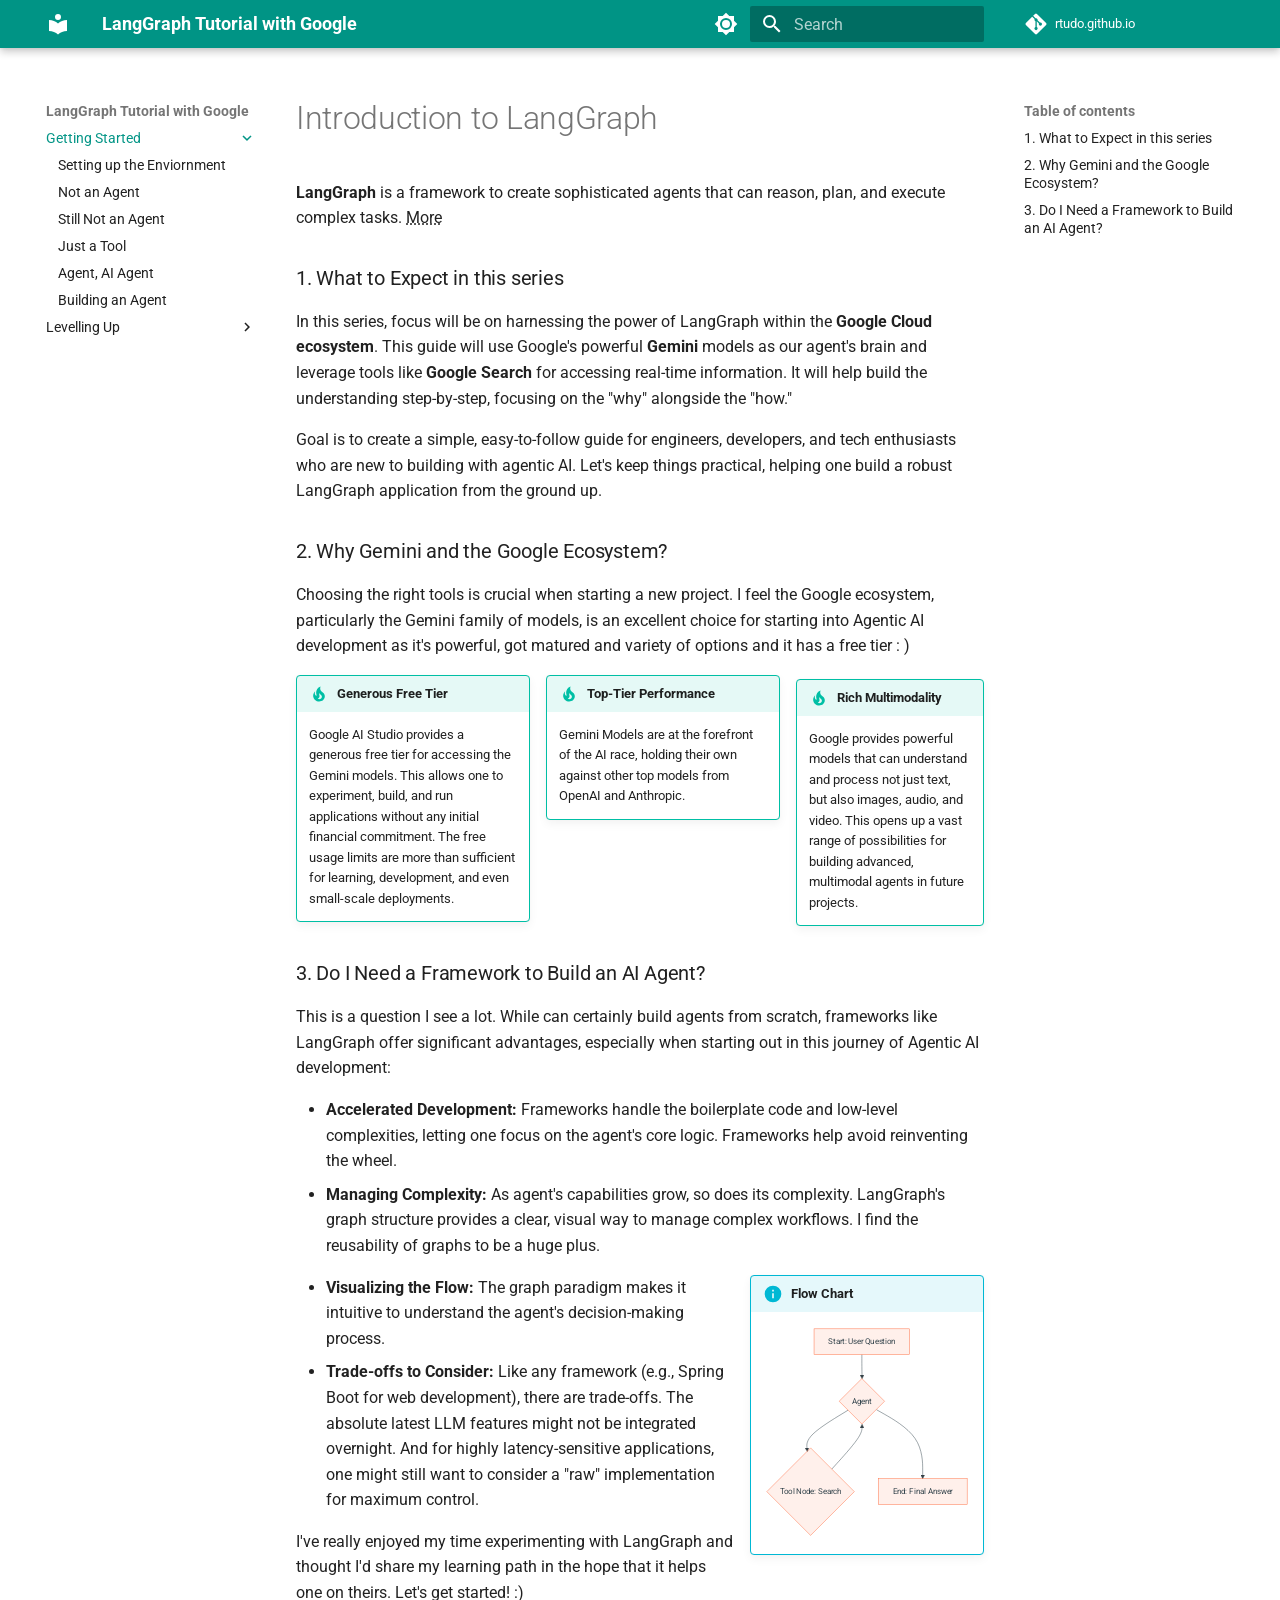
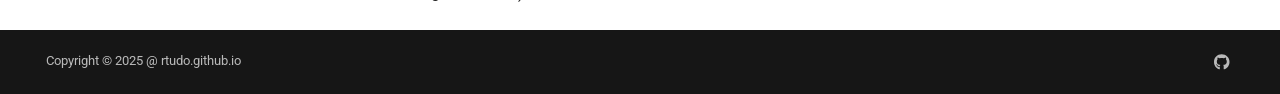
<file: ai/langgraph/index.html>
<!doctype html><html lang=en class=no-js> <head><meta charset=utf-8><meta name=viewport content="width=device-width,initial-scale=1"><meta name=description content="Technical write-ups for building ai agents with Gemini Models. Focus is on working code for langgraph within Google Ecosystem. An Alternative LangGraph Tutorial destination."><link href="https://rtudo.github.io/ai/langgraph/" rel="canonical"><link href=setup/ rel=next><link rel=icon href=../../assets/favicon.png><meta name=generator content="mkdocs-1.6.1, mkdocs-material-9.6.15"><title>Introduction - LangGraph Tutorial with Google</title><link rel=stylesheet href=../../assets/stylesheets/main.342714a4.min.css><link rel=stylesheet href=../../assets/stylesheets/palette.06af60db.min.css><link rel="stylesheet" href="../../assets/external/fonts.googleapis.com/css.49ea35f2.css"><style>:root{--md-text-font:"Roboto";--md-code-font:"Roboto Mono"}</style><link rel=stylesheet href=stylesheets/extra.351ec7.min.css><script>__md_scope=new URL("../..",location),__md_hash=e=>[...e].reduce(((e,_)=>(e<<5)-e+_.charCodeAt(0)),0),__md_get=(e,_=localStorage,t=__md_scope)=>JSON.parse(_.getItem(t.pathname+"."+e)),__md_set=(e,_,t=localStorage,a=__md_scope)=>{try{t.setItem(a.pathname+"."+e,JSON.stringify(_))}catch(e){}}</script><script id=__analytics>function __md_analytics(){function e(){dataLayer.push(arguments)}window.dataLayer=window.dataLayer||[],e("js",new Date),e("config","G-RCP3K9WFF4"),document.addEventListener("DOMContentLoaded",(function(){document.forms.search&&document.forms.search.query.addEventListener("blur",(function(){this.value&&e("event","search",{search_term:this.value})}));document$.subscribe((function(){var t=document.forms.feedback;if(void 0!==t)for(var a of t.querySelectorAll("[type=submit]"))a.addEventListener("click",(function(a){a.preventDefault();var n=document.location.pathname,d=this.getAttribute("data-md-value");e("event","feedback",{page:n,data:d}),t.firstElementChild.disabled=!0;var r=t.querySelector(".md-feedback__note [data-md-value='"+d+"']");r&&(r.hidden=!1)})),t.hidden=!1})),location$.subscribe((function(t){e("config","G-RCP3K9WFF4",{page_path:t.pathname})}))}));var t=document.createElement("script");t.async=!0,t.src="https://www.googletagmanager.com/gtag/js?id=G-RCP3K9WFF4",document.getElementById("__analytics").insertAdjacentElement("afterEnd",t)}</script><script>"undefined"!=typeof __md_analytics&&__md_analytics()</script><meta property=og:type content=website><meta property=og:title content="Introduction - LangGraph Tutorial with Google"><meta property=og:description content="Technical write-ups for building ai agents with Gemini Models. Focus is on working code for langgraph within Google Ecosystem. An Alternative LangGraph Tutorial destination."><meta property=og:image content=https://rtudo.github.io/assets/images/social/ai/langgraph/index.png><meta property=og:image:type content=image/png><meta property=og:image:width content=1200><meta property=og:image:height content=630><meta content=https://rtudo.github.io/ai/langgraph/ property=og:url><meta name=twitter:card content=summary_large_image><meta name=twitter:title content="Introduction - LangGraph Tutorial with Google"><meta name=twitter:description content="Technical write-ups for building ai agents with Gemini Models. Focus is on working code for langgraph within Google Ecosystem. An Alternative LangGraph Tutorial destination."><meta name=twitter:image content=https://rtudo.github.io/assets/images/social/ai/langgraph/index.png></head> <body dir=ltr data-md-color-scheme=default data-md-color-primary=teal data-md-color-accent=deep-orange> <input class=md-toggle data-md-toggle=drawer type=checkbox id=__drawer autocomplete=off> <input class=md-toggle data-md-toggle=search type=checkbox id=__search autocomplete=off> <label class=md-overlay for=__drawer></label> <div data-md-component=skip> <a href=#introduction-to-langgraph class=md-skip> Skip to content </a> </div> <div data-md-component=announce> </div> <header class="md-header md-header--shadow" data-md-component=header> <nav class="md-header__inner md-grid" aria-label=Header> <a href=../.. title="LangGraph Tutorial with Google" class="md-header__button md-logo" aria-label="LangGraph Tutorial with Google" data-md-component=logo> <svg xmlns=http://www.w3.org/2000/svg viewbox="0 0 24 24"><path d="M12 8a3 3 0 0 0 3-3 3 3 0 0 0-3-3 3 3 0 0 0-3 3 3 3 0 0 0 3 3m0 3.54C9.64 9.35 6.5 8 3 8v11c3.5 0 6.64 1.35 9 3.54 2.36-2.19 5.5-3.54 9-3.54V8c-3.5 0-6.64 1.35-9 3.54"/></svg> </a> <label class="md-header__button md-icon" for=__drawer> <svg xmlns=http://www.w3.org/2000/svg viewbox="0 0 24 24"><path d="M3 6h18v2H3zm0 5h18v2H3zm0 5h18v2H3z"/></svg> </label> <div class=md-header__title data-md-component=header-title> <div class=md-header__ellipsis> <div class=md-header__topic> <span class=md-ellipsis> LangGraph Tutorial with Google </span> </div> <div class=md-header__topic data-md-component=header-topic> <span class=md-ellipsis> Introduction </span> </div> </div> </div> <form class=md-header__option data-md-component=palette> <input class=md-option data-md-color-media="(prefers-color-scheme: light)" data-md-color-scheme=default data-md-color-primary=teal data-md-color-accent=deep-orange aria-label="Switch to dark mode" type=radio name=__palette id=__palette_0> <label class="md-header__button md-icon" title="Switch to dark mode" for=__palette_1 hidden> <svg xmlns=http://www.w3.org/2000/svg viewbox="0 0 24 24"><path d="M12 8a4 4 0 0 0-4 4 4 4 0 0 0 4 4 4 4 0 0 0 4-4 4 4 0 0 0-4-4m0 10a6 6 0 0 1-6-6 6 6 0 0 1 6-6 6 6 0 0 1 6 6 6 6 0 0 1-6 6m8-9.31V4h-4.69L12 .69 8.69 4H4v4.69L.69 12 4 15.31V20h4.69L12 23.31 15.31 20H20v-4.69L23.31 12z"/></svg> </label> <input class=md-option data-md-color-media="(prefers-color-scheme: dark)" data-md-color-scheme=slate data-md-color-primary=blue-grey data-md-color-accent=lime aria-label="Switch to light mode" type=radio name=__palette id=__palette_1> <label class="md-header__button md-icon" title="Switch to light mode" for=__palette_0 hidden> <svg xmlns=http://www.w3.org/2000/svg viewbox="0 0 24 24"><path d="M12 18c-.89 0-1.74-.2-2.5-.55C11.56 16.5 13 14.42 13 12s-1.44-4.5-3.5-5.45C10.26 6.2 11.11 6 12 6a6 6 0 0 1 6 6 6 6 0 0 1-6 6m8-9.31V4h-4.69L12 .69 8.69 4H4v4.69L.69 12 4 15.31V20h4.69L12 23.31 15.31 20H20v-4.69L23.31 12z"/></svg> </label> </form> <script>var palette=__md_get("__palette");if(palette&&palette.color){if("(prefers-color-scheme)"===palette.color.media){var media=matchMedia("(prefers-color-scheme: light)"),input=document.querySelector(media.matches?"[data-md-color-media='(prefers-color-scheme: light)']":"[data-md-color-media='(prefers-color-scheme: dark)']");palette.color.media=input.getAttribute("data-md-color-media"),palette.color.scheme=input.getAttribute("data-md-color-scheme"),palette.color.primary=input.getAttribute("data-md-color-primary"),palette.color.accent=input.getAttribute("data-md-color-accent")}for(var[key,value]of Object.entries(palette.color))document.body.setAttribute("data-md-color-"+key,value)}</script> <label class="md-header__button md-icon" for=__search> <svg xmlns=http://www.w3.org/2000/svg viewbox="0 0 24 24"><path d="M9.5 3A6.5 6.5 0 0 1 16 9.5c0 1.61-.59 3.09-1.56 4.23l.27.27h.79l5 5-1.5 1.5-5-5v-.79l-.27-.27A6.52 6.52 0 0 1 9.5 16 6.5 6.5 0 0 1 3 9.5 6.5 6.5 0 0 1 9.5 3m0 2C7 5 5 7 5 9.5S7 14 9.5 14 14 12 14 9.5 12 5 9.5 5"/></svg> </label> <div class=md-search data-md-component=search role=dialog> <label class=md-search__overlay for=__search></label> <div class=md-search__inner role=search> <form class=md-search__form name=search> <input type=text class=md-search__input name=query aria-label=Search placeholder=Search autocapitalize=off autocorrect=off autocomplete=off spellcheck=false data-md-component=search-query required> <label class="md-search__icon md-icon" for=__search> <svg xmlns=http://www.w3.org/2000/svg viewbox="0 0 24 24"><path d="M9.5 3A6.5 6.5 0 0 1 16 9.5c0 1.61-.59 3.09-1.56 4.23l.27.27h.79l5 5-1.5 1.5-5-5v-.79l-.27-.27A6.52 6.52 0 0 1 9.5 16 6.5 6.5 0 0 1 3 9.5 6.5 6.5 0 0 1 9.5 3m0 2C7 5 5 7 5 9.5S7 14 9.5 14 14 12 14 9.5 12 5 9.5 5"/></svg> <svg xmlns=http://www.w3.org/2000/svg viewbox="0 0 24 24"><path d="M20 11v2H8l5.5 5.5-1.42 1.42L4.16 12l7.92-7.92L13.5 5.5 8 11z"/></svg> </label> <nav class=md-search__options aria-label=Search> <a href=javascript:void(0) class="md-search__icon md-icon" title=Share aria-label=Share data-clipboard data-clipboard-text data-md-component=search-share tabindex=-1> <svg xmlns=http://www.w3.org/2000/svg viewbox="0 0 24 24"><path d="M18 16.08c-.76 0-1.44.3-1.96.77L8.91 12.7c.05-.23.09-.46.09-.7s-.04-.47-.09-.7l7.05-4.11c.54.5 1.25.81 2.04.81a3 3 0 0 0 3-3 3 3 0 0 0-3-3 3 3 0 0 0-3 3c0 .24.04.47.09.7L8.04 9.81C7.5 9.31 6.79 9 6 9a3 3 0 0 0-3 3 3 3 0 0 0 3 3c.79 0 1.5-.31 2.04-.81l7.12 4.15c-.05.21-.08.43-.08.66 0 1.61 1.31 2.91 2.92 2.91s2.92-1.3 2.92-2.91A2.92 2.92 0 0 0 18 16.08"/></svg> </a> <button type=reset class="md-search__icon md-icon" title=Clear aria-label=Clear tabindex=-1> <svg xmlns=http://www.w3.org/2000/svg viewbox="0 0 24 24"><path d="M19 6.41 17.59 5 12 10.59 6.41 5 5 6.41 10.59 12 5 17.59 6.41 19 12 13.41 17.59 19 19 17.59 13.41 12z"/></svg> </button> </nav> <div class=md-search__suggest data-md-component=search-suggest></div> </form> <div class=md-search__output> <div class=md-search__scrollwrap tabindex=0 data-md-scrollfix> <div class=md-search-result data-md-component=search-result> <div class=md-search-result__meta> Initializing search </div> <ol class=md-search-result__list role=presentation></ol> </div> </div> </div> </div> </div> <div class=md-header__source> <a href="https://github.com/rtudo/rtudo.github.io" title="Go to repository" class="md-source" data-md-component="source"> <div class="md-source__icon md-icon"> <svg xmlns=http://www.w3.org/2000/svg viewbox="0 0 448 512"><!-- Font Awesome Free 6.7.2 by @fontawesome - https://fontawesome.com License - https://fontawesome.com/license/free (Icons: CC BY 4.0, Fonts: SIL OFL 1.1, Code: MIT License) Copyright 2024 Fonticons, Inc.--><path d="M439.55 236.05 244 40.45a28.87 28.87 0 0 0-40.81 0l-40.66 40.63 51.52 51.52c27.06-9.14 52.68 16.77 43.39 43.68l49.66 49.66c34.23-11.8 61.18 31 35.47 56.69-26.49 26.49-70.21-2.87-56-37.34L240.22 199v121.85c25.3 12.54 22.26 41.85 9.08 55a34.34 34.34 0 0 1-48.55 0c-17.57-17.6-11.07-46.91 11.25-56v-123c-20.8-8.51-24.6-30.74-18.64-45L142.57 101 8.45 235.14a28.86 28.86 0 0 0 0 40.81l195.61 195.6a28.86 28.86 0 0 0 40.8 0l194.69-194.69a28.86 28.86 0 0 0 0-40.81"/></svg> </div> <div class=md-source__repository> rtudo.github.io </div> </a> </div> </nav> </header> <div class=md-container data-md-component=container> <main class=md-main data-md-component=main> <div class="md-main__inner md-grid"> <div class="md-sidebar md-sidebar--primary" data-md-component=sidebar data-md-type=navigation> <div class=md-sidebar__scrollwrap> <div class=md-sidebar__inner> <nav class="md-nav md-nav--primary" aria-label=Navigation data-md-level=0> <label class=md-nav__title for=__drawer> <a href=../.. title="LangGraph Tutorial with Google" class="md-nav__button md-logo" aria-label="LangGraph Tutorial with Google" data-md-component=logo> <svg xmlns=http://www.w3.org/2000/svg viewbox="0 0 24 24"><path d="M12 8a3 3 0 0 0 3-3 3 3 0 0 0-3-3 3 3 0 0 0-3 3 3 3 0 0 0 3 3m0 3.54C9.64 9.35 6.5 8 3 8v11c3.5 0 6.64 1.35 9 3.54 2.36-2.19 5.5-3.54 9-3.54V8c-3.5 0-6.64 1.35-9 3.54"/></svg> </a> LangGraph Tutorial with Google </label> <div class=md-nav__source> <a href="https://github.com/rtudo/rtudo.github.io" title="Go to repository" class="md-source" data-md-component="source"> <div class="md-source__icon md-icon"> <svg xmlns=http://www.w3.org/2000/svg viewbox="0 0 448 512"><!-- Font Awesome Free 6.7.2 by @fontawesome - https://fontawesome.com License - https://fontawesome.com/license/free (Icons: CC BY 4.0, Fonts: SIL OFL 1.1, Code: MIT License) Copyright 2024 Fonticons, Inc.--><path d="M439.55 236.05 244 40.45a28.87 28.87 0 0 0-40.81 0l-40.66 40.63 51.52 51.52c27.06-9.14 52.68 16.77 43.39 43.68l49.66 49.66c34.23-11.8 61.18 31 35.47 56.69-26.49 26.49-70.21-2.87-56-37.34L240.22 199v121.85c25.3 12.54 22.26 41.85 9.08 55a34.34 34.34 0 0 1-48.55 0c-17.57-17.6-11.07-46.91 11.25-56v-123c-20.8-8.51-24.6-30.74-18.64-45L142.57 101 8.45 235.14a28.86 28.86 0 0 0 0 40.81l195.61 195.6a28.86 28.86 0 0 0 40.8 0l194.69-194.69a28.86 28.86 0 0 0 0-40.81"/></svg> </div> <div class=md-source__repository> rtudo.github.io </div> </a> </div> <ul class=md-nav__list data-md-scrollfix> <li class="md-nav__item md-nav__item--active md-nav__item--nested"> <input class="md-nav__toggle md-toggle " type=checkbox id=__nav_1 checked> <div class="md-nav__link md-nav__container"> <a href=./ class="md-nav__link md-nav__link--active"> <span class=md-ellipsis> Getting Started </span> </a> <label class="md-nav__link md-nav__link--active" for=__nav_1 id=__nav_1_label tabindex=0> <span class="md-nav__icon md-icon"></span> </label> </div> <nav class=md-nav data-md-level=1 aria-labelledby=__nav_1_label aria-expanded=true> <label class=md-nav__title for=__nav_1> <span class="md-nav__icon md-icon"></span> Getting Started </label> <ul class=md-nav__list data-md-scrollfix> <li class=md-nav__item> <a href=setup/ class=md-nav__link> <span class=md-ellipsis> Setting up the Enviornment </span> </a> </li> <li class=md-nav__item> <a href=not-an-agent/ class=md-nav__link> <span class=md-ellipsis> Not an Agent </span> </a> </li> <li class=md-nav__item> <a href=still-not-an-agent/ class=md-nav__link> <span class=md-ellipsis> Still Not an Agent </span> </a> </li> <li class=md-nav__item> <a href=just-a-tool/ class=md-nav__link> <span class=md-ellipsis> Just a Tool </span> </a> </li> <li class=md-nav__item> <a href=agent-007/ class=md-nav__link> <span class=md-ellipsis> Agent, AI Agent </span> </a> </li> <li class=md-nav__item> <a href=building-an-agent/ class=md-nav__link> <span class=md-ellipsis> Building an Agent </span> </a> </li> </ul> </nav> </li> <li class="md-nav__item md-nav__item--nested"> <input class="md-nav__toggle md-toggle " type=checkbox id=__nav_2> <label class=md-nav__link for=__nav_2 id=__nav_2_label tabindex=0> <span class=md-ellipsis> Levelling Up </span> <span class="md-nav__icon md-icon"></span> </label> <nav class=md-nav data-md-level=1 aria-labelledby=__nav_2_label aria-expanded=false> <label class=md-nav__title for=__nav_2> <span class="md-nav__icon md-icon"></span> Levelling Up </label> <ul class=md-nav__list data-md-scrollfix> <li class=md-nav__item> <a href=agent-with-memory/ class=md-nav__link> <span class=md-ellipsis> Agent with Memory </span> </a> </li> <li class=md-nav__item> <a href=agent-with-human-assistance/ class=md-nav__link> <span class=md-ellipsis> Agent with Human Assistance </span> </a> </li> <li class=md-nav__item> <a href=advance-state-management/ class=md-nav__link> <span class=md-ellipsis> Advance State Management </span> </a> </li> </ul> </nav> </li> </ul> </nav> </div> </div> </div> <div class="md-sidebar md-sidebar--secondary" data-md-component=sidebar data-md-type=toc> <div class=md-sidebar__scrollwrap> <div class=md-sidebar__inner> <nav class="md-nav md-nav--secondary" aria-label="Table of contents"> <label class=md-nav__title for=__toc> <span class="md-nav__icon md-icon"></span> Table of contents </label> <ul class=md-nav__list data-md-component=toc data-md-scrollfix> <li class=md-nav__item> <a href=#1-what-to-expect-in-this-series class=md-nav__link> <span class=md-ellipsis> 1. What to Expect in this series </span> </a> </li> <li class=md-nav__item> <a href=#2-why-gemini-and-the-google-ecosystem class=md-nav__link> <span class=md-ellipsis> 2. Why Gemini and the Google Ecosystem? </span> </a> </li> <li class=md-nav__item> <a href=#3-do-i-need-a-framework-to-build-an-ai-agent class=md-nav__link> <span class=md-ellipsis> 3. Do I Need a Framework to Build an AI Agent? </span> </a> </li> </ul> </nav> </div> </div> </div> <div class=md-content data-md-component=content> <article class="md-content__inner md-typeset"> <h1 id=introduction-to-langgraph>Introduction to LangGraph<a class=headerlink href=#introduction-to-langgraph title="Permanent link">&para;</a></h1> <p><strong>LangGraph</strong> is a framework to create sophisticated agents that can reason, plan, and execute complex tasks. <span class=hover-trigger> More <span class=hover-box> <strong>LangGraph</strong> is a powerful framework for building stateful, multi-actor applications with Large Language Models (LLMs). It’s built on top of LangChain and allows one to define their agent's workflow as a graph. Think of each <strong>node</strong> in the graph as a step in a flowchart (a function or a tool) and the <strong>edges</strong> as the paths or decisions that connect these steps. This structure gives explicit, programmatic control over agent's reasoning process, making it easier to build, debug, and maintain. </span> </span></p> <h3 id=1-what-to-expect-in-this-series>1. What to Expect in this series<a class=headerlink href=#1-what-to-expect-in-this-series title="Permanent link">&para;</a></h3> <p>In this series, focus will be on harnessing the power of LangGraph within the <strong>Google Cloud ecosystem</strong>. This guide will use Google's powerful <strong>Gemini</strong> models as our agent's brain and leverage tools like <strong>Google Search</strong> for accessing real-time information. It will help build the understanding step-by-step, focusing on the "why" alongside the "how."</p> <p>Goal is to create a simple, easy-to-follow guide for engineers, developers, and tech enthusiasts who are new to building with agentic AI. Let's keep things practical, helping one build a robust LangGraph application from the ground up.</p> <h3 id=2-why-gemini-and-the-google-ecosystem>2. Why Gemini and the Google Ecosystem?<a class=headerlink href=#2-why-gemini-and-the-google-ecosystem title="Permanent link">&para;</a></h3> <p>Choosing the right tools is crucial when starting a new project. I feel the Google ecosystem, particularly the Gemini family of models, is an excellent choice for starting into Agentic AI development as it's powerful, got matured and variety of options and it has a free tier : ) </p> <div class="admonition tip inline"> <p class=admonition-title>Generous Free Tier</p> <p>Google AI Studio provides a generous free tier for accessing the Gemini models. This allows one to experiment, build, and run applications without any initial financial commitment. The free usage limits are more than sufficient for learning, development, and even small-scale deployments.</p> </div> <div class="admonition tip inline"> <p class=admonition-title>Top-Tier Performance</p> <p>Gemini Models are at the forefront of the AI race, holding their own against other top models from OpenAI and Anthropic. </p> </div> <div class="admonition tip end"> <p class=admonition-title>Rich Multimodality</p> <p>Google provides powerful models that can understand and process not just text, but also images, audio, and video. This opens up a vast range of possibilities for building advanced, multimodal agents in future projects.</p> </div> <h3 id=3-do-i-need-a-framework-to-build-an-ai-agent>3. Do I Need a Framework to Build an AI Agent?<a class=headerlink href=#3-do-i-need-a-framework-to-build-an-ai-agent title="Permanent link">&para;</a></h3> <p>This is a question I see a lot. While can certainly build agents from scratch, frameworks like LangGraph offer significant advantages, especially when starting out in this journey of Agentic AI development:</p> <ul> <li><strong>Accelerated Development:</strong> Frameworks handle the boilerplate code and low-level complexities, letting one focus on the agent's core logic. Frameworks help avoid reinventing the wheel.</li> <li><strong>Managing Complexity:</strong> As agent's capabilities grow, so does its complexity. LangGraph's graph structure provides a clear, visual way to manage complex workflows. I find the reusability of graphs to be a huge plus.</li> </ul> <div class="admonition info inline end"> <p class=admonition-title>Flow Chart</p> <pre class=mermaid><code>graph TD
    A[Start: User Question] --&gt; B{Agent};
    B --&gt; C{Tool Node: Search};
    C --&gt; B;
    B --&gt; D[End: Final Answer];</code></pre> </div> <ul> <li><strong>Visualizing the Flow:</strong> The graph paradigm makes it intuitive to understand the agent's decision-making process. </li> <li><strong>Trade-offs to Consider:</strong> Like any framework (e.g., Spring Boot for web development), there are trade-offs. The absolute latest LLM features might not be integrated overnight. And for highly latency-sensitive applications, one might still want to consider a "raw" implementation for maximum control.</li> </ul> <p>I've really enjoyed my time experimenting with LangGraph and thought I'd share my learning path in the hope that it helps one on theirs. Let's get started! :)</p> </article> </div> <script>var tabs=__md_get("__tabs");if(Array.isArray(tabs))e:for(var set of document.querySelectorAll(".tabbed-set")){var labels=set.querySelector(".tabbed-labels");for(var tab of tabs)for(var label of labels.getElementsByTagName("label"))if(label.innerText.trim()===tab){var input=document.getElementById(label.htmlFor);input.checked=!0;continue e}}</script> <script>var target=document.getElementById(location.hash.slice(1));target&&target.name&&(target.checked=target.name.startsWith("__tabbed_"))</script> </div> <button type=button class="md-top md-icon" data-md-component=top hidden> <svg xmlns=http://www.w3.org/2000/svg viewbox="0 0 24 24"><path d="M13 20h-2V8l-5.5 5.5-1.42-1.42L12 4.16l7.92 7.92-1.42 1.42L13 8z"/></svg> Back to top </button> </main> <footer class=md-footer> <div class="md-footer-meta md-typeset"> <div class="md-footer-meta__inner md-grid"> <div class=md-copyright> <div class=md-copyright__highlight> Copyright &copy; 2025 @ rtudo.github.io </div> </div> <div class=md-social> <a href="https://github.com/rtudo/rtudo.github.io" target="_blank" rel="noopener" title="GitHub" class="md-social__link"> <svg xmlns=http://www.w3.org/2000/svg viewbox="0 0 496 512"><!-- Font Awesome Free 6.7.2 by @fontawesome - https://fontawesome.com License - https://fontawesome.com/license/free (Icons: CC BY 4.0, Fonts: SIL OFL 1.1, Code: MIT License) Copyright 2024 Fonticons, Inc.--><path d="M165.9 397.4c0 2-2.3 3.6-5.2 3.6-3.3.3-5.6-1.3-5.6-3.6 0-2 2.3-3.6 5.2-3.6 3-.3 5.6 1.3 5.6 3.6m-31.1-4.5c-.7 2 1.3 4.3 4.3 4.9 2.6 1 5.6 0 6.2-2s-1.3-4.3-4.3-5.2c-2.6-.7-5.5.3-6.2 2.3m44.2-1.7c-2.9.7-4.9 2.6-4.6 4.9.3 2 2.9 3.3 5.9 2.6 2.9-.7 4.9-2.6 4.6-4.6-.3-1.9-3-3.2-5.9-2.9M244.8 8C106.1 8 0 113.3 0 252c0 110.9 69.8 205.8 169.5 239.2 12.8 2.3 17.3-5.6 17.3-12.1 0-6.2-.3-40.4-.3-61.4 0 0-70 15-84.7-29.8 0 0-11.4-29.1-27.8-36.6 0 0-22.9-15.7 1.6-15.4 0 0 24.9 2 38.6 25.8 21.9 38.6 58.6 27.5 72.9 20.9 2.3-16 8.8-27.1 16-33.7-55.9-6.2-112.3-14.3-112.3-110.5 0-27.5 7.6-41.3 23.6-58.9-2.6-6.5-11.1-33.3 2.6-67.9 20.9-6.5 69 27 69 27 20-5.6 41.5-8.5 62.8-8.5s42.8 2.9 62.8 8.5c0 0 48.1-33.6 69-27 13.7 34.7 5.2 61.4 2.6 67.9 16 17.7 25.8 31.5 25.8 58.9 0 96.5-58.9 104.2-114.8 110.5 9.2 7.9 17 22.9 17 46.4 0 33.7-.3 75.4-.3 83.6 0 6.5 4.6 14.4 17.3 12.1C428.2 457.8 496 362.9 496 252 496 113.3 383.5 8 244.8 8M97.2 352.9c-1.3 1-1 3.3.7 5.2 1.6 1.6 3.9 2.3 5.2 1 1.3-1 1-3.3-.7-5.2-1.6-1.6-3.9-2.3-5.2-1m-10.8-8.1c-.7 1.3.3 2.9 2.3 3.9 1.6 1 3.6.7 4.3-.7.7-1.3-.3-2.9-2.3-3.9-2-.6-3.6-.3-4.3.7m32.4 35.6c-1.6 1.3-1 4.3 1.3 6.2 2.3 2.3 5.2 2.6 6.5 1 1.3-1.3.7-4.3-1.3-6.2-2.2-2.3-5.2-2.6-6.5-1m-11.4-14.7c-1.6 1-1.6 3.6 0 5.9s4.3 3.3 5.6 2.3c1.6-1.3 1.6-3.9 0-6.2-1.4-2.3-4-3.3-5.6-2"/></svg> </a> </div> </div> </div> </footer> </div> <div class=md-dialog data-md-component=dialog> <div class="md-dialog__inner md-typeset"></div> </div> <script id=__config type=application/json>{"base": "../..", "features": ["navigation.indexes", "content.code.copy", "content.code.annotate", "content.tabs.link", "header.autohide", "search.highlight", "search.suggest", "search.share", "sticky.tabs", "content.tooltips", "navigation.top", "navigation.tracking", "toc.follow"], "search": "../../assets/javascripts/workers/search.d50fe291.min.js", "tags": null, "translations": {"clipboard.copied": "Copied to clipboard", "clipboard.copy": "Copy to clipboard", "search.result.more.one": "1 more on this page", "search.result.more.other": "# more on this page", "search.result.none": "No matching documents", "search.result.one": "1 matching document", "search.result.other": "# matching documents", "search.result.placeholder": "Type to start searching", "search.result.term.missing": "Missing", "select.version": "Select version"}, "version": null}</script> <script src=../../assets/javascripts/bundle.56ea9cef.min.js></script> <script src=js/tooltip.190725.min.js></script> </body> </html>
</file>
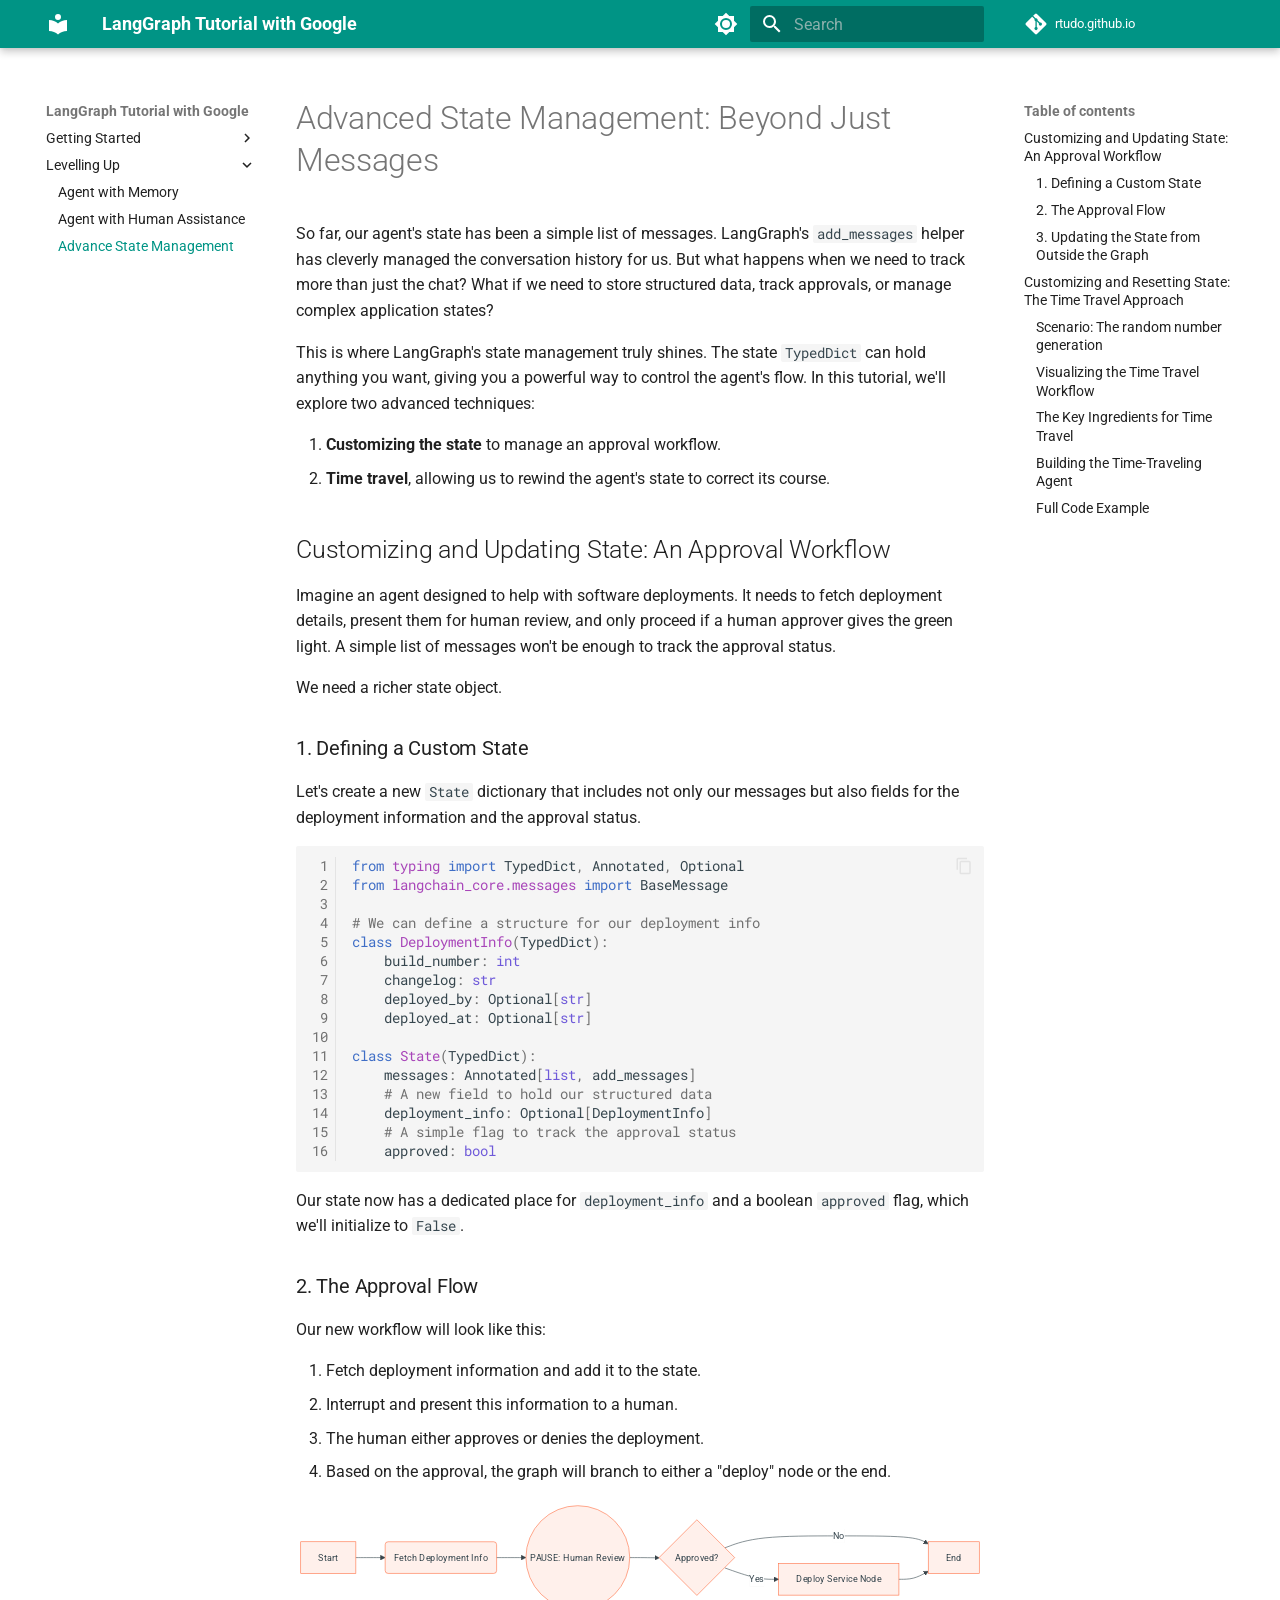
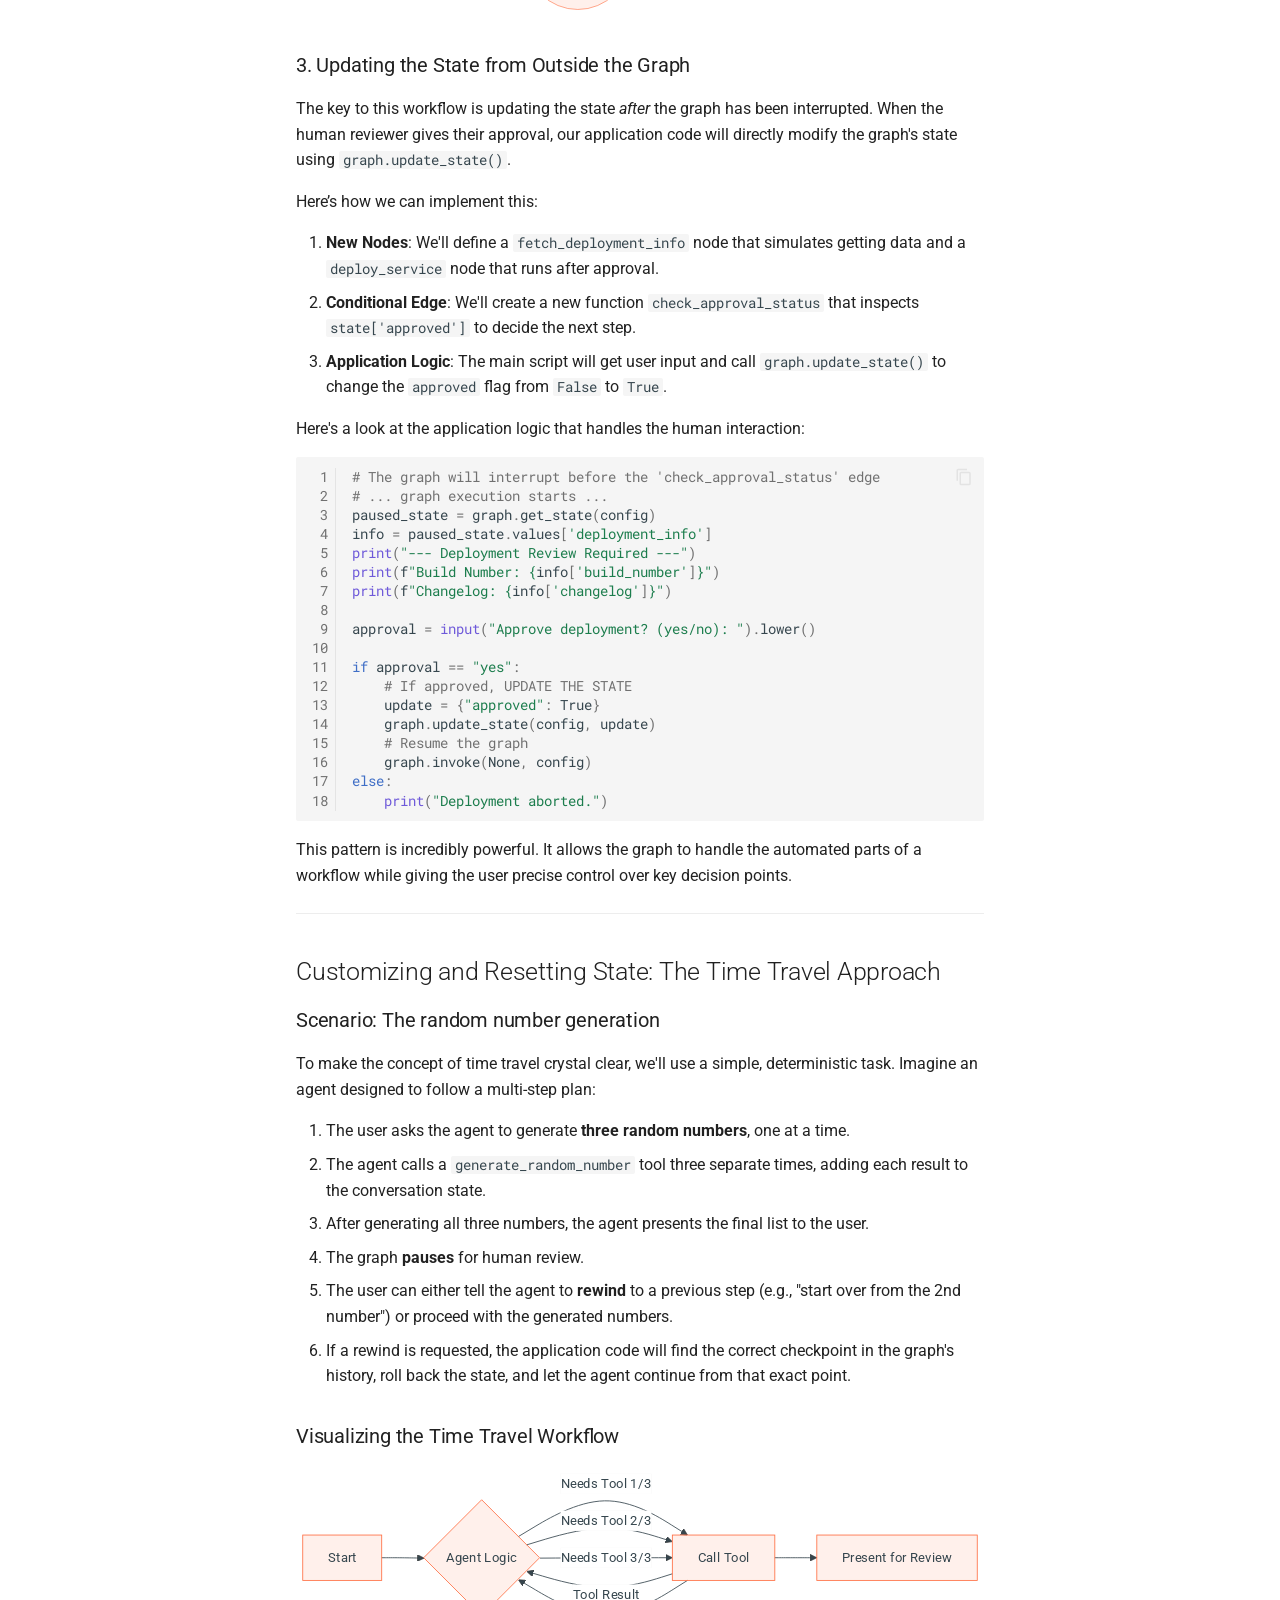
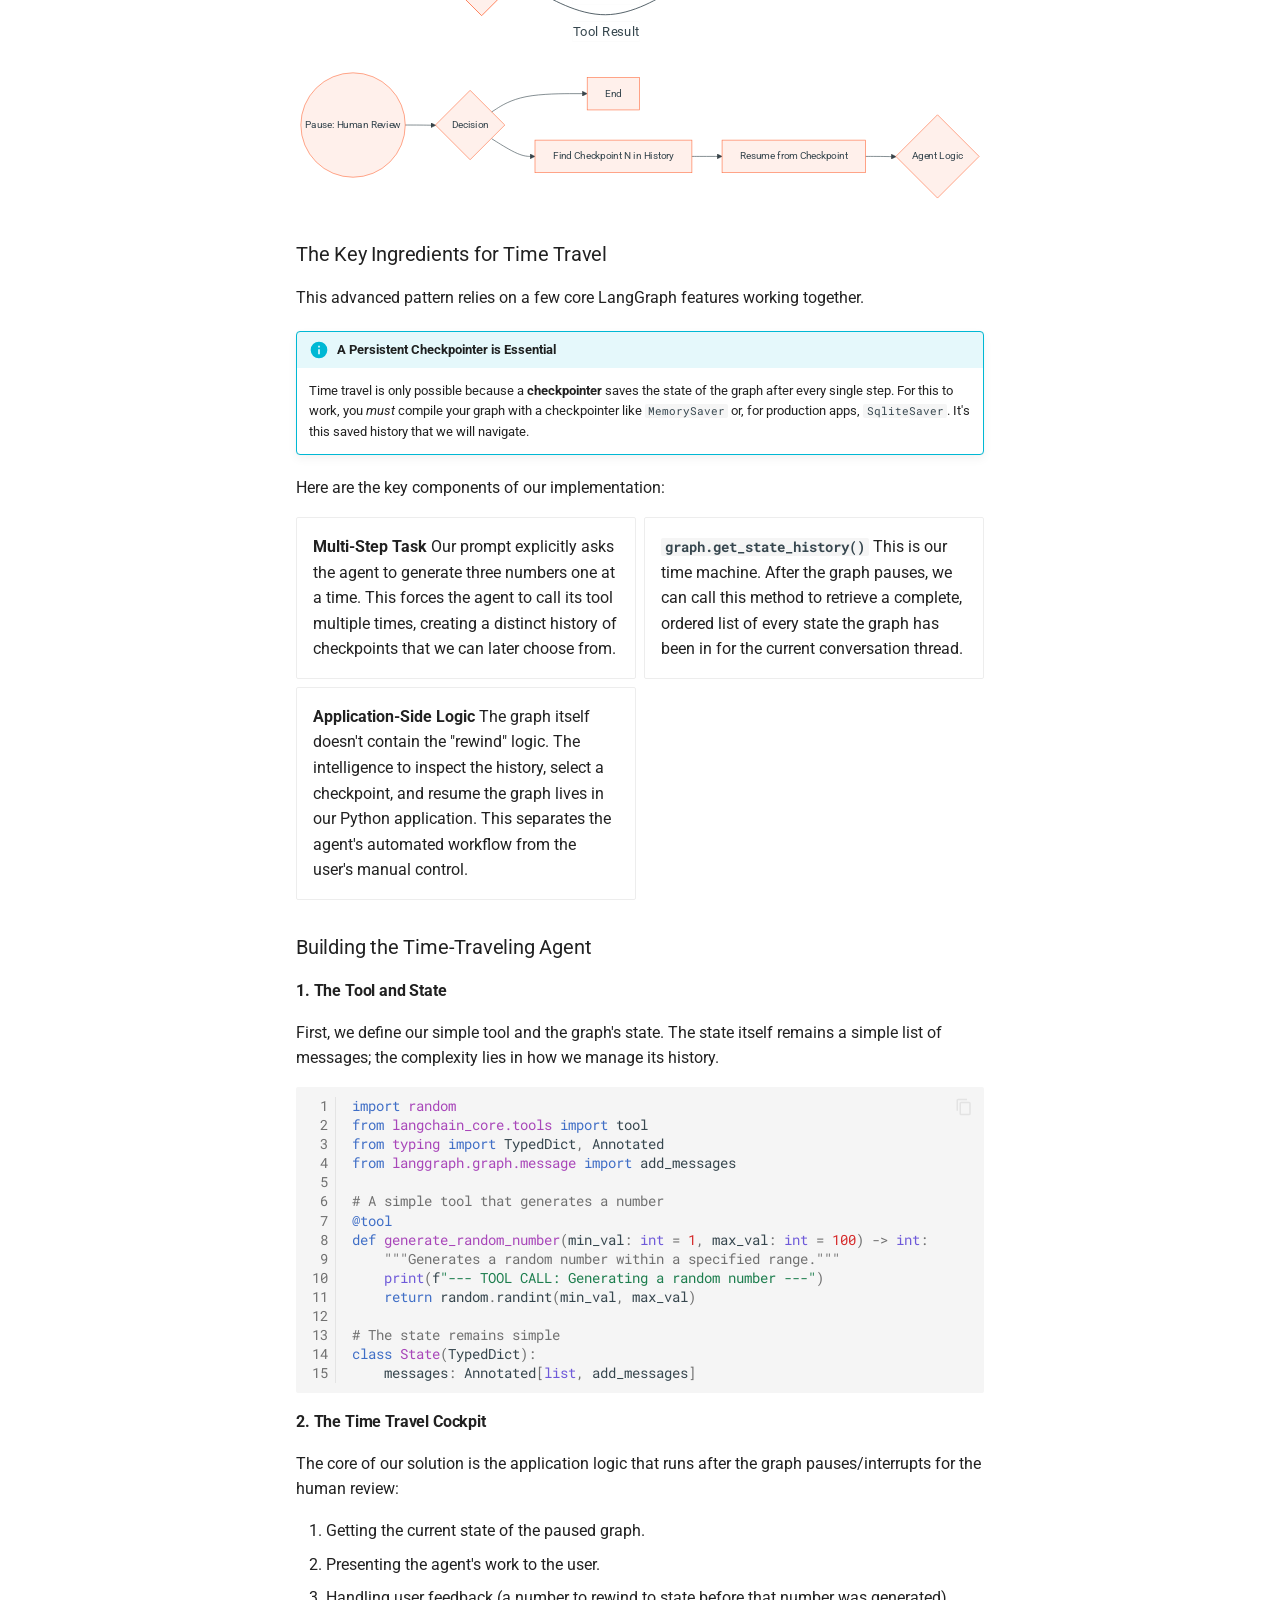
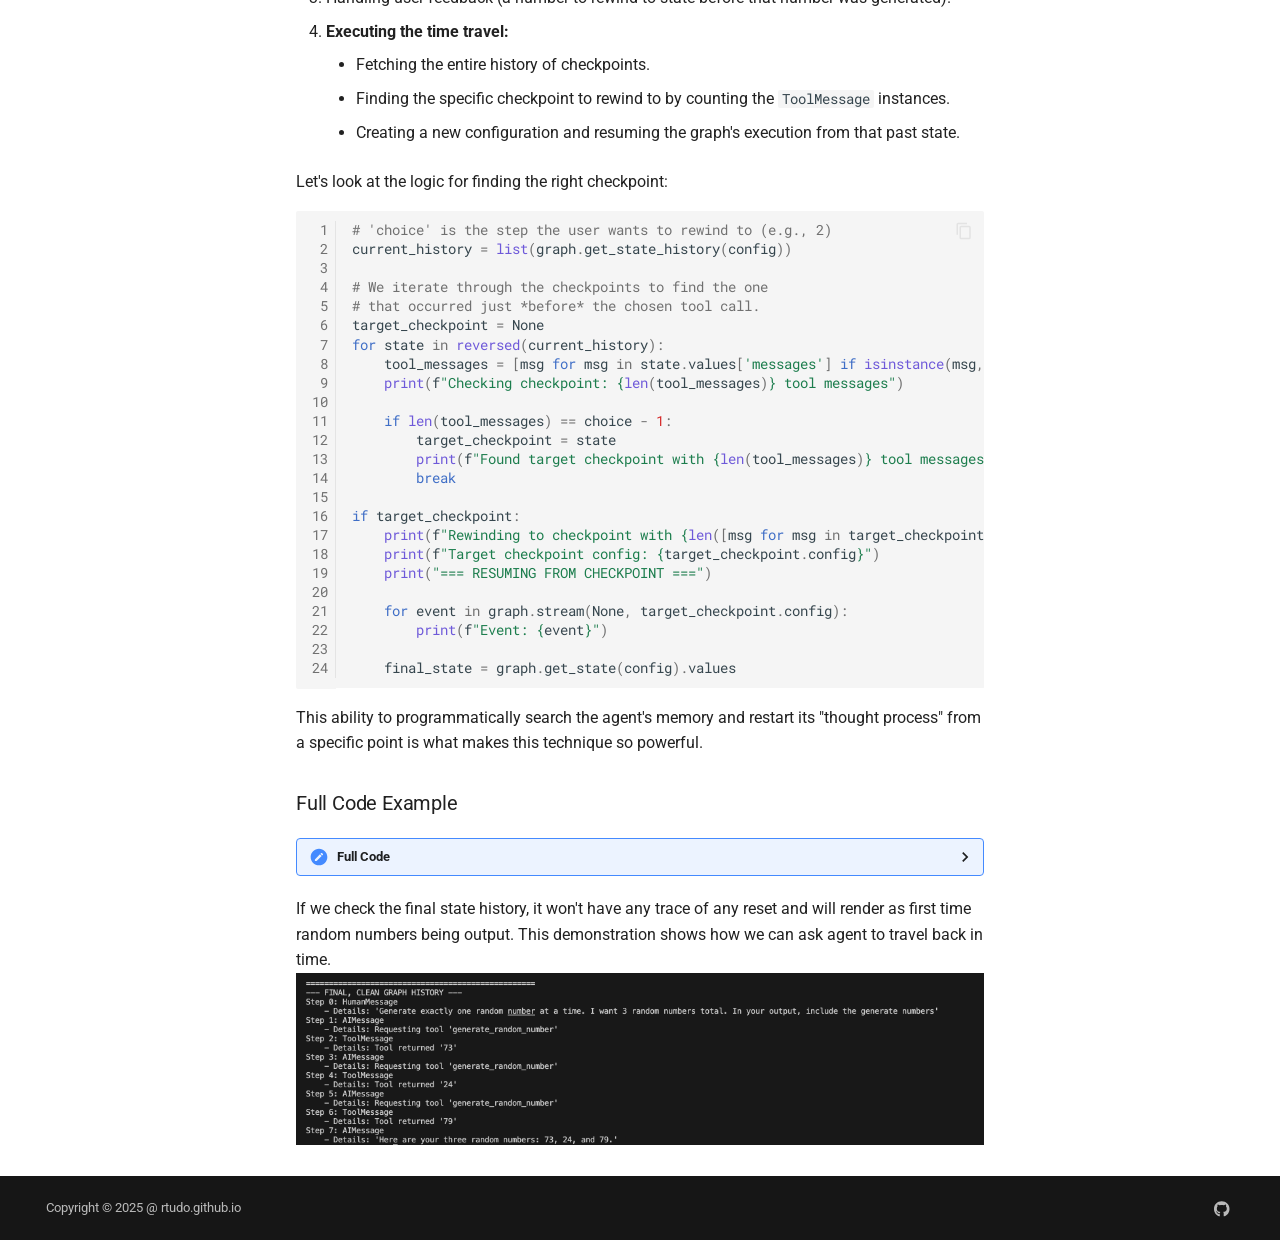
<file: ai/langgraph/advance-state-management/index.html>
<!doctype html><html lang=en class=no-js> <head><meta charset=utf-8><meta name=viewport content="width=device-width,initial-scale=1"><meta name=description content="Technical write-ups for building ai agents with Gemini Models. Focus is on working code for langgraph within Google Ecosystem. An Alternative LangGraph Tutorial destination."><link href="https://rtudo.github.io/ai/langgraph/advance-state-management/" rel="canonical"><link href=../agent-with-human-assistance/ rel=prev><link rel=icon href=../../../assets/favicon.png><meta name=generator content="mkdocs-1.6.1, mkdocs-material-9.6.15"><title>Advance State Management - LangGraph Tutorial with Google</title><link rel=stylesheet href=../../../assets/stylesheets/main.342714a4.min.css><link rel=stylesheet href=../../../assets/stylesheets/palette.06af60db.min.css><link rel="stylesheet" href="../../../assets/external/fonts.googleapis.com/css.49ea35f2.css"><style>:root{--md-text-font:"Roboto";--md-code-font:"Roboto Mono"}</style><link rel=stylesheet href=../stylesheets/extra.351ec7.min.css><script>__md_scope=new URL("../../..",location),__md_hash=e=>[...e].reduce(((e,_)=>(e<<5)-e+_.charCodeAt(0)),0),__md_get=(e,_=localStorage,t=__md_scope)=>JSON.parse(_.getItem(t.pathname+"."+e)),__md_set=(e,_,t=localStorage,a=__md_scope)=>{try{t.setItem(a.pathname+"."+e,JSON.stringify(_))}catch(e){}}</script><script id=__analytics>function __md_analytics(){function e(){dataLayer.push(arguments)}window.dataLayer=window.dataLayer||[],e("js",new Date),e("config","G-RCP3K9WFF4"),document.addEventListener("DOMContentLoaded",(function(){document.forms.search&&document.forms.search.query.addEventListener("blur",(function(){this.value&&e("event","search",{search_term:this.value})}));document$.subscribe((function(){var t=document.forms.feedback;if(void 0!==t)for(var a of t.querySelectorAll("[type=submit]"))a.addEventListener("click",(function(a){a.preventDefault();var n=document.location.pathname,d=this.getAttribute("data-md-value");e("event","feedback",{page:n,data:d}),t.firstElementChild.disabled=!0;var r=t.querySelector(".md-feedback__note [data-md-value='"+d+"']");r&&(r.hidden=!1)})),t.hidden=!1})),location$.subscribe((function(t){e("config","G-RCP3K9WFF4",{page_path:t.pathname})}))}));var t=document.createElement("script");t.async=!0,t.src="https://www.googletagmanager.com/gtag/js?id=G-RCP3K9WFF4",document.getElementById("__analytics").insertAdjacentElement("afterEnd",t)}</script><script>"undefined"!=typeof __md_analytics&&__md_analytics()</script><meta property=og:type content=website><meta property=og:title content="Advance State Management - LangGraph Tutorial with Google"><meta property=og:description content="Technical write-ups for building ai agents with Gemini Models. Focus is on working code for langgraph within Google Ecosystem. An Alternative LangGraph Tutorial destination."><meta property=og:image content=https://rtudo.github.io/assets/images/social/ai/langgraph/advance-state-management.png><meta property=og:image:type content=image/png><meta property=og:image:width content=1200><meta property=og:image:height content=630><meta content=https://rtudo.github.io/ai/langgraph/advance-state-management/ property=og:url><meta name=twitter:card content=summary_large_image><meta name=twitter:title content="Advance State Management - LangGraph Tutorial with Google"><meta name=twitter:description content="Technical write-ups for building ai agents with Gemini Models. Focus is on working code for langgraph within Google Ecosystem. An Alternative LangGraph Tutorial destination."><meta name=twitter:image content=https://rtudo.github.io/assets/images/social/ai/langgraph/advance-state-management.png></head> <body dir=ltr data-md-color-scheme=default data-md-color-primary=teal data-md-color-accent=deep-orange> <input class=md-toggle data-md-toggle=drawer type=checkbox id=__drawer autocomplete=off> <input class=md-toggle data-md-toggle=search type=checkbox id=__search autocomplete=off> <label class=md-overlay for=__drawer></label> <div data-md-component=skip> <a href=#advanced-state-management-beyond-just-messages class=md-skip> Skip to content </a> </div> <div data-md-component=announce> </div> <header class="md-header md-header--shadow" data-md-component=header> <nav class="md-header__inner md-grid" aria-label=Header> <a href=../../.. title="LangGraph Tutorial with Google" class="md-header__button md-logo" aria-label="LangGraph Tutorial with Google" data-md-component=logo> <svg xmlns=http://www.w3.org/2000/svg viewbox="0 0 24 24"><path d="M12 8a3 3 0 0 0 3-3 3 3 0 0 0-3-3 3 3 0 0 0-3 3 3 3 0 0 0 3 3m0 3.54C9.64 9.35 6.5 8 3 8v11c3.5 0 6.64 1.35 9 3.54 2.36-2.19 5.5-3.54 9-3.54V8c-3.5 0-6.64 1.35-9 3.54"/></svg> </a> <label class="md-header__button md-icon" for=__drawer> <svg xmlns=http://www.w3.org/2000/svg viewbox="0 0 24 24"><path d="M3 6h18v2H3zm0 5h18v2H3zm0 5h18v2H3z"/></svg> </label> <div class=md-header__title data-md-component=header-title> <div class=md-header__ellipsis> <div class=md-header__topic> <span class=md-ellipsis> LangGraph Tutorial with Google </span> </div> <div class=md-header__topic data-md-component=header-topic> <span class=md-ellipsis> Advance State Management </span> </div> </div> </div> <form class=md-header__option data-md-component=palette> <input class=md-option data-md-color-media="(prefers-color-scheme: light)" data-md-color-scheme=default data-md-color-primary=teal data-md-color-accent=deep-orange aria-label="Switch to dark mode" type=radio name=__palette id=__palette_0> <label class="md-header__button md-icon" title="Switch to dark mode" for=__palette_1 hidden> <svg xmlns=http://www.w3.org/2000/svg viewbox="0 0 24 24"><path d="M12 8a4 4 0 0 0-4 4 4 4 0 0 0 4 4 4 4 0 0 0 4-4 4 4 0 0 0-4-4m0 10a6 6 0 0 1-6-6 6 6 0 0 1 6-6 6 6 0 0 1 6 6 6 6 0 0 1-6 6m8-9.31V4h-4.69L12 .69 8.69 4H4v4.69L.69 12 4 15.31V20h4.69L12 23.31 15.31 20H20v-4.69L23.31 12z"/></svg> </label> <input class=md-option data-md-color-media="(prefers-color-scheme: dark)" data-md-color-scheme=slate data-md-color-primary=blue-grey data-md-color-accent=lime aria-label="Switch to light mode" type=radio name=__palette id=__palette_1> <label class="md-header__button md-icon" title="Switch to light mode" for=__palette_0 hidden> <svg xmlns=http://www.w3.org/2000/svg viewbox="0 0 24 24"><path d="M12 18c-.89 0-1.74-.2-2.5-.55C11.56 16.5 13 14.42 13 12s-1.44-4.5-3.5-5.45C10.26 6.2 11.11 6 12 6a6 6 0 0 1 6 6 6 6 0 0 1-6 6m8-9.31V4h-4.69L12 .69 8.69 4H4v4.69L.69 12 4 15.31V20h4.69L12 23.31 15.31 20H20v-4.69L23.31 12z"/></svg> </label> </form> <script>var palette=__md_get("__palette");if(palette&&palette.color){if("(prefers-color-scheme)"===palette.color.media){var media=matchMedia("(prefers-color-scheme: light)"),input=document.querySelector(media.matches?"[data-md-color-media='(prefers-color-scheme: light)']":"[data-md-color-media='(prefers-color-scheme: dark)']");palette.color.media=input.getAttribute("data-md-color-media"),palette.color.scheme=input.getAttribute("data-md-color-scheme"),palette.color.primary=input.getAttribute("data-md-color-primary"),palette.color.accent=input.getAttribute("data-md-color-accent")}for(var[key,value]of Object.entries(palette.color))document.body.setAttribute("data-md-color-"+key,value)}</script> <label class="md-header__button md-icon" for=__search> <svg xmlns=http://www.w3.org/2000/svg viewbox="0 0 24 24"><path d="M9.5 3A6.5 6.5 0 0 1 16 9.5c0 1.61-.59 3.09-1.56 4.23l.27.27h.79l5 5-1.5 1.5-5-5v-.79l-.27-.27A6.52 6.52 0 0 1 9.5 16 6.5 6.5 0 0 1 3 9.5 6.5 6.5 0 0 1 9.5 3m0 2C7 5 5 7 5 9.5S7 14 9.5 14 14 12 14 9.5 12 5 9.5 5"/></svg> </label> <div class=md-search data-md-component=search role=dialog> <label class=md-search__overlay for=__search></label> <div class=md-search__inner role=search> <form class=md-search__form name=search> <input type=text class=md-search__input name=query aria-label=Search placeholder=Search autocapitalize=off autocorrect=off autocomplete=off spellcheck=false data-md-component=search-query required> <label class="md-search__icon md-icon" for=__search> <svg xmlns=http://www.w3.org/2000/svg viewbox="0 0 24 24"><path d="M9.5 3A6.5 6.5 0 0 1 16 9.5c0 1.61-.59 3.09-1.56 4.23l.27.27h.79l5 5-1.5 1.5-5-5v-.79l-.27-.27A6.52 6.52 0 0 1 9.5 16 6.5 6.5 0 0 1 3 9.5 6.5 6.5 0 0 1 9.5 3m0 2C7 5 5 7 5 9.5S7 14 9.5 14 14 12 14 9.5 12 5 9.5 5"/></svg> <svg xmlns=http://www.w3.org/2000/svg viewbox="0 0 24 24"><path d="M20 11v2H8l5.5 5.5-1.42 1.42L4.16 12l7.92-7.92L13.5 5.5 8 11z"/></svg> </label> <nav class=md-search__options aria-label=Search> <a href=javascript:void(0) class="md-search__icon md-icon" title=Share aria-label=Share data-clipboard data-clipboard-text data-md-component=search-share tabindex=-1> <svg xmlns=http://www.w3.org/2000/svg viewbox="0 0 24 24"><path d="M18 16.08c-.76 0-1.44.3-1.96.77L8.91 12.7c.05-.23.09-.46.09-.7s-.04-.47-.09-.7l7.05-4.11c.54.5 1.25.81 2.04.81a3 3 0 0 0 3-3 3 3 0 0 0-3-3 3 3 0 0 0-3 3c0 .24.04.47.09.7L8.04 9.81C7.5 9.31 6.79 9 6 9a3 3 0 0 0-3 3 3 3 0 0 0 3 3c.79 0 1.5-.31 2.04-.81l7.12 4.15c-.05.21-.08.43-.08.66 0 1.61 1.31 2.91 2.92 2.91s2.92-1.3 2.92-2.91A2.92 2.92 0 0 0 18 16.08"/></svg> </a> <button type=reset class="md-search__icon md-icon" title=Clear aria-label=Clear tabindex=-1> <svg xmlns=http://www.w3.org/2000/svg viewbox="0 0 24 24"><path d="M19 6.41 17.59 5 12 10.59 6.41 5 5 6.41 10.59 12 5 17.59 6.41 19 12 13.41 17.59 19 19 17.59 13.41 12z"/></svg> </button> </nav> <div class=md-search__suggest data-md-component=search-suggest></div> </form> <div class=md-search__output> <div class=md-search__scrollwrap tabindex=0 data-md-scrollfix> <div class=md-search-result data-md-component=search-result> <div class=md-search-result__meta> Initializing search </div> <ol class=md-search-result__list role=presentation></ol> </div> </div> </div> </div> </div> <div class=md-header__source> <a href="https://github.com/rtudo/rtudo.github.io" title="Go to repository" class="md-source" data-md-component="source"> <div class="md-source__icon md-icon"> <svg xmlns=http://www.w3.org/2000/svg viewbox="0 0 448 512"><!-- Font Awesome Free 6.7.2 by @fontawesome - https://fontawesome.com License - https://fontawesome.com/license/free (Icons: CC BY 4.0, Fonts: SIL OFL 1.1, Code: MIT License) Copyright 2024 Fonticons, Inc.--><path d="M439.55 236.05 244 40.45a28.87 28.87 0 0 0-40.81 0l-40.66 40.63 51.52 51.52c27.06-9.14 52.68 16.77 43.39 43.68l49.66 49.66c34.23-11.8 61.18 31 35.47 56.69-26.49 26.49-70.21-2.87-56-37.34L240.22 199v121.85c25.3 12.54 22.26 41.85 9.08 55a34.34 34.34 0 0 1-48.55 0c-17.57-17.6-11.07-46.91 11.25-56v-123c-20.8-8.51-24.6-30.74-18.64-45L142.57 101 8.45 235.14a28.86 28.86 0 0 0 0 40.81l195.61 195.6a28.86 28.86 0 0 0 40.8 0l194.69-194.69a28.86 28.86 0 0 0 0-40.81"/></svg> </div> <div class=md-source__repository> rtudo.github.io </div> </a> </div> </nav> </header> <div class=md-container data-md-component=container> <main class=md-main data-md-component=main> <div class="md-main__inner md-grid"> <div class="md-sidebar md-sidebar--primary" data-md-component=sidebar data-md-type=navigation> <div class=md-sidebar__scrollwrap> <div class=md-sidebar__inner> <nav class="md-nav md-nav--primary" aria-label=Navigation data-md-level=0> <label class=md-nav__title for=__drawer> <a href=../../.. title="LangGraph Tutorial with Google" class="md-nav__button md-logo" aria-label="LangGraph Tutorial with Google" data-md-component=logo> <svg xmlns=http://www.w3.org/2000/svg viewbox="0 0 24 24"><path d="M12 8a3 3 0 0 0 3-3 3 3 0 0 0-3-3 3 3 0 0 0-3 3 3 3 0 0 0 3 3m0 3.54C9.64 9.35 6.5 8 3 8v11c3.5 0 6.64 1.35 9 3.54 2.36-2.19 5.5-3.54 9-3.54V8c-3.5 0-6.64 1.35-9 3.54"/></svg> </a> LangGraph Tutorial with Google </label> <div class=md-nav__source> <a href="https://github.com/rtudo/rtudo.github.io" title="Go to repository" class="md-source" data-md-component="source"> <div class="md-source__icon md-icon"> <svg xmlns=http://www.w3.org/2000/svg viewbox="0 0 448 512"><!-- Font Awesome Free 6.7.2 by @fontawesome - https://fontawesome.com License - https://fontawesome.com/license/free (Icons: CC BY 4.0, Fonts: SIL OFL 1.1, Code: MIT License) Copyright 2024 Fonticons, Inc.--><path d="M439.55 236.05 244 40.45a28.87 28.87 0 0 0-40.81 0l-40.66 40.63 51.52 51.52c27.06-9.14 52.68 16.77 43.39 43.68l49.66 49.66c34.23-11.8 61.18 31 35.47 56.69-26.49 26.49-70.21-2.87-56-37.34L240.22 199v121.85c25.3 12.54 22.26 41.85 9.08 55a34.34 34.34 0 0 1-48.55 0c-17.57-17.6-11.07-46.91 11.25-56v-123c-20.8-8.51-24.6-30.74-18.64-45L142.57 101 8.45 235.14a28.86 28.86 0 0 0 0 40.81l195.61 195.6a28.86 28.86 0 0 0 40.8 0l194.69-194.69a28.86 28.86 0 0 0 0-40.81"/></svg> </div> <div class=md-source__repository> rtudo.github.io </div> </a> </div> <ul class=md-nav__list data-md-scrollfix> <li class="md-nav__item md-nav__item--nested"> <input class="md-nav__toggle md-toggle " type=checkbox id=__nav_1> <div class="md-nav__link md-nav__container"> <a href=../ class="md-nav__link "> <span class=md-ellipsis> Getting Started </span> </a> <label class="md-nav__link " for=__nav_1 id=__nav_1_label tabindex=0> <span class="md-nav__icon md-icon"></span> </label> </div> <nav class=md-nav data-md-level=1 aria-labelledby=__nav_1_label aria-expanded=false> <label class=md-nav__title for=__nav_1> <span class="md-nav__icon md-icon"></span> Getting Started </label> <ul class=md-nav__list data-md-scrollfix> <li class=md-nav__item> <a href=../setup/ class=md-nav__link> <span class=md-ellipsis> Setting up the Enviornment </span> </a> </li> <li class=md-nav__item> <a href=../not-an-agent/ class=md-nav__link> <span class=md-ellipsis> Not an Agent </span> </a> </li> <li class=md-nav__item> <a href=../still-not-an-agent/ class=md-nav__link> <span class=md-ellipsis> Still Not an Agent </span> </a> </li> <li class=md-nav__item> <a href=../just-a-tool/ class=md-nav__link> <span class=md-ellipsis> Just a Tool </span> </a> </li> <li class=md-nav__item> <a href=../agent-007/ class=md-nav__link> <span class=md-ellipsis> Agent, AI Agent </span> </a> </li> <li class=md-nav__item> <a href=../building-an-agent/ class=md-nav__link> <span class=md-ellipsis> Building an Agent </span> </a> </li> </ul> </nav> </li> <li class="md-nav__item md-nav__item--active md-nav__item--nested"> <input class="md-nav__toggle md-toggle " type=checkbox id=__nav_2 checked> <label class=md-nav__link for=__nav_2 id=__nav_2_label tabindex=0> <span class=md-ellipsis> Levelling Up </span> <span class="md-nav__icon md-icon"></span> </label> <nav class=md-nav data-md-level=1 aria-labelledby=__nav_2_label aria-expanded=true> <label class=md-nav__title for=__nav_2> <span class="md-nav__icon md-icon"></span> Levelling Up </label> <ul class=md-nav__list data-md-scrollfix> <li class=md-nav__item> <a href=../agent-with-memory/ class=md-nav__link> <span class=md-ellipsis> Agent with Memory </span> </a> </li> <li class=md-nav__item> <a href=../agent-with-human-assistance/ class=md-nav__link> <span class=md-ellipsis> Agent with Human Assistance </span> </a> </li> <li class="md-nav__item md-nav__item--active"> <input class="md-nav__toggle md-toggle" type=checkbox id=__toc> <label class="md-nav__link md-nav__link--active" for=__toc> <span class=md-ellipsis> Advance State Management </span> <span class="md-nav__icon md-icon"></span> </label> <a href=./ class="md-nav__link md-nav__link--active"> <span class=md-ellipsis> Advance State Management </span> </a> <nav class="md-nav md-nav--secondary" aria-label="Table of contents"> <label class=md-nav__title for=__toc> <span class="md-nav__icon md-icon"></span> Table of contents </label> <ul class=md-nav__list data-md-component=toc data-md-scrollfix> <li class=md-nav__item> <a href=#customizing-and-updating-state-an-approval-workflow class=md-nav__link> <span class=md-ellipsis> Customizing and Updating State: An Approval Workflow </span> </a> <nav class=md-nav aria-label="Customizing and Updating State: An Approval Workflow"> <ul class=md-nav__list> <li class=md-nav__item> <a href=#1-defining-a-custom-state class=md-nav__link> <span class=md-ellipsis> 1. Defining a Custom State </span> </a> </li> <li class=md-nav__item> <a href=#2-the-approval-flow class=md-nav__link> <span class=md-ellipsis> 2. The Approval Flow </span> </a> </li> <li class=md-nav__item> <a href=#3-updating-the-state-from-outside-the-graph class=md-nav__link> <span class=md-ellipsis> 3. Updating the State from Outside the Graph </span> </a> </li> </ul> </nav> </li> <li class=md-nav__item> <a href=#customizing-and-resetting-state-the-time-travel-approach class=md-nav__link> <span class=md-ellipsis> Customizing and Resetting State: The Time Travel Approach </span> </a> <nav class=md-nav aria-label="Customizing and Resetting State: The Time Travel Approach"> <ul class=md-nav__list> <li class=md-nav__item> <a href=#scenario-the-random-number-generation class=md-nav__link> <span class=md-ellipsis> Scenario: The random number generation </span> </a> </li> <li class=md-nav__item> <a href=#visualizing-the-time-travel-workflow class=md-nav__link> <span class=md-ellipsis> Visualizing the Time Travel Workflow </span> </a> </li> <li class=md-nav__item> <a href=#the-key-ingredients-for-time-travel class=md-nav__link> <span class=md-ellipsis> The Key Ingredients for Time Travel </span> </a> </li> <li class=md-nav__item> <a href=#building-the-time-traveling-agent class=md-nav__link> <span class=md-ellipsis> Building the Time-Traveling Agent </span> </a> </li> <li class=md-nav__item> <a href=#full-code-example class=md-nav__link> <span class=md-ellipsis> Full Code Example </span> </a> </li> </ul> </nav> </li> </ul> </nav> </li> </ul> </nav> </li> </ul> </nav> </div> </div> </div> <div class="md-sidebar md-sidebar--secondary" data-md-component=sidebar data-md-type=toc> <div class=md-sidebar__scrollwrap> <div class=md-sidebar__inner> <nav class="md-nav md-nav--secondary" aria-label="Table of contents"> <label class=md-nav__title for=__toc> <span class="md-nav__icon md-icon"></span> Table of contents </label> <ul class=md-nav__list data-md-component=toc data-md-scrollfix> <li class=md-nav__item> <a href=#customizing-and-updating-state-an-approval-workflow class=md-nav__link> <span class=md-ellipsis> Customizing and Updating State: An Approval Workflow </span> </a> <nav class=md-nav aria-label="Customizing and Updating State: An Approval Workflow"> <ul class=md-nav__list> <li class=md-nav__item> <a href=#1-defining-a-custom-state class=md-nav__link> <span class=md-ellipsis> 1. Defining a Custom State </span> </a> </li> <li class=md-nav__item> <a href=#2-the-approval-flow class=md-nav__link> <span class=md-ellipsis> 2. The Approval Flow </span> </a> </li> <li class=md-nav__item> <a href=#3-updating-the-state-from-outside-the-graph class=md-nav__link> <span class=md-ellipsis> 3. Updating the State from Outside the Graph </span> </a> </li> </ul> </nav> </li> <li class=md-nav__item> <a href=#customizing-and-resetting-state-the-time-travel-approach class=md-nav__link> <span class=md-ellipsis> Customizing and Resetting State: The Time Travel Approach </span> </a> <nav class=md-nav aria-label="Customizing and Resetting State: The Time Travel Approach"> <ul class=md-nav__list> <li class=md-nav__item> <a href=#scenario-the-random-number-generation class=md-nav__link> <span class=md-ellipsis> Scenario: The random number generation </span> </a> </li> <li class=md-nav__item> <a href=#visualizing-the-time-travel-workflow class=md-nav__link> <span class=md-ellipsis> Visualizing the Time Travel Workflow </span> </a> </li> <li class=md-nav__item> <a href=#the-key-ingredients-for-time-travel class=md-nav__link> <span class=md-ellipsis> The Key Ingredients for Time Travel </span> </a> </li> <li class=md-nav__item> <a href=#building-the-time-traveling-agent class=md-nav__link> <span class=md-ellipsis> Building the Time-Traveling Agent </span> </a> </li> <li class=md-nav__item> <a href=#full-code-example class=md-nav__link> <span class=md-ellipsis> Full Code Example </span> </a> </li> </ul> </nav> </li> </ul> </nav> </div> </div> </div> <div class=md-content data-md-component=content> <article class="md-content__inner md-typeset"> <h1 id=advanced-state-management-beyond-just-messages>Advanced State Management: Beyond Just Messages<a class=headerlink href=#advanced-state-management-beyond-just-messages title="Permanent link">&para;</a></h1> <p>So far, our agent's state has been a simple list of messages. LangGraph's <code>add_messages</code> helper has cleverly managed the conversation history for us. But what happens when we need to track more than just the chat? What if we need to store structured data, track approvals, or manage complex application states?</p> <p>This is where LangGraph's state management truly shines. The state <code>TypedDict</code> can hold anything you want, giving you a powerful way to control the agent's flow. In this tutorial, we'll explore two advanced techniques:</p> <ol> <li><strong>Customizing the state</strong> to manage an approval workflow.</li> <li><strong>Time travel</strong>, allowing us to rewind the agent's state to correct its course.</li> </ol> <h2 id=customizing-and-updating-state-an-approval-workflow>Customizing and Updating State: An Approval Workflow<a class=headerlink href=#customizing-and-updating-state-an-approval-workflow title="Permanent link">&para;</a></h2> <p>Imagine an agent designed to help with software deployments. It needs to fetch deployment details, present them for human review, and only proceed if a human approver gives the green light. A simple list of messages won't be enough to track the approval status.</p> <p>We need a richer state object.</p> <h3 id=1-defining-a-custom-state>1. Defining a Custom State<a class=headerlink href=#1-defining-a-custom-state title="Permanent link">&para;</a></h3> <p>Let's create a new <code>State</code> dictionary that includes not only our messages but also fields for the deployment information and the approval status.</p> <p><div class=highlight><table class=highlighttable><tr><td class=linenos><div class=linenodiv><pre><span></span><span class=normal><a href=#__codelineno-0-1> 1</a></span>
<span class=normal><a href=#__codelineno-0-2> 2</a></span>
<span class=normal><a href=#__codelineno-0-3> 3</a></span>
<span class=normal><a href=#__codelineno-0-4> 4</a></span>
<span class=normal><a href=#__codelineno-0-5> 5</a></span>
<span class=normal><a href=#__codelineno-0-6> 6</a></span>
<span class=normal><a href=#__codelineno-0-7> 7</a></span>
<span class=normal><a href=#__codelineno-0-8> 8</a></span>
<span class=normal><a href=#__codelineno-0-9> 9</a></span>
<span class=normal><a href=#__codelineno-0-10>10</a></span>
<span class=normal><a href=#__codelineno-0-11>11</a></span>
<span class=normal><a href=#__codelineno-0-12>12</a></span>
<span class=normal><a href=#__codelineno-0-13>13</a></span>
<span class=normal><a href=#__codelineno-0-14>14</a></span>
<span class=normal><a href=#__codelineno-0-15>15</a></span>
<span class=normal><a href=#__codelineno-0-16>16</a></span></pre></div></td><td class=code><div><pre><span></span><code><a id=__codelineno-0-1 name=__codelineno-0-1></a><span class=kn>from</span><span class=w> </span><span class=nn>typing</span><span class=w> </span><span class=kn>import</span> <span class=n>TypedDict</span><span class=p>,</span> <span class=n>Annotated</span><span class=p>,</span> <span class=n>Optional</span>
<a id=__codelineno-0-2 name=__codelineno-0-2></a><span class=kn>from</span><span class=w> </span><span class=nn>langchain_core.messages</span><span class=w> </span><span class=kn>import</span> <span class=n>BaseMessage</span>
<a id=__codelineno-0-3 name=__codelineno-0-3></a>
<a id=__codelineno-0-4 name=__codelineno-0-4></a><span class=c1># We can define a structure for our deployment info</span>
<a id=__codelineno-0-5 name=__codelineno-0-5></a><span class=k>class</span><span class=w> </span><span class=nc>DeploymentInfo</span><span class=p>(</span><span class=n>TypedDict</span><span class=p>):</span>
<a id=__codelineno-0-6 name=__codelineno-0-6></a>    <span class=n>build_number</span><span class=p>:</span> <span class=nb>int</span>
<a id=__codelineno-0-7 name=__codelineno-0-7></a>    <span class=n>changelog</span><span class=p>:</span> <span class=nb>str</span>
<a id=__codelineno-0-8 name=__codelineno-0-8></a>    <span class=n>deployed_by</span><span class=p>:</span> <span class=n>Optional</span><span class=p>[</span><span class=nb>str</span><span class=p>]</span>
<a id=__codelineno-0-9 name=__codelineno-0-9></a>    <span class=n>deployed_at</span><span class=p>:</span> <span class=n>Optional</span><span class=p>[</span><span class=nb>str</span><span class=p>]</span>
<a id=__codelineno-0-10 name=__codelineno-0-10></a>
<a id=__codelineno-0-11 name=__codelineno-0-11></a><span class=k>class</span><span class=w> </span><span class=nc>State</span><span class=p>(</span><span class=n>TypedDict</span><span class=p>):</span>
<a id=__codelineno-0-12 name=__codelineno-0-12></a>    <span class=n>messages</span><span class=p>:</span> <span class=n>Annotated</span><span class=p>[</span><span class=nb>list</span><span class=p>,</span> <span class=n>add_messages</span><span class=p>]</span>
<a id=__codelineno-0-13 name=__codelineno-0-13></a>    <span class=c1># A new field to hold our structured data</span>
<a id=__codelineno-0-14 name=__codelineno-0-14></a>    <span class=n>deployment_info</span><span class=p>:</span> <span class=n>Optional</span><span class=p>[</span><span class=n>DeploymentInfo</span><span class=p>]</span>
<a id=__codelineno-0-15 name=__codelineno-0-15></a>    <span class=c1># A simple flag to track the approval status</span>
<a id=__codelineno-0-16 name=__codelineno-0-16></a>    <span class=n>approved</span><span class=p>:</span> <span class=nb>bool</span>
</code></pre></div></td></tr></table></div> Our state now has a dedicated place for <code>deployment_info</code> and a boolean <code>approved</code> flag, which we'll initialize to <code>False</code>.</p> <h3 id=2-the-approval-flow>2. The Approval Flow<a class=headerlink href=#2-the-approval-flow title="Permanent link">&para;</a></h3> <p>Our new workflow will look like this:</p> <ol> <li>Fetch deployment information and add it to the state.</li> <li>Interrupt and present this information to a human.</li> <li>The human either approves or denies the deployment.</li> <li>Based on the approval, the graph will branch to either a "deploy" node or the end.</li> </ol> <pre class=mermaid><code>graph LR
    A[Start] --&gt; B(Fetch Deployment Info);
    B --&gt; C((PAUSE: Human Review));
    C --&gt; D{Approved?};
    D -- Yes --&gt; E[Deploy Service Node];
    D -- No --&gt; F[End];
    E --&gt; F;</code></pre> <h3 id=3-updating-the-state-from-outside-the-graph>3. Updating the State from Outside the Graph<a class=headerlink href=#3-updating-the-state-from-outside-the-graph title="Permanent link">&para;</a></h3> <p>The key to this workflow is updating the state <em>after</em> the graph has been interrupted. When the human reviewer gives their approval, our application code will directly modify the graph's state using <code>graph.update_state()</code>.</p> <p>Here’s how we can implement this:</p> <ol> <li><strong>New Nodes</strong>: We'll define a <code>fetch_deployment_info</code> node that simulates getting data and a <code>deploy_service</code> node that runs after approval.</li> <li><strong>Conditional Edge</strong>: We'll create a new function <code>check_approval_status</code> that inspects <code>state['approved']</code> to decide the next step.</li> <li><strong>Application Logic</strong>: The main script will get user input and call <code>graph.update_state()</code> to change the <code>approved</code> flag from <code>False</code> to <code>True</code>.</li> </ol> <p>Here's a look at the application logic that handles the human interaction:</p> <p><div class=highlight><table class=highlighttable><tr><td class=linenos><div class=linenodiv><pre><span></span><span class=normal><a href=#__codelineno-1-1> 1</a></span>
<span class=normal><a href=#__codelineno-1-2> 2</a></span>
<span class=normal><a href=#__codelineno-1-3> 3</a></span>
<span class=normal><a href=#__codelineno-1-4> 4</a></span>
<span class=normal><a href=#__codelineno-1-5> 5</a></span>
<span class=normal><a href=#__codelineno-1-6> 6</a></span>
<span class=normal><a href=#__codelineno-1-7> 7</a></span>
<span class=normal><a href=#__codelineno-1-8> 8</a></span>
<span class=normal><a href=#__codelineno-1-9> 9</a></span>
<span class=normal><a href=#__codelineno-1-10>10</a></span>
<span class=normal><a href=#__codelineno-1-11>11</a></span>
<span class=normal><a href=#__codelineno-1-12>12</a></span>
<span class=normal><a href=#__codelineno-1-13>13</a></span>
<span class=normal><a href=#__codelineno-1-14>14</a></span>
<span class=normal><a href=#__codelineno-1-15>15</a></span>
<span class=normal><a href=#__codelineno-1-16>16</a></span>
<span class=normal><a href=#__codelineno-1-17>17</a></span>
<span class=normal><a href=#__codelineno-1-18>18</a></span></pre></div></td><td class=code><div><pre><span></span><code><a id=__codelineno-1-1 name=__codelineno-1-1></a><span class=c1># The graph will interrupt before the &#39;check_approval_status&#39; edge</span>
<a id=__codelineno-1-2 name=__codelineno-1-2></a><span class=c1># ... graph execution starts ...</span>
<a id=__codelineno-1-3 name=__codelineno-1-3></a><span class=n>paused_state</span> <span class=o>=</span> <span class=n>graph</span><span class=o>.</span><span class=n>get_state</span><span class=p>(</span><span class=n>config</span><span class=p>)</span>
<a id=__codelineno-1-4 name=__codelineno-1-4></a><span class=n>info</span> <span class=o>=</span> <span class=n>paused_state</span><span class=o>.</span><span class=n>values</span><span class=p>[</span><span class=s1>&#39;deployment_info&#39;</span><span class=p>]</span>
<a id=__codelineno-1-5 name=__codelineno-1-5></a><span class=nb>print</span><span class=p>(</span><span class=s2>&quot;--- Deployment Review Required ---&quot;</span><span class=p>)</span>
<a id=__codelineno-1-6 name=__codelineno-1-6></a><span class=nb>print</span><span class=p>(</span><span class=sa>f</span><span class=s2>&quot;Build Number: </span><span class=si>{</span><span class=n>info</span><span class=p>[</span><span class=s1>&#39;build_number&#39;</span><span class=p>]</span><span class=si>}</span><span class=s2>&quot;</span><span class=p>)</span>
<a id=__codelineno-1-7 name=__codelineno-1-7></a><span class=nb>print</span><span class=p>(</span><span class=sa>f</span><span class=s2>&quot;Changelog: </span><span class=si>{</span><span class=n>info</span><span class=p>[</span><span class=s1>&#39;changelog&#39;</span><span class=p>]</span><span class=si>}</span><span class=s2>&quot;</span><span class=p>)</span>
<a id=__codelineno-1-8 name=__codelineno-1-8></a>
<a id=__codelineno-1-9 name=__codelineno-1-9></a><span class=n>approval</span> <span class=o>=</span> <span class=nb>input</span><span class=p>(</span><span class=s2>&quot;Approve deployment? (yes/no): &quot;</span><span class=p>)</span><span class=o>.</span><span class=n>lower</span><span class=p>()</span>
<a id=__codelineno-1-10 name=__codelineno-1-10></a>
<a id=__codelineno-1-11 name=__codelineno-1-11></a><span class=k>if</span> <span class=n>approval</span> <span class=o>==</span> <span class=s2>&quot;yes&quot;</span><span class=p>:</span>
<a id=__codelineno-1-12 name=__codelineno-1-12></a>    <span class=c1># If approved, UPDATE THE STATE</span>
<a id=__codelineno-1-13 name=__codelineno-1-13></a>    <span class=n>update</span> <span class=o>=</span> <span class=p>{</span><span class=s2>&quot;approved&quot;</span><span class=p>:</span> <span class=kc>True</span><span class=p>}</span>
<a id=__codelineno-1-14 name=__codelineno-1-14></a>    <span class=n>graph</span><span class=o>.</span><span class=n>update_state</span><span class=p>(</span><span class=n>config</span><span class=p>,</span> <span class=n>update</span><span class=p>)</span>
<a id=__codelineno-1-15 name=__codelineno-1-15></a>    <span class=c1># Resume the graph</span>
<a id=__codelineno-1-16 name=__codelineno-1-16></a>    <span class=n>graph</span><span class=o>.</span><span class=n>invoke</span><span class=p>(</span><span class=kc>None</span><span class=p>,</span> <span class=n>config</span><span class=p>)</span>
<a id=__codelineno-1-17 name=__codelineno-1-17></a><span class=k>else</span><span class=p>:</span>
<a id=__codelineno-1-18 name=__codelineno-1-18></a>    <span class=nb>print</span><span class=p>(</span><span class=s2>&quot;Deployment aborted.&quot;</span><span class=p>)</span>
</code></pre></div></td></tr></table></div> This pattern is incredibly powerful. It allows the graph to handle the automated parts of a workflow while giving the user precise control over key decision points.</p> <hr> <h2 id=customizing-and-resetting-state-the-time-travel-approach>Customizing and Resetting State: The Time Travel Approach<a class=headerlink href=#customizing-and-resetting-state-the-time-travel-approach title="Permanent link">&para;</a></h2> <h3 id=scenario-the-random-number-generation>Scenario: The random number generation<a class=headerlink href=#scenario-the-random-number-generation title="Permanent link">&para;</a></h3> <p>To make the concept of time travel crystal clear, we'll use a simple, deterministic task. Imagine an agent designed to follow a multi-step plan:</p> <ol> <li>The user asks the agent to generate <strong>three random numbers</strong>, one at a time.</li> <li>The agent calls a <code>generate_random_number</code> tool three separate times, adding each result to the conversation state.</li> <li>After generating all three numbers, the agent presents the final list to the user.</li> <li>The graph <strong>pauses</strong> for human review.</li> <li>The user can either tell the agent to <strong>rewind</strong> to a previous step (e.g., "start over from the 2nd number") or proceed with the generated numbers.</li> <li>If a rewind is requested, the application code will find the correct checkpoint in the graph's history, roll back the state, and let the agent continue from that exact point.</li> </ol> <h3 id=visualizing-the-time-travel-workflow>Visualizing the Time Travel Workflow<a class=headerlink href=#visualizing-the-time-travel-workflow title="Permanent link">&para;</a></h3> <pre class=mermaid><code>flowchart LR
    A[Start] --&gt; B{"Agent Logic"}
    B --&gt;|Needs Tool 1/3| C["Call Tool"]
    B --&gt;|Needs Tool 2/3| C
    B --&gt;|Needs Tool 3/3| C
    C --&gt;|Tool Result|B
    C --&gt;|Tool Result|B
    C --&gt; D["Present for Review"]</code></pre> <pre class=mermaid><code>flowchart LR
    B{"Agent Logic"}
    I["Resume from Checkpoint"]
    G["End"]
    H["Find Checkpoint N in History"]
    E(("Pause: Human Review")) --&gt; F{"Decision"}
    F --&gt; G
    F --&gt; H
    H --&gt; I
    I --&gt; B</code></pre> <h3 id=the-key-ingredients-for-time-travel>The Key Ingredients for Time Travel<a class=headerlink href=#the-key-ingredients-for-time-travel title="Permanent link">&para;</a></h3> <p>This advanced pattern relies on a few core LangGraph features working together.</p> <div class="admonition info"> <p class=admonition-title>A Persistent Checkpointer is Essential</p> <p>Time travel is only possible because a <strong>checkpointer</strong> saves the state of the graph after every single step. For this to work, you <em>must</em> compile your graph with a checkpointer like <code>MemorySaver</code> or, for production apps, <code>SqliteSaver</code>. It's this saved history that we will navigate.</p> </div> <p>Here are the key components of our implementation:</p> <div class="grid cards"> <ul> <li> <p><strong>Multi-Step Task</strong> Our prompt explicitly asks the agent to generate three numbers one at a time. This forces the agent to call its tool multiple times, creating a distinct history of checkpoints that we can later choose from.</p> </li> <li> <p><strong><code>graph.get_state_history()</code></strong> This is our time machine. After the graph pauses, we can call this method to retrieve a complete, ordered list of every state the graph has been in for the current conversation thread.</p> </li> <li> <p><strong>Application-Side Logic</strong> The graph itself doesn't contain the "rewind" logic. The intelligence to inspect the history, select a checkpoint, and resume the graph lives in our Python application. This separates the agent's automated workflow from the user's manual control.</p> </li> </ul> </div> <h3 id=building-the-time-traveling-agent>Building the Time-Traveling Agent<a class=headerlink href=#building-the-time-traveling-agent title="Permanent link">&para;</a></h3> <h4 id=1-the-tool-and-state>1. The Tool and State<a class=headerlink href=#1-the-tool-and-state title="Permanent link">&para;</a></h4> <p>First, we define our simple tool and the graph's state. The state itself remains a simple list of messages; the complexity lies in how we manage its history.</p> <div class=highlight><table class=highlighttable><tr><td class=linenos><div class=linenodiv><pre><span></span><span class=normal><a href=#__codelineno-2-1> 1</a></span>
<span class=normal><a href=#__codelineno-2-2> 2</a></span>
<span class=normal><a href=#__codelineno-2-3> 3</a></span>
<span class=normal><a href=#__codelineno-2-4> 4</a></span>
<span class=normal><a href=#__codelineno-2-5> 5</a></span>
<span class=normal><a href=#__codelineno-2-6> 6</a></span>
<span class=normal><a href=#__codelineno-2-7> 7</a></span>
<span class=normal><a href=#__codelineno-2-8> 8</a></span>
<span class=normal><a href=#__codelineno-2-9> 9</a></span>
<span class=normal><a href=#__codelineno-2-10>10</a></span>
<span class=normal><a href=#__codelineno-2-11>11</a></span>
<span class=normal><a href=#__codelineno-2-12>12</a></span>
<span class=normal><a href=#__codelineno-2-13>13</a></span>
<span class=normal><a href=#__codelineno-2-14>14</a></span>
<span class=normal><a href=#__codelineno-2-15>15</a></span></pre></div></td><td class=code><div><pre><span></span><code><a id=__codelineno-2-1 name=__codelineno-2-1></a><span class=kn>import</span><span class=w> </span><span class=nn>random</span>
<a id=__codelineno-2-2 name=__codelineno-2-2></a><span class=kn>from</span><span class=w> </span><span class=nn>langchain_core.tools</span><span class=w> </span><span class=kn>import</span> <span class=n>tool</span>
<a id=__codelineno-2-3 name=__codelineno-2-3></a><span class=kn>from</span><span class=w> </span><span class=nn>typing</span><span class=w> </span><span class=kn>import</span> <span class=n>TypedDict</span><span class=p>,</span> <span class=n>Annotated</span>
<a id=__codelineno-2-4 name=__codelineno-2-4></a><span class=kn>from</span><span class=w> </span><span class=nn>langgraph.graph.message</span><span class=w> </span><span class=kn>import</span> <span class=n>add_messages</span>
<a id=__codelineno-2-5 name=__codelineno-2-5></a>
<a id=__codelineno-2-6 name=__codelineno-2-6></a><span class=c1># A simple tool that generates a number</span>
<a id=__codelineno-2-7 name=__codelineno-2-7></a><span class=nd>@tool</span>
<a id=__codelineno-2-8 name=__codelineno-2-8></a><span class=k>def</span><span class=w> </span><span class=nf>generate_random_number</span><span class=p>(</span><span class=n>min_val</span><span class=p>:</span> <span class=nb>int</span> <span class=o>=</span> <span class=mi>1</span><span class=p>,</span> <span class=n>max_val</span><span class=p>:</span> <span class=nb>int</span> <span class=o>=</span> <span class=mi>100</span><span class=p>)</span> <span class=o>-&gt;</span> <span class=nb>int</span><span class=p>:</span>
<a id=__codelineno-2-9 name=__codelineno-2-9></a><span class=w>    </span><span class=sd>&quot;&quot;&quot;Generates a random number within a specified range.&quot;&quot;&quot;</span>
<a id=__codelineno-2-10 name=__codelineno-2-10></a>    <span class=nb>print</span><span class=p>(</span><span class=sa>f</span><span class=s2>&quot;--- TOOL CALL: Generating a random number ---&quot;</span><span class=p>)</span>
<a id=__codelineno-2-11 name=__codelineno-2-11></a>    <span class=k>return</span> <span class=n>random</span><span class=o>.</span><span class=n>randint</span><span class=p>(</span><span class=n>min_val</span><span class=p>,</span> <span class=n>max_val</span><span class=p>)</span>
<a id=__codelineno-2-12 name=__codelineno-2-12></a>
<a id=__codelineno-2-13 name=__codelineno-2-13></a><span class=c1># The state remains simple</span>
<a id=__codelineno-2-14 name=__codelineno-2-14></a><span class=k>class</span><span class=w> </span><span class=nc>State</span><span class=p>(</span><span class=n>TypedDict</span><span class=p>):</span>
<a id=__codelineno-2-15 name=__codelineno-2-15></a>    <span class=n>messages</span><span class=p>:</span> <span class=n>Annotated</span><span class=p>[</span><span class=nb>list</span><span class=p>,</span> <span class=n>add_messages</span><span class=p>]</span>
</code></pre></div></td></tr></table></div> <h4 id=2-the-time-travel-cockpit>2. The Time Travel Cockpit<a class=headerlink href=#2-the-time-travel-cockpit title="Permanent link">&para;</a></h4> <p>The core of our solution is the application logic that runs after the graph pauses/interrupts for the human review:</p> <ol> <li>Getting the current state of the paused graph.</li> <li>Presenting the agent's work to the user.</li> <li>Handling user feedback (a number to rewind to state before that number was generated).</li> <li><strong>Executing the time travel:</strong><ul> <li>Fetching the entire history of checkpoints.</li> <li>Finding the specific checkpoint to rewind to by counting the <code>ToolMessage</code> instances.</li> <li>Creating a new configuration and resuming the graph's execution from that past state.</li> </ul> </li> </ol> <p>Let's look at the logic for finding the right checkpoint:</p> <div class=highlight><table class=highlighttable><tr><td class=linenos><div class=linenodiv><pre><span></span><span class=normal><a href=#__codelineno-3-1> 1</a></span>
<span class=normal><a href=#__codelineno-3-2> 2</a></span>
<span class=normal><a href=#__codelineno-3-3> 3</a></span>
<span class=normal><a href=#__codelineno-3-4> 4</a></span>
<span class=normal><a href=#__codelineno-3-5> 5</a></span>
<span class=normal><a href=#__codelineno-3-6> 6</a></span>
<span class=normal><a href=#__codelineno-3-7> 7</a></span>
<span class=normal><a href=#__codelineno-3-8> 8</a></span>
<span class=normal><a href=#__codelineno-3-9> 9</a></span>
<span class=normal><a href=#__codelineno-3-10>10</a></span>
<span class=normal><a href=#__codelineno-3-11>11</a></span>
<span class=normal><a href=#__codelineno-3-12>12</a></span>
<span class=normal><a href=#__codelineno-3-13>13</a></span>
<span class=normal><a href=#__codelineno-3-14>14</a></span>
<span class=normal><a href=#__codelineno-3-15>15</a></span>
<span class=normal><a href=#__codelineno-3-16>16</a></span>
<span class=normal><a href=#__codelineno-3-17>17</a></span>
<span class=normal><a href=#__codelineno-3-18>18</a></span>
<span class=normal><a href=#__codelineno-3-19>19</a></span>
<span class=normal><a href=#__codelineno-3-20>20</a></span>
<span class=normal><a href=#__codelineno-3-21>21</a></span>
<span class=normal><a href=#__codelineno-3-22>22</a></span>
<span class=normal><a href=#__codelineno-3-23>23</a></span>
<span class=normal><a href=#__codelineno-3-24>24</a></span></pre></div></td><td class=code><div><pre><span></span><code><a id=__codelineno-3-1 name=__codelineno-3-1></a><span class=c1># &#39;choice&#39; is the step the user wants to rewind to (e.g., 2)</span>
<a id=__codelineno-3-2 name=__codelineno-3-2></a><span class=n>current_history</span> <span class=o>=</span> <span class=nb>list</span><span class=p>(</span><span class=n>graph</span><span class=o>.</span><span class=n>get_state_history</span><span class=p>(</span><span class=n>config</span><span class=p>))</span>
<a id=__codelineno-3-3 name=__codelineno-3-3></a>
<a id=__codelineno-3-4 name=__codelineno-3-4></a><span class=c1># We iterate through the checkpoints to find the one</span>
<a id=__codelineno-3-5 name=__codelineno-3-5></a><span class=c1># that occurred just *before* the chosen tool call.</span>
<a id=__codelineno-3-6 name=__codelineno-3-6></a><span class=n>target_checkpoint</span> <span class=o>=</span> <span class=kc>None</span>
<a id=__codelineno-3-7 name=__codelineno-3-7></a><span class=k>for</span> <span class=n>state</span> <span class=ow>in</span> <span class=nb>reversed</span><span class=p>(</span><span class=n>current_history</span><span class=p>):</span>
<a id=__codelineno-3-8 name=__codelineno-3-8></a>    <span class=n>tool_messages</span> <span class=o>=</span> <span class=p>[</span><span class=n>msg</span> <span class=k>for</span> <span class=n>msg</span> <span class=ow>in</span> <span class=n>state</span><span class=o>.</span><span class=n>values</span><span class=p>[</span><span class=s1>&#39;messages&#39;</span><span class=p>]</span> <span class=k>if</span> <span class=nb>isinstance</span><span class=p>(</span><span class=n>msg</span><span class=p>,</span> <span class=n>ToolMessage</span><span class=p>)]</span>
<a id=__codelineno-3-9 name=__codelineno-3-9></a>    <span class=nb>print</span><span class=p>(</span><span class=sa>f</span><span class=s2>&quot;Checking checkpoint: </span><span class=si>{</span><span class=nb>len</span><span class=p>(</span><span class=n>tool_messages</span><span class=p>)</span><span class=si>}</span><span class=s2> tool messages&quot;</span><span class=p>)</span>
<a id=__codelineno-3-10 name=__codelineno-3-10></a>
<a id=__codelineno-3-11 name=__codelineno-3-11></a>    <span class=k>if</span> <span class=nb>len</span><span class=p>(</span><span class=n>tool_messages</span><span class=p>)</span> <span class=o>==</span> <span class=n>choice</span> <span class=o>-</span> <span class=mi>1</span><span class=p>:</span>
<a id=__codelineno-3-12 name=__codelineno-3-12></a>        <span class=n>target_checkpoint</span> <span class=o>=</span> <span class=n>state</span>
<a id=__codelineno-3-13 name=__codelineno-3-13></a>        <span class=nb>print</span><span class=p>(</span><span class=sa>f</span><span class=s2>&quot;Found target checkpoint with </span><span class=si>{</span><span class=nb>len</span><span class=p>(</span><span class=n>tool_messages</span><span class=p>)</span><span class=si>}</span><span class=s2> tool messages&quot;</span><span class=p>)</span>
<a id=__codelineno-3-14 name=__codelineno-3-14></a>        <span class=k>break</span>
<a id=__codelineno-3-15 name=__codelineno-3-15></a>
<a id=__codelineno-3-16 name=__codelineno-3-16></a><span class=k>if</span> <span class=n>target_checkpoint</span><span class=p>:</span>
<a id=__codelineno-3-17 name=__codelineno-3-17></a>    <span class=nb>print</span><span class=p>(</span><span class=sa>f</span><span class=s2>&quot;Rewinding to checkpoint with </span><span class=si>{</span><span class=nb>len</span><span class=p>([</span><span class=n>msg</span><span class=w> </span><span class=k>for</span><span class=w> </span><span class=n>msg</span><span class=w> </span><span class=ow>in</span><span class=w> </span><span class=n>target_checkpoint</span><span class=o>.</span><span class=n>values</span><span class=p>[</span><span class=s1>&#39;messages&#39;</span><span class=p>]</span><span class=w> </span><span class=k>if</span><span class=w> </span><span class=nb>isinstance</span><span class=p>(</span><span class=n>msg</span><span class=p>,</span><span class=w> </span><span class=n>ToolMessage</span><span class=p>)])</span><span class=si>}</span><span class=s2> tool messages&quot;</span><span class=p>)</span>
<a id=__codelineno-3-18 name=__codelineno-3-18></a>    <span class=nb>print</span><span class=p>(</span><span class=sa>f</span><span class=s2>&quot;Target checkpoint config: </span><span class=si>{</span><span class=n>target_checkpoint</span><span class=o>.</span><span class=n>config</span><span class=si>}</span><span class=s2>&quot;</span><span class=p>)</span>
<a id=__codelineno-3-19 name=__codelineno-3-19></a>    <span class=nb>print</span><span class=p>(</span><span class=s2>&quot;=== RESUMING FROM CHECKPOINT ===&quot;</span><span class=p>)</span>
<a id=__codelineno-3-20 name=__codelineno-3-20></a>
<a id=__codelineno-3-21 name=__codelineno-3-21></a>    <span class=k>for</span> <span class=n>event</span> <span class=ow>in</span> <span class=n>graph</span><span class=o>.</span><span class=n>stream</span><span class=p>(</span><span class=kc>None</span><span class=p>,</span> <span class=n>target_checkpoint</span><span class=o>.</span><span class=n>config</span><span class=p>):</span>
<a id=__codelineno-3-22 name=__codelineno-3-22></a>        <span class=nb>print</span><span class=p>(</span><span class=sa>f</span><span class=s2>&quot;Event: </span><span class=si>{</span><span class=n>event</span><span class=si>}</span><span class=s2>&quot;</span><span class=p>)</span>
<a id=__codelineno-3-23 name=__codelineno-3-23></a>
<a id=__codelineno-3-24 name=__codelineno-3-24></a>    <span class=n>final_state</span> <span class=o>=</span> <span class=n>graph</span><span class=o>.</span><span class=n>get_state</span><span class=p>(</span><span class=n>config</span><span class=p>)</span><span class=o>.</span><span class=n>values</span>
</code></pre></div></td></tr></table></div> <p>This ability to programmatically search the agent's memory and restart its "thought process" from a specific point is what makes this technique so powerful.</p> <h3 id=full-code-example>Full Code Example<a class=headerlink href=#full-code-example title="Permanent link">&para;</a></h3> <details> <summary>Full Code</summary> <div class=highlight><table class=highlighttable><tr><th colspan=2 class=filename><span class=filename>agent_with_state_management.py</span></th></tr><tr><td class=linenos><div class=linenodiv><pre><span></span><span class=normal><a href=#__codelineno-4-1>  1</a></span>
<span class=normal><a href=#__codelineno-4-2>  2</a></span>
<span class=normal><a href=#__codelineno-4-3>  3</a></span>
<span class=normal><a href=#__codelineno-4-4>  4</a></span>
<span class=normal><a href=#__codelineno-4-5>  5</a></span>
<span class=normal><a href=#__codelineno-4-6>  6</a></span>
<span class=normal><a href=#__codelineno-4-7>  7</a></span>
<span class=normal><a href=#__codelineno-4-8>  8</a></span>
<span class=normal><a href=#__codelineno-4-9>  9</a></span>
<span class=normal><a href=#__codelineno-4-10> 10</a></span>
<span class=normal><a href=#__codelineno-4-11> 11</a></span>
<span class=normal><a href=#__codelineno-4-12> 12</a></span>
<span class=normal><a href=#__codelineno-4-13> 13</a></span>
<span class=normal><a href=#__codelineno-4-14> 14</a></span>
<span class=normal><a href=#__codelineno-4-15> 15</a></span>
<span class=normal><a href=#__codelineno-4-16> 16</a></span>
<span class=normal><a href=#__codelineno-4-17> 17</a></span>
<span class=normal><a href=#__codelineno-4-18> 18</a></span>
<span class=normal><a href=#__codelineno-4-19> 19</a></span>
<span class=normal><a href=#__codelineno-4-20> 20</a></span>
<span class=normal><a href=#__codelineno-4-21> 21</a></span>
<span class=normal><a href=#__codelineno-4-22> 22</a></span>
<span class=normal><a href=#__codelineno-4-23> 23</a></span>
<span class=normal><a href=#__codelineno-4-24> 24</a></span>
<span class=normal><a href=#__codelineno-4-25> 25</a></span>
<span class=normal><a href=#__codelineno-4-26> 26</a></span>
<span class=normal><a href=#__codelineno-4-27> 27</a></span>
<span class=normal><a href=#__codelineno-4-28> 28</a></span>
<span class=normal><a href=#__codelineno-4-29> 29</a></span>
<span class=normal><a href=#__codelineno-4-30> 30</a></span>
<span class=normal><a href=#__codelineno-4-31> 31</a></span>
<span class=normal><a href=#__codelineno-4-32> 32</a></span>
<span class=normal><a href=#__codelineno-4-33> 33</a></span>
<span class=normal><a href=#__codelineno-4-34> 34</a></span>
<span class=normal><a href=#__codelineno-4-35> 35</a></span>
<span class=normal><a href=#__codelineno-4-36> 36</a></span>
<span class=normal><a href=#__codelineno-4-37> 37</a></span>
<span class=normal><a href=#__codelineno-4-38> 38</a></span>
<span class=normal><a href=#__codelineno-4-39> 39</a></span>
<span class=normal><a href=#__codelineno-4-40> 40</a></span>
<span class=normal><a href=#__codelineno-4-41> 41</a></span>
<span class=normal><a href=#__codelineno-4-42> 42</a></span>
<span class=normal><a href=#__codelineno-4-43> 43</a></span>
<span class=normal><a href=#__codelineno-4-44> 44</a></span>
<span class=normal><a href=#__codelineno-4-45> 45</a></span>
<span class=normal><a href=#__codelineno-4-46> 46</a></span>
<span class=normal><a href=#__codelineno-4-47> 47</a></span>
<span class=normal><a href=#__codelineno-4-48> 48</a></span>
<span class=normal><a href=#__codelineno-4-49> 49</a></span>
<span class=normal><a href=#__codelineno-4-50> 50</a></span>
<span class=normal><a href=#__codelineno-4-51> 51</a></span>
<span class=normal><a href=#__codelineno-4-52> 52</a></span>
<span class=normal><a href=#__codelineno-4-53> 53</a></span>
<span class=normal><a href=#__codelineno-4-54> 54</a></span>
<span class=normal><a href=#__codelineno-4-55> 55</a></span>
<span class=normal><a href=#__codelineno-4-56> 56</a></span>
<span class=normal><a href=#__codelineno-4-57> 57</a></span>
<span class=normal><a href=#__codelineno-4-58> 58</a></span>
<span class=normal><a href=#__codelineno-4-59> 59</a></span>
<span class=normal><a href=#__codelineno-4-60> 60</a></span>
<span class=normal><a href=#__codelineno-4-61> 61</a></span>
<span class=normal><a href=#__codelineno-4-62> 62</a></span>
<span class=normal><a href=#__codelineno-4-63> 63</a></span>
<span class=normal><a href=#__codelineno-4-64> 64</a></span>
<span class=normal><a href=#__codelineno-4-65> 65</a></span>
<span class=normal><a href=#__codelineno-4-66> 66</a></span>
<span class=normal><a href=#__codelineno-4-67> 67</a></span>
<span class=normal><a href=#__codelineno-4-68> 68</a></span>
<span class=normal><a href=#__codelineno-4-69> 69</a></span>
<span class=normal><a href=#__codelineno-4-70> 70</a></span>
<span class=normal><a href=#__codelineno-4-71> 71</a></span>
<span class=normal><a href=#__codelineno-4-72> 72</a></span>
<span class=normal><a href=#__codelineno-4-73> 73</a></span>
<span class=normal><a href=#__codelineno-4-74> 74</a></span>
<span class=normal><a href=#__codelineno-4-75> 75</a></span>
<span class=normal><a href=#__codelineno-4-76> 76</a></span>
<span class=normal><a href=#__codelineno-4-77> 77</a></span>
<span class=normal><a href=#__codelineno-4-78> 78</a></span>
<span class=normal><a href=#__codelineno-4-79> 79</a></span>
<span class=normal><a href=#__codelineno-4-80> 80</a></span>
<span class=normal><a href=#__codelineno-4-81> 81</a></span>
<span class=normal><a href=#__codelineno-4-82> 82</a></span>
<span class=normal><a href=#__codelineno-4-83> 83</a></span>
<span class=normal><a href=#__codelineno-4-84> 84</a></span>
<span class=normal><a href=#__codelineno-4-85> 85</a></span>
<span class=normal><a href=#__codelineno-4-86> 86</a></span>
<span class=normal><a href=#__codelineno-4-87> 87</a></span>
<span class=normal><a href=#__codelineno-4-88> 88</a></span>
<span class=normal><a href=#__codelineno-4-89> 89</a></span>
<span class=normal><a href=#__codelineno-4-90> 90</a></span>
<span class=normal><a href=#__codelineno-4-91> 91</a></span>
<span class=normal><a href=#__codelineno-4-92> 92</a></span>
<span class=normal><a href=#__codelineno-4-93> 93</a></span>
<span class=normal><a href=#__codelineno-4-94> 94</a></span>
<span class=normal><a href=#__codelineno-4-95> 95</a></span>
<span class=normal><a href=#__codelineno-4-96> 96</a></span>
<span class=normal><a href=#__codelineno-4-97> 97</a></span>
<span class=normal><a href=#__codelineno-4-98> 98</a></span>
<span class=normal><a href=#__codelineno-4-99> 99</a></span>
<span class=normal><a href=#__codelineno-4-100>100</a></span>
<span class=normal><a href=#__codelineno-4-101>101</a></span>
<span class=normal><a href=#__codelineno-4-102>102</a></span>
<span class=normal><a href=#__codelineno-4-103>103</a></span>
<span class=normal><a href=#__codelineno-4-104>104</a></span>
<span class=normal><a href=#__codelineno-4-105>105</a></span>
<span class=normal><a href=#__codelineno-4-106>106</a></span>
<span class=normal><a href=#__codelineno-4-107>107</a></span>
<span class=normal><a href=#__codelineno-4-108>108</a></span>
<span class=normal><a href=#__codelineno-4-109>109</a></span>
<span class=normal><a href=#__codelineno-4-110>110</a></span>
<span class=normal><a href=#__codelineno-4-111>111</a></span>
<span class=normal><a href=#__codelineno-4-112>112</a></span>
<span class=normal><a href=#__codelineno-4-113>113</a></span>
<span class=normal><a href=#__codelineno-4-114>114</a></span>
<span class=normal><a href=#__codelineno-4-115>115</a></span>
<span class=normal><a href=#__codelineno-4-116>116</a></span>
<span class=normal><a href=#__codelineno-4-117>117</a></span>
<span class=normal><a href=#__codelineno-4-118>118</a></span>
<span class=normal><a href=#__codelineno-4-119>119</a></span>
<span class=normal><a href=#__codelineno-4-120>120</a></span>
<span class=normal><a href=#__codelineno-4-121>121</a></span>
<span class=normal><a href=#__codelineno-4-122>122</a></span>
<span class=normal><a href=#__codelineno-4-123>123</a></span>
<span class=normal><a href=#__codelineno-4-124>124</a></span>
<span class=normal><a href=#__codelineno-4-125>125</a></span>
<span class=normal><a href=#__codelineno-4-126>126</a></span>
<span class=normal><a href=#__codelineno-4-127>127</a></span>
<span class=normal><a href=#__codelineno-4-128>128</a></span>
<span class=normal><a href=#__codelineno-4-129>129</a></span>
<span class=normal><a href=#__codelineno-4-130>130</a></span>
<span class=normal><a href=#__codelineno-4-131>131</a></span>
<span class=normal><a href=#__codelineno-4-132>132</a></span>
<span class=normal><a href=#__codelineno-4-133>133</a></span>
<span class=normal><a href=#__codelineno-4-134>134</a></span>
<span class=normal><a href=#__codelineno-4-135>135</a></span>
<span class=normal><a href=#__codelineno-4-136>136</a></span>
<span class=normal><a href=#__codelineno-4-137>137</a></span>
<span class=normal><a href=#__codelineno-4-138>138</a></span>
<span class=normal><a href=#__codelineno-4-139>139</a></span>
<span class=normal><a href=#__codelineno-4-140>140</a></span>
<span class=normal><a href=#__codelineno-4-141>141</a></span>
<span class=normal><a href=#__codelineno-4-142>142</a></span>
<span class=normal><a href=#__codelineno-4-143>143</a></span>
<span class=normal><a href=#__codelineno-4-144>144</a></span>
<span class=normal><a href=#__codelineno-4-145>145</a></span>
<span class=normal><a href=#__codelineno-4-146>146</a></span></pre></div></td><td class=code><div><pre><span></span><code><a id=__codelineno-4-1 name=__codelineno-4-1></a><span class=kn>import</span><span class=w> </span><span class=nn>os</span>
<a id=__codelineno-4-2 name=__codelineno-4-2></a><span class=kn>import</span><span class=w> </span><span class=nn>random</span>
<a id=__codelineno-4-3 name=__codelineno-4-3></a><span class=kn>from</span><span class=w> </span><span class=nn>typing</span><span class=w> </span><span class=kn>import</span> <span class=n>Annotated</span><span class=p>,</span> <span class=n>TypedDict</span>
<a id=__codelineno-4-4 name=__codelineno-4-4></a>
<a id=__codelineno-4-5 name=__codelineno-4-5></a><span class=kn>from</span><span class=w> </span><span class=nn>dotenv</span><span class=w> </span><span class=kn>import</span> <span class=n>load_dotenv</span>
<a id=__codelineno-4-6 name=__codelineno-4-6></a><span class=kn>from</span><span class=w> </span><span class=nn>langchain_core.messages</span><span class=w> </span><span class=kn>import</span> <span class=n>AIMessage</span><span class=p>,</span> <span class=n>HumanMessage</span><span class=p>,</span> <span class=n>ToolMessage</span>
<a id=__codelineno-4-7 name=__codelineno-4-7></a><span class=kn>from</span><span class=w> </span><span class=nn>langchain_core.tools</span><span class=w> </span><span class=kn>import</span> <span class=n>tool</span>
<a id=__codelineno-4-8 name=__codelineno-4-8></a><span class=kn>from</span><span class=w> </span><span class=nn>langchain_google_genai</span><span class=w> </span><span class=kn>import</span> <span class=n>ChatGoogleGenerativeAI</span>
<a id=__codelineno-4-9 name=__codelineno-4-9></a><span class=kn>from</span><span class=w> </span><span class=nn>langgraph.graph</span><span class=w> </span><span class=kn>import</span> <span class=n>StateGraph</span><span class=p>,</span> <span class=n>END</span><span class=p>,</span> <span class=n>START</span>
<a id=__codelineno-4-10 name=__codelineno-4-10></a><span class=kn>from</span><span class=w> </span><span class=nn>langgraph.graph.message</span><span class=w> </span><span class=kn>import</span> <span class=n>add_messages</span>
<a id=__codelineno-4-11 name=__codelineno-4-11></a><span class=kn>from</span><span class=w> </span><span class=nn>langgraph.prebuilt</span><span class=w> </span><span class=kn>import</span> <span class=n>ToolNode</span><span class=p>,</span> <span class=n>tools_condition</span>
<a id=__codelineno-4-12 name=__codelineno-4-12></a><span class=kn>from</span><span class=w> </span><span class=nn>langgraph.checkpoint.memory</span><span class=w> </span><span class=kn>import</span> <span class=n>MemorySaver</span>
<a id=__codelineno-4-13 name=__codelineno-4-13></a>
<a id=__codelineno-4-14 name=__codelineno-4-14></a><span class=c1># --- 1. Define our tool ---</span>
<a id=__codelineno-4-15 name=__codelineno-4-15></a><span class=nd>@tool</span>
<a id=__codelineno-4-16 name=__codelineno-4-16></a><span class=k>def</span><span class=w> </span><span class=nf>generate_random_number</span><span class=p>(</span><span class=n>min_val</span><span class=p>:</span> <span class=nb>int</span> <span class=o>=</span> <span class=mi>1</span><span class=p>,</span> <span class=n>max_val</span><span class=p>:</span> <span class=nb>int</span> <span class=o>=</span> <span class=mi>100</span><span class=p>)</span> <span class=o>-&gt;</span> <span class=nb>int</span><span class=p>:</span>
<a id=__codelineno-4-17 name=__codelineno-4-17></a><span class=w>    </span><span class=sd>&quot;&quot;&quot;Generates a random number within a specified range.&quot;&quot;&quot;</span>
<a id=__codelineno-4-18 name=__codelineno-4-18></a>    <span class=nb>print</span><span class=p>(</span><span class=sa>f</span><span class=s2>&quot;--- TOOL CALL: Generating a random number ---&quot;</span><span class=p>)</span>
<a id=__codelineno-4-19 name=__codelineno-4-19></a>    <span class=k>return</span> <span class=n>random</span><span class=o>.</span><span class=n>randint</span><span class=p>(</span><span class=n>min_val</span><span class=p>,</span> <span class=n>max_val</span><span class=p>)</span>
<a id=__codelineno-4-20 name=__codelineno-4-20></a>
<a id=__codelineno-4-21 name=__codelineno-4-21></a><span class=c1># --- 2. Define a State ---</span>
<a id=__codelineno-4-22 name=__codelineno-4-22></a><span class=k>class</span><span class=w> </span><span class=nc>State</span><span class=p>(</span><span class=n>TypedDict</span><span class=p>):</span>
<a id=__codelineno-4-23 name=__codelineno-4-23></a>    <span class=n>messages</span><span class=p>:</span> <span class=n>Annotated</span><span class=p>[</span><span class=nb>list</span><span class=p>,</span> <span class=n>add_messages</span><span class=p>]</span>
<a id=__codelineno-4-24 name=__codelineno-4-24></a>
<a id=__codelineno-4-25 name=__codelineno-4-25></a><span class=c1># --- Setup LLM and Tools ---</span>
<a id=__codelineno-4-26 name=__codelineno-4-26></a><span class=n>load_dotenv</span><span class=p>()</span>
<a id=__codelineno-4-27 name=__codelineno-4-27></a><span class=n>llm</span> <span class=o>=</span> <span class=n>ChatGoogleGenerativeAI</span><span class=p>(</span><span class=n>model</span><span class=o>=</span><span class=s2>&quot;gemini-2.5-flash&quot;</span><span class=p>)</span> 
<a id=__codelineno-4-28 name=__codelineno-4-28></a><span class=n>tools</span> <span class=o>=</span> <span class=p>[</span><span class=n>generate_random_number</span><span class=p>]</span>
<a id=__codelineno-4-29 name=__codelineno-4-29></a><span class=n>llm_with_tools</span> <span class=o>=</span> <span class=n>llm</span><span class=o>.</span><span class=n>bind_tools</span><span class=p>(</span><span class=n>tools</span><span class=p>)</span>
<a id=__codelineno-4-30 name=__codelineno-4-30></a>
<a id=__codelineno-4-31 name=__codelineno-4-31></a><span class=c1># --- Define Graph Nodes ---</span>
<a id=__codelineno-4-32 name=__codelineno-4-32></a><span class=k>def</span><span class=w> </span><span class=nf>chatbot</span><span class=p>(</span><span class=n>state</span><span class=p>:</span> <span class=n>State</span><span class=p>):</span>
<a id=__codelineno-4-33 name=__codelineno-4-33></a>    <span class=nb>print</span><span class=p>(</span><span class=s2>&quot;--- CHATBOT: Deciding next action ---&quot;</span><span class=p>)</span>
<a id=__codelineno-4-34 name=__codelineno-4-34></a>    <span class=k>return</span> <span class=p>{</span><span class=s2>&quot;messages&quot;</span><span class=p>:</span> <span class=p>[</span><span class=n>llm_with_tools</span><span class=o>.</span><span class=n>invoke</span><span class=p>(</span><span class=n>state</span><span class=p>[</span><span class=s2>&quot;messages&quot;</span><span class=p>])]}</span>
<a id=__codelineno-4-35 name=__codelineno-4-35></a>
<a id=__codelineno-4-36 name=__codelineno-4-36></a><span class=n>tool_node</span> <span class=o>=</span> <span class=n>ToolNode</span><span class=p>(</span><span class=n>tools</span><span class=p>)</span>
<a id=__codelineno-4-37 name=__codelineno-4-37></a>
<a id=__codelineno-4-38 name=__codelineno-4-38></a><span class=c1># --- Assemble the Graph ---</span>
<a id=__codelineno-4-39 name=__codelineno-4-39></a><span class=n>graph_builder</span> <span class=o>=</span> <span class=n>StateGraph</span><span class=p>(</span><span class=n>State</span><span class=p>)</span>
<a id=__codelineno-4-40 name=__codelineno-4-40></a><span class=n>graph_builder</span><span class=o>.</span><span class=n>add_node</span><span class=p>(</span><span class=s2>&quot;chatbot&quot;</span><span class=p>,</span> <span class=n>chatbot</span><span class=p>)</span>
<a id=__codelineno-4-41 name=__codelineno-4-41></a><span class=n>graph_builder</span><span class=o>.</span><span class=n>add_node</span><span class=p>(</span><span class=s2>&quot;tools&quot;</span><span class=p>,</span> <span class=n>tool_node</span><span class=p>)</span>
<a id=__codelineno-4-42 name=__codelineno-4-42></a><span class=n>graph_builder</span><span class=o>.</span><span class=n>add_node</span><span class=p>(</span><span class=s2>&quot;human_review&quot;</span><span class=p>,</span> <span class=k>lambda</span> <span class=n>state</span><span class=p>:</span> <span class=n>state</span><span class=p>)</span>
<a id=__codelineno-4-43 name=__codelineno-4-43></a>
<a id=__codelineno-4-44 name=__codelineno-4-44></a><span class=n>graph_builder</span><span class=o>.</span><span class=n>add_edge</span><span class=p>(</span><span class=n>START</span><span class=p>,</span> <span class=s2>&quot;chatbot&quot;</span><span class=p>)</span>
<a id=__codelineno-4-45 name=__codelineno-4-45></a><span class=n>graph_builder</span><span class=o>.</span><span class=n>add_conditional_edges</span><span class=p>(</span><span class=s2>&quot;chatbot&quot;</span><span class=p>,</span> <span class=n>tools_condition</span><span class=p>,</span> <span class=p>{</span><span class=s2>&quot;tools&quot;</span><span class=p>:</span> <span class=s2>&quot;tools&quot;</span><span class=p>,</span> <span class=n>END</span><span class=p>:</span> <span class=s2>&quot;human_review&quot;</span><span class=p>})</span>
<a id=__codelineno-4-46 name=__codelineno-4-46></a><span class=n>graph_builder</span><span class=o>.</span><span class=n>add_edge</span><span class=p>(</span><span class=s2>&quot;tools&quot;</span><span class=p>,</span> <span class=s2>&quot;chatbot&quot;</span><span class=p>)</span>
<a id=__codelineno-4-47 name=__codelineno-4-47></a><span class=n>graph_builder</span><span class=o>.</span><span class=n>add_edge</span><span class=p>(</span><span class=s2>&quot;human_review&quot;</span><span class=p>,</span> <span class=n>END</span><span class=p>)</span>
<a id=__codelineno-4-48 name=__codelineno-4-48></a>
<a id=__codelineno-4-49 name=__codelineno-4-49></a><span class=c1># --- Compile and Run ---</span>
<a id=__codelineno-4-50 name=__codelineno-4-50></a><span class=n>memory</span> <span class=o>=</span> <span class=n>MemorySaver</span><span class=p>()</span>
<a id=__codelineno-4-51 name=__codelineno-4-51></a><span class=n>graph</span> <span class=o>=</span> <span class=n>graph_builder</span><span class=o>.</span><span class=n>compile</span><span class=p>(</span>
<a id=__codelineno-4-52 name=__codelineno-4-52></a>    <span class=n>checkpointer</span><span class=o>=</span><span class=n>memory</span><span class=p>,</span>
<a id=__codelineno-4-53 name=__codelineno-4-53></a>    <span class=n>interrupt_before</span><span class=o>=</span><span class=p>[</span><span class=s2>&quot;human_review&quot;</span><span class=p>],</span>
<a id=__codelineno-4-54 name=__codelineno-4-54></a><span class=p>)</span>
<a id=__codelineno-4-55 name=__codelineno-4-55></a>
<a id=__codelineno-4-56 name=__codelineno-4-56></a><span class=c1># Use a consistent config throughout</span>
<a id=__codelineno-4-57 name=__codelineno-4-57></a><span class=n>config</span> <span class=o>=</span> <span class=p>{</span><span class=s2>&quot;configurable&quot;</span><span class=p>:</span> <span class=p>{</span><span class=s2>&quot;thread_id&quot;</span><span class=p>:</span> <span class=s2>&quot;rn-game&quot;</span><span class=p>}}</span>
<a id=__codelineno-4-58 name=__codelineno-4-58></a><span class=n>user_input</span> <span class=o>=</span> <span class=s2>&quot;Generate exactly one random number at a time. I want 3 random numbers total. In your output, include the generate numbers&quot;</span>
<a id=__codelineno-4-59 name=__codelineno-4-59></a><span class=n>initial_state</span> <span class=o>=</span> <span class=p>{</span><span class=s2>&quot;messages&quot;</span><span class=p>:</span> <span class=p>[</span><span class=n>HumanMessage</span><span class=p>(</span><span class=n>content</span><span class=o>=</span><span class=n>user_input</span><span class=p>)]}</span>
<a id=__codelineno-4-60 name=__codelineno-4-60></a>
<a id=__codelineno-4-61 name=__codelineno-4-61></a><span class=c1># Initial run</span>
<a id=__codelineno-4-62 name=__codelineno-4-62></a><span class=nb>print</span><span class=p>(</span><span class=s2>&quot;=== INITIAL RUN ===&quot;</span><span class=p>)</span>
<a id=__codelineno-4-63 name=__codelineno-4-63></a><span class=k>for</span> <span class=n>event</span> <span class=ow>in</span> <span class=n>graph</span><span class=o>.</span><span class=n>stream</span><span class=p>(</span><span class=n>initial_state</span><span class=p>,</span> <span class=n>config</span><span class=p>):</span>
<a id=__codelineno-4-64 name=__codelineno-4-64></a>    <span class=nb>print</span><span class=p>(</span><span class=sa>f</span><span class=s2>&quot;Event: </span><span class=si>{</span><span class=n>event</span><span class=si>}</span><span class=s2>&quot;</span><span class=p>)</span>
<a id=__codelineno-4-65 name=__codelineno-4-65></a>
<a id=__codelineno-4-66 name=__codelineno-4-66></a><span class=n>final_state</span> <span class=o>=</span> <span class=kc>None</span>
<a id=__codelineno-4-67 name=__codelineno-4-67></a>
<a id=__codelineno-4-68 name=__codelineno-4-68></a><span class=c1># --- Asking User to rewind to desired state in graph by choosing a number n (1/2/3), by resetting the graph to state before the nth number generation---</span>
<a id=__codelineno-4-69 name=__codelineno-4-69></a><span class=k>while</span> <span class=kc>True</span><span class=p>:</span>
<a id=__codelineno-4-70 name=__codelineno-4-70></a>    <span class=c1># Get current state - this is always the latest state</span>
<a id=__codelineno-4-71 name=__codelineno-4-71></a><span class=hll>    <span class=n>current_state</span> <span class=o>=</span> <span class=n>graph</span><span class=o>.</span><span class=n>get_state</span><span class=p>(</span><span class=n>config</span><span class=p>)</span>
</span><a id=__codelineno-4-72 name=__codelineno-4-72></a>
<a id=__codelineno-4-73 name=__codelineno-4-73></a>    <span class=nb>print</span><span class=p>(</span><span class=s2>&quot;</span><span class=se>\n</span><span class=s2>--- HUMAN REVIEW ---&quot;</span><span class=p>)</span>
<a id=__codelineno-4-74 name=__codelineno-4-74></a>    <span class=nb>print</span><span class=p>(</span><span class=s2>&quot;Agent&#39;s message:&quot;</span><span class=p>)</span>
<a id=__codelineno-4-75 name=__codelineno-4-75></a>    <span class=nb>print</span><span class=p>(</span><span class=n>current_state</span><span class=o>.</span><span class=n>values</span><span class=p>[</span><span class=s2>&quot;messages&quot;</span><span class=p>][</span><span class=o>-</span><span class=mi>1</span><span class=p>]</span><span class=o>.</span><span class=n>content</span><span class=p>)</span>
<a id=__codelineno-4-76 name=__codelineno-4-76></a>
<a id=__codelineno-4-77 name=__codelineno-4-77></a>    <span class=n>feedback</span> <span class=o>=</span> <span class=nb>input</span><span class=p>(</span><span class=s2>&quot;Type a number to rewind to stage before nth random number generation or press Enter to proceed as it is: &quot;</span><span class=p>)</span><span class=o>.</span><span class=n>lower</span><span class=p>()</span>
<a id=__codelineno-4-78 name=__codelineno-4-78></a>
<a id=__codelineno-4-79 name=__codelineno-4-79></a>    <span class=k>try</span><span class=p>:</span>
<a id=__codelineno-4-80 name=__codelineno-4-80></a>        <span class=n>choice</span> <span class=o>=</span> <span class=nb>int</span><span class=p>(</span><span class=n>feedback</span><span class=p>)</span>
<a id=__codelineno-4-81 name=__codelineno-4-81></a>        <span class=k>if</span> <span class=mi>1</span> <span class=o>&lt;=</span> <span class=n>choice</span> <span class=o>&lt;=</span> <span class=mi>3</span><span class=p>:</span>
<a id=__codelineno-4-82 name=__codelineno-4-82></a>            <span class=nb>print</span><span class=p>(</span><span class=sa>f</span><span class=s2>&quot;Rewinding to re-generate from step </span><span class=si>{</span><span class=n>choice</span><span class=si>}</span><span class=s2>...&quot;</span><span class=p>)</span>
<a id=__codelineno-4-83 name=__codelineno-4-83></a>
<a id=__codelineno-4-84 name=__codelineno-4-84></a>            <span class=c1># Get the CURRENT state history</span>
<a id=__codelineno-4-85 name=__codelineno-4-85></a><span class=hll>            <span class=n>current_history</span> <span class=o>=</span> <span class=nb>list</span><span class=p>(</span><span class=n>graph</span><span class=o>.</span><span class=n>get_state_history</span><span class=p>(</span><span class=n>config</span><span class=p>))</span>
</span><a id=__codelineno-4-86 name=__codelineno-4-86></a>
<a id=__codelineno-4-87 name=__codelineno-4-87></a>            <span class=nb>print</span><span class=p>(</span><span class=sa>f</span><span class=s2>&quot;Current history has </span><span class=si>{</span><span class=nb>len</span><span class=p>(</span><span class=n>current_history</span><span class=p>)</span><span class=si>}</span><span class=s2> checkpoints&quot;</span><span class=p>)</span>
<a id=__codelineno-4-88 name=__codelineno-4-88></a>
<a id=__codelineno-4-89 name=__codelineno-4-89></a>            <span class=c1># Find the checkpoint that has exactly (choice - 1) tool messages</span>
<a id=__codelineno-4-90 name=__codelineno-4-90></a>            <span class=n>target_checkpoint</span> <span class=o>=</span> <span class=kc>None</span>
<a id=__codelineno-4-91 name=__codelineno-4-91></a>
<a id=__codelineno-4-92 name=__codelineno-4-92></a>            <span class=c1># Process in chronological order to find the right checkpoint</span>
<a id=__codelineno-4-93 name=__codelineno-4-93></a>            <span class=k>for</span> <span class=n>state</span> <span class=ow>in</span> <span class=nb>reversed</span><span class=p>(</span><span class=n>current_history</span><span class=p>):</span>
<a id=__codelineno-4-94 name=__codelineno-4-94></a>                <span class=n>tool_messages</span> <span class=o>=</span> <span class=p>[</span><span class=n>msg</span> <span class=k>for</span> <span class=n>msg</span> <span class=ow>in</span> <span class=n>state</span><span class=o>.</span><span class=n>values</span><span class=p>[</span><span class=s1>&#39;messages&#39;</span><span class=p>]</span> <span class=k>if</span> <span class=nb>isinstance</span><span class=p>(</span><span class=n>msg</span><span class=p>,</span> <span class=n>ToolMessage</span><span class=p>)]</span>
<a id=__codelineno-4-95 name=__codelineno-4-95></a>                <span class=nb>print</span><span class=p>(</span><span class=sa>f</span><span class=s2>&quot;Checking checkpoint: </span><span class=si>{</span><span class=nb>len</span><span class=p>(</span><span class=n>tool_messages</span><span class=p>)</span><span class=si>}</span><span class=s2> tool messages&quot;</span><span class=p>)</span>
<a id=__codelineno-4-96 name=__codelineno-4-96></a>
<a id=__codelineno-4-97 name=__codelineno-4-97></a><span class=hll>                <span class=k>if</span> <span class=nb>len</span><span class=p>(</span><span class=n>tool_messages</span><span class=p>)</span> <span class=o>==</span> <span class=n>choice</span> <span class=o>-</span> <span class=mi>1</span><span class=p>:</span>
</span><a id=__codelineno-4-98 name=__codelineno-4-98></a><span class=hll>                    <span class=n>target_checkpoint</span> <span class=o>=</span> <span class=n>state</span>
</span><a id=__codelineno-4-99 name=__codelineno-4-99></a><span class=hll>                    <span class=nb>print</span><span class=p>(</span><span class=sa>f</span><span class=s2>&quot;Found target checkpoint with </span><span class=si>{</span><span class=nb>len</span><span class=p>(</span><span class=n>tool_messages</span><span class=p>)</span><span class=si>}</span><span class=s2> tool messages&quot;</span><span class=p>)</span>
</span><a id=__codelineno-4-100 name=__codelineno-4-100></a><span class=hll>                    <span class=k>break</span>
</span><a id=__codelineno-4-101 name=__codelineno-4-101></a>
<a id=__codelineno-4-102 name=__codelineno-4-102></a>            <span class=k>if</span> <span class=n>target_checkpoint</span><span class=p>:</span>
<a id=__codelineno-4-103 name=__codelineno-4-103></a>                <span class=nb>print</span><span class=p>(</span><span class=sa>f</span><span class=s2>&quot;Rewinding to checkpoint with </span><span class=si>{</span><span class=nb>len</span><span class=p>([</span><span class=n>msg</span><span class=w> </span><span class=k>for</span><span class=w> </span><span class=n>msg</span><span class=w> </span><span class=ow>in</span><span class=w> </span><span class=n>target_checkpoint</span><span class=o>.</span><span class=n>values</span><span class=p>[</span><span class=s1>&#39;messages&#39;</span><span class=p>]</span><span class=w> </span><span class=k>if</span><span class=w> </span><span class=nb>isinstance</span><span class=p>(</span><span class=n>msg</span><span class=p>,</span><span class=w> </span><span class=n>ToolMessage</span><span class=p>)])</span><span class=si>}</span><span class=s2> tool messages&quot;</span><span class=p>)</span>
<a id=__codelineno-4-104 name=__codelineno-4-104></a>                <span class=nb>print</span><span class=p>(</span><span class=sa>f</span><span class=s2>&quot;Target checkpoint config: </span><span class=si>{</span><span class=n>target_checkpoint</span><span class=o>.</span><span class=n>config</span><span class=si>}</span><span class=s2>&quot;</span><span class=p>)</span>
<a id=__codelineno-4-105 name=__codelineno-4-105></a>
<a id=__codelineno-4-106 name=__codelineno-4-106></a><span class=hll>                <span class=nb>print</span><span class=p>(</span><span class=s2>&quot;=== RESUMING FROM CHECKPOINT ===&quot;</span><span class=p>)</span>
</span><a id=__codelineno-4-107 name=__codelineno-4-107></a><span class=hll>
</span><a id=__codelineno-4-108 name=__codelineno-4-108></a><span class=hll>                <span class=k>for</span> <span class=n>event</span> <span class=ow>in</span> <span class=n>graph</span><span class=o>.</span><span class=n>stream</span><span class=p>(</span><span class=kc>None</span><span class=p>,</span> <span class=n>target_checkpoint</span><span class=o>.</span><span class=n>config</span><span class=p>):</span>
</span><a id=__codelineno-4-109 name=__codelineno-4-109></a><span class=hll>                    <span class=nb>print</span><span class=p>(</span><span class=sa>f</span><span class=s2>&quot;Event: </span><span class=si>{</span><span class=n>event</span><span class=si>}</span><span class=s2>&quot;</span><span class=p>)</span>
</span><a id=__codelineno-4-110 name=__codelineno-4-110></a>
<a id=__codelineno-4-111 name=__codelineno-4-111></a>
<a id=__codelineno-4-112 name=__codelineno-4-112></a>                <span class=n>final_state</span> <span class=o>=</span> <span class=n>graph</span><span class=o>.</span><span class=n>get_state</span><span class=p>(</span><span class=n>config</span><span class=p>)</span><span class=o>.</span><span class=n>values</span>
<a id=__codelineno-4-113 name=__codelineno-4-113></a>
<a id=__codelineno-4-114 name=__codelineno-4-114></a>                <span class=nb>print</span><span class=p>(</span><span class=s2>&quot;Checkpoint resume completed.&quot;</span><span class=p>)</span>
<a id=__codelineno-4-115 name=__codelineno-4-115></a>                <span class=k>break</span>
<a id=__codelineno-4-116 name=__codelineno-4-116></a>            <span class=k>else</span><span class=p>:</span>
<a id=__codelineno-4-117 name=__codelineno-4-117></a>                <span class=nb>print</span><span class=p>(</span><span class=s2>&quot;Could not find the specified checkpoint.&quot;</span><span class=p>)</span>
<a id=__codelineno-4-118 name=__codelineno-4-118></a>                <span class=nb>print</span><span class=p>(</span><span class=s2>&quot;Available checkpoints in current history:&quot;</span><span class=p>)</span>
<a id=__codelineno-4-119 name=__codelineno-4-119></a>                <span class=k>for</span> <span class=n>i</span><span class=p>,</span> <span class=n>state</span> <span class=ow>in</span> <span class=nb>enumerate</span><span class=p>(</span><span class=nb>reversed</span><span class=p>(</span><span class=n>current_history</span><span class=p>)):</span>
<a id=__codelineno-4-120 name=__codelineno-4-120></a>                    <span class=n>tool_messages</span> <span class=o>=</span> <span class=p>[</span><span class=n>msg</span> <span class=k>for</span> <span class=n>msg</span> <span class=ow>in</span> <span class=n>state</span><span class=o>.</span><span class=n>values</span><span class=p>[</span><span class=s1>&#39;messages&#39;</span><span class=p>]</span> <span class=k>if</span> <span class=nb>isinstance</span><span class=p>(</span><span class=n>msg</span><span class=p>,</span> <span class=n>ToolMessage</span><span class=p>)]</span>
<a id=__codelineno-4-121 name=__codelineno-4-121></a>                    <span class=nb>print</span><span class=p>(</span><span class=sa>f</span><span class=s2>&quot;  Checkpoint </span><span class=si>{</span><span class=n>i</span><span class=si>}</span><span class=s2>: </span><span class=si>{</span><span class=nb>len</span><span class=p>(</span><span class=n>tool_messages</span><span class=p>)</span><span class=si>}</span><span class=s2> tool messages&quot;</span><span class=p>)</span>
<a id=__codelineno-4-122 name=__codelineno-4-122></a>        <span class=k>else</span><span class=p>:</span>
<a id=__codelineno-4-123 name=__codelineno-4-123></a>            <span class=nb>print</span><span class=p>(</span><span class=s2>&quot;Invalid number. Please enter 1, 2, or 3.&quot;</span><span class=p>)</span>
<a id=__codelineno-4-124 name=__codelineno-4-124></a>    <span class=k>except</span> <span class=ne>Exception</span> <span class=k>as</span> <span class=n>e</span><span class=p>:</span>
<a id=__codelineno-4-125 name=__codelineno-4-125></a>        <span class=n>final_state</span> <span class=o>=</span> <span class=n>current_state</span><span class=o>.</span><span class=n>values</span>
<a id=__codelineno-4-126 name=__codelineno-4-126></a>        <span class=nb>print</span><span class=p>(</span><span class=s2>&quot;No reset performed. Either a number was not provided or reset was not needed.&quot;</span><span class=p>)</span>
<a id=__codelineno-4-127 name=__codelineno-4-127></a>        <span class=k>break</span>
<a id=__codelineno-4-128 name=__codelineno-4-128></a>
<a id=__codelineno-4-129 name=__codelineno-4-129></a>
<a id=__codelineno-4-130 name=__codelineno-4-130></a><span class=k>if</span> <span class=n>final_state</span><span class=p>:</span>
<a id=__codelineno-4-131 name=__codelineno-4-131></a>    <span class=n>debug_state</span> <span class=o>=</span> <span class=n>final_state</span>
<a id=__codelineno-4-132 name=__codelineno-4-132></a><span class=k>else</span><span class=p>:</span>
<a id=__codelineno-4-133 name=__codelineno-4-133></a>    <span class=n>debug_state</span> <span class=o>=</span> <span class=n>current_state</span>
<a id=__codelineno-4-134 name=__codelineno-4-134></a>
<a id=__codelineno-4-135 name=__codelineno-4-135></a><span class=c1>## State Inspection</span>
<a id=__codelineno-4-136 name=__codelineno-4-136></a><span class=nb>print</span><span class=p>(</span><span class=s2>&quot;</span><span class=se>\n</span><span class=s2>&quot;</span> <span class=o>+</span> <span class=s2>&quot;=&quot;</span><span class=o>*</span><span class=mi>50</span><span class=p>)</span>
<a id=__codelineno-4-137 name=__codelineno-4-137></a><span class=nb>print</span><span class=p>(</span><span class=s2>&quot;--- FINAL, CLEAN GRAPH HISTORY ---&quot;</span><span class=p>)</span>
<a id=__codelineno-4-138 name=__codelineno-4-138></a><span class=k>for</span> <span class=n>i</span><span class=p>,</span> <span class=n>message</span> <span class=ow>in</span> <span class=nb>enumerate</span><span class=p>(</span><span class=n>final_state</span><span class=p>[</span><span class=s1>&#39;messages&#39;</span><span class=p>]):</span>
<a id=__codelineno-4-139 name=__codelineno-4-139></a>    <span class=n>msg_type</span> <span class=o>=</span> <span class=n>message</span><span class=o>.</span><span class=vm>__class__</span><span class=o>.</span><span class=vm>__name__</span>
<a id=__codelineno-4-140 name=__codelineno-4-140></a>    <span class=nb>print</span><span class=p>(</span><span class=sa>f</span><span class=s2>&quot;Step </span><span class=si>{</span><span class=n>i</span><span class=si>}</span><span class=s2>: </span><span class=si>{</span><span class=n>msg_type</span><span class=si>}</span><span class=s2>&quot;</span><span class=p>)</span>
<a id=__codelineno-4-141 name=__codelineno-4-141></a>    <span class=k>if</span> <span class=nb>isinstance</span><span class=p>(</span><span class=n>message</span><span class=p>,</span> <span class=n>AIMessage</span><span class=p>)</span> <span class=ow>and</span> <span class=n>message</span><span class=o>.</span><span class=n>tool_calls</span><span class=p>:</span>
<a id=__codelineno-4-142 name=__codelineno-4-142></a>        <span class=nb>print</span><span class=p>(</span><span class=sa>f</span><span class=s2>&quot;    - Details: Requesting tool &#39;</span><span class=si>{</span><span class=n>message</span><span class=o>.</span><span class=n>tool_calls</span><span class=p>[</span><span class=mi>0</span><span class=p>][</span><span class=s1>&#39;name&#39;</span><span class=p>]</span><span class=si>}</span><span class=s2>&#39;&quot;</span><span class=p>)</span>
<a id=__codelineno-4-143 name=__codelineno-4-143></a>    <span class=k>elif</span> <span class=nb>isinstance</span><span class=p>(</span><span class=n>message</span><span class=p>,</span> <span class=n>ToolMessage</span><span class=p>):</span>
<a id=__codelineno-4-144 name=__codelineno-4-144></a>        <span class=nb>print</span><span class=p>(</span><span class=sa>f</span><span class=s2>&quot;    - Details: Tool returned &#39;</span><span class=si>{</span><span class=n>message</span><span class=o>.</span><span class=n>content</span><span class=si>}</span><span class=s2>&#39;&quot;</span><span class=p>)</span>
<a id=__codelineno-4-145 name=__codelineno-4-145></a>    <span class=k>else</span><span class=p>:</span>
<a id=__codelineno-4-146 name=__codelineno-4-146></a>        <span class=nb>print</span><span class=p>(</span><span class=sa>f</span><span class=s2>&quot;    - Details: &#39;</span><span class=si>{</span><span class=n>message</span><span class=o>.</span><span class=n>content</span><span class=si>}</span><span class=s2>&#39;&quot;</span><span class=p>)</span>
</code></pre></div></td></tr></table></div> </details> <p>If we check the final state history, it won't have any trace of any reset and will render as first time random numbers being output. This demonstration shows how we can ask agent to travel back in time. <img alt=final-state src=../images/state-management-output.png></p> </article> </div> <script>var tabs=__md_get("__tabs");if(Array.isArray(tabs))e:for(var set of document.querySelectorAll(".tabbed-set")){var labels=set.querySelector(".tabbed-labels");for(var tab of tabs)for(var label of labels.getElementsByTagName("label"))if(label.innerText.trim()===tab){var input=document.getElementById(label.htmlFor);input.checked=!0;continue e}}</script> <script>var target=document.getElementById(location.hash.slice(1));target&&target.name&&(target.checked=target.name.startsWith("__tabbed_"))</script> </div> <button type=button class="md-top md-icon" data-md-component=top hidden> <svg xmlns=http://www.w3.org/2000/svg viewbox="0 0 24 24"><path d="M13 20h-2V8l-5.5 5.5-1.42-1.42L12 4.16l7.92 7.92-1.42 1.42L13 8z"/></svg> Back to top </button> </main> <footer class=md-footer> <div class="md-footer-meta md-typeset"> <div class="md-footer-meta__inner md-grid"> <div class=md-copyright> <div class=md-copyright__highlight> Copyright &copy; 2025 @ rtudo.github.io </div> </div> <div class=md-social> <a href="https://github.com/rtudo/rtudo.github.io" target="_blank" rel="noopener" title="GitHub" class="md-social__link"> <svg xmlns=http://www.w3.org/2000/svg viewbox="0 0 496 512"><!-- Font Awesome Free 6.7.2 by @fontawesome - https://fontawesome.com License - https://fontawesome.com/license/free (Icons: CC BY 4.0, Fonts: SIL OFL 1.1, Code: MIT License) Copyright 2024 Fonticons, Inc.--><path d="M165.9 397.4c0 2-2.3 3.6-5.2 3.6-3.3.3-5.6-1.3-5.6-3.6 0-2 2.3-3.6 5.2-3.6 3-.3 5.6 1.3 5.6 3.6m-31.1-4.5c-.7 2 1.3 4.3 4.3 4.9 2.6 1 5.6 0 6.2-2s-1.3-4.3-4.3-5.2c-2.6-.7-5.5.3-6.2 2.3m44.2-1.7c-2.9.7-4.9 2.6-4.6 4.9.3 2 2.9 3.3 5.9 2.6 2.9-.7 4.9-2.6 4.6-4.6-.3-1.9-3-3.2-5.9-2.9M244.8 8C106.1 8 0 113.3 0 252c0 110.9 69.8 205.8 169.5 239.2 12.8 2.3 17.3-5.6 17.3-12.1 0-6.2-.3-40.4-.3-61.4 0 0-70 15-84.7-29.8 0 0-11.4-29.1-27.8-36.6 0 0-22.9-15.7 1.6-15.4 0 0 24.9 2 38.6 25.8 21.9 38.6 58.6 27.5 72.9 20.9 2.3-16 8.8-27.1 16-33.7-55.9-6.2-112.3-14.3-112.3-110.5 0-27.5 7.6-41.3 23.6-58.9-2.6-6.5-11.1-33.3 2.6-67.9 20.9-6.5 69 27 69 27 20-5.6 41.5-8.5 62.8-8.5s42.8 2.9 62.8 8.5c0 0 48.1-33.6 69-27 13.7 34.7 5.2 61.4 2.6 67.9 16 17.7 25.8 31.5 25.8 58.9 0 96.5-58.9 104.2-114.8 110.5 9.2 7.9 17 22.9 17 46.4 0 33.7-.3 75.4-.3 83.6 0 6.5 4.6 14.4 17.3 12.1C428.2 457.8 496 362.9 496 252 496 113.3 383.5 8 244.8 8M97.2 352.9c-1.3 1-1 3.3.7 5.2 1.6 1.6 3.9 2.3 5.2 1 1.3-1 1-3.3-.7-5.2-1.6-1.6-3.9-2.3-5.2-1m-10.8-8.1c-.7 1.3.3 2.9 2.3 3.9 1.6 1 3.6.7 4.3-.7.7-1.3-.3-2.9-2.3-3.9-2-.6-3.6-.3-4.3.7m32.4 35.6c-1.6 1.3-1 4.3 1.3 6.2 2.3 2.3 5.2 2.6 6.5 1 1.3-1.3.7-4.3-1.3-6.2-2.2-2.3-5.2-2.6-6.5-1m-11.4-14.7c-1.6 1-1.6 3.6 0 5.9s4.3 3.3 5.6 2.3c1.6-1.3 1.6-3.9 0-6.2-1.4-2.3-4-3.3-5.6-2"/></svg> </a> </div> </div> </div> </footer> </div> <div class=md-dialog data-md-component=dialog> <div class="md-dialog__inner md-typeset"></div> </div> <script id=__config type=application/json>{"base": "../../..", "features": ["navigation.indexes", "content.code.copy", "content.code.annotate", "content.tabs.link", "header.autohide", "search.highlight", "search.suggest", "search.share", "sticky.tabs", "content.tooltips", "navigation.top", "navigation.tracking", "toc.follow"], "search": "../../../assets/javascripts/workers/search.d50fe291.min.js", "tags": null, "translations": {"clipboard.copied": "Copied to clipboard", "clipboard.copy": "Copy to clipboard", "search.result.more.one": "1 more on this page", "search.result.more.other": "# more on this page", "search.result.none": "No matching documents", "search.result.one": "1 matching document", "search.result.other": "# matching documents", "search.result.placeholder": "Type to start searching", "search.result.term.missing": "Missing", "select.version": "Select version"}, "version": null}</script> <script src=../../../assets/javascripts/bundle.56ea9cef.min.js></script> <script src=../js/tooltip.190725.min.js></script> </body> </html>
</file>
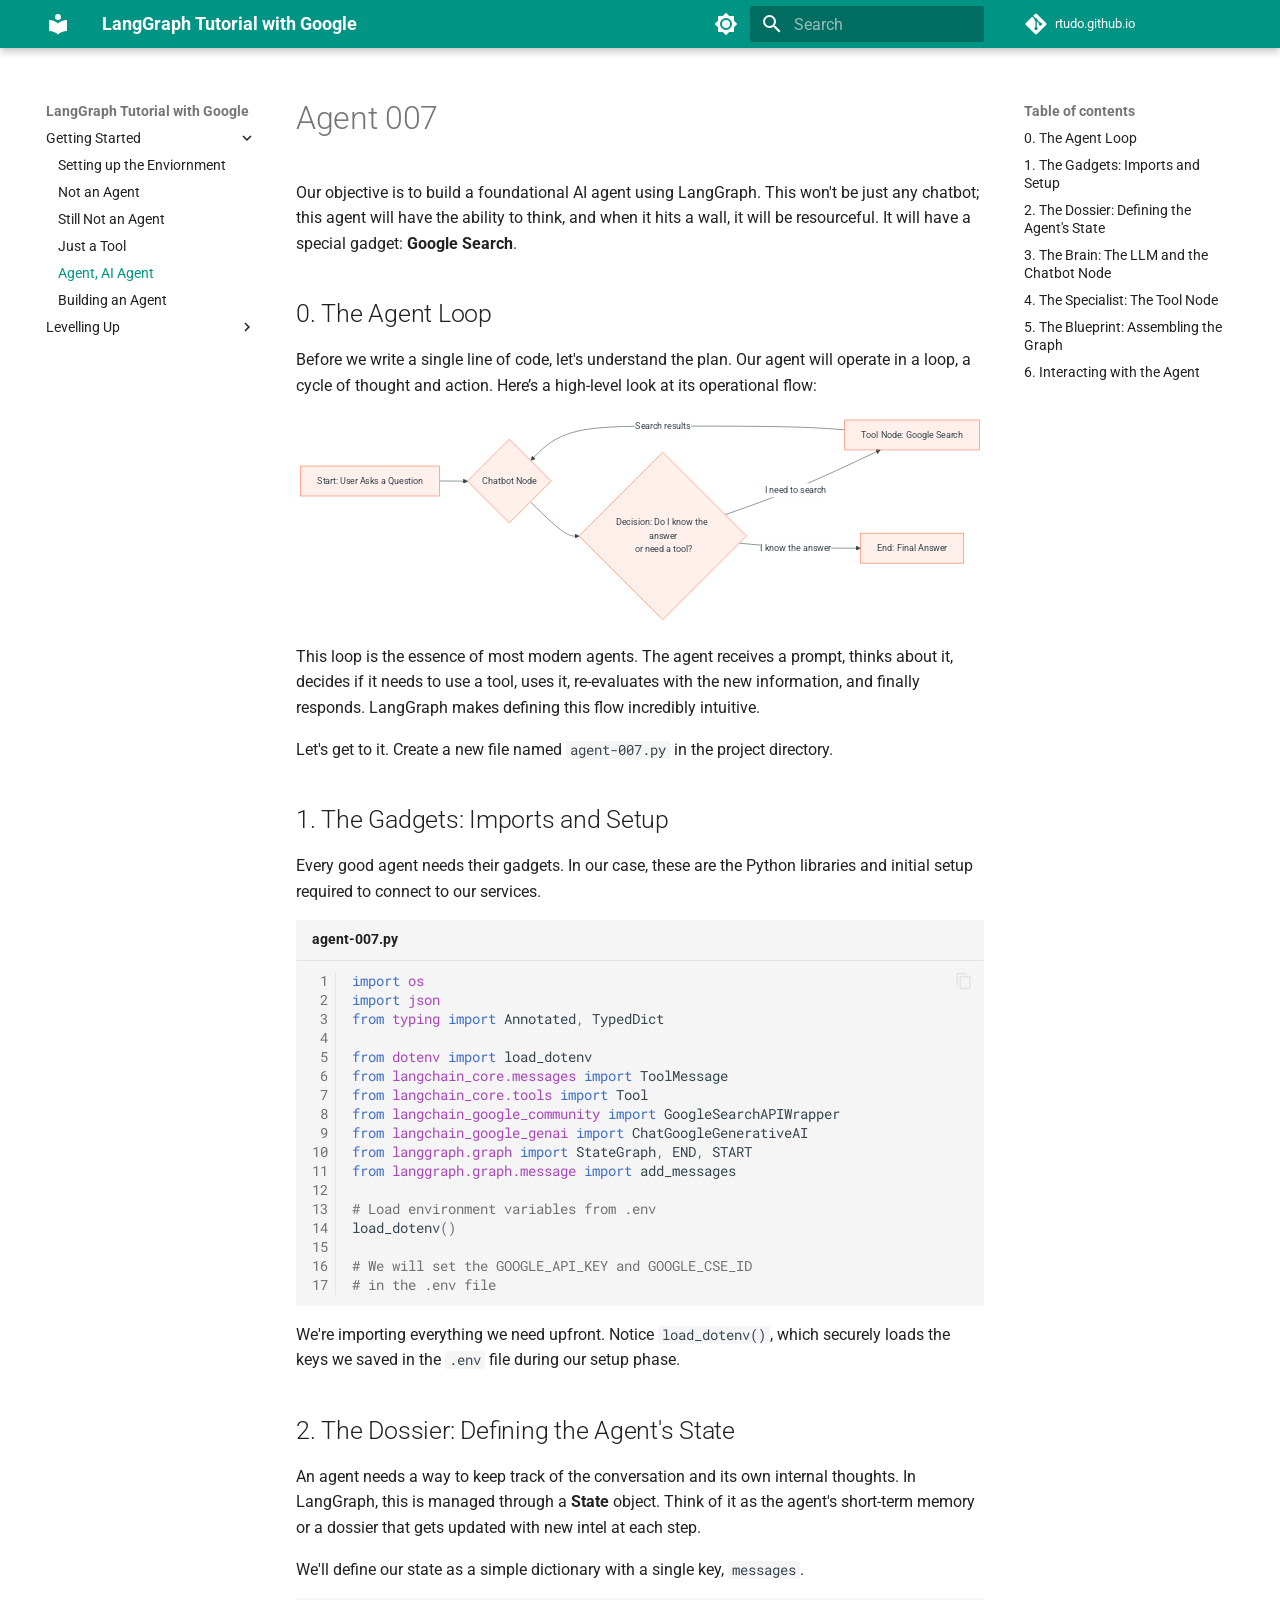
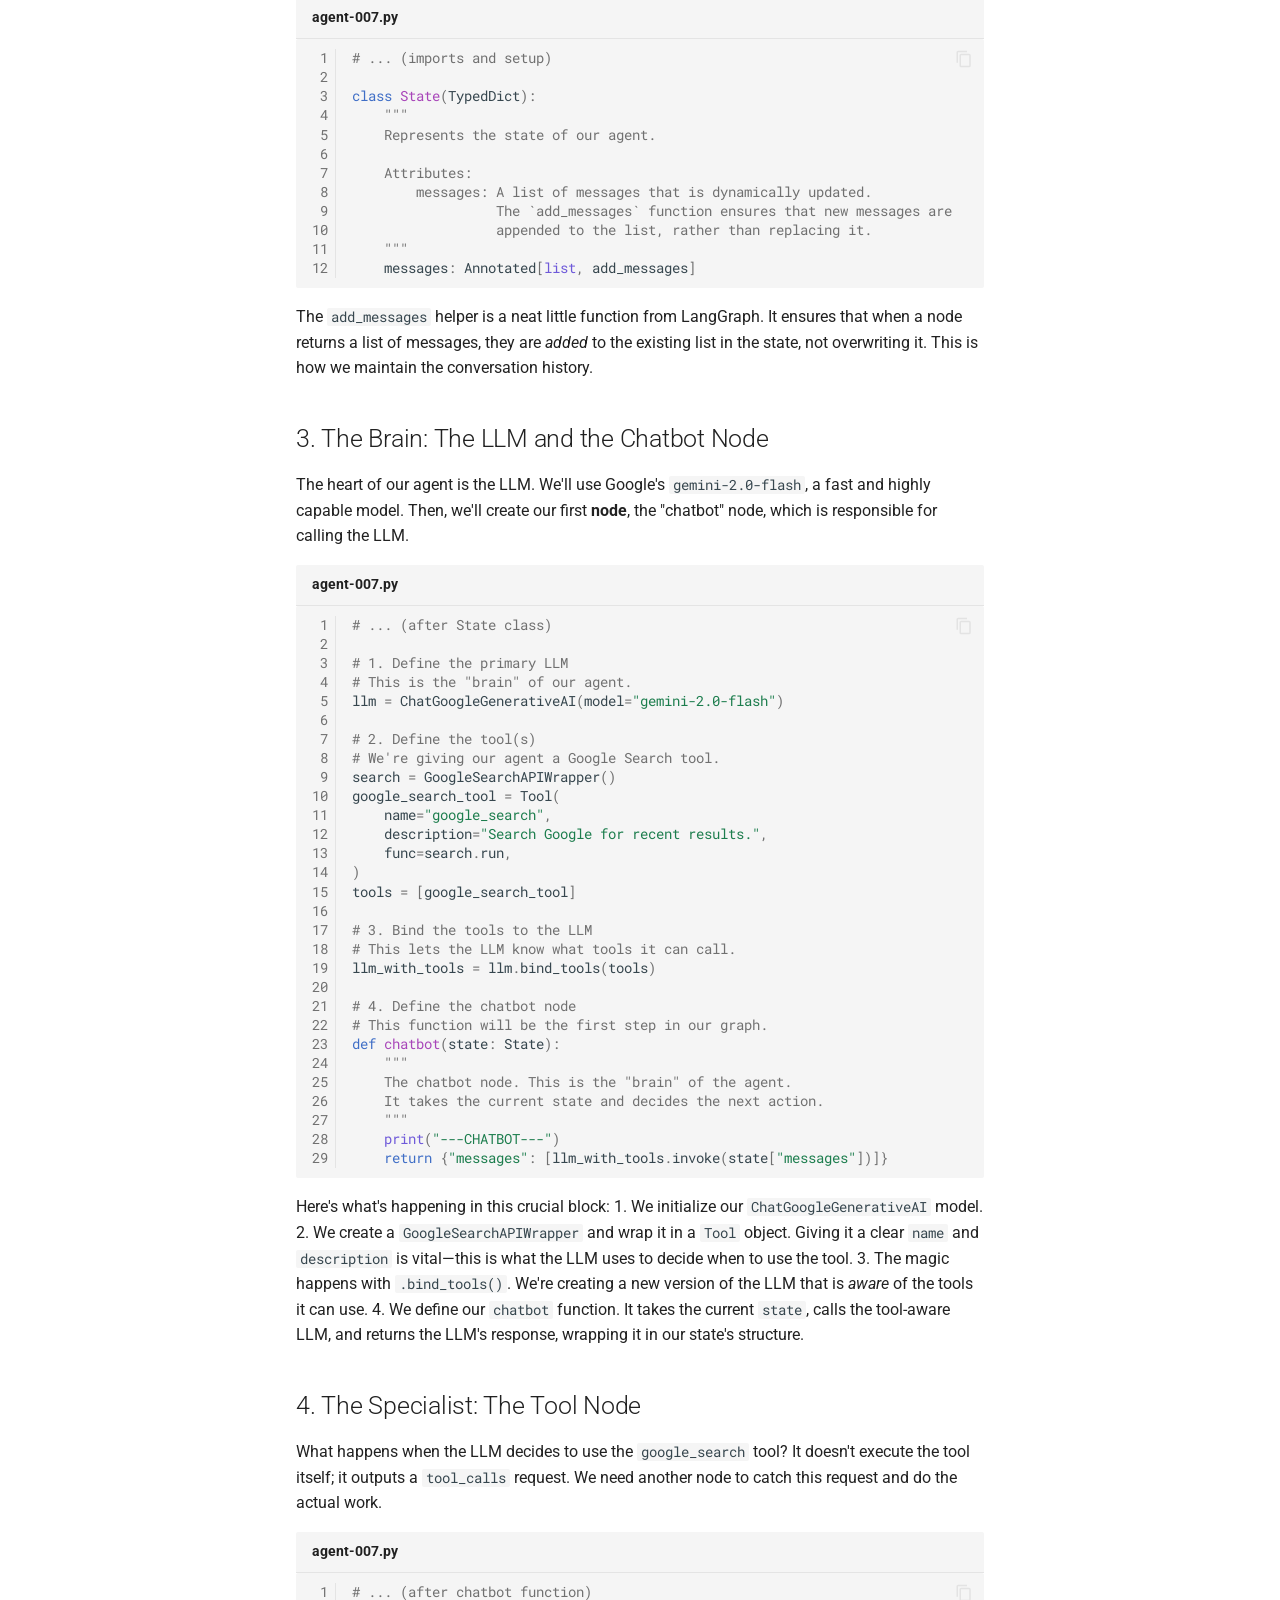
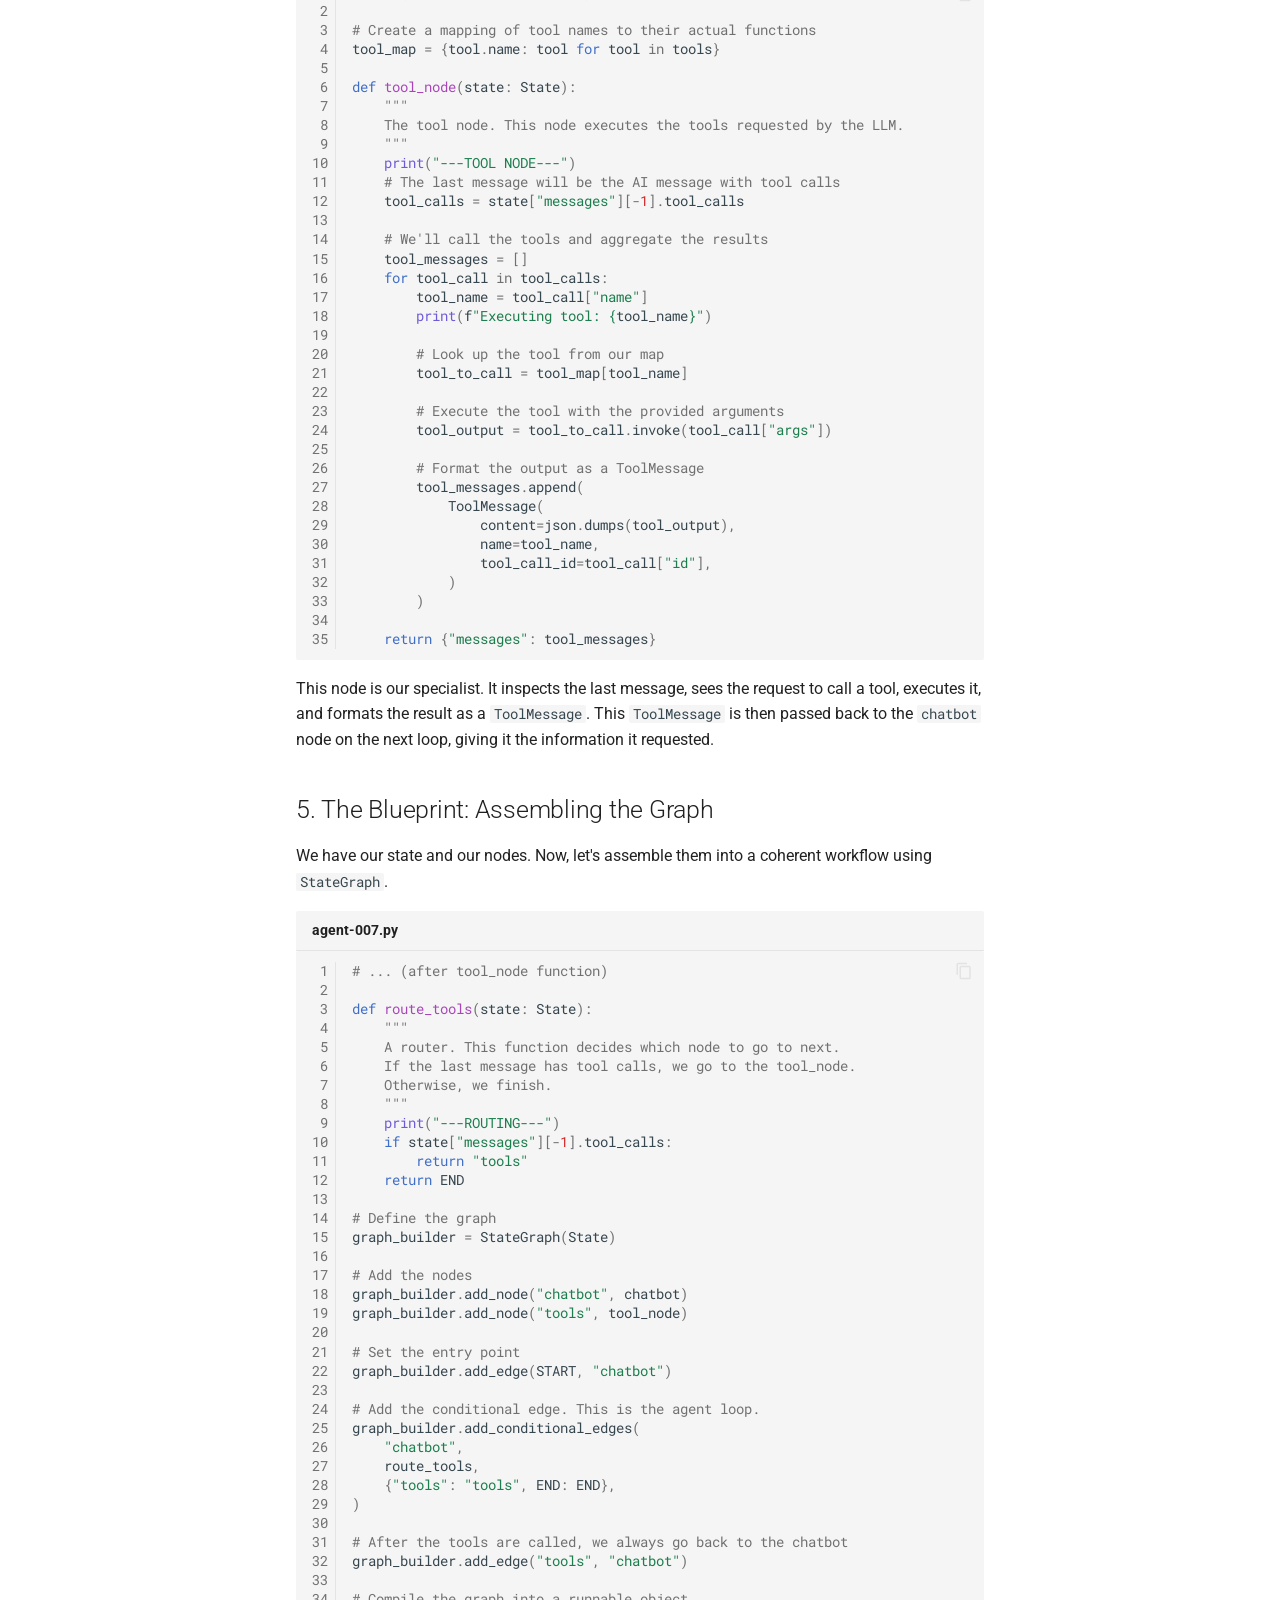
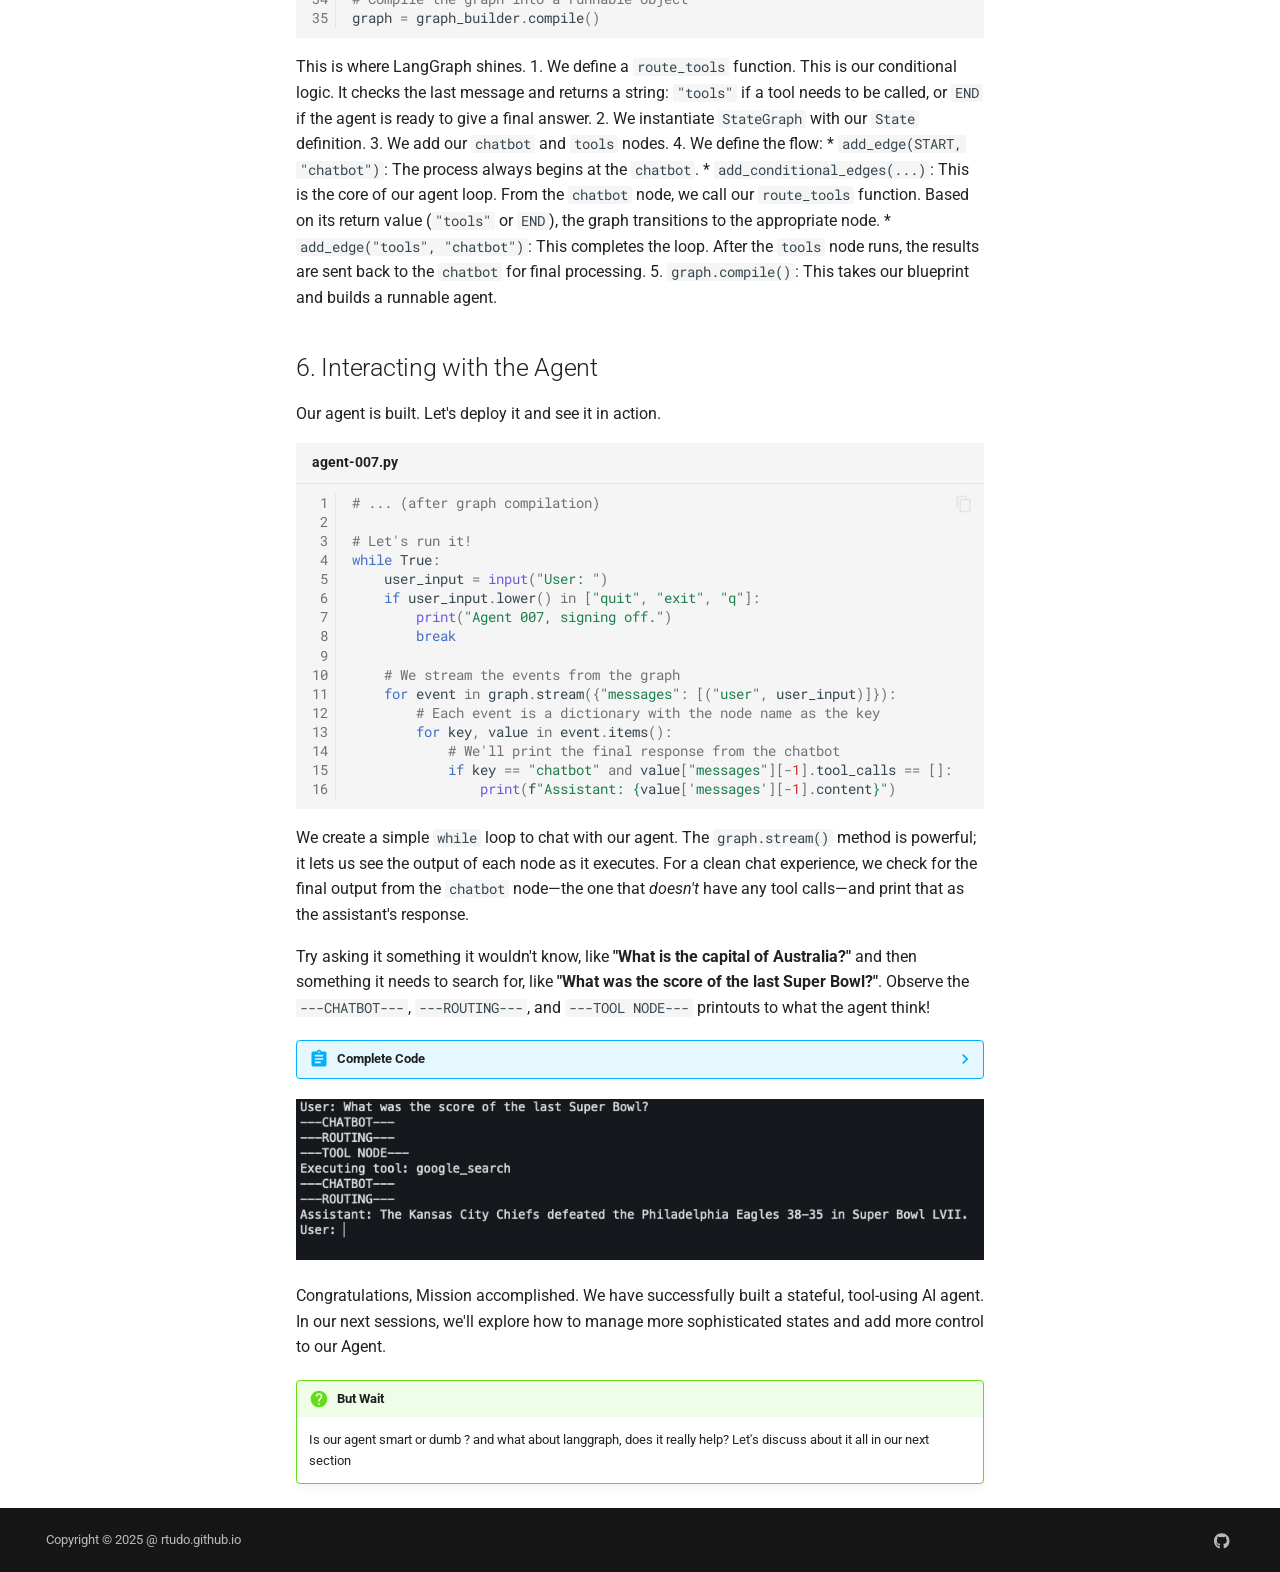
<file: ai/langgraph/agent-007/index.html>
<!doctype html><html lang=en class=no-js> <head><meta charset=utf-8><meta name=viewport content="width=device-width,initial-scale=1"><meta name=description content="Technical write-ups for building ai agents with Gemini Models. Focus is on working code for langgraph within Google Ecosystem. An Alternative LangGraph Tutorial destination."><link href="https://rtudo.github.io/ai/langgraph/agent-007/" rel="canonical"><link href=../just-a-tool/ rel=prev><link href=../building-an-agent/ rel=next><link rel=icon href=../../../assets/favicon.png><meta name=generator content="mkdocs-1.6.1, mkdocs-material-9.6.15"><title>Agent, AI Agent - LangGraph Tutorial with Google</title><link rel=stylesheet href=../../../assets/stylesheets/main.342714a4.min.css><link rel=stylesheet href=../../../assets/stylesheets/palette.06af60db.min.css><link rel="stylesheet" href="../../../assets/external/fonts.googleapis.com/css.49ea35f2.css"><style>:root{--md-text-font:"Roboto";--md-code-font:"Roboto Mono"}</style><link rel=stylesheet href=../stylesheets/extra.351ec7.min.css><script>__md_scope=new URL("../../..",location),__md_hash=e=>[...e].reduce(((e,_)=>(e<<5)-e+_.charCodeAt(0)),0),__md_get=(e,_=localStorage,t=__md_scope)=>JSON.parse(_.getItem(t.pathname+"."+e)),__md_set=(e,_,t=localStorage,a=__md_scope)=>{try{t.setItem(a.pathname+"."+e,JSON.stringify(_))}catch(e){}}</script><script id=__analytics>function __md_analytics(){function e(){dataLayer.push(arguments)}window.dataLayer=window.dataLayer||[],e("js",new Date),e("config","G-RCP3K9WFF4"),document.addEventListener("DOMContentLoaded",(function(){document.forms.search&&document.forms.search.query.addEventListener("blur",(function(){this.value&&e("event","search",{search_term:this.value})}));document$.subscribe((function(){var t=document.forms.feedback;if(void 0!==t)for(var a of t.querySelectorAll("[type=submit]"))a.addEventListener("click",(function(a){a.preventDefault();var n=document.location.pathname,d=this.getAttribute("data-md-value");e("event","feedback",{page:n,data:d}),t.firstElementChild.disabled=!0;var r=t.querySelector(".md-feedback__note [data-md-value='"+d+"']");r&&(r.hidden=!1)})),t.hidden=!1})),location$.subscribe((function(t){e("config","G-RCP3K9WFF4",{page_path:t.pathname})}))}));var t=document.createElement("script");t.async=!0,t.src="https://www.googletagmanager.com/gtag/js?id=G-RCP3K9WFF4",document.getElementById("__analytics").insertAdjacentElement("afterEnd",t)}</script><script>"undefined"!=typeof __md_analytics&&__md_analytics()</script><meta property=og:type content=website><meta property=og:title content="Agent, AI Agent - LangGraph Tutorial with Google"><meta property=og:description content="Technical write-ups for building ai agents with Gemini Models. Focus is on working code for langgraph within Google Ecosystem. An Alternative LangGraph Tutorial destination."><meta property=og:image content=https://rtudo.github.io/assets/images/social/ai/langgraph/agent-007.png><meta property=og:image:type content=image/png><meta property=og:image:width content=1200><meta property=og:image:height content=630><meta content=https://rtudo.github.io/ai/langgraph/agent-007/ property=og:url><meta name=twitter:card content=summary_large_image><meta name=twitter:title content="Agent, AI Agent - LangGraph Tutorial with Google"><meta name=twitter:description content="Technical write-ups for building ai agents with Gemini Models. Focus is on working code for langgraph within Google Ecosystem. An Alternative LangGraph Tutorial destination."><meta name=twitter:image content=https://rtudo.github.io/assets/images/social/ai/langgraph/agent-007.png></head> <body dir=ltr data-md-color-scheme=default data-md-color-primary=teal data-md-color-accent=deep-orange> <input class=md-toggle data-md-toggle=drawer type=checkbox id=__drawer autocomplete=off> <input class=md-toggle data-md-toggle=search type=checkbox id=__search autocomplete=off> <label class=md-overlay for=__drawer></label> <div data-md-component=skip> <a href=#agent-007 class=md-skip> Skip to content </a> </div> <div data-md-component=announce> </div> <header class="md-header md-header--shadow" data-md-component=header> <nav class="md-header__inner md-grid" aria-label=Header> <a href=../../.. title="LangGraph Tutorial with Google" class="md-header__button md-logo" aria-label="LangGraph Tutorial with Google" data-md-component=logo> <svg xmlns=http://www.w3.org/2000/svg viewbox="0 0 24 24"><path d="M12 8a3 3 0 0 0 3-3 3 3 0 0 0-3-3 3 3 0 0 0-3 3 3 3 0 0 0 3 3m0 3.54C9.64 9.35 6.5 8 3 8v11c3.5 0 6.64 1.35 9 3.54 2.36-2.19 5.5-3.54 9-3.54V8c-3.5 0-6.64 1.35-9 3.54"/></svg> </a> <label class="md-header__button md-icon" for=__drawer> <svg xmlns=http://www.w3.org/2000/svg viewbox="0 0 24 24"><path d="M3 6h18v2H3zm0 5h18v2H3zm0 5h18v2H3z"/></svg> </label> <div class=md-header__title data-md-component=header-title> <div class=md-header__ellipsis> <div class=md-header__topic> <span class=md-ellipsis> LangGraph Tutorial with Google </span> </div> <div class=md-header__topic data-md-component=header-topic> <span class=md-ellipsis> Agent, AI Agent </span> </div> </div> </div> <form class=md-header__option data-md-component=palette> <input class=md-option data-md-color-media="(prefers-color-scheme: light)" data-md-color-scheme=default data-md-color-primary=teal data-md-color-accent=deep-orange aria-label="Switch to dark mode" type=radio name=__palette id=__palette_0> <label class="md-header__button md-icon" title="Switch to dark mode" for=__palette_1 hidden> <svg xmlns=http://www.w3.org/2000/svg viewbox="0 0 24 24"><path d="M12 8a4 4 0 0 0-4 4 4 4 0 0 0 4 4 4 4 0 0 0 4-4 4 4 0 0 0-4-4m0 10a6 6 0 0 1-6-6 6 6 0 0 1 6-6 6 6 0 0 1 6 6 6 6 0 0 1-6 6m8-9.31V4h-4.69L12 .69 8.69 4H4v4.69L.69 12 4 15.31V20h4.69L12 23.31 15.31 20H20v-4.69L23.31 12z"/></svg> </label> <input class=md-option data-md-color-media="(prefers-color-scheme: dark)" data-md-color-scheme=slate data-md-color-primary=blue-grey data-md-color-accent=lime aria-label="Switch to light mode" type=radio name=__palette id=__palette_1> <label class="md-header__button md-icon" title="Switch to light mode" for=__palette_0 hidden> <svg xmlns=http://www.w3.org/2000/svg viewbox="0 0 24 24"><path d="M12 18c-.89 0-1.74-.2-2.5-.55C11.56 16.5 13 14.42 13 12s-1.44-4.5-3.5-5.45C10.26 6.2 11.11 6 12 6a6 6 0 0 1 6 6 6 6 0 0 1-6 6m8-9.31V4h-4.69L12 .69 8.69 4H4v4.69L.69 12 4 15.31V20h4.69L12 23.31 15.31 20H20v-4.69L23.31 12z"/></svg> </label> </form> <script>var palette=__md_get("__palette");if(palette&&palette.color){if("(prefers-color-scheme)"===palette.color.media){var media=matchMedia("(prefers-color-scheme: light)"),input=document.querySelector(media.matches?"[data-md-color-media='(prefers-color-scheme: light)']":"[data-md-color-media='(prefers-color-scheme: dark)']");palette.color.media=input.getAttribute("data-md-color-media"),palette.color.scheme=input.getAttribute("data-md-color-scheme"),palette.color.primary=input.getAttribute("data-md-color-primary"),palette.color.accent=input.getAttribute("data-md-color-accent")}for(var[key,value]of Object.entries(palette.color))document.body.setAttribute("data-md-color-"+key,value)}</script> <label class="md-header__button md-icon" for=__search> <svg xmlns=http://www.w3.org/2000/svg viewbox="0 0 24 24"><path d="M9.5 3A6.5 6.5 0 0 1 16 9.5c0 1.61-.59 3.09-1.56 4.23l.27.27h.79l5 5-1.5 1.5-5-5v-.79l-.27-.27A6.52 6.52 0 0 1 9.5 16 6.5 6.5 0 0 1 3 9.5 6.5 6.5 0 0 1 9.5 3m0 2C7 5 5 7 5 9.5S7 14 9.5 14 14 12 14 9.5 12 5 9.5 5"/></svg> </label> <div class=md-search data-md-component=search role=dialog> <label class=md-search__overlay for=__search></label> <div class=md-search__inner role=search> <form class=md-search__form name=search> <input type=text class=md-search__input name=query aria-label=Search placeholder=Search autocapitalize=off autocorrect=off autocomplete=off spellcheck=false data-md-component=search-query required> <label class="md-search__icon md-icon" for=__search> <svg xmlns=http://www.w3.org/2000/svg viewbox="0 0 24 24"><path d="M9.5 3A6.5 6.5 0 0 1 16 9.5c0 1.61-.59 3.09-1.56 4.23l.27.27h.79l5 5-1.5 1.5-5-5v-.79l-.27-.27A6.52 6.52 0 0 1 9.5 16 6.5 6.5 0 0 1 3 9.5 6.5 6.5 0 0 1 9.5 3m0 2C7 5 5 7 5 9.5S7 14 9.5 14 14 12 14 9.5 12 5 9.5 5"/></svg> <svg xmlns=http://www.w3.org/2000/svg viewbox="0 0 24 24"><path d="M20 11v2H8l5.5 5.5-1.42 1.42L4.16 12l7.92-7.92L13.5 5.5 8 11z"/></svg> </label> <nav class=md-search__options aria-label=Search> <a href=javascript:void(0) class="md-search__icon md-icon" title=Share aria-label=Share data-clipboard data-clipboard-text data-md-component=search-share tabindex=-1> <svg xmlns=http://www.w3.org/2000/svg viewbox="0 0 24 24"><path d="M18 16.08c-.76 0-1.44.3-1.96.77L8.91 12.7c.05-.23.09-.46.09-.7s-.04-.47-.09-.7l7.05-4.11c.54.5 1.25.81 2.04.81a3 3 0 0 0 3-3 3 3 0 0 0-3-3 3 3 0 0 0-3 3c0 .24.04.47.09.7L8.04 9.81C7.5 9.31 6.79 9 6 9a3 3 0 0 0-3 3 3 3 0 0 0 3 3c.79 0 1.5-.31 2.04-.81l7.12 4.15c-.05.21-.08.43-.08.66 0 1.61 1.31 2.91 2.92 2.91s2.92-1.3 2.92-2.91A2.92 2.92 0 0 0 18 16.08"/></svg> </a> <button type=reset class="md-search__icon md-icon" title=Clear aria-label=Clear tabindex=-1> <svg xmlns=http://www.w3.org/2000/svg viewbox="0 0 24 24"><path d="M19 6.41 17.59 5 12 10.59 6.41 5 5 6.41 10.59 12 5 17.59 6.41 19 12 13.41 17.59 19 19 17.59 13.41 12z"/></svg> </button> </nav> <div class=md-search__suggest data-md-component=search-suggest></div> </form> <div class=md-search__output> <div class=md-search__scrollwrap tabindex=0 data-md-scrollfix> <div class=md-search-result data-md-component=search-result> <div class=md-search-result__meta> Initializing search </div> <ol class=md-search-result__list role=presentation></ol> </div> </div> </div> </div> </div> <div class=md-header__source> <a href="https://github.com/rtudo/rtudo.github.io" title="Go to repository" class="md-source" data-md-component="source"> <div class="md-source__icon md-icon"> <svg xmlns=http://www.w3.org/2000/svg viewbox="0 0 448 512"><!-- Font Awesome Free 6.7.2 by @fontawesome - https://fontawesome.com License - https://fontawesome.com/license/free (Icons: CC BY 4.0, Fonts: SIL OFL 1.1, Code: MIT License) Copyright 2024 Fonticons, Inc.--><path d="M439.55 236.05 244 40.45a28.87 28.87 0 0 0-40.81 0l-40.66 40.63 51.52 51.52c27.06-9.14 52.68 16.77 43.39 43.68l49.66 49.66c34.23-11.8 61.18 31 35.47 56.69-26.49 26.49-70.21-2.87-56-37.34L240.22 199v121.85c25.3 12.54 22.26 41.85 9.08 55a34.34 34.34 0 0 1-48.55 0c-17.57-17.6-11.07-46.91 11.25-56v-123c-20.8-8.51-24.6-30.74-18.64-45L142.57 101 8.45 235.14a28.86 28.86 0 0 0 0 40.81l195.61 195.6a28.86 28.86 0 0 0 40.8 0l194.69-194.69a28.86 28.86 0 0 0 0-40.81"/></svg> </div> <div class=md-source__repository> rtudo.github.io </div> </a> </div> </nav> </header> <div class=md-container data-md-component=container> <main class=md-main data-md-component=main> <div class="md-main__inner md-grid"> <div class="md-sidebar md-sidebar--primary" data-md-component=sidebar data-md-type=navigation> <div class=md-sidebar__scrollwrap> <div class=md-sidebar__inner> <nav class="md-nav md-nav--primary" aria-label=Navigation data-md-level=0> <label class=md-nav__title for=__drawer> <a href=../../.. title="LangGraph Tutorial with Google" class="md-nav__button md-logo" aria-label="LangGraph Tutorial with Google" data-md-component=logo> <svg xmlns=http://www.w3.org/2000/svg viewbox="0 0 24 24"><path d="M12 8a3 3 0 0 0 3-3 3 3 0 0 0-3-3 3 3 0 0 0-3 3 3 3 0 0 0 3 3m0 3.54C9.64 9.35 6.5 8 3 8v11c3.5 0 6.64 1.35 9 3.54 2.36-2.19 5.5-3.54 9-3.54V8c-3.5 0-6.64 1.35-9 3.54"/></svg> </a> LangGraph Tutorial with Google </label> <div class=md-nav__source> <a href="https://github.com/rtudo/rtudo.github.io" title="Go to repository" class="md-source" data-md-component="source"> <div class="md-source__icon md-icon"> <svg xmlns=http://www.w3.org/2000/svg viewbox="0 0 448 512"><!-- Font Awesome Free 6.7.2 by @fontawesome - https://fontawesome.com License - https://fontawesome.com/license/free (Icons: CC BY 4.0, Fonts: SIL OFL 1.1, Code: MIT License) Copyright 2024 Fonticons, Inc.--><path d="M439.55 236.05 244 40.45a28.87 28.87 0 0 0-40.81 0l-40.66 40.63 51.52 51.52c27.06-9.14 52.68 16.77 43.39 43.68l49.66 49.66c34.23-11.8 61.18 31 35.47 56.69-26.49 26.49-70.21-2.87-56-37.34L240.22 199v121.85c25.3 12.54 22.26 41.85 9.08 55a34.34 34.34 0 0 1-48.55 0c-17.57-17.6-11.07-46.91 11.25-56v-123c-20.8-8.51-24.6-30.74-18.64-45L142.57 101 8.45 235.14a28.86 28.86 0 0 0 0 40.81l195.61 195.6a28.86 28.86 0 0 0 40.8 0l194.69-194.69a28.86 28.86 0 0 0 0-40.81"/></svg> </div> <div class=md-source__repository> rtudo.github.io </div> </a> </div> <ul class=md-nav__list data-md-scrollfix> <li class="md-nav__item md-nav__item--active md-nav__item--nested"> <input class="md-nav__toggle md-toggle " type=checkbox id=__nav_1 checked> <div class="md-nav__link md-nav__container"> <a href=../ class="md-nav__link "> <span class=md-ellipsis> Getting Started </span> </a> <label class="md-nav__link " for=__nav_1 id=__nav_1_label tabindex=0> <span class="md-nav__icon md-icon"></span> </label> </div> <nav class=md-nav data-md-level=1 aria-labelledby=__nav_1_label aria-expanded=true> <label class=md-nav__title for=__nav_1> <span class="md-nav__icon md-icon"></span> Getting Started </label> <ul class=md-nav__list data-md-scrollfix> <li class=md-nav__item> <a href=../setup/ class=md-nav__link> <span class=md-ellipsis> Setting up the Enviornment </span> </a> </li> <li class=md-nav__item> <a href=../not-an-agent/ class=md-nav__link> <span class=md-ellipsis> Not an Agent </span> </a> </li> <li class=md-nav__item> <a href=../still-not-an-agent/ class=md-nav__link> <span class=md-ellipsis> Still Not an Agent </span> </a> </li> <li class=md-nav__item> <a href=../just-a-tool/ class=md-nav__link> <span class=md-ellipsis> Just a Tool </span> </a> </li> <li class="md-nav__item md-nav__item--active"> <input class="md-nav__toggle md-toggle" type=checkbox id=__toc> <label class="md-nav__link md-nav__link--active" for=__toc> <span class=md-ellipsis> Agent, AI Agent </span> <span class="md-nav__icon md-icon"></span> </label> <a href=./ class="md-nav__link md-nav__link--active"> <span class=md-ellipsis> Agent, AI Agent </span> </a> <nav class="md-nav md-nav--secondary" aria-label="Table of contents"> <label class=md-nav__title for=__toc> <span class="md-nav__icon md-icon"></span> Table of contents </label> <ul class=md-nav__list data-md-component=toc data-md-scrollfix> <li class=md-nav__item> <a href=#0-the-agent-loop class=md-nav__link> <span class=md-ellipsis> 0. The Agent Loop </span> </a> </li> <li class=md-nav__item> <a href=#1-the-gadgets-imports-and-setup class=md-nav__link> <span class=md-ellipsis> 1. The Gadgets: Imports and Setup </span> </a> </li> <li class=md-nav__item> <a href=#2-the-dossier-defining-the-agents-state class=md-nav__link> <span class=md-ellipsis> 2. The Dossier: Defining the Agent's State </span> </a> </li> <li class=md-nav__item> <a href=#3-the-brain-the-llm-and-the-chatbot-node class=md-nav__link> <span class=md-ellipsis> 3. The Brain: The LLM and the Chatbot Node </span> </a> </li> <li class=md-nav__item> <a href=#4-the-specialist-the-tool-node class=md-nav__link> <span class=md-ellipsis> 4. The Specialist: The Tool Node </span> </a> </li> <li class=md-nav__item> <a href=#5-the-blueprint-assembling-the-graph class=md-nav__link> <span class=md-ellipsis> 5. The Blueprint: Assembling the Graph </span> </a> </li> <li class=md-nav__item> <a href=#6-interacting-with-the-agent class=md-nav__link> <span class=md-ellipsis> 6. Interacting with the Agent </span> </a> </li> </ul> </nav> </li> <li class=md-nav__item> <a href=../building-an-agent/ class=md-nav__link> <span class=md-ellipsis> Building an Agent </span> </a> </li> </ul> </nav> </li> <li class="md-nav__item md-nav__item--nested"> <input class="md-nav__toggle md-toggle " type=checkbox id=__nav_2> <label class=md-nav__link for=__nav_2 id=__nav_2_label tabindex=0> <span class=md-ellipsis> Levelling Up </span> <span class="md-nav__icon md-icon"></span> </label> <nav class=md-nav data-md-level=1 aria-labelledby=__nav_2_label aria-expanded=false> <label class=md-nav__title for=__nav_2> <span class="md-nav__icon md-icon"></span> Levelling Up </label> <ul class=md-nav__list data-md-scrollfix> <li class=md-nav__item> <a href=../agent-with-memory/ class=md-nav__link> <span class=md-ellipsis> Agent with Memory </span> </a> </li> <li class=md-nav__item> <a href=../agent-with-human-assistance/ class=md-nav__link> <span class=md-ellipsis> Agent with Human Assistance </span> </a> </li> <li class=md-nav__item> <a href=../advance-state-management/ class=md-nav__link> <span class=md-ellipsis> Advance State Management </span> </a> </li> </ul> </nav> </li> </ul> </nav> </div> </div> </div> <div class="md-sidebar md-sidebar--secondary" data-md-component=sidebar data-md-type=toc> <div class=md-sidebar__scrollwrap> <div class=md-sidebar__inner> <nav class="md-nav md-nav--secondary" aria-label="Table of contents"> <label class=md-nav__title for=__toc> <span class="md-nav__icon md-icon"></span> Table of contents </label> <ul class=md-nav__list data-md-component=toc data-md-scrollfix> <li class=md-nav__item> <a href=#0-the-agent-loop class=md-nav__link> <span class=md-ellipsis> 0. The Agent Loop </span> </a> </li> <li class=md-nav__item> <a href=#1-the-gadgets-imports-and-setup class=md-nav__link> <span class=md-ellipsis> 1. The Gadgets: Imports and Setup </span> </a> </li> <li class=md-nav__item> <a href=#2-the-dossier-defining-the-agents-state class=md-nav__link> <span class=md-ellipsis> 2. The Dossier: Defining the Agent's State </span> </a> </li> <li class=md-nav__item> <a href=#3-the-brain-the-llm-and-the-chatbot-node class=md-nav__link> <span class=md-ellipsis> 3. The Brain: The LLM and the Chatbot Node </span> </a> </li> <li class=md-nav__item> <a href=#4-the-specialist-the-tool-node class=md-nav__link> <span class=md-ellipsis> 4. The Specialist: The Tool Node </span> </a> </li> <li class=md-nav__item> <a href=#5-the-blueprint-assembling-the-graph class=md-nav__link> <span class=md-ellipsis> 5. The Blueprint: Assembling the Graph </span> </a> </li> <li class=md-nav__item> <a href=#6-interacting-with-the-agent class=md-nav__link> <span class=md-ellipsis> 6. Interacting with the Agent </span> </a> </li> </ul> </nav> </div> </div> </div> <div class=md-content data-md-component=content> <article class="md-content__inner md-typeset"> <h1 id=agent-007>Agent 007<a class=headerlink href=#agent-007 title="Permanent link">&para;</a></h1> <p>Our objective is to build a foundational AI agent using LangGraph. This won't be just any chatbot; this agent will have the ability to think, and when it hits a wall, it will be resourceful. It will have a special gadget: <strong>Google Search</strong>.</p> <h2 id=0-the-agent-loop>0. The Agent Loop<a class=headerlink href=#0-the-agent-loop title="Permanent link">&para;</a></h2> <p>Before we write a single line of code, let's understand the plan. Our agent will operate in a loop, a cycle of thought and action. Here’s a high-level look at its operational flow:</p> <pre class=mermaid><code>graph LR
    A[Start: User Asks a Question] --&gt; B{Chatbot Node};
    B --&gt; C{Decision: Do I know the answer&lt;br&gt; or need a tool?};
    C -- I need to search --&gt; D[Tool Node: Google Search];
    D -- Search results --&gt; B;
    C -- I know the answer --&gt; E[End: Final Answer];</code></pre> <p>This loop is the essence of most modern agents. The agent receives a prompt, thinks about it, decides if it needs to use a tool, uses it, re-evaluates with the new information, and finally responds. LangGraph makes defining this flow incredibly intuitive.</p> <p>Let's get to it. Create a new file named <code>agent-007.py</code> in the project directory.</p> <h2 id=1-the-gadgets-imports-and-setup>1. The Gadgets: Imports and Setup<a class=headerlink href=#1-the-gadgets-imports-and-setup title="Permanent link">&para;</a></h2> <p>Every good agent needs their gadgets. In our case, these are the Python libraries and initial setup required to connect to our services.</p> <p><div class=highlight><table class=highlighttable><tr><th colspan=2 class=filename><span class=filename>agent-007.py</span></th></tr><tr><td class=linenos><div class=linenodiv><pre><span></span><span class=normal><a href=#__codelineno-0-1> 1</a></span>
<span class=normal><a href=#__codelineno-0-2> 2</a></span>
<span class=normal><a href=#__codelineno-0-3> 3</a></span>
<span class=normal><a href=#__codelineno-0-4> 4</a></span>
<span class=normal><a href=#__codelineno-0-5> 5</a></span>
<span class=normal><a href=#__codelineno-0-6> 6</a></span>
<span class=normal><a href=#__codelineno-0-7> 7</a></span>
<span class=normal><a href=#__codelineno-0-8> 8</a></span>
<span class=normal><a href=#__codelineno-0-9> 9</a></span>
<span class=normal><a href=#__codelineno-0-10>10</a></span>
<span class=normal><a href=#__codelineno-0-11>11</a></span>
<span class=normal><a href=#__codelineno-0-12>12</a></span>
<span class=normal><a href=#__codelineno-0-13>13</a></span>
<span class=normal><a href=#__codelineno-0-14>14</a></span>
<span class=normal><a href=#__codelineno-0-15>15</a></span>
<span class=normal><a href=#__codelineno-0-16>16</a></span>
<span class=normal><a href=#__codelineno-0-17>17</a></span></pre></div></td><td class=code><div><pre><span></span><code><a id=__codelineno-0-1 name=__codelineno-0-1></a><span class=kn>import</span><span class=w> </span><span class=nn>os</span>
<a id=__codelineno-0-2 name=__codelineno-0-2></a><span class=kn>import</span><span class=w> </span><span class=nn>json</span>
<a id=__codelineno-0-3 name=__codelineno-0-3></a><span class=kn>from</span><span class=w> </span><span class=nn>typing</span><span class=w> </span><span class=kn>import</span> <span class=n>Annotated</span><span class=p>,</span> <span class=n>TypedDict</span>
<a id=__codelineno-0-4 name=__codelineno-0-4></a>
<a id=__codelineno-0-5 name=__codelineno-0-5></a><span class=kn>from</span><span class=w> </span><span class=nn>dotenv</span><span class=w> </span><span class=kn>import</span> <span class=n>load_dotenv</span>
<a id=__codelineno-0-6 name=__codelineno-0-6></a><span class=kn>from</span><span class=w> </span><span class=nn>langchain_core.messages</span><span class=w> </span><span class=kn>import</span> <span class=n>ToolMessage</span>
<a id=__codelineno-0-7 name=__codelineno-0-7></a><span class=kn>from</span><span class=w> </span><span class=nn>langchain_core.tools</span><span class=w> </span><span class=kn>import</span> <span class=n>Tool</span>
<a id=__codelineno-0-8 name=__codelineno-0-8></a><span class=kn>from</span><span class=w> </span><span class=nn>langchain_google_community</span><span class=w> </span><span class=kn>import</span> <span class=n>GoogleSearchAPIWrapper</span>
<a id=__codelineno-0-9 name=__codelineno-0-9></a><span class=kn>from</span><span class=w> </span><span class=nn>langchain_google_genai</span><span class=w> </span><span class=kn>import</span> <span class=n>ChatGoogleGenerativeAI</span>
<a id=__codelineno-0-10 name=__codelineno-0-10></a><span class=kn>from</span><span class=w> </span><span class=nn>langgraph.graph</span><span class=w> </span><span class=kn>import</span> <span class=n>StateGraph</span><span class=p>,</span> <span class=n>END</span><span class=p>,</span> <span class=n>START</span>
<a id=__codelineno-0-11 name=__codelineno-0-11></a><span class=kn>from</span><span class=w> </span><span class=nn>langgraph.graph.message</span><span class=w> </span><span class=kn>import</span> <span class=n>add_messages</span>
<a id=__codelineno-0-12 name=__codelineno-0-12></a>
<a id=__codelineno-0-13 name=__codelineno-0-13></a><span class=c1># Load environment variables from .env</span>
<a id=__codelineno-0-14 name=__codelineno-0-14></a><span class=n>load_dotenv</span><span class=p>()</span>
<a id=__codelineno-0-15 name=__codelineno-0-15></a>
<a id=__codelineno-0-16 name=__codelineno-0-16></a><span class=c1># We will set the GOOGLE_API_KEY and GOOGLE_CSE_ID</span>
<a id=__codelineno-0-17 name=__codelineno-0-17></a><span class=c1># in the .env file</span>
</code></pre></div></td></tr></table></div> We're importing everything we need upfront. Notice <code>load_dotenv()</code>, which securely loads the keys we saved in the <code>.env</code> file during our setup phase.</p> <h2 id=2-the-dossier-defining-the-agents-state>2. The Dossier: Defining the Agent's State<a class=headerlink href=#2-the-dossier-defining-the-agents-state title="Permanent link">&para;</a></h2> <p>An agent needs a way to keep track of the conversation and its own internal thoughts. In LangGraph, this is managed through a <strong>State</strong> object. Think of it as the agent's short-term memory or a dossier that gets updated with new intel at each step.</p> <p>We'll define our state as a simple dictionary with a single key, <code>messages</code>.</p> <div class=highlight><table class=highlighttable><tr><th colspan=2 class=filename><span class=filename>agent-007.py</span></th></tr><tr><td class=linenos><div class=linenodiv><pre><span></span><span class=normal><a href=#__codelineno-1-1> 1</a></span>
<span class=normal><a href=#__codelineno-1-2> 2</a></span>
<span class=normal><a href=#__codelineno-1-3> 3</a></span>
<span class=normal><a href=#__codelineno-1-4> 4</a></span>
<span class=normal><a href=#__codelineno-1-5> 5</a></span>
<span class=normal><a href=#__codelineno-1-6> 6</a></span>
<span class=normal><a href=#__codelineno-1-7> 7</a></span>
<span class=normal><a href=#__codelineno-1-8> 8</a></span>
<span class=normal><a href=#__codelineno-1-9> 9</a></span>
<span class=normal><a href=#__codelineno-1-10>10</a></span>
<span class=normal><a href=#__codelineno-1-11>11</a></span>
<span class=normal><a href=#__codelineno-1-12>12</a></span></pre></div></td><td class=code><div><pre><span></span><code><a id=__codelineno-1-1 name=__codelineno-1-1></a><span class=c1># ... (imports and setup)</span>
<a id=__codelineno-1-2 name=__codelineno-1-2></a>
<a id=__codelineno-1-3 name=__codelineno-1-3></a><span class=k>class</span><span class=w> </span><span class=nc>State</span><span class=p>(</span><span class=n>TypedDict</span><span class=p>):</span>
<a id=__codelineno-1-4 name=__codelineno-1-4></a><span class=w>    </span><span class=sd>&quot;&quot;&quot;</span>
<a id=__codelineno-1-5 name=__codelineno-1-5></a><span class=sd>    Represents the state of our agent.</span>
<a id=__codelineno-1-6 name=__codelineno-1-6></a>
<a id=__codelineno-1-7 name=__codelineno-1-7></a><span class=sd>    Attributes:</span>
<a id=__codelineno-1-8 name=__codelineno-1-8></a><span class=sd>        messages: A list of messages that is dynamically updated.</span>
<a id=__codelineno-1-9 name=__codelineno-1-9></a><span class=sd>                  The `add_messages` function ensures that new messages are</span>
<a id=__codelineno-1-10 name=__codelineno-1-10></a><span class=sd>                  appended to the list, rather than replacing it.</span>
<a id=__codelineno-1-11 name=__codelineno-1-11></a><span class=sd>    &quot;&quot;&quot;</span>
<a id=__codelineno-1-12 name=__codelineno-1-12></a>    <span class=n>messages</span><span class=p>:</span> <span class=n>Annotated</span><span class=p>[</span><span class=nb>list</span><span class=p>,</span> <span class=n>add_messages</span><span class=p>]</span>
</code></pre></div></td></tr></table></div> <p>The <code>add_messages</code> helper is a neat little function from LangGraph. It ensures that when a node returns a list of messages, they are <em>added</em> to the existing list in the state, not overwriting it. This is how we maintain the conversation history.</p> <h2 id=3-the-brain-the-llm-and-the-chatbot-node>3. The Brain: The LLM and the Chatbot Node<a class=headerlink href=#3-the-brain-the-llm-and-the-chatbot-node title="Permanent link">&para;</a></h2> <p>The heart of our agent is the LLM. We'll use Google's <code>gemini-2.0-flash</code>, a fast and highly capable model. Then, we'll create our first <strong>node</strong>, the "chatbot" node, which is responsible for calling the LLM.</p> <p><div class=highlight><table class=highlighttable><tr><th colspan=2 class=filename><span class=filename>agent-007.py</span></th></tr><tr><td class=linenos><div class=linenodiv><pre><span></span><span class=normal><a href=#__codelineno-2-1> 1</a></span>
<span class=normal><a href=#__codelineno-2-2> 2</a></span>
<span class=normal><a href=#__codelineno-2-3> 3</a></span>
<span class=normal><a href=#__codelineno-2-4> 4</a></span>
<span class=normal><a href=#__codelineno-2-5> 5</a></span>
<span class=normal><a href=#__codelineno-2-6> 6</a></span>
<span class=normal><a href=#__codelineno-2-7> 7</a></span>
<span class=normal><a href=#__codelineno-2-8> 8</a></span>
<span class=normal><a href=#__codelineno-2-9> 9</a></span>
<span class=normal><a href=#__codelineno-2-10>10</a></span>
<span class=normal><a href=#__codelineno-2-11>11</a></span>
<span class=normal><a href=#__codelineno-2-12>12</a></span>
<span class=normal><a href=#__codelineno-2-13>13</a></span>
<span class=normal><a href=#__codelineno-2-14>14</a></span>
<span class=normal><a href=#__codelineno-2-15>15</a></span>
<span class=normal><a href=#__codelineno-2-16>16</a></span>
<span class=normal><a href=#__codelineno-2-17>17</a></span>
<span class=normal><a href=#__codelineno-2-18>18</a></span>
<span class=normal><a href=#__codelineno-2-19>19</a></span>
<span class=normal><a href=#__codelineno-2-20>20</a></span>
<span class=normal><a href=#__codelineno-2-21>21</a></span>
<span class=normal><a href=#__codelineno-2-22>22</a></span>
<span class=normal><a href=#__codelineno-2-23>23</a></span>
<span class=normal><a href=#__codelineno-2-24>24</a></span>
<span class=normal><a href=#__codelineno-2-25>25</a></span>
<span class=normal><a href=#__codelineno-2-26>26</a></span>
<span class=normal><a href=#__codelineno-2-27>27</a></span>
<span class=normal><a href=#__codelineno-2-28>28</a></span>
<span class=normal><a href=#__codelineno-2-29>29</a></span></pre></div></td><td class=code><div><pre><span></span><code><a id=__codelineno-2-1 name=__codelineno-2-1></a><span class=c1># ... (after State class)</span>
<a id=__codelineno-2-2 name=__codelineno-2-2></a>
<a id=__codelineno-2-3 name=__codelineno-2-3></a><span class=c1># 1. Define the primary LLM</span>
<a id=__codelineno-2-4 name=__codelineno-2-4></a><span class=c1># This is the &quot;brain&quot; of our agent.</span>
<a id=__codelineno-2-5 name=__codelineno-2-5></a><span class=n>llm</span> <span class=o>=</span> <span class=n>ChatGoogleGenerativeAI</span><span class=p>(</span><span class=n>model</span><span class=o>=</span><span class=s2>&quot;gemini-2.0-flash&quot;</span><span class=p>)</span>
<a id=__codelineno-2-6 name=__codelineno-2-6></a>
<a id=__codelineno-2-7 name=__codelineno-2-7></a><span class=c1># 2. Define the tool(s)</span>
<a id=__codelineno-2-8 name=__codelineno-2-8></a><span class=c1># We&#39;re giving our agent a Google Search tool.</span>
<a id=__codelineno-2-9 name=__codelineno-2-9></a><span class=n>search</span> <span class=o>=</span> <span class=n>GoogleSearchAPIWrapper</span><span class=p>()</span>
<a id=__codelineno-2-10 name=__codelineno-2-10></a><span class=n>google_search_tool</span> <span class=o>=</span> <span class=n>Tool</span><span class=p>(</span>
<a id=__codelineno-2-11 name=__codelineno-2-11></a>    <span class=n>name</span><span class=o>=</span><span class=s2>&quot;google_search&quot;</span><span class=p>,</span>
<a id=__codelineno-2-12 name=__codelineno-2-12></a>    <span class=n>description</span><span class=o>=</span><span class=s2>&quot;Search Google for recent results.&quot;</span><span class=p>,</span>
<a id=__codelineno-2-13 name=__codelineno-2-13></a>    <span class=n>func</span><span class=o>=</span><span class=n>search</span><span class=o>.</span><span class=n>run</span><span class=p>,</span>
<a id=__codelineno-2-14 name=__codelineno-2-14></a><span class=p>)</span>
<a id=__codelineno-2-15 name=__codelineno-2-15></a><span class=n>tools</span> <span class=o>=</span> <span class=p>[</span><span class=n>google_search_tool</span><span class=p>]</span>
<a id=__codelineno-2-16 name=__codelineno-2-16></a>
<a id=__codelineno-2-17 name=__codelineno-2-17></a><span class=c1># 3. Bind the tools to the LLM</span>
<a id=__codelineno-2-18 name=__codelineno-2-18></a><span class=c1># This lets the LLM know what tools it can call.</span>
<a id=__codelineno-2-19 name=__codelineno-2-19></a><span class=n>llm_with_tools</span> <span class=o>=</span> <span class=n>llm</span><span class=o>.</span><span class=n>bind_tools</span><span class=p>(</span><span class=n>tools</span><span class=p>)</span>
<a id=__codelineno-2-20 name=__codelineno-2-20></a>
<a id=__codelineno-2-21 name=__codelineno-2-21></a><span class=c1># 4. Define the chatbot node</span>
<a id=__codelineno-2-22 name=__codelineno-2-22></a><span class=c1># This function will be the first step in our graph.</span>
<a id=__codelineno-2-23 name=__codelineno-2-23></a><span class=k>def</span><span class=w> </span><span class=nf>chatbot</span><span class=p>(</span><span class=n>state</span><span class=p>:</span> <span class=n>State</span><span class=p>):</span>
<a id=__codelineno-2-24 name=__codelineno-2-24></a><span class=w>    </span><span class=sd>&quot;&quot;&quot;</span>
<a id=__codelineno-2-25 name=__codelineno-2-25></a><span class=sd>    The chatbot node. This is the &quot;brain&quot; of the agent.</span>
<a id=__codelineno-2-26 name=__codelineno-2-26></a><span class=sd>    It takes the current state and decides the next action.</span>
<a id=__codelineno-2-27 name=__codelineno-2-27></a><span class=sd>    &quot;&quot;&quot;</span>
<a id=__codelineno-2-28 name=__codelineno-2-28></a>    <span class=nb>print</span><span class=p>(</span><span class=s2>&quot;---CHATBOT---&quot;</span><span class=p>)</span>
<a id=__codelineno-2-29 name=__codelineno-2-29></a>    <span class=k>return</span> <span class=p>{</span><span class=s2>&quot;messages&quot;</span><span class=p>:</span> <span class=p>[</span><span class=n>llm_with_tools</span><span class=o>.</span><span class=n>invoke</span><span class=p>(</span><span class=n>state</span><span class=p>[</span><span class=s2>&quot;messages&quot;</span><span class=p>])]}</span>
</code></pre></div></td></tr></table></div> Here's what's happening in this crucial block: 1. We initialize our <code>ChatGoogleGenerativeAI</code> model. 2. We create a <code>GoogleSearchAPIWrapper</code> and wrap it in a <code>Tool</code> object. Giving it a clear <code>name</code> and <code>description</code> is vital—this is what the LLM uses to decide when to use the tool. 3. The magic happens with <code>.bind_tools()</code>. We're creating a new version of the LLM that is <em>aware</em> of the tools it can use. 4. We define our <code>chatbot</code> function. It takes the current <code>state</code>, calls the tool-aware LLM, and returns the LLM's response, wrapping it in our state's structure.</p> <h2 id=4-the-specialist-the-tool-node>4. The Specialist: The Tool Node<a class=headerlink href=#4-the-specialist-the-tool-node title="Permanent link">&para;</a></h2> <p>What happens when the LLM decides to use the <code>google_search</code> tool? It doesn't execute the tool itself; it outputs a <code>tool_calls</code> request. We need another node to catch this request and do the actual work.</p> <p><div class=highlight><table class=highlighttable><tr><th colspan=2 class=filename><span class=filename>agent-007.py</span></th></tr><tr><td class=linenos><div class=linenodiv><pre><span></span><span class=normal><a href=#__codelineno-3-1> 1</a></span>
<span class=normal><a href=#__codelineno-3-2> 2</a></span>
<span class=normal><a href=#__codelineno-3-3> 3</a></span>
<span class=normal><a href=#__codelineno-3-4> 4</a></span>
<span class=normal><a href=#__codelineno-3-5> 5</a></span>
<span class=normal><a href=#__codelineno-3-6> 6</a></span>
<span class=normal><a href=#__codelineno-3-7> 7</a></span>
<span class=normal><a href=#__codelineno-3-8> 8</a></span>
<span class=normal><a href=#__codelineno-3-9> 9</a></span>
<span class=normal><a href=#__codelineno-3-10>10</a></span>
<span class=normal><a href=#__codelineno-3-11>11</a></span>
<span class=normal><a href=#__codelineno-3-12>12</a></span>
<span class=normal><a href=#__codelineno-3-13>13</a></span>
<span class=normal><a href=#__codelineno-3-14>14</a></span>
<span class=normal><a href=#__codelineno-3-15>15</a></span>
<span class=normal><a href=#__codelineno-3-16>16</a></span>
<span class=normal><a href=#__codelineno-3-17>17</a></span>
<span class=normal><a href=#__codelineno-3-18>18</a></span>
<span class=normal><a href=#__codelineno-3-19>19</a></span>
<span class=normal><a href=#__codelineno-3-20>20</a></span>
<span class=normal><a href=#__codelineno-3-21>21</a></span>
<span class=normal><a href=#__codelineno-3-22>22</a></span>
<span class=normal><a href=#__codelineno-3-23>23</a></span>
<span class=normal><a href=#__codelineno-3-24>24</a></span>
<span class=normal><a href=#__codelineno-3-25>25</a></span>
<span class=normal><a href=#__codelineno-3-26>26</a></span>
<span class=normal><a href=#__codelineno-3-27>27</a></span>
<span class=normal><a href=#__codelineno-3-28>28</a></span>
<span class=normal><a href=#__codelineno-3-29>29</a></span>
<span class=normal><a href=#__codelineno-3-30>30</a></span>
<span class=normal><a href=#__codelineno-3-31>31</a></span>
<span class=normal><a href=#__codelineno-3-32>32</a></span>
<span class=normal><a href=#__codelineno-3-33>33</a></span>
<span class=normal><a href=#__codelineno-3-34>34</a></span>
<span class=normal><a href=#__codelineno-3-35>35</a></span></pre></div></td><td class=code><div><pre><span></span><code><a id=__codelineno-3-1 name=__codelineno-3-1></a><span class=c1># ... (after chatbot function)</span>
<a id=__codelineno-3-2 name=__codelineno-3-2></a>
<a id=__codelineno-3-3 name=__codelineno-3-3></a><span class=c1># Create a mapping of tool names to their actual functions</span>
<a id=__codelineno-3-4 name=__codelineno-3-4></a><span class=n>tool_map</span> <span class=o>=</span> <span class=p>{</span><span class=n>tool</span><span class=o>.</span><span class=n>name</span><span class=p>:</span> <span class=n>tool</span> <span class=k>for</span> <span class=n>tool</span> <span class=ow>in</span> <span class=n>tools</span><span class=p>}</span>
<a id=__codelineno-3-5 name=__codelineno-3-5></a>
<a id=__codelineno-3-6 name=__codelineno-3-6></a><span class=k>def</span><span class=w> </span><span class=nf>tool_node</span><span class=p>(</span><span class=n>state</span><span class=p>:</span> <span class=n>State</span><span class=p>):</span>
<a id=__codelineno-3-7 name=__codelineno-3-7></a><span class=w>    </span><span class=sd>&quot;&quot;&quot;</span>
<a id=__codelineno-3-8 name=__codelineno-3-8></a><span class=sd>    The tool node. This node executes the tools requested by the LLM.</span>
<a id=__codelineno-3-9 name=__codelineno-3-9></a><span class=sd>    &quot;&quot;&quot;</span>
<a id=__codelineno-3-10 name=__codelineno-3-10></a>    <span class=nb>print</span><span class=p>(</span><span class=s2>&quot;---TOOL NODE---&quot;</span><span class=p>)</span>
<a id=__codelineno-3-11 name=__codelineno-3-11></a>    <span class=c1># The last message will be the AI message with tool calls</span>
<a id=__codelineno-3-12 name=__codelineno-3-12></a>    <span class=n>tool_calls</span> <span class=o>=</span> <span class=n>state</span><span class=p>[</span><span class=s2>&quot;messages&quot;</span><span class=p>][</span><span class=o>-</span><span class=mi>1</span><span class=p>]</span><span class=o>.</span><span class=n>tool_calls</span>
<a id=__codelineno-3-13 name=__codelineno-3-13></a>
<a id=__codelineno-3-14 name=__codelineno-3-14></a>    <span class=c1># We&#39;ll call the tools and aggregate the results</span>
<a id=__codelineno-3-15 name=__codelineno-3-15></a>    <span class=n>tool_messages</span> <span class=o>=</span> <span class=p>[]</span>
<a id=__codelineno-3-16 name=__codelineno-3-16></a>    <span class=k>for</span> <span class=n>tool_call</span> <span class=ow>in</span> <span class=n>tool_calls</span><span class=p>:</span>
<a id=__codelineno-3-17 name=__codelineno-3-17></a>        <span class=n>tool_name</span> <span class=o>=</span> <span class=n>tool_call</span><span class=p>[</span><span class=s2>&quot;name&quot;</span><span class=p>]</span>
<a id=__codelineno-3-18 name=__codelineno-3-18></a>        <span class=nb>print</span><span class=p>(</span><span class=sa>f</span><span class=s2>&quot;Executing tool: </span><span class=si>{</span><span class=n>tool_name</span><span class=si>}</span><span class=s2>&quot;</span><span class=p>)</span>
<a id=__codelineno-3-19 name=__codelineno-3-19></a>
<a id=__codelineno-3-20 name=__codelineno-3-20></a>        <span class=c1># Look up the tool from our map</span>
<a id=__codelineno-3-21 name=__codelineno-3-21></a>        <span class=n>tool_to_call</span> <span class=o>=</span> <span class=n>tool_map</span><span class=p>[</span><span class=n>tool_name</span><span class=p>]</span>
<a id=__codelineno-3-22 name=__codelineno-3-22></a>
<a id=__codelineno-3-23 name=__codelineno-3-23></a>        <span class=c1># Execute the tool with the provided arguments</span>
<a id=__codelineno-3-24 name=__codelineno-3-24></a>        <span class=n>tool_output</span> <span class=o>=</span> <span class=n>tool_to_call</span><span class=o>.</span><span class=n>invoke</span><span class=p>(</span><span class=n>tool_call</span><span class=p>[</span><span class=s2>&quot;args&quot;</span><span class=p>])</span>
<a id=__codelineno-3-25 name=__codelineno-3-25></a>
<a id=__codelineno-3-26 name=__codelineno-3-26></a>        <span class=c1># Format the output as a ToolMessage</span>
<a id=__codelineno-3-27 name=__codelineno-3-27></a>        <span class=n>tool_messages</span><span class=o>.</span><span class=n>append</span><span class=p>(</span>
<a id=__codelineno-3-28 name=__codelineno-3-28></a>            <span class=n>ToolMessage</span><span class=p>(</span>
<a id=__codelineno-3-29 name=__codelineno-3-29></a>                <span class=n>content</span><span class=o>=</span><span class=n>json</span><span class=o>.</span><span class=n>dumps</span><span class=p>(</span><span class=n>tool_output</span><span class=p>),</span>
<a id=__codelineno-3-30 name=__codelineno-3-30></a>                <span class=n>name</span><span class=o>=</span><span class=n>tool_name</span><span class=p>,</span>
<a id=__codelineno-3-31 name=__codelineno-3-31></a>                <span class=n>tool_call_id</span><span class=o>=</span><span class=n>tool_call</span><span class=p>[</span><span class=s2>&quot;id&quot;</span><span class=p>],</span>
<a id=__codelineno-3-32 name=__codelineno-3-32></a>            <span class=p>)</span>
<a id=__codelineno-3-33 name=__codelineno-3-33></a>        <span class=p>)</span>
<a id=__codelineno-3-34 name=__codelineno-3-34></a>
<a id=__codelineno-3-35 name=__codelineno-3-35></a>    <span class=k>return</span> <span class=p>{</span><span class=s2>&quot;messages&quot;</span><span class=p>:</span> <span class=n>tool_messages</span><span class=p>}</span>
</code></pre></div></td></tr></table></div> This node is our specialist. It inspects the last message, sees the request to call a tool, executes it, and formats the result as a <code>ToolMessage</code>. This <code>ToolMessage</code> is then passed back to the <code>chatbot</code> node on the next loop, giving it the information it requested.</p> <h2 id=5-the-blueprint-assembling-the-graph>5. The Blueprint: Assembling the Graph<a class=headerlink href=#5-the-blueprint-assembling-the-graph title="Permanent link">&para;</a></h2> <p>We have our state and our nodes. Now, let's assemble them into a coherent workflow using <code>StateGraph</code>.</p> <p><div class=highlight><table class=highlighttable><tr><th colspan=2 class=filename><span class=filename>agent-007.py</span></th></tr><tr><td class=linenos><div class=linenodiv><pre><span></span><span class=normal><a href=#__codelineno-4-1> 1</a></span>
<span class=normal><a href=#__codelineno-4-2> 2</a></span>
<span class=normal><a href=#__codelineno-4-3> 3</a></span>
<span class=normal><a href=#__codelineno-4-4> 4</a></span>
<span class=normal><a href=#__codelineno-4-5> 5</a></span>
<span class=normal><a href=#__codelineno-4-6> 6</a></span>
<span class=normal><a href=#__codelineno-4-7> 7</a></span>
<span class=normal><a href=#__codelineno-4-8> 8</a></span>
<span class=normal><a href=#__codelineno-4-9> 9</a></span>
<span class=normal><a href=#__codelineno-4-10>10</a></span>
<span class=normal><a href=#__codelineno-4-11>11</a></span>
<span class=normal><a href=#__codelineno-4-12>12</a></span>
<span class=normal><a href=#__codelineno-4-13>13</a></span>
<span class=normal><a href=#__codelineno-4-14>14</a></span>
<span class=normal><a href=#__codelineno-4-15>15</a></span>
<span class=normal><a href=#__codelineno-4-16>16</a></span>
<span class=normal><a href=#__codelineno-4-17>17</a></span>
<span class=normal><a href=#__codelineno-4-18>18</a></span>
<span class=normal><a href=#__codelineno-4-19>19</a></span>
<span class=normal><a href=#__codelineno-4-20>20</a></span>
<span class=normal><a href=#__codelineno-4-21>21</a></span>
<span class=normal><a href=#__codelineno-4-22>22</a></span>
<span class=normal><a href=#__codelineno-4-23>23</a></span>
<span class=normal><a href=#__codelineno-4-24>24</a></span>
<span class=normal><a href=#__codelineno-4-25>25</a></span>
<span class=normal><a href=#__codelineno-4-26>26</a></span>
<span class=normal><a href=#__codelineno-4-27>27</a></span>
<span class=normal><a href=#__codelineno-4-28>28</a></span>
<span class=normal><a href=#__codelineno-4-29>29</a></span>
<span class=normal><a href=#__codelineno-4-30>30</a></span>
<span class=normal><a href=#__codelineno-4-31>31</a></span>
<span class=normal><a href=#__codelineno-4-32>32</a></span>
<span class=normal><a href=#__codelineno-4-33>33</a></span>
<span class=normal><a href=#__codelineno-4-34>34</a></span>
<span class=normal><a href=#__codelineno-4-35>35</a></span></pre></div></td><td class=code><div><pre><span></span><code><a id=__codelineno-4-1 name=__codelineno-4-1></a><span class=c1># ... (after tool_node function)</span>
<a id=__codelineno-4-2 name=__codelineno-4-2></a>
<a id=__codelineno-4-3 name=__codelineno-4-3></a><span class=k>def</span><span class=w> </span><span class=nf>route_tools</span><span class=p>(</span><span class=n>state</span><span class=p>:</span> <span class=n>State</span><span class=p>):</span>
<a id=__codelineno-4-4 name=__codelineno-4-4></a><span class=w>    </span><span class=sd>&quot;&quot;&quot;</span>
<a id=__codelineno-4-5 name=__codelineno-4-5></a><span class=sd>    A router. This function decides which node to go to next.</span>
<a id=__codelineno-4-6 name=__codelineno-4-6></a><span class=sd>    If the last message has tool calls, we go to the tool_node.</span>
<a id=__codelineno-4-7 name=__codelineno-4-7></a><span class=sd>    Otherwise, we finish.</span>
<a id=__codelineno-4-8 name=__codelineno-4-8></a><span class=sd>    &quot;&quot;&quot;</span>
<a id=__codelineno-4-9 name=__codelineno-4-9></a>    <span class=nb>print</span><span class=p>(</span><span class=s2>&quot;---ROUTING---&quot;</span><span class=p>)</span>
<a id=__codelineno-4-10 name=__codelineno-4-10></a>    <span class=k>if</span> <span class=n>state</span><span class=p>[</span><span class=s2>&quot;messages&quot;</span><span class=p>][</span><span class=o>-</span><span class=mi>1</span><span class=p>]</span><span class=o>.</span><span class=n>tool_calls</span><span class=p>:</span>
<a id=__codelineno-4-11 name=__codelineno-4-11></a>        <span class=k>return</span> <span class=s2>&quot;tools&quot;</span>
<a id=__codelineno-4-12 name=__codelineno-4-12></a>    <span class=k>return</span> <span class=n>END</span>
<a id=__codelineno-4-13 name=__codelineno-4-13></a>
<a id=__codelineno-4-14 name=__codelineno-4-14></a><span class=c1># Define the graph</span>
<a id=__codelineno-4-15 name=__codelineno-4-15></a><span class=n>graph_builder</span> <span class=o>=</span> <span class=n>StateGraph</span><span class=p>(</span><span class=n>State</span><span class=p>)</span>
<a id=__codelineno-4-16 name=__codelineno-4-16></a>
<a id=__codelineno-4-17 name=__codelineno-4-17></a><span class=c1># Add the nodes</span>
<a id=__codelineno-4-18 name=__codelineno-4-18></a><span class=n>graph_builder</span><span class=o>.</span><span class=n>add_node</span><span class=p>(</span><span class=s2>&quot;chatbot&quot;</span><span class=p>,</span> <span class=n>chatbot</span><span class=p>)</span>
<a id=__codelineno-4-19 name=__codelineno-4-19></a><span class=n>graph_builder</span><span class=o>.</span><span class=n>add_node</span><span class=p>(</span><span class=s2>&quot;tools&quot;</span><span class=p>,</span> <span class=n>tool_node</span><span class=p>)</span>
<a id=__codelineno-4-20 name=__codelineno-4-20></a>
<a id=__codelineno-4-21 name=__codelineno-4-21></a><span class=c1># Set the entry point</span>
<a id=__codelineno-4-22 name=__codelineno-4-22></a><span class=n>graph_builder</span><span class=o>.</span><span class=n>add_edge</span><span class=p>(</span><span class=n>START</span><span class=p>,</span> <span class=s2>&quot;chatbot&quot;</span><span class=p>)</span>
<a id=__codelineno-4-23 name=__codelineno-4-23></a>
<a id=__codelineno-4-24 name=__codelineno-4-24></a><span class=c1># Add the conditional edge. This is the agent loop.</span>
<a id=__codelineno-4-25 name=__codelineno-4-25></a><span class=n>graph_builder</span><span class=o>.</span><span class=n>add_conditional_edges</span><span class=p>(</span>
<a id=__codelineno-4-26 name=__codelineno-4-26></a>    <span class=s2>&quot;chatbot&quot;</span><span class=p>,</span>
<a id=__codelineno-4-27 name=__codelineno-4-27></a>    <span class=n>route_tools</span><span class=p>,</span>
<a id=__codelineno-4-28 name=__codelineno-4-28></a>    <span class=p>{</span><span class=s2>&quot;tools&quot;</span><span class=p>:</span> <span class=s2>&quot;tools&quot;</span><span class=p>,</span> <span class=n>END</span><span class=p>:</span> <span class=n>END</span><span class=p>},</span>
<a id=__codelineno-4-29 name=__codelineno-4-29></a><span class=p>)</span>
<a id=__codelineno-4-30 name=__codelineno-4-30></a>
<a id=__codelineno-4-31 name=__codelineno-4-31></a><span class=c1># After the tools are called, we always go back to the chatbot</span>
<a id=__codelineno-4-32 name=__codelineno-4-32></a><span class=n>graph_builder</span><span class=o>.</span><span class=n>add_edge</span><span class=p>(</span><span class=s2>&quot;tools&quot;</span><span class=p>,</span> <span class=s2>&quot;chatbot&quot;</span><span class=p>)</span>
<a id=__codelineno-4-33 name=__codelineno-4-33></a>
<a id=__codelineno-4-34 name=__codelineno-4-34></a><span class=c1># Compile the graph into a runnable object</span>
<a id=__codelineno-4-35 name=__codelineno-4-35></a><span class=n>graph</span> <span class=o>=</span> <span class=n>graph_builder</span><span class=o>.</span><span class=n>compile</span><span class=p>()</span>
</code></pre></div></td></tr></table></div> This is where LangGraph shines. 1. We define a <code>route_tools</code> function. This is our conditional logic. It checks the last message and returns a string: <code>"tools"</code> if a tool needs to be called, or <code>END</code> if the agent is ready to give a final answer. 2. We instantiate <code>StateGraph</code> with our <code>State</code> definition. 3. We add our <code>chatbot</code> and <code>tools</code> nodes. 4. We define the flow: * <code>add_edge(START, "chatbot")</code>: The process always begins at the <code>chatbot</code>. * <code>add_conditional_edges(...)</code>: This is the core of our agent loop. From the <code>chatbot</code> node, we call our <code>route_tools</code> function. Based on its return value (<code>"tools"</code> or <code>END</code>), the graph transitions to the appropriate node. * <code>add_edge("tools", "chatbot")</code>: This completes the loop. After the <code>tools</code> node runs, the results are sent back to the <code>chatbot</code> for final processing. 5. <code>graph.compile()</code>: This takes our blueprint and builds a runnable agent.</p> <h2 id=6-interacting-with-the-agent>6. Interacting with the Agent<a class=headerlink href=#6-interacting-with-the-agent title="Permanent link">&para;</a></h2> <p>Our agent is built. Let's deploy it and see it in action.</p> <p><div class=highlight><table class=highlighttable><tr><th colspan=2 class=filename><span class=filename>agent-007.py</span></th></tr><tr><td class=linenos><div class=linenodiv><pre><span></span><span class=normal><a href=#__codelineno-5-1> 1</a></span>
<span class=normal><a href=#__codelineno-5-2> 2</a></span>
<span class=normal><a href=#__codelineno-5-3> 3</a></span>
<span class=normal><a href=#__codelineno-5-4> 4</a></span>
<span class=normal><a href=#__codelineno-5-5> 5</a></span>
<span class=normal><a href=#__codelineno-5-6> 6</a></span>
<span class=normal><a href=#__codelineno-5-7> 7</a></span>
<span class=normal><a href=#__codelineno-5-8> 8</a></span>
<span class=normal><a href=#__codelineno-5-9> 9</a></span>
<span class=normal><a href=#__codelineno-5-10>10</a></span>
<span class=normal><a href=#__codelineno-5-11>11</a></span>
<span class=normal><a href=#__codelineno-5-12>12</a></span>
<span class=normal><a href=#__codelineno-5-13>13</a></span>
<span class=normal><a href=#__codelineno-5-14>14</a></span>
<span class=normal><a href=#__codelineno-5-15>15</a></span>
<span class=normal><a href=#__codelineno-5-16>16</a></span></pre></div></td><td class=code><div><pre><span></span><code><a id=__codelineno-5-1 name=__codelineno-5-1></a><span class=c1># ... (after graph compilation)</span>
<a id=__codelineno-5-2 name=__codelineno-5-2></a>
<a id=__codelineno-5-3 name=__codelineno-5-3></a><span class=c1># Let&#39;s run it!</span>
<a id=__codelineno-5-4 name=__codelineno-5-4></a><span class=k>while</span> <span class=kc>True</span><span class=p>:</span>
<a id=__codelineno-5-5 name=__codelineno-5-5></a>    <span class=n>user_input</span> <span class=o>=</span> <span class=nb>input</span><span class=p>(</span><span class=s2>&quot;User: &quot;</span><span class=p>)</span>
<a id=__codelineno-5-6 name=__codelineno-5-6></a>    <span class=k>if</span> <span class=n>user_input</span><span class=o>.</span><span class=n>lower</span><span class=p>()</span> <span class=ow>in</span> <span class=p>[</span><span class=s2>&quot;quit&quot;</span><span class=p>,</span> <span class=s2>&quot;exit&quot;</span><span class=p>,</span> <span class=s2>&quot;q&quot;</span><span class=p>]:</span>
<a id=__codelineno-5-7 name=__codelineno-5-7></a>        <span class=nb>print</span><span class=p>(</span><span class=s2>&quot;Agent 007, signing off.&quot;</span><span class=p>)</span>
<a id=__codelineno-5-8 name=__codelineno-5-8></a>        <span class=k>break</span>
<a id=__codelineno-5-9 name=__codelineno-5-9></a>
<a id=__codelineno-5-10 name=__codelineno-5-10></a>    <span class=c1># We stream the events from the graph</span>
<a id=__codelineno-5-11 name=__codelineno-5-11></a>    <span class=k>for</span> <span class=n>event</span> <span class=ow>in</span> <span class=n>graph</span><span class=o>.</span><span class=n>stream</span><span class=p>({</span><span class=s2>&quot;messages&quot;</span><span class=p>:</span> <span class=p>[(</span><span class=s2>&quot;user&quot;</span><span class=p>,</span> <span class=n>user_input</span><span class=p>)]}):</span>
<a id=__codelineno-5-12 name=__codelineno-5-12></a>        <span class=c1># Each event is a dictionary with the node name as the key</span>
<a id=__codelineno-5-13 name=__codelineno-5-13></a>        <span class=k>for</span> <span class=n>key</span><span class=p>,</span> <span class=n>value</span> <span class=ow>in</span> <span class=n>event</span><span class=o>.</span><span class=n>items</span><span class=p>():</span>
<a id=__codelineno-5-14 name=__codelineno-5-14></a>            <span class=c1># We&#39;ll print the final response from the chatbot</span>
<a id=__codelineno-5-15 name=__codelineno-5-15></a>            <span class=k>if</span> <span class=n>key</span> <span class=o>==</span> <span class=s2>&quot;chatbot&quot;</span> <span class=ow>and</span> <span class=n>value</span><span class=p>[</span><span class=s2>&quot;messages&quot;</span><span class=p>][</span><span class=o>-</span><span class=mi>1</span><span class=p>]</span><span class=o>.</span><span class=n>tool_calls</span> <span class=o>==</span> <span class=p>[]:</span>
<a id=__codelineno-5-16 name=__codelineno-5-16></a>                <span class=nb>print</span><span class=p>(</span><span class=sa>f</span><span class=s2>&quot;Assistant: </span><span class=si>{</span><span class=n>value</span><span class=p>[</span><span class=s1>&#39;messages&#39;</span><span class=p>][</span><span class=o>-</span><span class=mi>1</span><span class=p>]</span><span class=o>.</span><span class=n>content</span><span class=si>}</span><span class=s2>&quot;</span><span class=p>)</span>
</code></pre></div></td></tr></table></div> We create a simple <code>while</code> loop to chat with our agent. The <code>graph.stream()</code> method is powerful; it lets us see the output of each node as it executes. For a clean chat experience, we check for the final output from the <code>chatbot</code> node—the one that <em>doesn't</em> have any tool calls—and print that as the assistant's response.</p> <p>Try asking it something it wouldn't know, like <strong>"What is the capital of Australia?"</strong> and then something it needs to search for, like <strong>"What was the score of the last Super Bowl?"</strong>. Observe the <code>---CHATBOT---</code>, <code>---ROUTING---</code>, and <code>---TOOL NODE---</code> printouts to what the agent think!</p> <details class=abstract> <summary>Complete Code</summary> <div class=highlight><table class=highlighttable><tr><td class=linenos><div class=linenodiv><pre><span></span><span class=normal>  1</span>
<span class=normal>  2</span>
<span class=normal>  3</span>
<span class=normal>  4</span>
<span class=normal>  5</span>
<span class=normal>  6</span>
<span class=normal>  7</span>
<span class=normal>  8</span>
<span class=normal>  9</span>
<span class=normal> 10</span>
<span class=normal> 11</span>
<span class=normal> 12</span>
<span class=normal> 13</span>
<span class=normal> 14</span>
<span class=normal> 15</span>
<span class=normal> 16</span>
<span class=normal> 17</span>
<span class=normal> 18</span>
<span class=normal> 19</span>
<span class=normal> 20</span>
<span class=normal> 21</span>
<span class=normal> 22</span>
<span class=normal> 23</span>
<span class=normal> 24</span>
<span class=normal> 25</span>
<span class=normal> 26</span>
<span class=normal> 27</span>
<span class=normal> 28</span>
<span class=normal> 29</span>
<span class=normal> 30</span>
<span class=normal> 31</span>
<span class=normal> 32</span>
<span class=normal> 33</span>
<span class=normal> 34</span>
<span class=normal> 35</span>
<span class=normal> 36</span>
<span class=normal> 37</span>
<span class=normal> 38</span>
<span class=normal> 39</span>
<span class=normal> 40</span>
<span class=normal> 41</span>
<span class=normal> 42</span>
<span class=normal> 43</span>
<span class=normal> 44</span>
<span class=normal> 45</span>
<span class=normal> 46</span>
<span class=normal> 47</span>
<span class=normal> 48</span>
<span class=normal> 49</span>
<span class=normal> 50</span>
<span class=normal> 51</span>
<span class=normal> 52</span>
<span class=normal> 53</span>
<span class=normal> 54</span>
<span class=normal> 55</span>
<span class=normal> 56</span>
<span class=normal> 57</span>
<span class=normal> 58</span>
<span class=normal> 59</span>
<span class=normal> 60</span>
<span class=normal> 61</span>
<span class=normal> 62</span>
<span class=normal> 63</span>
<span class=normal> 64</span>
<span class=normal> 65</span>
<span class=normal> 66</span>
<span class=normal> 67</span>
<span class=normal> 68</span>
<span class=normal> 69</span>
<span class=normal> 70</span>
<span class=normal> 71</span>
<span class=normal> 72</span>
<span class=normal> 73</span>
<span class=normal> 74</span>
<span class=normal> 75</span>
<span class=normal> 76</span>
<span class=normal> 77</span>
<span class=normal> 78</span>
<span class=normal> 79</span>
<span class=normal> 80</span>
<span class=normal> 81</span>
<span class=normal> 82</span>
<span class=normal> 83</span>
<span class=normal> 84</span>
<span class=normal> 85</span>
<span class=normal> 86</span>
<span class=normal> 87</span>
<span class=normal> 88</span>
<span class=normal> 89</span>
<span class=normal> 90</span>
<span class=normal> 91</span>
<span class=normal> 92</span>
<span class=normal> 93</span>
<span class=normal> 94</span>
<span class=normal> 95</span>
<span class=normal> 96</span>
<span class=normal> 97</span>
<span class=normal> 98</span>
<span class=normal> 99</span>
<span class=normal>100</span>
<span class=normal>101</span>
<span class=normal>102</span>
<span class=normal>103</span>
<span class=normal>104</span>
<span class=normal>105</span>
<span class=normal>106</span>
<span class=normal>107</span>
<span class=normal>108</span>
<span class=normal>109</span>
<span class=normal>110</span>
<span class=normal>111</span>
<span class=normal>112</span>
<span class=normal>113</span>
<span class=normal>114</span>
<span class=normal>115</span>
<span class=normal>116</span>
<span class=normal>117</span>
<span class=normal>118</span>
<span class=normal>119</span>
<span class=normal>120</span>
<span class=normal>121</span>
<span class=normal>122</span>
<span class=normal>123</span>
<span class=normal>124</span>
<span class=normal>125</span>
<span class=normal>126</span>
<span class=normal>127</span>
<span class=normal>128</span>
<span class=normal>129</span>
<span class=normal>130</span>
<span class=normal>131</span>
<span class=normal>132</span>
<span class=normal>133</span>
<span class=normal>134</span>
<span class=normal>135</span>
<span class=normal>136</span></pre></div></td><td class=code><div><pre><span></span><code>import os
import json
from typing import Annotated, TypedDict

from dotenv import load_dotenv
from langchain_core.messages import ToolMessage
from langchain_core.tools import Tool
from langchain_google_community import GoogleSearchAPIWrapper
from langchain_google_genai import ChatGoogleGenerativeAI
from langgraph.graph import StateGraph, END, START
from langgraph.graph.message import add_messages

# Load environment variables from .env
load_dotenv()

class State(TypedDict):
    &quot;&quot;&quot;
    Represents the state of our agent.

    Attributes:
        messages: A list of messages that is dynamically updated.
                The `add_messages` function ensures that new messages are
                appended to the list, rather than replacing it.
    &quot;&quot;&quot;
    messages: Annotated[list, add_messages]

# 1. Define the primary LLM
# This is the &quot;brain&quot; of our agent.
llm = ChatGoogleGenerativeAI(model=&quot;gemini-2.0-flash&quot;)

# 2. Define the tool(s)
# We&#39;re giving our agent a Google Search tool.
search = GoogleSearchAPIWrapper()
google_search_tool = Tool(
    name=&quot;google_search&quot;,
    description=&quot;Search Google for recent results.&quot;,
    func=search.run,
)
tools = [google_search_tool]

# 3. Bind the tools to the LLM
# This lets the LLM know what tools it can call.
llm_with_tools = llm.bind_tools(tools)

# 4. Define the chatbot node
# This function will be the first step in our graph.
def chatbot(state: State):
    &quot;&quot;&quot;
    The chatbot node. This is the &quot;brain&quot; of the agent.
    It takes the current state and decides the next action.
    &quot;&quot;&quot;
    print(&quot;---CHATBOT---&quot;)
    return {&quot;messages&quot;: [llm_with_tools.invoke(state[&quot;messages&quot;])]}

# Create a mapping of tool names to their actual functions
tool_map = {tool.name: tool for tool in tools}

def tool_node(state: State):
    &quot;&quot;&quot;
    The tool node. This node executes the tools requested by the LLM.
    &quot;&quot;&quot;
    print(&quot;---TOOL NODE---&quot;)
    # The last message will be the AI message with tool calls
    tool_calls = state[&quot;messages&quot;][-1].tool_calls

    # We&#39;ll call the tools and aggregate the results
    tool_messages = []
    for tool_call in tool_calls:
        tool_name = tool_call[&quot;name&quot;]
        print(f&quot;Executing tool: {tool_name}&quot;)

        # Look up the tool from our map
        tool_to_call = tool_map[tool_name]

        # Execute the tool with the provided arguments
        tool_output = tool_to_call.invoke(tool_call[&quot;args&quot;])

        # Format the output as a ToolMessage
        tool_messages.append(
            ToolMessage(
                content=json.dumps(tool_output),
                name=tool_name,
                tool_call_id=tool_call[&quot;id&quot;],
            )
        )

    return {&quot;messages&quot;: tool_messages}

def route_tools(state: State):
    &quot;&quot;&quot;
    A router. This function decides which node to go to next.
    If the last message has tool calls, we go to the tool_node.
    Otherwise, we finish.
    &quot;&quot;&quot;
    print(&quot;---ROUTING---&quot;)
    if state[&quot;messages&quot;][-1].tool_calls:
        return &quot;tools&quot;
    return END

# Define the graph
graph_builder = StateGraph(State)

# Add the nodes
graph_builder.add_node(&quot;chatbot&quot;, chatbot)
graph_builder.add_node(&quot;tools&quot;, tool_node)

# Set the entry point
graph_builder.add_edge(START, &quot;chatbot&quot;)

# Add the conditional edge. This is the agent loop.
graph_builder.add_conditional_edges(
    &quot;chatbot&quot;,
    route_tools,
    {&quot;tools&quot;: &quot;tools&quot;, END: END},
)

# After the tools are called, we always go back to the chatbot
graph_builder.add_edge(&quot;tools&quot;, &quot;chatbot&quot;)

# Compile the graph into a runnable object
graph = graph_builder.compile()

# Let&#39;s run it!
while True:
    user_input = input(&quot;User: &quot;)
    if user_input.lower() in [&quot;quit&quot;, &quot;exit&quot;, &quot;q&quot;]:
        print(&quot;Agent 007, signing off.&quot;)
        break

    # We stream the events from the graph
    for event in graph.stream({&quot;messages&quot;: [(&quot;user&quot;, user_input)]}):
        # Each event is a dictionary with the node name as the key
        for key, value in event.items():
            # We&#39;ll print the final response from the chatbot
            if key == &quot;chatbot&quot; and value[&quot;messages&quot;][-1].tool_calls == []:
                print(f&quot;Assistant: {value[&#39;messages&#39;][-1].content}&quot;)
</code></pre></div></td></tr></table></div> </details> <p><img alt=agent-007 src=../images/agent-007.png></p> <p>Congratulations, Mission accomplished. We have successfully built a stateful, tool-using AI agent. In our next sessions, we'll explore how to manage more sophisticated states and add more control to our Agent.</p> <div class="admonition question"> <p class=admonition-title>But Wait</p> <p>Is our agent smart or dumb ? and what about langgraph, does it really help? Let's discuss about it all in our next section</p> </div> </article> </div> <script>var tabs=__md_get("__tabs");if(Array.isArray(tabs))e:for(var set of document.querySelectorAll(".tabbed-set")){var labels=set.querySelector(".tabbed-labels");for(var tab of tabs)for(var label of labels.getElementsByTagName("label"))if(label.innerText.trim()===tab){var input=document.getElementById(label.htmlFor);input.checked=!0;continue e}}</script> <script>var target=document.getElementById(location.hash.slice(1));target&&target.name&&(target.checked=target.name.startsWith("__tabbed_"))</script> </div> <button type=button class="md-top md-icon" data-md-component=top hidden> <svg xmlns=http://www.w3.org/2000/svg viewbox="0 0 24 24"><path d="M13 20h-2V8l-5.5 5.5-1.42-1.42L12 4.16l7.92 7.92-1.42 1.42L13 8z"/></svg> Back to top </button> </main> <footer class=md-footer> <div class="md-footer-meta md-typeset"> <div class="md-footer-meta__inner md-grid"> <div class=md-copyright> <div class=md-copyright__highlight> Copyright &copy; 2025 @ rtudo.github.io </div> </div> <div class=md-social> <a href="https://github.com/rtudo/rtudo.github.io" target="_blank" rel="noopener" title="GitHub" class="md-social__link"> <svg xmlns=http://www.w3.org/2000/svg viewbox="0 0 496 512"><!-- Font Awesome Free 6.7.2 by @fontawesome - https://fontawesome.com License - https://fontawesome.com/license/free (Icons: CC BY 4.0, Fonts: SIL OFL 1.1, Code: MIT License) Copyright 2024 Fonticons, Inc.--><path d="M165.9 397.4c0 2-2.3 3.6-5.2 3.6-3.3.3-5.6-1.3-5.6-3.6 0-2 2.3-3.6 5.2-3.6 3-.3 5.6 1.3 5.6 3.6m-31.1-4.5c-.7 2 1.3 4.3 4.3 4.9 2.6 1 5.6 0 6.2-2s-1.3-4.3-4.3-5.2c-2.6-.7-5.5.3-6.2 2.3m44.2-1.7c-2.9.7-4.9 2.6-4.6 4.9.3 2 2.9 3.3 5.9 2.6 2.9-.7 4.9-2.6 4.6-4.6-.3-1.9-3-3.2-5.9-2.9M244.8 8C106.1 8 0 113.3 0 252c0 110.9 69.8 205.8 169.5 239.2 12.8 2.3 17.3-5.6 17.3-12.1 0-6.2-.3-40.4-.3-61.4 0 0-70 15-84.7-29.8 0 0-11.4-29.1-27.8-36.6 0 0-22.9-15.7 1.6-15.4 0 0 24.9 2 38.6 25.8 21.9 38.6 58.6 27.5 72.9 20.9 2.3-16 8.8-27.1 16-33.7-55.9-6.2-112.3-14.3-112.3-110.5 0-27.5 7.6-41.3 23.6-58.9-2.6-6.5-11.1-33.3 2.6-67.9 20.9-6.5 69 27 69 27 20-5.6 41.5-8.5 62.8-8.5s42.8 2.9 62.8 8.5c0 0 48.1-33.6 69-27 13.7 34.7 5.2 61.4 2.6 67.9 16 17.7 25.8 31.5 25.8 58.9 0 96.5-58.9 104.2-114.8 110.5 9.2 7.9 17 22.9 17 46.4 0 33.7-.3 75.4-.3 83.6 0 6.5 4.6 14.4 17.3 12.1C428.2 457.8 496 362.9 496 252 496 113.3 383.5 8 244.8 8M97.2 352.9c-1.3 1-1 3.3.7 5.2 1.6 1.6 3.9 2.3 5.2 1 1.3-1 1-3.3-.7-5.2-1.6-1.6-3.9-2.3-5.2-1m-10.8-8.1c-.7 1.3.3 2.9 2.3 3.9 1.6 1 3.6.7 4.3-.7.7-1.3-.3-2.9-2.3-3.9-2-.6-3.6-.3-4.3.7m32.4 35.6c-1.6 1.3-1 4.3 1.3 6.2 2.3 2.3 5.2 2.6 6.5 1 1.3-1.3.7-4.3-1.3-6.2-2.2-2.3-5.2-2.6-6.5-1m-11.4-14.7c-1.6 1-1.6 3.6 0 5.9s4.3 3.3 5.6 2.3c1.6-1.3 1.6-3.9 0-6.2-1.4-2.3-4-3.3-5.6-2"/></svg> </a> </div> </div> </div> </footer> </div> <div class=md-dialog data-md-component=dialog> <div class="md-dialog__inner md-typeset"></div> </div> <script id=__config type=application/json>{"base": "../../..", "features": ["navigation.indexes", "content.code.copy", "content.code.annotate", "content.tabs.link", "header.autohide", "search.highlight", "search.suggest", "search.share", "sticky.tabs", "content.tooltips", "navigation.top", "navigation.tracking", "toc.follow"], "search": "../../../assets/javascripts/workers/search.d50fe291.min.js", "tags": null, "translations": {"clipboard.copied": "Copied to clipboard", "clipboard.copy": "Copy to clipboard", "search.result.more.one": "1 more on this page", "search.result.more.other": "# more on this page", "search.result.none": "No matching documents", "search.result.one": "1 matching document", "search.result.other": "# matching documents", "search.result.placeholder": "Type to start searching", "search.result.term.missing": "Missing", "select.version": "Select version"}, "version": null}</script> <script src=../../../assets/javascripts/bundle.56ea9cef.min.js></script> <script src=../js/tooltip.190725.min.js></script> </body> </html>
</file>
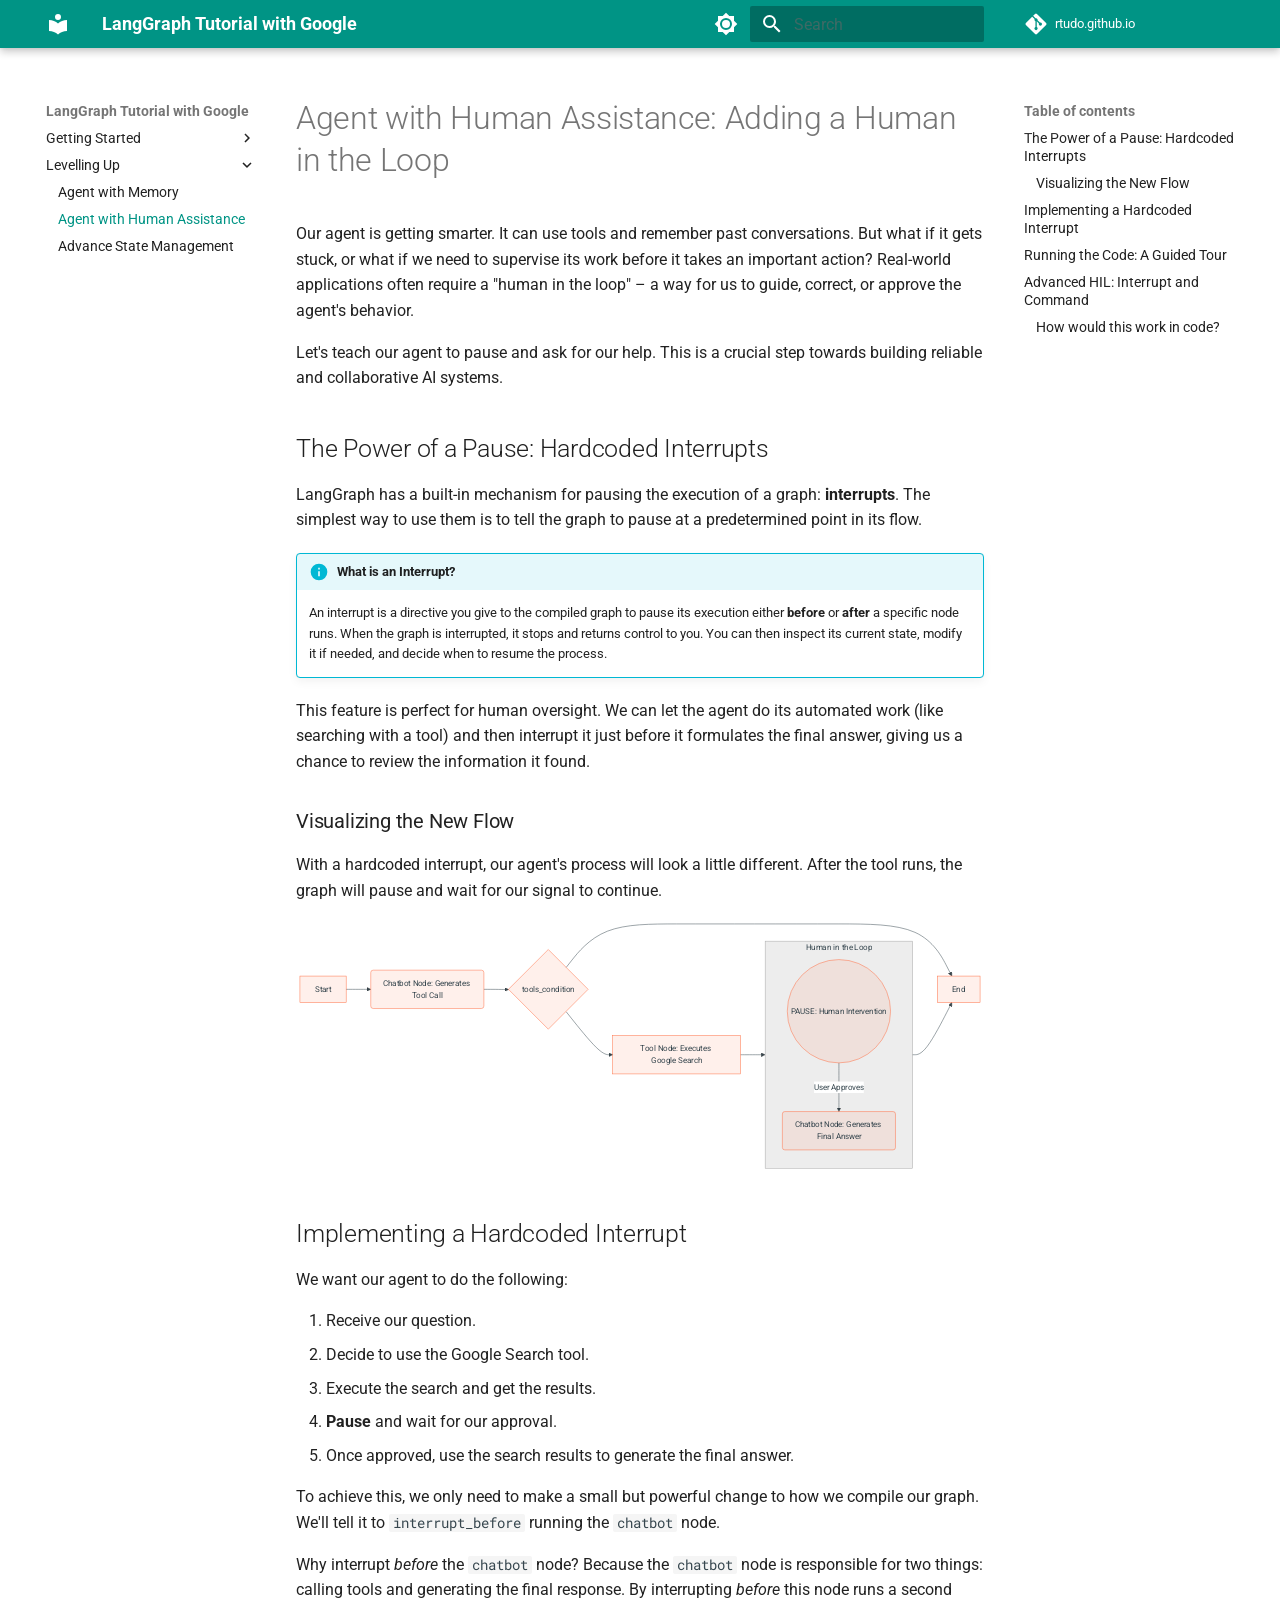
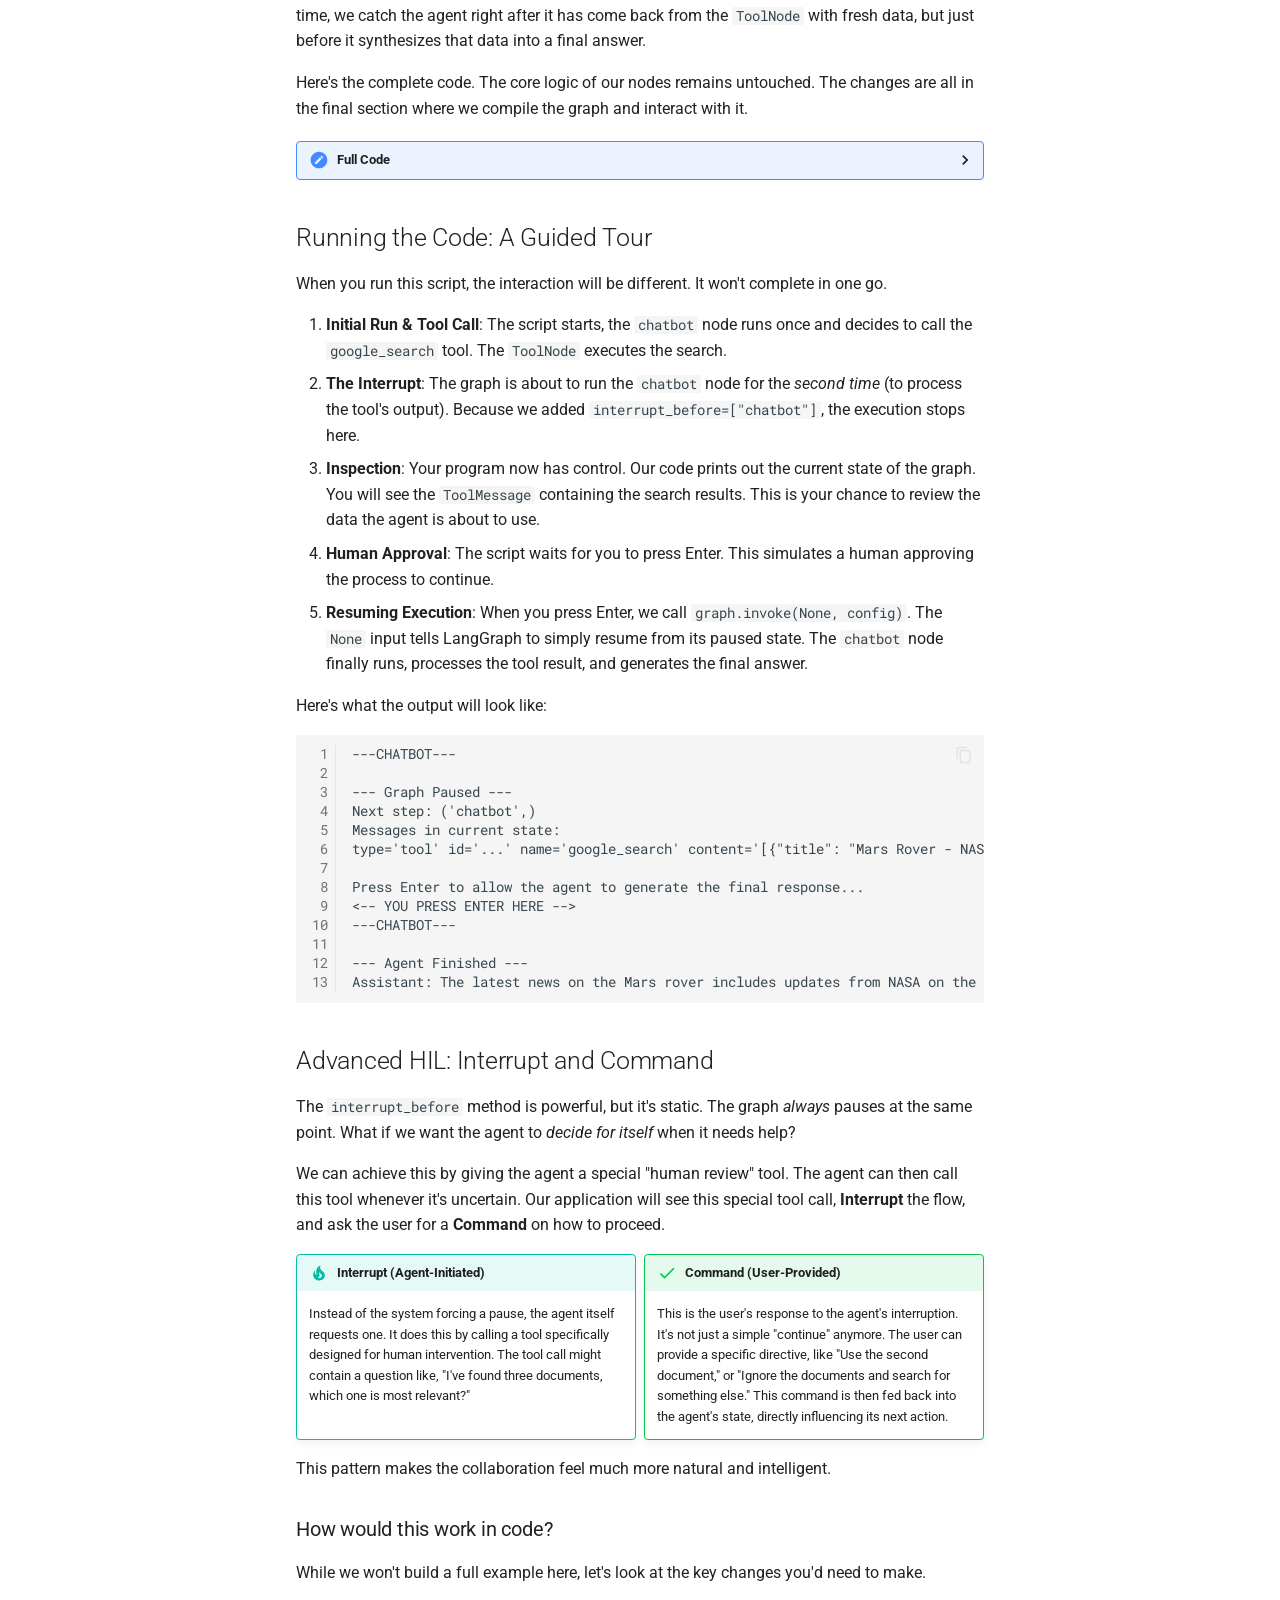
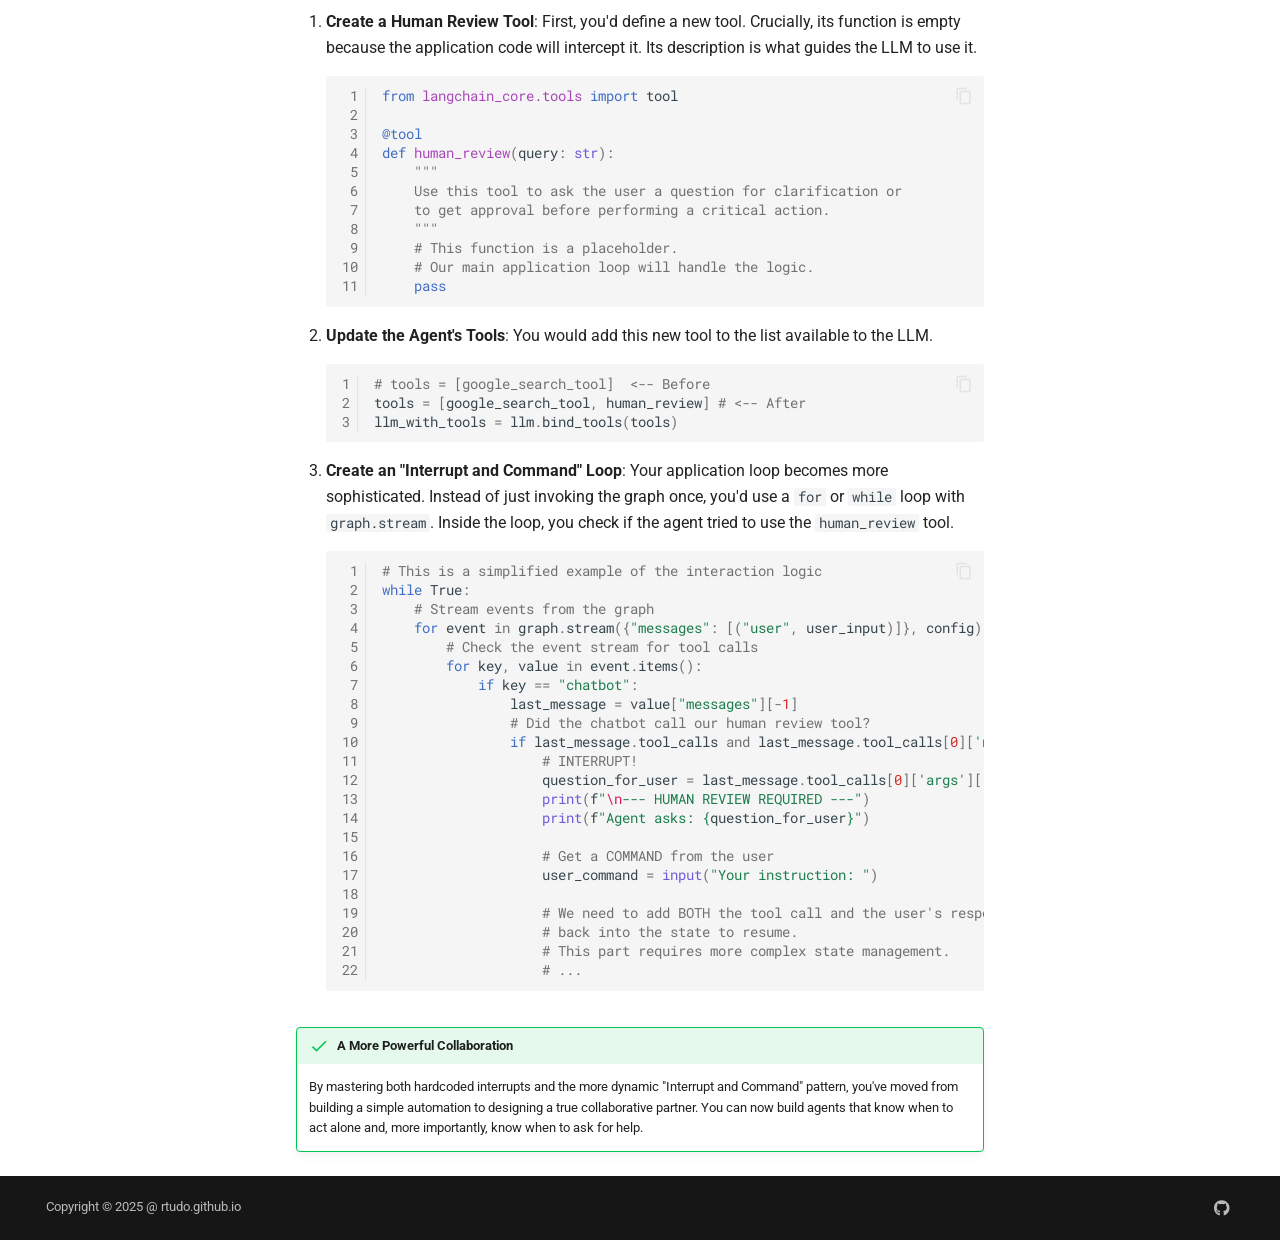
<file: ai/langgraph/agent-with-human-assistance/index.html>
<!doctype html><html lang=en class=no-js> <head><meta charset=utf-8><meta name=viewport content="width=device-width,initial-scale=1"><meta name=description content="Technical write-ups for building ai agents with Gemini Models. Focus is on working code for langgraph within Google Ecosystem. An Alternative LangGraph Tutorial destination."><link href="https://rtudo.github.io/ai/langgraph/agent-with-human-assistance/" rel="canonical"><link href=../agent-with-memory/ rel=prev><link href=../advance-state-management/ rel=next><link rel=icon href=../../../assets/favicon.png><meta name=generator content="mkdocs-1.6.1, mkdocs-material-9.6.15"><title>Agent with Human Assistance - LangGraph Tutorial with Google</title><link rel=stylesheet href=../../../assets/stylesheets/main.342714a4.min.css><link rel=stylesheet href=../../../assets/stylesheets/palette.06af60db.min.css><link rel="stylesheet" href="../../../assets/external/fonts.googleapis.com/css.49ea35f2.css"><style>:root{--md-text-font:"Roboto";--md-code-font:"Roboto Mono"}</style><link rel=stylesheet href=../stylesheets/extra.351ec7.min.css><script>__md_scope=new URL("../../..",location),__md_hash=e=>[...e].reduce(((e,_)=>(e<<5)-e+_.charCodeAt(0)),0),__md_get=(e,_=localStorage,t=__md_scope)=>JSON.parse(_.getItem(t.pathname+"."+e)),__md_set=(e,_,t=localStorage,a=__md_scope)=>{try{t.setItem(a.pathname+"."+e,JSON.stringify(_))}catch(e){}}</script><script id=__analytics>function __md_analytics(){function e(){dataLayer.push(arguments)}window.dataLayer=window.dataLayer||[],e("js",new Date),e("config","G-RCP3K9WFF4"),document.addEventListener("DOMContentLoaded",(function(){document.forms.search&&document.forms.search.query.addEventListener("blur",(function(){this.value&&e("event","search",{search_term:this.value})}));document$.subscribe((function(){var t=document.forms.feedback;if(void 0!==t)for(var a of t.querySelectorAll("[type=submit]"))a.addEventListener("click",(function(a){a.preventDefault();var n=document.location.pathname,d=this.getAttribute("data-md-value");e("event","feedback",{page:n,data:d}),t.firstElementChild.disabled=!0;var r=t.querySelector(".md-feedback__note [data-md-value='"+d+"']");r&&(r.hidden=!1)})),t.hidden=!1})),location$.subscribe((function(t){e("config","G-RCP3K9WFF4",{page_path:t.pathname})}))}));var t=document.createElement("script");t.async=!0,t.src="https://www.googletagmanager.com/gtag/js?id=G-RCP3K9WFF4",document.getElementById("__analytics").insertAdjacentElement("afterEnd",t)}</script><script>"undefined"!=typeof __md_analytics&&__md_analytics()</script><meta property=og:type content=website><meta property=og:title content="Agent with Human Assistance - LangGraph Tutorial with Google"><meta property=og:description content="Technical write-ups for building ai agents with Gemini Models. Focus is on working code for langgraph within Google Ecosystem. An Alternative LangGraph Tutorial destination."><meta property=og:image content=https://rtudo.github.io/assets/images/social/ai/langgraph/agent-with-human-assistance.png><meta property=og:image:type content=image/png><meta property=og:image:width content=1200><meta property=og:image:height content=630><meta content=https://rtudo.github.io/ai/langgraph/agent-with-human-assistance/ property=og:url><meta name=twitter:card content=summary_large_image><meta name=twitter:title content="Agent with Human Assistance - LangGraph Tutorial with Google"><meta name=twitter:description content="Technical write-ups for building ai agents with Gemini Models. Focus is on working code for langgraph within Google Ecosystem. An Alternative LangGraph Tutorial destination."><meta name=twitter:image content=https://rtudo.github.io/assets/images/social/ai/langgraph/agent-with-human-assistance.png></head> <body dir=ltr data-md-color-scheme=default data-md-color-primary=teal data-md-color-accent=deep-orange> <input class=md-toggle data-md-toggle=drawer type=checkbox id=__drawer autocomplete=off> <input class=md-toggle data-md-toggle=search type=checkbox id=__search autocomplete=off> <label class=md-overlay for=__drawer></label> <div data-md-component=skip> <a href=#agent-with-human-assistance-adding-a-human-in-the-loop class=md-skip> Skip to content </a> </div> <div data-md-component=announce> </div> <header class="md-header md-header--shadow" data-md-component=header> <nav class="md-header__inner md-grid" aria-label=Header> <a href=../../.. title="LangGraph Tutorial with Google" class="md-header__button md-logo" aria-label="LangGraph Tutorial with Google" data-md-component=logo> <svg xmlns=http://www.w3.org/2000/svg viewbox="0 0 24 24"><path d="M12 8a3 3 0 0 0 3-3 3 3 0 0 0-3-3 3 3 0 0 0-3 3 3 3 0 0 0 3 3m0 3.54C9.64 9.35 6.5 8 3 8v11c3.5 0 6.64 1.35 9 3.54 2.36-2.19 5.5-3.54 9-3.54V8c-3.5 0-6.64 1.35-9 3.54"/></svg> </a> <label class="md-header__button md-icon" for=__drawer> <svg xmlns=http://www.w3.org/2000/svg viewbox="0 0 24 24"><path d="M3 6h18v2H3zm0 5h18v2H3zm0 5h18v2H3z"/></svg> </label> <div class=md-header__title data-md-component=header-title> <div class=md-header__ellipsis> <div class=md-header__topic> <span class=md-ellipsis> LangGraph Tutorial with Google </span> </div> <div class=md-header__topic data-md-component=header-topic> <span class=md-ellipsis> Agent with Human Assistance </span> </div> </div> </div> <form class=md-header__option data-md-component=palette> <input class=md-option data-md-color-media="(prefers-color-scheme: light)" data-md-color-scheme=default data-md-color-primary=teal data-md-color-accent=deep-orange aria-label="Switch to dark mode" type=radio name=__palette id=__palette_0> <label class="md-header__button md-icon" title="Switch to dark mode" for=__palette_1 hidden> <svg xmlns=http://www.w3.org/2000/svg viewbox="0 0 24 24"><path d="M12 8a4 4 0 0 0-4 4 4 4 0 0 0 4 4 4 4 0 0 0 4-4 4 4 0 0 0-4-4m0 10a6 6 0 0 1-6-6 6 6 0 0 1 6-6 6 6 0 0 1 6 6 6 6 0 0 1-6 6m8-9.31V4h-4.69L12 .69 8.69 4H4v4.69L.69 12 4 15.31V20h4.69L12 23.31 15.31 20H20v-4.69L23.31 12z"/></svg> </label> <input class=md-option data-md-color-media="(prefers-color-scheme: dark)" data-md-color-scheme=slate data-md-color-primary=blue-grey data-md-color-accent=lime aria-label="Switch to light mode" type=radio name=__palette id=__palette_1> <label class="md-header__button md-icon" title="Switch to light mode" for=__palette_0 hidden> <svg xmlns=http://www.w3.org/2000/svg viewbox="0 0 24 24"><path d="M12 18c-.89 0-1.74-.2-2.5-.55C11.56 16.5 13 14.42 13 12s-1.44-4.5-3.5-5.45C10.26 6.2 11.11 6 12 6a6 6 0 0 1 6 6 6 6 0 0 1-6 6m8-9.31V4h-4.69L12 .69 8.69 4H4v4.69L.69 12 4 15.31V20h4.69L12 23.31 15.31 20H20v-4.69L23.31 12z"/></svg> </label> </form> <script>var palette=__md_get("__palette");if(palette&&palette.color){if("(prefers-color-scheme)"===palette.color.media){var media=matchMedia("(prefers-color-scheme: light)"),input=document.querySelector(media.matches?"[data-md-color-media='(prefers-color-scheme: light)']":"[data-md-color-media='(prefers-color-scheme: dark)']");palette.color.media=input.getAttribute("data-md-color-media"),palette.color.scheme=input.getAttribute("data-md-color-scheme"),palette.color.primary=input.getAttribute("data-md-color-primary"),palette.color.accent=input.getAttribute("data-md-color-accent")}for(var[key,value]of Object.entries(palette.color))document.body.setAttribute("data-md-color-"+key,value)}</script> <label class="md-header__button md-icon" for=__search> <svg xmlns=http://www.w3.org/2000/svg viewbox="0 0 24 24"><path d="M9.5 3A6.5 6.5 0 0 1 16 9.5c0 1.61-.59 3.09-1.56 4.23l.27.27h.79l5 5-1.5 1.5-5-5v-.79l-.27-.27A6.52 6.52 0 0 1 9.5 16 6.5 6.5 0 0 1 3 9.5 6.5 6.5 0 0 1 9.5 3m0 2C7 5 5 7 5 9.5S7 14 9.5 14 14 12 14 9.5 12 5 9.5 5"/></svg> </label> <div class=md-search data-md-component=search role=dialog> <label class=md-search__overlay for=__search></label> <div class=md-search__inner role=search> <form class=md-search__form name=search> <input type=text class=md-search__input name=query aria-label=Search placeholder=Search autocapitalize=off autocorrect=off autocomplete=off spellcheck=false data-md-component=search-query required> <label class="md-search__icon md-icon" for=__search> <svg xmlns=http://www.w3.org/2000/svg viewbox="0 0 24 24"><path d="M9.5 3A6.5 6.5 0 0 1 16 9.5c0 1.61-.59 3.09-1.56 4.23l.27.27h.79l5 5-1.5 1.5-5-5v-.79l-.27-.27A6.52 6.52 0 0 1 9.5 16 6.5 6.5 0 0 1 3 9.5 6.5 6.5 0 0 1 9.5 3m0 2C7 5 5 7 5 9.5S7 14 9.5 14 14 12 14 9.5 12 5 9.5 5"/></svg> <svg xmlns=http://www.w3.org/2000/svg viewbox="0 0 24 24"><path d="M20 11v2H8l5.5 5.5-1.42 1.42L4.16 12l7.92-7.92L13.5 5.5 8 11z"/></svg> </label> <nav class=md-search__options aria-label=Search> <a href=javascript:void(0) class="md-search__icon md-icon" title=Share aria-label=Share data-clipboard data-clipboard-text data-md-component=search-share tabindex=-1> <svg xmlns=http://www.w3.org/2000/svg viewbox="0 0 24 24"><path d="M18 16.08c-.76 0-1.44.3-1.96.77L8.91 12.7c.05-.23.09-.46.09-.7s-.04-.47-.09-.7l7.05-4.11c.54.5 1.25.81 2.04.81a3 3 0 0 0 3-3 3 3 0 0 0-3-3 3 3 0 0 0-3 3c0 .24.04.47.09.7L8.04 9.81C7.5 9.31 6.79 9 6 9a3 3 0 0 0-3 3 3 3 0 0 0 3 3c.79 0 1.5-.31 2.04-.81l7.12 4.15c-.05.21-.08.43-.08.66 0 1.61 1.31 2.91 2.92 2.91s2.92-1.3 2.92-2.91A2.92 2.92 0 0 0 18 16.08"/></svg> </a> <button type=reset class="md-search__icon md-icon" title=Clear aria-label=Clear tabindex=-1> <svg xmlns=http://www.w3.org/2000/svg viewbox="0 0 24 24"><path d="M19 6.41 17.59 5 12 10.59 6.41 5 5 6.41 10.59 12 5 17.59 6.41 19 12 13.41 17.59 19 19 17.59 13.41 12z"/></svg> </button> </nav> <div class=md-search__suggest data-md-component=search-suggest></div> </form> <div class=md-search__output> <div class=md-search__scrollwrap tabindex=0 data-md-scrollfix> <div class=md-search-result data-md-component=search-result> <div class=md-search-result__meta> Initializing search </div> <ol class=md-search-result__list role=presentation></ol> </div> </div> </div> </div> </div> <div class=md-header__source> <a href="https://github.com/rtudo/rtudo.github.io" title="Go to repository" class="md-source" data-md-component="source"> <div class="md-source__icon md-icon"> <svg xmlns=http://www.w3.org/2000/svg viewbox="0 0 448 512"><!-- Font Awesome Free 6.7.2 by @fontawesome - https://fontawesome.com License - https://fontawesome.com/license/free (Icons: CC BY 4.0, Fonts: SIL OFL 1.1, Code: MIT License) Copyright 2024 Fonticons, Inc.--><path d="M439.55 236.05 244 40.45a28.87 28.87 0 0 0-40.81 0l-40.66 40.63 51.52 51.52c27.06-9.14 52.68 16.77 43.39 43.68l49.66 49.66c34.23-11.8 61.18 31 35.47 56.69-26.49 26.49-70.21-2.87-56-37.34L240.22 199v121.85c25.3 12.54 22.26 41.85 9.08 55a34.34 34.34 0 0 1-48.55 0c-17.57-17.6-11.07-46.91 11.25-56v-123c-20.8-8.51-24.6-30.74-18.64-45L142.57 101 8.45 235.14a28.86 28.86 0 0 0 0 40.81l195.61 195.6a28.86 28.86 0 0 0 40.8 0l194.69-194.69a28.86 28.86 0 0 0 0-40.81"/></svg> </div> <div class=md-source__repository> rtudo.github.io </div> </a> </div> </nav> </header> <div class=md-container data-md-component=container> <main class=md-main data-md-component=main> <div class="md-main__inner md-grid"> <div class="md-sidebar md-sidebar--primary" data-md-component=sidebar data-md-type=navigation> <div class=md-sidebar__scrollwrap> <div class=md-sidebar__inner> <nav class="md-nav md-nav--primary" aria-label=Navigation data-md-level=0> <label class=md-nav__title for=__drawer> <a href=../../.. title="LangGraph Tutorial with Google" class="md-nav__button md-logo" aria-label="LangGraph Tutorial with Google" data-md-component=logo> <svg xmlns=http://www.w3.org/2000/svg viewbox="0 0 24 24"><path d="M12 8a3 3 0 0 0 3-3 3 3 0 0 0-3-3 3 3 0 0 0-3 3 3 3 0 0 0 3 3m0 3.54C9.64 9.35 6.5 8 3 8v11c3.5 0 6.64 1.35 9 3.54 2.36-2.19 5.5-3.54 9-3.54V8c-3.5 0-6.64 1.35-9 3.54"/></svg> </a> LangGraph Tutorial with Google </label> <div class=md-nav__source> <a href="https://github.com/rtudo/rtudo.github.io" title="Go to repository" class="md-source" data-md-component="source"> <div class="md-source__icon md-icon"> <svg xmlns=http://www.w3.org/2000/svg viewbox="0 0 448 512"><!-- Font Awesome Free 6.7.2 by @fontawesome - https://fontawesome.com License - https://fontawesome.com/license/free (Icons: CC BY 4.0, Fonts: SIL OFL 1.1, Code: MIT License) Copyright 2024 Fonticons, Inc.--><path d="M439.55 236.05 244 40.45a28.87 28.87 0 0 0-40.81 0l-40.66 40.63 51.52 51.52c27.06-9.14 52.68 16.77 43.39 43.68l49.66 49.66c34.23-11.8 61.18 31 35.47 56.69-26.49 26.49-70.21-2.87-56-37.34L240.22 199v121.85c25.3 12.54 22.26 41.85 9.08 55a34.34 34.34 0 0 1-48.55 0c-17.57-17.6-11.07-46.91 11.25-56v-123c-20.8-8.51-24.6-30.74-18.64-45L142.57 101 8.45 235.14a28.86 28.86 0 0 0 0 40.81l195.61 195.6a28.86 28.86 0 0 0 40.8 0l194.69-194.69a28.86 28.86 0 0 0 0-40.81"/></svg> </div> <div class=md-source__repository> rtudo.github.io </div> </a> </div> <ul class=md-nav__list data-md-scrollfix> <li class="md-nav__item md-nav__item--nested"> <input class="md-nav__toggle md-toggle " type=checkbox id=__nav_1> <div class="md-nav__link md-nav__container"> <a href=../ class="md-nav__link "> <span class=md-ellipsis> Getting Started </span> </a> <label class="md-nav__link " for=__nav_1 id=__nav_1_label tabindex=0> <span class="md-nav__icon md-icon"></span> </label> </div> <nav class=md-nav data-md-level=1 aria-labelledby=__nav_1_label aria-expanded=false> <label class=md-nav__title for=__nav_1> <span class="md-nav__icon md-icon"></span> Getting Started </label> <ul class=md-nav__list data-md-scrollfix> <li class=md-nav__item> <a href=../setup/ class=md-nav__link> <span class=md-ellipsis> Setting up the Enviornment </span> </a> </li> <li class=md-nav__item> <a href=../not-an-agent/ class=md-nav__link> <span class=md-ellipsis> Not an Agent </span> </a> </li> <li class=md-nav__item> <a href=../still-not-an-agent/ class=md-nav__link> <span class=md-ellipsis> Still Not an Agent </span> </a> </li> <li class=md-nav__item> <a href=../just-a-tool/ class=md-nav__link> <span class=md-ellipsis> Just a Tool </span> </a> </li> <li class=md-nav__item> <a href=../agent-007/ class=md-nav__link> <span class=md-ellipsis> Agent, AI Agent </span> </a> </li> <li class=md-nav__item> <a href=../building-an-agent/ class=md-nav__link> <span class=md-ellipsis> Building an Agent </span> </a> </li> </ul> </nav> </li> <li class="md-nav__item md-nav__item--active md-nav__item--nested"> <input class="md-nav__toggle md-toggle " type=checkbox id=__nav_2 checked> <label class=md-nav__link for=__nav_2 id=__nav_2_label tabindex=0> <span class=md-ellipsis> Levelling Up </span> <span class="md-nav__icon md-icon"></span> </label> <nav class=md-nav data-md-level=1 aria-labelledby=__nav_2_label aria-expanded=true> <label class=md-nav__title for=__nav_2> <span class="md-nav__icon md-icon"></span> Levelling Up </label> <ul class=md-nav__list data-md-scrollfix> <li class=md-nav__item> <a href=../agent-with-memory/ class=md-nav__link> <span class=md-ellipsis> Agent with Memory </span> </a> </li> <li class="md-nav__item md-nav__item--active"> <input class="md-nav__toggle md-toggle" type=checkbox id=__toc> <label class="md-nav__link md-nav__link--active" for=__toc> <span class=md-ellipsis> Agent with Human Assistance </span> <span class="md-nav__icon md-icon"></span> </label> <a href=./ class="md-nav__link md-nav__link--active"> <span class=md-ellipsis> Agent with Human Assistance </span> </a> <nav class="md-nav md-nav--secondary" aria-label="Table of contents"> <label class=md-nav__title for=__toc> <span class="md-nav__icon md-icon"></span> Table of contents </label> <ul class=md-nav__list data-md-component=toc data-md-scrollfix> <li class=md-nav__item> <a href=#the-power-of-a-pause-hardcoded-interrupts class=md-nav__link> <span class=md-ellipsis> The Power of a Pause: Hardcoded Interrupts </span> </a> <nav class=md-nav aria-label="The Power of a Pause: Hardcoded Interrupts"> <ul class=md-nav__list> <li class=md-nav__item> <a href=#visualizing-the-new-flow class=md-nav__link> <span class=md-ellipsis> Visualizing the New Flow </span> </a> </li> </ul> </nav> </li> <li class=md-nav__item> <a href=#implementing-a-hardcoded-interrupt class=md-nav__link> <span class=md-ellipsis> Implementing a Hardcoded Interrupt </span> </a> </li> <li class=md-nav__item> <a href=#running-the-code-a-guided-tour class=md-nav__link> <span class=md-ellipsis> Running the Code: A Guided Tour </span> </a> </li> <li class=md-nav__item> <a href=#advanced-hil-interrupt-and-command class=md-nav__link> <span class=md-ellipsis> Advanced HIL: Interrupt and Command </span> </a> <nav class=md-nav aria-label="Advanced HIL: Interrupt and Command"> <ul class=md-nav__list> <li class=md-nav__item> <a href=#how-would-this-work-in-code class=md-nav__link> <span class=md-ellipsis> How would this work in code? </span> </a> </li> </ul> </nav> </li> </ul> </nav> </li> <li class=md-nav__item> <a href=../advance-state-management/ class=md-nav__link> <span class=md-ellipsis> Advance State Management </span> </a> </li> </ul> </nav> </li> </ul> </nav> </div> </div> </div> <div class="md-sidebar md-sidebar--secondary" data-md-component=sidebar data-md-type=toc> <div class=md-sidebar__scrollwrap> <div class=md-sidebar__inner> <nav class="md-nav md-nav--secondary" aria-label="Table of contents"> <label class=md-nav__title for=__toc> <span class="md-nav__icon md-icon"></span> Table of contents </label> <ul class=md-nav__list data-md-component=toc data-md-scrollfix> <li class=md-nav__item> <a href=#the-power-of-a-pause-hardcoded-interrupts class=md-nav__link> <span class=md-ellipsis> The Power of a Pause: Hardcoded Interrupts </span> </a> <nav class=md-nav aria-label="The Power of a Pause: Hardcoded Interrupts"> <ul class=md-nav__list> <li class=md-nav__item> <a href=#visualizing-the-new-flow class=md-nav__link> <span class=md-ellipsis> Visualizing the New Flow </span> </a> </li> </ul> </nav> </li> <li class=md-nav__item> <a href=#implementing-a-hardcoded-interrupt class=md-nav__link> <span class=md-ellipsis> Implementing a Hardcoded Interrupt </span> </a> </li> <li class=md-nav__item> <a href=#running-the-code-a-guided-tour class=md-nav__link> <span class=md-ellipsis> Running the Code: A Guided Tour </span> </a> </li> <li class=md-nav__item> <a href=#advanced-hil-interrupt-and-command class=md-nav__link> <span class=md-ellipsis> Advanced HIL: Interrupt and Command </span> </a> <nav class=md-nav aria-label="Advanced HIL: Interrupt and Command"> <ul class=md-nav__list> <li class=md-nav__item> <a href=#how-would-this-work-in-code class=md-nav__link> <span class=md-ellipsis> How would this work in code? </span> </a> </li> </ul> </nav> </li> </ul> </nav> </div> </div> </div> <div class=md-content data-md-component=content> <article class="md-content__inner md-typeset"> <h1 id=agent-with-human-assistance-adding-a-human-in-the-loop>Agent with Human Assistance: Adding a Human in the Loop<a class=headerlink href=#agent-with-human-assistance-adding-a-human-in-the-loop title="Permanent link">&para;</a></h1> <p>Our agent is getting smarter. It can use tools and remember past conversations. But what if it gets stuck, or what if we need to supervise its work before it takes an important action? Real-world applications often require a "human in the loop" – a way for us to guide, correct, or approve the agent's behavior.</p> <p>Let's teach our agent to pause and ask for our help. This is a crucial step towards building reliable and collaborative AI systems.</p> <h2 id=the-power-of-a-pause-hardcoded-interrupts>The Power of a Pause: Hardcoded Interrupts<a class=headerlink href=#the-power-of-a-pause-hardcoded-interrupts title="Permanent link">&para;</a></h2> <p>LangGraph has a built-in mechanism for pausing the execution of a graph: <strong>interrupts</strong>. The simplest way to use them is to tell the graph to pause at a predetermined point in its flow.</p> <div class="admonition info"> <p class=admonition-title>What is an Interrupt?</p> <p>An interrupt is a directive you give to the compiled graph to pause its execution either <strong>before</strong> or <strong>after</strong> a specific node runs. When the graph is interrupted, it stops and returns control to you. You can then inspect its current state, modify it if needed, and decide when to resume the process.</p> </div> <p>This feature is perfect for human oversight. We can let the agent do its automated work (like searching with a tool) and then interrupt it just before it formulates the final answer, giving us a chance to review the information it found.</p> <h3 id=visualizing-the-new-flow>Visualizing the New Flow<a class=headerlink href=#visualizing-the-new-flow title="Permanent link">&para;</a></h3> <p>With a hardcoded interrupt, our agent's process will look a little different. After the tool runs, the graph will pause and wait for our signal to continue.</p> <pre class=mermaid><code>graph LR
    A[Start] --&gt; B(Chatbot Node: Generates Tool Call);
    B --&gt; C{tools_condition};
    C --&gt; D[Tool Node: Executes Google Search];
    D --&gt; s;
    subgraph s [Human in the Loop]
        direction TB
        E((PAUSE: Human Intervention))
        E -- User Approves --&gt; F(Chatbot Node: Generates Final Answer);
    end
    s --&gt; G[End];
    C --&gt; G;</code></pre> <h2 id=implementing-a-hardcoded-interrupt>Implementing a Hardcoded Interrupt<a class=headerlink href=#implementing-a-hardcoded-interrupt title="Permanent link">&para;</a></h2> <p>We want our agent to do the following:</p> <ol> <li>Receive our question.</li> <li>Decide to use the Google Search tool.</li> <li>Execute the search and get the results.</li> <li><strong>Pause</strong> and wait for our approval.</li> <li>Once approved, use the search results to generate the final answer.</li> </ol> <p>To achieve this, we only need to make a small but powerful change to how we compile our graph. We'll tell it to <code>interrupt_before</code> running the <code>chatbot</code> node.</p> <p>Why interrupt <em>before</em> the <code>chatbot</code> node? Because the <code>chatbot</code> node is responsible for two things: calling tools and generating the final response. By interrupting <em>before</em> this node runs a second time, we catch the agent right after it has come back from the <code>ToolNode</code> with fresh data, but just before it synthesizes that data into a final answer.</p> <p>Here's the complete code. The core logic of our nodes remains untouched. The changes are all in the final section where we compile the graph and interact with it.</p> <details> <summary>Full Code</summary> <div class=highlight><table class=highlighttable><tr><th colspan=2 class=filename><span class=filename>agent_with_hardcoded_interrupt.py</span></th></tr><tr><td class=linenos><div class=linenodiv><pre><span></span><span class=normal><a href=#__codelineno-0-1> 1</a></span>
<span class=normal><a href=#__codelineno-0-2> 2</a></span>
<span class=normal><a href=#__codelineno-0-3> 3</a></span>
<span class=normal><a href=#__codelineno-0-4> 4</a></span>
<span class=normal><a href=#__codelineno-0-5> 5</a></span>
<span class=normal><a href=#__codelineno-0-6> 6</a></span>
<span class=normal><a href=#__codelineno-0-7> 7</a></span>
<span class=normal><a href=#__codelineno-0-8> 8</a></span>
<span class=normal><a href=#__codelineno-0-9> 9</a></span>
<span class=normal><a href=#__codelineno-0-10>10</a></span>
<span class=normal><a href=#__codelineno-0-11>11</a></span>
<span class=normal><a href=#__codelineno-0-12>12</a></span>
<span class=normal><a href=#__codelineno-0-13>13</a></span>
<span class=normal><a href=#__codelineno-0-14>14</a></span>
<span class=normal><a href=#__codelineno-0-15>15</a></span>
<span class=normal><a href=#__codelineno-0-16>16</a></span>
<span class=normal><a href=#__codelineno-0-17>17</a></span>
<span class=normal><a href=#__codelineno-0-18>18</a></span>
<span class=normal><a href=#__codelineno-0-19>19</a></span>
<span class=normal><a href=#__codelineno-0-20>20</a></span>
<span class=normal><a href=#__codelineno-0-21>21</a></span>
<span class=normal><a href=#__codelineno-0-22>22</a></span>
<span class=normal><a href=#__codelineno-0-23>23</a></span>
<span class=normal><a href=#__codelineno-0-24>24</a></span>
<span class=normal><a href=#__codelineno-0-25>25</a></span>
<span class=normal><a href=#__codelineno-0-26>26</a></span>
<span class=normal><a href=#__codelineno-0-27>27</a></span>
<span class=normal><a href=#__codelineno-0-28>28</a></span>
<span class=normal><a href=#__codelineno-0-29>29</a></span>
<span class=normal><a href=#__codelineno-0-30>30</a></span>
<span class=normal><a href=#__codelineno-0-31>31</a></span>
<span class=normal><a href=#__codelineno-0-32>32</a></span>
<span class=normal><a href=#__codelineno-0-33>33</a></span>
<span class=normal><a href=#__codelineno-0-34>34</a></span>
<span class=normal><a href=#__codelineno-0-35>35</a></span>
<span class=normal><a href=#__codelineno-0-36>36</a></span>
<span class=normal><a href=#__codelineno-0-37>37</a></span>
<span class=normal><a href=#__codelineno-0-38>38</a></span>
<span class=normal><a href=#__codelineno-0-39>39</a></span>
<span class=normal><a href=#__codelineno-0-40>40</a></span>
<span class=normal><a href=#__codelineno-0-41>41</a></span>
<span class=normal><a href=#__codelineno-0-42>42</a></span>
<span class=normal><a href=#__codelineno-0-43>43</a></span>
<span class=normal><a href=#__codelineno-0-44>44</a></span>
<span class=normal><a href=#__codelineno-0-45>45</a></span>
<span class=normal><a href=#__codelineno-0-46>46</a></span>
<span class=normal><a href=#__codelineno-0-47>47</a></span>
<span class=normal><a href=#__codelineno-0-48>48</a></span>
<span class=normal><a href=#__codelineno-0-49>49</a></span>
<span class=normal><a href=#__codelineno-0-50>50</a></span>
<span class=normal><a href=#__codelineno-0-51>51</a></span>
<span class=normal><a href=#__codelineno-0-52>52</a></span>
<span class=normal><a href=#__codelineno-0-53>53</a></span>
<span class=normal><a href=#__codelineno-0-54>54</a></span>
<span class=normal><a href=#__codelineno-0-55>55</a></span>
<span class=normal><a href=#__codelineno-0-56>56</a></span>
<span class=normal><a href=#__codelineno-0-57>57</a></span>
<span class=normal><a href=#__codelineno-0-58>58</a></span>
<span class=normal><a href=#__codelineno-0-59>59</a></span>
<span class=normal><a href=#__codelineno-0-60>60</a></span>
<span class=normal><a href=#__codelineno-0-61>61</a></span>
<span class=normal><a href=#__codelineno-0-62>62</a></span>
<span class=normal><a href=#__codelineno-0-63>63</a></span>
<span class=normal><a href=#__codelineno-0-64>64</a></span>
<span class=normal><a href=#__codelineno-0-65>65</a></span>
<span class=normal><a href=#__codelineno-0-66>66</a></span>
<span class=normal><a href=#__codelineno-0-67>67</a></span>
<span class=normal><a href=#__codelineno-0-68>68</a></span>
<span class=normal><a href=#__codelineno-0-69>69</a></span>
<span class=normal><a href=#__codelineno-0-70>70</a></span>
<span class=normal><a href=#__codelineno-0-71>71</a></span>
<span class=normal><a href=#__codelineno-0-72>72</a></span>
<span class=normal><a href=#__codelineno-0-73>73</a></span>
<span class=normal><a href=#__codelineno-0-74>74</a></span>
<span class=normal><a href=#__codelineno-0-75>75</a></span>
<span class=normal><a href=#__codelineno-0-76>76</a></span></pre></div></td><td class=code><div><pre><span></span><code><a id=__codelineno-0-1 name=__codelineno-0-1></a><span class=kn>import</span><span class=w> </span><span class=nn>os</span>
<a id=__codelineno-0-2 name=__codelineno-0-2></a><span class=kn>import</span><span class=w> </span><span class=nn>json</span>
<a id=__codelineno-0-3 name=__codelineno-0-3></a><span class=kn>from</span><span class=w> </span><span class=nn>typing</span><span class=w> </span><span class=kn>import</span> <span class=n>Annotated</span><span class=p>,</span> <span class=n>TypedDict</span>
<a id=__codelineno-0-4 name=__codelineno-0-4></a>
<a id=__codelineno-0-5 name=__codelineno-0-5></a><span class=kn>from</span><span class=w> </span><span class=nn>dotenv</span><span class=w> </span><span class=kn>import</span> <span class=n>load_dotenv</span>
<a id=__codelineno-0-6 name=__codelineno-0-6></a><span class=kn>from</span><span class=w> </span><span class=nn>langchain_core.messages</span><span class=w> </span><span class=kn>import</span> <span class=n>ToolMessage</span><span class=p>,</span> <span class=n>HumanMessage</span>
<a id=__codelineno-0-7 name=__codelineno-0-7></a><span class=kn>from</span><span class=w> </span><span class=nn>langchain_core.tools</span><span class=w> </span><span class=kn>import</span> <span class=n>Tool</span>
<a id=__codelineno-0-8 name=__codelineno-0-8></a><span class=kn>from</span><span class=w> </span><span class=nn>langchain_google_community</span><span class=w> </span><span class=kn>import</span> <span class=n>GoogleSearchAPIWrapper</span>
<a id=__codelineno-0-9 name=__codelineno-0-9></a><span class=kn>from</span><span class=w> </span><span class=nn>langchain_google_genai</span><span class=w> </span><span class=kn>import</span> <span class=n>ChatGoogleGenerativeAI</span>
<a id=__codelineno-0-10 name=__codelineno-0-10></a><span class=kn>from</span><span class=w> </span><span class=nn>langgraph.graph</span><span class=w> </span><span class=kn>import</span> <span class=n>StateGraph</span><span class=p>,</span> <span class=n>END</span><span class=p>,</span> <span class=n>START</span>
<a id=__codelineno-0-11 name=__codelineno-0-11></a><span class=kn>from</span><span class=w> </span><span class=nn>langgraph.graph.message</span><span class=w> </span><span class=kn>import</span> <span class=n>add_messages</span>
<a id=__codelineno-0-12 name=__codelineno-0-12></a><span class=kn>from</span><span class=w> </span><span class=nn>langgraph.prebuilt</span><span class=w> </span><span class=kn>import</span> <span class=n>ToolNode</span><span class=p>,</span> <span class=n>tools_condition</span>
<a id=__codelineno-0-13 name=__codelineno-0-13></a><span class=kn>from</span><span class=w> </span><span class=nn>langgraph.checkpoint.memory</span><span class=w> </span><span class=kn>import</span> <span class=n>MemorySaver</span>
<a id=__codelineno-0-14 name=__codelineno-0-14></a>
<a id=__codelineno-0-15 name=__codelineno-0-15></a><span class=c1># --- Standard Setup ---</span>
<a id=__codelineno-0-16 name=__codelineno-0-16></a><span class=n>load_dotenv</span><span class=p>()</span>
<a id=__codelineno-0-17 name=__codelineno-0-17></a>
<a id=__codelineno-0-18 name=__codelineno-0-18></a><span class=k>class</span><span class=w> </span><span class=nc>State</span><span class=p>(</span><span class=n>TypedDict</span><span class=p>):</span>
<a id=__codelineno-0-19 name=__codelineno-0-19></a>    <span class=n>messages</span><span class=p>:</span> <span class=n>Annotated</span><span class=p>[</span><span class=nb>list</span><span class=p>,</span> <span class=n>add_messages</span><span class=p>]</span>
<a id=__codelineno-0-20 name=__codelineno-0-20></a>
<a id=__codelineno-0-21 name=__codelineno-0-21></a><span class=n>llm</span> <span class=o>=</span> <span class=n>ChatGoogleGenerativeAI</span><span class=p>(</span><span class=n>model</span><span class=o>=</span><span class=s2>&quot;gemini-2.5-flash&quot;</span><span class=p>)</span>
<a id=__codelineno-0-22 name=__codelineno-0-22></a><span class=n>search</span> <span class=o>=</span> <span class=n>GoogleSearchAPIWrapper</span><span class=p>()</span>
<a id=__codelineno-0-23 name=__codelineno-0-23></a><span class=n>google_search_tool</span> <span class=o>=</span> <span class=n>Tool</span><span class=p>(</span>
<a id=__codelineno-0-24 name=__codelineno-0-24></a>    <span class=n>name</span><span class=o>=</span><span class=s2>&quot;google_search&quot;</span><span class=p>,</span>
<a id=__codelineno-0-25 name=__codelineno-0-25></a>    <span class=n>description</span><span class=o>=</span><span class=s2>&quot;Search Google for recent results about current events.&quot;</span><span class=p>,</span>
<a id=__codelineno-0-26 name=__codelineno-0-26></a>    <span class=n>func</span><span class=o>=</span><span class=n>search</span><span class=o>.</span><span class=n>run</span><span class=p>,</span>
<a id=__codelineno-0-27 name=__codelineno-0-27></a><span class=p>)</span>
<a id=__codelineno-0-28 name=__codelineno-0-28></a><span class=n>tools</span> <span class=o>=</span> <span class=p>[</span><span class=n>google_search_tool</span><span class=p>]</span>
<a id=__codelineno-0-29 name=__codelineno-0-29></a><span class=n>llm_with_tools</span> <span class=o>=</span> <span class=n>llm</span><span class=o>.</span><span class=n>bind_tools</span><span class=p>(</span><span class=n>tools</span><span class=p>)</span>
<a id=__codelineno-0-30 name=__codelineno-0-30></a>
<a id=__codelineno-0-31 name=__codelineno-0-31></a><span class=c1># --- Node Definitions &amp; Graph Assembly ---</span>
<a id=__codelineno-0-32 name=__codelineno-0-32></a><span class=k>def</span><span class=w> </span><span class=nf>chatbot</span><span class=p>(</span><span class=n>state</span><span class=p>:</span> <span class=n>State</span><span class=p>):</span>
<a id=__codelineno-0-33 name=__codelineno-0-33></a>    <span class=nb>print</span><span class=p>(</span><span class=s2>&quot;---CHATBOT---&quot;</span><span class=p>)</span>
<a id=__codelineno-0-34 name=__codelineno-0-34></a>    <span class=k>return</span> <span class=p>{</span><span class=s2>&quot;messages&quot;</span><span class=p>:</span> <span class=p>[</span><span class=n>llm_with_tools</span><span class=o>.</span><span class=n>invoke</span><span class=p>(</span><span class=n>state</span><span class=p>[</span><span class=s2>&quot;messages&quot;</span><span class=p>])]}</span>
<a id=__codelineno-0-35 name=__codelineno-0-35></a>
<a id=__codelineno-0-36 name=__codelineno-0-36></a><span class=n>tool_node</span> <span class=o>=</span> <span class=n>ToolNode</span><span class=p>(</span><span class=n>tools</span><span class=p>)</span>
<a id=__codelineno-0-37 name=__codelineno-0-37></a>
<a id=__codelineno-0-38 name=__codelineno-0-38></a><span class=n>graph_builder</span> <span class=o>=</span> <span class=n>StateGraph</span><span class=p>(</span><span class=n>State</span><span class=p>)</span>
<a id=__codelineno-0-39 name=__codelineno-0-39></a><span class=n>graph_builder</span><span class=o>.</span><span class=n>add_node</span><span class=p>(</span><span class=s2>&quot;chatbot&quot;</span><span class=p>,</span> <span class=n>chatbot</span><span class=p>)</span>
<a id=__codelineno-0-40 name=__codelineno-0-40></a><span class=n>graph_builder</span><span class=o>.</span><span class=n>add_node</span><span class=p>(</span><span class=s2>&quot;tools&quot;</span><span class=p>,</span> <span class=n>tool_node</span><span class=p>)</span>
<a id=__codelineno-0-41 name=__codelineno-0-41></a><span class=n>graph_builder</span><span class=o>.</span><span class=n>add_edge</span><span class=p>(</span><span class=n>START</span><span class=p>,</span> <span class=s2>&quot;chatbot&quot;</span><span class=p>)</span>
<a id=__codelineno-0-42 name=__codelineno-0-42></a><span class=n>graph_builder</span><span class=o>.</span><span class=n>add_conditional_edges</span><span class=p>(</span><span class=s2>&quot;chatbot&quot;</span><span class=p>,</span> <span class=n>tools_condition</span><span class=p>)</span>
<a id=__codelineno-0-43 name=__codelineno-0-43></a><span class=n>graph_builder</span><span class=o>.</span><span class=n>add_edge</span><span class=p>(</span><span class=s2>&quot;tools&quot;</span><span class=p>,</span> <span class=s2>&quot;chatbot&quot;</span><span class=p>)</span>
<a id=__codelineno-0-44 name=__codelineno-0-44></a>
<a id=__codelineno-0-45 name=__codelineno-0-45></a><span class=c1># --- Add Memory and Interrupts ---</span>
<a id=__codelineno-0-46 name=__codelineno-0-46></a><span class=n>memory</span> <span class=o>=</span> <span class=n>MemorySaver</span><span class=p>()</span>
<a id=__codelineno-0-47 name=__codelineno-0-47></a><span class=hll><span class=c1># Compile the graph, interrupting before the &quot;chatbot&quot; node runs.</span>
</span><a id=__codelineno-0-48 name=__codelineno-0-48></a><span class=n>graph</span> <span class=o>=</span> <span class=n>graph_builder</span><span class=o>.</span><span class=n>compile</span><span class=p>(</span>
<a id=__codelineno-0-49 name=__codelineno-0-49></a>    <span class=n>checkpointer</span><span class=o>=</span><span class=n>memory</span><span class=p>,</span>
<a id=__codelineno-0-50 name=__codelineno-0-50></a>    <span class=n>interrupt_before</span><span class=o>=</span><span class=p>[</span><span class=s2>&quot;chatbot&quot;</span><span class=p>],</span> <span class=c1># 👈 The magic happens here!</span>
<a id=__codelineno-0-51 name=__codelineno-0-51></a><span class=p>)</span>
<a id=__codelineno-0-52 name=__codelineno-0-52></a><span class=hll>
</span><a id=__codelineno-0-53 name=__codelineno-0-53></a><span class=hll><span class=n>config</span> <span class=o>=</span> <span class=p>{</span><span class=s2>&quot;configurable&quot;</span><span class=p>:</span> <span class=p>{</span><span class=s2>&quot;thread_id&quot;</span><span class=p>:</span> <span class=s2>&quot;user-456&quot;</span><span class=p>}}</span>
</span><a id=__codelineno-0-54 name=__codelineno-0-54></a><span class=hll>
</span><a id=__codelineno-0-55 name=__codelineno-0-55></a><span class=hll><span class=c1># --- The Human-in-the-Loop Interaction ---</span>
</span><a id=__codelineno-0-56 name=__codelineno-0-56></a><span class=hll><span class=n>user_input</span> <span class=o>=</span> <span class=s2>&quot;What&#39;s the latest news on the Mars rover?&quot;</span>
</span><a id=__codelineno-0-57 name=__codelineno-0-57></a><span class=hll><span class=c1># Start the graph, but it will pause before the final chatbot response</span>
</span><a id=__codelineno-0-58 name=__codelineno-0-58></a><span class=hll><span class=n>graph</span><span class=o>.</span><span class=n>invoke</span><span class=p>({</span><span class=s2>&quot;messages&quot;</span><span class=p>:</span> <span class=p>[(</span><span class=s2>&quot;user&quot;</span><span class=p>,</span> <span class=n>user_input</span><span class=p>)]},</span> <span class=n>config</span><span class=o>=</span><span class=n>config</span><span class=p>)</span>
</span><a id=__codelineno-0-59 name=__codelineno-0-59></a><span class=hll>
</span><a id=__codelineno-0-60 name=__codelineno-0-60></a><span class=hll><span class=c1># The graph is now paused. We can inspect its state.</span>
</span><a id=__codelineno-0-61 name=__codelineno-0-61></a><span class=hll><span class=n>paused_state</span> <span class=o>=</span> <span class=n>graph</span><span class=o>.</span><span class=n>get_state</span><span class=p>(</span><span class=n>config</span><span class=p>)</span>
</span><a id=__codelineno-0-62 name=__codelineno-0-62></a><span class=hll><span class=nb>print</span><span class=p>(</span><span class=s2>&quot;</span><span class=se>\n</span><span class=s2>--- Graph Paused ---&quot;</span><span class=p>)</span>
</span><a id=__codelineno-0-63 name=__codelineno-0-63></a><span class=hll><span class=nb>print</span><span class=p>(</span><span class=s2>&quot;Next step:&quot;</span><span class=p>,</span> <span class=n>paused_state</span><span class=o>.</span><span class=n>next</span><span class=p>)</span> <span class=c1># This will be (&#39;chatbot&#39;,)</span>
</span><a id=__codelineno-0-64 name=__codelineno-0-64></a><span class=hll><span class=nb>print</span><span class=p>(</span><span class=s2>&quot;Messages in current state:&quot;</span><span class=p>)</span>
</span><a id=__codelineno-0-65 name=__codelineno-0-65></a><span class=hll><span class=c1># The last message is the result from our Google Search tool</span>
</span><a id=__codelineno-0-66 name=__codelineno-0-66></a><span class=hll><span class=nb>print</span><span class=p>(</span><span class=n>paused_state</span><span class=o>.</span><span class=n>values</span><span class=p>[</span><span class=s1>&#39;messages&#39;</span><span class=p>][</span><span class=o>-</span><span class=mi>1</span><span class=p>])</span>
</span><a id=__codelineno-0-67 name=__codelineno-0-67></a>
<a id=__codelineno-0-68 name=__codelineno-0-68></a><span class=c1># Let the user decide to continue</span>
<a id=__codelineno-0-69 name=__codelineno-0-69></a><span class=nb>print</span><span class=p>(</span><span class=s2>&quot;</span><span class=se>\n</span><span class=s2>Press Enter to allow the agent to generate the final response...&quot;</span><span class=p>)</span>
<a id=__codelineno-0-70 name=__codelineno-0-70></a><span class=nb>input</span><span class=p>()</span>
<a id=__codelineno-0-71 name=__codelineno-0-71></a>
<a id=__codelineno-0-72 name=__codelineno-0-72></a><span class=c1># Resume the graph by invoking it with `None`. It will continue from where it left off.</span>
<a id=__codelineno-0-73 name=__codelineno-0-73></a><span class=n>final_result</span> <span class=o>=</span> <span class=n>graph</span><span class=o>.</span><span class=n>invoke</span><span class=p>(</span><span class=kc>None</span><span class=p>,</span> <span class=n>config</span><span class=o>=</span><span class=n>config</span><span class=p>)</span>
<a id=__codelineno-0-74 name=__codelineno-0-74></a>
<a id=__codelineno-0-75 name=__codelineno-0-75></a><span class=nb>print</span><span class=p>(</span><span class=s2>&quot;</span><span class=se>\n</span><span class=s2>--- Agent Finished ---&quot;</span><span class=p>)</span>
<a id=__codelineno-0-76 name=__codelineno-0-76></a><span class=nb>print</span><span class=p>(</span><span class=sa>f</span><span class=s2>&quot;Assistant: </span><span class=si>{</span><span class=n>final_result</span><span class=p>[</span><span class=s1>&#39;messages&#39;</span><span class=p>][</span><span class=o>-</span><span class=mi>1</span><span class=p>]</span><span class=o>.</span><span class=n>content</span><span class=si>}</span><span class=s2>&quot;</span><span class=p>)</span>
</code></pre></div></td></tr></table></div> </details> <h2 id=running-the-code-a-guided-tour>Running the Code: A Guided Tour<a class=headerlink href=#running-the-code-a-guided-tour title="Permanent link">&para;</a></h2> <p>When you run this script, the interaction will be different. It won't complete in one go.</p> <ol> <li><strong>Initial Run &amp; Tool Call</strong>: The script starts, the <code>chatbot</code> node runs once and decides to call the <code>google_search</code> tool. The <code>ToolNode</code> executes the search.</li> <li><strong>The Interrupt</strong>: The graph is about to run the <code>chatbot</code> node for the <em>second time</em> (to process the tool's output). Because we added <code>interrupt_before=["chatbot"]</code>, the execution stops here.</li> <li><strong>Inspection</strong>: Your program now has control. Our code prints out the current state of the graph. You will see the <code>ToolMessage</code> containing the search results. This is your chance to review the data the agent is about to use.</li> <li><strong>Human Approval</strong>: The script waits for you to press Enter. This simulates a human approving the process to continue.</li> <li><strong>Resuming Execution</strong>: When you press Enter, we call <code>graph.invoke(None, config)</code>. The <code>None</code> input tells LangGraph to simply resume from its paused state. The <code>chatbot</code> node finally runs, processes the tool result, and generates the final answer.</li> </ol> <p>Here's what the output will look like:</p> <div class=highlight><table class=highlighttable><tr><td class=linenos><div class=linenodiv><pre><span></span><span class=normal><a href=#__codelineno-1-1> 1</a></span>
<span class=normal><a href=#__codelineno-1-2> 2</a></span>
<span class=normal><a href=#__codelineno-1-3> 3</a></span>
<span class=normal><a href=#__codelineno-1-4> 4</a></span>
<span class=normal><a href=#__codelineno-1-5> 5</a></span>
<span class=normal><a href=#__codelineno-1-6> 6</a></span>
<span class=normal><a href=#__codelineno-1-7> 7</a></span>
<span class=normal><a href=#__codelineno-1-8> 8</a></span>
<span class=normal><a href=#__codelineno-1-9> 9</a></span>
<span class=normal><a href=#__codelineno-1-10>10</a></span>
<span class=normal><a href=#__codelineno-1-11>11</a></span>
<span class=normal><a href=#__codelineno-1-12>12</a></span>
<span class=normal><a href=#__codelineno-1-13>13</a></span></pre></div></td><td class=code><div><pre><span></span><code><a id=__codelineno-1-1 name=__codelineno-1-1></a>---CHATBOT---
<a id=__codelineno-1-2 name=__codelineno-1-2></a>
<a id=__codelineno-1-3 name=__codelineno-1-3></a>--- Graph Paused ---
<a id=__codelineno-1-4 name=__codelineno-1-4></a>Next step: (&#39;chatbot&#39;,)
<a id=__codelineno-1-5 name=__codelineno-1-5></a>Messages in current state:
<a id=__codelineno-1-6 name=__codelineno-1-6></a>type=&#39;tool&#39; id=&#39;...&#39; name=&#39;google_search&#39; content=&#39;[{&quot;title&quot;: &quot;Mars Rover - NASA Science&quot;, &quot;link&quot;: &quot;https://science.nasa.gov/mars-exploration/rovers/&quot;, ...}]&#39;
<a id=__codelineno-1-7 name=__codelineno-1-7></a>
<a id=__codelineno-1-8 name=__codelineno-1-8></a>Press Enter to allow the agent to generate the final response...
<a id=__codelineno-1-9 name=__codelineno-1-9></a>&lt;-- YOU PRESS ENTER HERE --&gt;
<a id=__codelineno-1-10 name=__codelineno-1-10></a>---CHATBOT---
<a id=__codelineno-1-11 name=__codelineno-1-11></a>
<a id=__codelineno-1-12 name=__codelineno-1-12></a>--- Agent Finished ---
<a id=__codelineno-1-13 name=__codelineno-1-13></a>Assistant: The latest news on the Mars rover includes updates from NASA on the Perseverance and Curiosity rovers. You can find detailed information, including recent discoveries and images, on the official NASA Science Mars Exploration website.
</code></pre></div></td></tr></table></div> <h2 id=advanced-hil-interrupt-and-command>Advanced HIL: Interrupt and Command<a class=headerlink href=#advanced-hil-interrupt-and-command title="Permanent link">&para;</a></h2> <p>The <code>interrupt_before</code> method is powerful, but it's static. The graph <em>always</em> pauses at the same point. What if we want the agent to <em>decide for itself</em> when it needs help?</p> <p>We can achieve this by giving the agent a special "human review" tool. The agent can then call this tool whenever it's uncertain. Our application will see this special tool call, <strong>Interrupt</strong> the flow, and ask the user for a <strong>Command</strong> on how to proceed.</p> <div class="grid cards"> <div class="admonition tip"> <p class=admonition-title>Interrupt (Agent-Initiated)</p> <p>Instead of the system forcing a pause, the agent itself requests one. It does this by calling a tool specifically designed for human intervention. The tool call might contain a question like, "I've found three documents, which one is most relevant?"</p> </div> <div class="admonition success"> <p class=admonition-title>Command (User-Provided)</p> <p>This is the user's response to the agent's interruption. It's not just a simple "continue" anymore. The user can provide a specific directive, like "Use the second document," or "Ignore the documents and search for something else." This command is then fed back into the agent's state, directly influencing its next action.</p> </div> </div> <p>This pattern makes the collaboration feel much more natural and intelligent.</p> <h3 id=how-would-this-work-in-code>How would this work in code?<a class=headerlink href=#how-would-this-work-in-code title="Permanent link">&para;</a></h3> <p>While we won't build a full example here, let's look at the key changes you'd need to make.</p> <ol> <li> <p><strong>Create a Human Review Tool</strong>: First, you'd define a new tool. Crucially, its function is empty because the application code will intercept it. Its description is what guides the LLM to use it.</p> <div class=highlight><table class=highlighttable><tr><td class=linenos><div class=linenodiv><pre><span></span><span class=normal><a href=#__codelineno-2-1> 1</a></span>
<span class=normal><a href=#__codelineno-2-2> 2</a></span>
<span class=normal><a href=#__codelineno-2-3> 3</a></span>
<span class=normal><a href=#__codelineno-2-4> 4</a></span>
<span class=normal><a href=#__codelineno-2-5> 5</a></span>
<span class=normal><a href=#__codelineno-2-6> 6</a></span>
<span class=normal><a href=#__codelineno-2-7> 7</a></span>
<span class=normal><a href=#__codelineno-2-8> 8</a></span>
<span class=normal><a href=#__codelineno-2-9> 9</a></span>
<span class=normal><a href=#__codelineno-2-10>10</a></span>
<span class=normal><a href=#__codelineno-2-11>11</a></span></pre></div></td><td class=code><div><pre><span></span><code><a id=__codelineno-2-1 name=__codelineno-2-1></a><span class=kn>from</span><span class=w> </span><span class=nn>langchain_core.tools</span><span class=w> </span><span class=kn>import</span> <span class=n>tool</span>
<a id=__codelineno-2-2 name=__codelineno-2-2></a>
<a id=__codelineno-2-3 name=__codelineno-2-3></a><span class=nd>@tool</span>
<a id=__codelineno-2-4 name=__codelineno-2-4></a><span class=k>def</span><span class=w> </span><span class=nf>human_review</span><span class=p>(</span><span class=n>query</span><span class=p>:</span> <span class=nb>str</span><span class=p>):</span>
<a id=__codelineno-2-5 name=__codelineno-2-5></a><span class=w>    </span><span class=sd>&quot;&quot;&quot;</span>
<a id=__codelineno-2-6 name=__codelineno-2-6></a><span class=sd>    Use this tool to ask the user a question for clarification or</span>
<a id=__codelineno-2-7 name=__codelineno-2-7></a><span class=sd>    to get approval before performing a critical action.</span>
<a id=__codelineno-2-8 name=__codelineno-2-8></a><span class=sd>    &quot;&quot;&quot;</span>
<a id=__codelineno-2-9 name=__codelineno-2-9></a>    <span class=c1># This function is a placeholder.</span>
<a id=__codelineno-2-10 name=__codelineno-2-10></a>    <span class=c1># Our main application loop will handle the logic.</span>
<a id=__codelineno-2-11 name=__codelineno-2-11></a>    <span class=k>pass</span>
</code></pre></div></td></tr></table></div> </li> <li> <p><strong>Update the Agent's Tools</strong>: You would add this new tool to the list available to the LLM.</p> <div class=highlight><table class=highlighttable><tr><td class=linenos><div class=linenodiv><pre><span></span><span class=normal><a href=#__codelineno-3-1>1</a></span>
<span class=normal><a href=#__codelineno-3-2>2</a></span>
<span class=normal><a href=#__codelineno-3-3>3</a></span></pre></div></td><td class=code><div><pre><span></span><code><a id=__codelineno-3-1 name=__codelineno-3-1></a><span class=c1># tools = [google_search_tool]  &lt;-- Before</span>
<a id=__codelineno-3-2 name=__codelineno-3-2></a><span class=n>tools</span> <span class=o>=</span> <span class=p>[</span><span class=n>google_search_tool</span><span class=p>,</span> <span class=n>human_review</span><span class=p>]</span> <span class=c1># &lt;-- After</span>
<a id=__codelineno-3-3 name=__codelineno-3-3></a><span class=n>llm_with_tools</span> <span class=o>=</span> <span class=n>llm</span><span class=o>.</span><span class=n>bind_tools</span><span class=p>(</span><span class=n>tools</span><span class=p>)</span>
</code></pre></div></td></tr></table></div> </li> <li> <p><strong>Create an "Interrupt and Command" Loop</strong>: Your application loop becomes more sophisticated. Instead of just invoking the graph once, you'd use a <code>for</code> or <code>while</code> loop with <code>graph.stream</code>. Inside the loop, you check if the agent tried to use the <code>human_review</code> tool.</p> <div class=highlight><table class=highlighttable><tr><td class=linenos><div class=linenodiv><pre><span></span><span class=normal><a href=#__codelineno-4-1> 1</a></span>
<span class=normal><a href=#__codelineno-4-2> 2</a></span>
<span class=normal><a href=#__codelineno-4-3> 3</a></span>
<span class=normal><a href=#__codelineno-4-4> 4</a></span>
<span class=normal><a href=#__codelineno-4-5> 5</a></span>
<span class=normal><a href=#__codelineno-4-6> 6</a></span>
<span class=normal><a href=#__codelineno-4-7> 7</a></span>
<span class=normal><a href=#__codelineno-4-8> 8</a></span>
<span class=normal><a href=#__codelineno-4-9> 9</a></span>
<span class=normal><a href=#__codelineno-4-10>10</a></span>
<span class=normal><a href=#__codelineno-4-11>11</a></span>
<span class=normal><a href=#__codelineno-4-12>12</a></span>
<span class=normal><a href=#__codelineno-4-13>13</a></span>
<span class=normal><a href=#__codelineno-4-14>14</a></span>
<span class=normal><a href=#__codelineno-4-15>15</a></span>
<span class=normal><a href=#__codelineno-4-16>16</a></span>
<span class=normal><a href=#__codelineno-4-17>17</a></span>
<span class=normal><a href=#__codelineno-4-18>18</a></span>
<span class=normal><a href=#__codelineno-4-19>19</a></span>
<span class=normal><a href=#__codelineno-4-20>20</a></span>
<span class=normal><a href=#__codelineno-4-21>21</a></span>
<span class=normal><a href=#__codelineno-4-22>22</a></span></pre></div></td><td class=code><div><pre><span></span><code><a id=__codelineno-4-1 name=__codelineno-4-1></a><span class=c1># This is a simplified example of the interaction logic</span>
<a id=__codelineno-4-2 name=__codelineno-4-2></a><span class=k>while</span> <span class=kc>True</span><span class=p>:</span>
<a id=__codelineno-4-3 name=__codelineno-4-3></a>    <span class=c1># Stream events from the graph</span>
<a id=__codelineno-4-4 name=__codelineno-4-4></a>    <span class=k>for</span> <span class=n>event</span> <span class=ow>in</span> <span class=n>graph</span><span class=o>.</span><span class=n>stream</span><span class=p>({</span><span class=s2>&quot;messages&quot;</span><span class=p>:</span> <span class=p>[(</span><span class=s2>&quot;user&quot;</span><span class=p>,</span> <span class=n>user_input</span><span class=p>)]},</span> <span class=n>config</span><span class=p>):</span>
<a id=__codelineno-4-5 name=__codelineno-4-5></a>        <span class=c1># Check the event stream for tool calls</span>
<a id=__codelineno-4-6 name=__codelineno-4-6></a>        <span class=k>for</span> <span class=n>key</span><span class=p>,</span> <span class=n>value</span> <span class=ow>in</span> <span class=n>event</span><span class=o>.</span><span class=n>items</span><span class=p>():</span>
<a id=__codelineno-4-7 name=__codelineno-4-7></a>            <span class=k>if</span> <span class=n>key</span> <span class=o>==</span> <span class=s2>&quot;chatbot&quot;</span><span class=p>:</span>
<a id=__codelineno-4-8 name=__codelineno-4-8></a>                <span class=n>last_message</span> <span class=o>=</span> <span class=n>value</span><span class=p>[</span><span class=s2>&quot;messages&quot;</span><span class=p>][</span><span class=o>-</span><span class=mi>1</span><span class=p>]</span>
<a id=__codelineno-4-9 name=__codelineno-4-9></a>                <span class=c1># Did the chatbot call our human review tool?</span>
<a id=__codelineno-4-10 name=__codelineno-4-10></a>                <span class=k>if</span> <span class=n>last_message</span><span class=o>.</span><span class=n>tool_calls</span> <span class=ow>and</span> <span class=n>last_message</span><span class=o>.</span><span class=n>tool_calls</span><span class=p>[</span><span class=mi>0</span><span class=p>][</span><span class=s1>&#39;name&#39;</span><span class=p>]</span> <span class=o>==</span> <span class=s1>&#39;human_review&#39;</span><span class=p>:</span>
<a id=__codelineno-4-11 name=__codelineno-4-11></a>                    <span class=c1># INTERRUPT!</span>
<a id=__codelineno-4-12 name=__codelineno-4-12></a>                    <span class=n>question_for_user</span> <span class=o>=</span> <span class=n>last_message</span><span class=o>.</span><span class=n>tool_calls</span><span class=p>[</span><span class=mi>0</span><span class=p>][</span><span class=s1>&#39;args&#39;</span><span class=p>][</span><span class=s1>&#39;query&#39;</span><span class=p>]</span>
<a id=__codelineno-4-13 name=__codelineno-4-13></a>                    <span class=nb>print</span><span class=p>(</span><span class=sa>f</span><span class=s2>&quot;</span><span class=se>\n</span><span class=s2>--- HUMAN REVIEW REQUIRED ---&quot;</span><span class=p>)</span>
<a id=__codelineno-4-14 name=__codelineno-4-14></a>                    <span class=nb>print</span><span class=p>(</span><span class=sa>f</span><span class=s2>&quot;Agent asks: </span><span class=si>{</span><span class=n>question_for_user</span><span class=si>}</span><span class=s2>&quot;</span><span class=p>)</span>
<a id=__codelineno-4-15 name=__codelineno-4-15></a>
<a id=__codelineno-4-16 name=__codelineno-4-16></a>                    <span class=c1># Get a COMMAND from the user</span>
<a id=__codelineno-4-17 name=__codelineno-4-17></a>                    <span class=n>user_command</span> <span class=o>=</span> <span class=nb>input</span><span class=p>(</span><span class=s2>&quot;Your instruction: &quot;</span><span class=p>)</span>
<a id=__codelineno-4-18 name=__codelineno-4-18></a>
<a id=__codelineno-4-19 name=__codelineno-4-19></a>                    <span class=c1># We need to add BOTH the tool call and the user&#39;s response (as a ToolMessage)</span>
<a id=__codelineno-4-20 name=__codelineno-4-20></a>                    <span class=c1># back into the state to resume.</span>
<a id=__codelineno-4-21 name=__codelineno-4-21></a>                    <span class=c1># This part requires more complex state management.</span>
<a id=__codelineno-4-22 name=__codelineno-4-22></a>                    <span class=c1># ...</span>
</code></pre></div></td></tr></table></div> </li> </ol> <div class="admonition success"> <p class=admonition-title>A More Powerful Collaboration</p> <p>By mastering both hardcoded interrupts and the more dynamic "Interrupt and Command" pattern, you've moved from building a simple automation to designing a true collaborative partner. You can now build agents that know when to act alone and, more importantly, know when to ask for help.</p> </div> </article> </div> <script>var tabs=__md_get("__tabs");if(Array.isArray(tabs))e:for(var set of document.querySelectorAll(".tabbed-set")){var labels=set.querySelector(".tabbed-labels");for(var tab of tabs)for(var label of labels.getElementsByTagName("label"))if(label.innerText.trim()===tab){var input=document.getElementById(label.htmlFor);input.checked=!0;continue e}}</script> <script>var target=document.getElementById(location.hash.slice(1));target&&target.name&&(target.checked=target.name.startsWith("__tabbed_"))</script> </div> <button type=button class="md-top md-icon" data-md-component=top hidden> <svg xmlns=http://www.w3.org/2000/svg viewbox="0 0 24 24"><path d="M13 20h-2V8l-5.5 5.5-1.42-1.42L12 4.16l7.92 7.92-1.42 1.42L13 8z"/></svg> Back to top </button> </main> <footer class=md-footer> <div class="md-footer-meta md-typeset"> <div class="md-footer-meta__inner md-grid"> <div class=md-copyright> <div class=md-copyright__highlight> Copyright &copy; 2025 @ rtudo.github.io </div> </div> <div class=md-social> <a href="https://github.com/rtudo/rtudo.github.io" target="_blank" rel="noopener" title="GitHub" class="md-social__link"> <svg xmlns=http://www.w3.org/2000/svg viewbox="0 0 496 512"><!-- Font Awesome Free 6.7.2 by @fontawesome - https://fontawesome.com License - https://fontawesome.com/license/free (Icons: CC BY 4.0, Fonts: SIL OFL 1.1, Code: MIT License) Copyright 2024 Fonticons, Inc.--><path d="M165.9 397.4c0 2-2.3 3.6-5.2 3.6-3.3.3-5.6-1.3-5.6-3.6 0-2 2.3-3.6 5.2-3.6 3-.3 5.6 1.3 5.6 3.6m-31.1-4.5c-.7 2 1.3 4.3 4.3 4.9 2.6 1 5.6 0 6.2-2s-1.3-4.3-4.3-5.2c-2.6-.7-5.5.3-6.2 2.3m44.2-1.7c-2.9.7-4.9 2.6-4.6 4.9.3 2 2.9 3.3 5.9 2.6 2.9-.7 4.9-2.6 4.6-4.6-.3-1.9-3-3.2-5.9-2.9M244.8 8C106.1 8 0 113.3 0 252c0 110.9 69.8 205.8 169.5 239.2 12.8 2.3 17.3-5.6 17.3-12.1 0-6.2-.3-40.4-.3-61.4 0 0-70 15-84.7-29.8 0 0-11.4-29.1-27.8-36.6 0 0-22.9-15.7 1.6-15.4 0 0 24.9 2 38.6 25.8 21.9 38.6 58.6 27.5 72.9 20.9 2.3-16 8.8-27.1 16-33.7-55.9-6.2-112.3-14.3-112.3-110.5 0-27.5 7.6-41.3 23.6-58.9-2.6-6.5-11.1-33.3 2.6-67.9 20.9-6.5 69 27 69 27 20-5.6 41.5-8.5 62.8-8.5s42.8 2.9 62.8 8.5c0 0 48.1-33.6 69-27 13.7 34.7 5.2 61.4 2.6 67.9 16 17.7 25.8 31.5 25.8 58.9 0 96.5-58.9 104.2-114.8 110.5 9.2 7.9 17 22.9 17 46.4 0 33.7-.3 75.4-.3 83.6 0 6.5 4.6 14.4 17.3 12.1C428.2 457.8 496 362.9 496 252 496 113.3 383.5 8 244.8 8M97.2 352.9c-1.3 1-1 3.3.7 5.2 1.6 1.6 3.9 2.3 5.2 1 1.3-1 1-3.3-.7-5.2-1.6-1.6-3.9-2.3-5.2-1m-10.8-8.1c-.7 1.3.3 2.9 2.3 3.9 1.6 1 3.6.7 4.3-.7.7-1.3-.3-2.9-2.3-3.9-2-.6-3.6-.3-4.3.7m32.4 35.6c-1.6 1.3-1 4.3 1.3 6.2 2.3 2.3 5.2 2.6 6.5 1 1.3-1.3.7-4.3-1.3-6.2-2.2-2.3-5.2-2.6-6.5-1m-11.4-14.7c-1.6 1-1.6 3.6 0 5.9s4.3 3.3 5.6 2.3c1.6-1.3 1.6-3.9 0-6.2-1.4-2.3-4-3.3-5.6-2"/></svg> </a> </div> </div> </div> </footer> </div> <div class=md-dialog data-md-component=dialog> <div class="md-dialog__inner md-typeset"></div> </div> <script id=__config type=application/json>{"base": "../../..", "features": ["navigation.indexes", "content.code.copy", "content.code.annotate", "content.tabs.link", "header.autohide", "search.highlight", "search.suggest", "search.share", "sticky.tabs", "content.tooltips", "navigation.top", "navigation.tracking", "toc.follow"], "search": "../../../assets/javascripts/workers/search.d50fe291.min.js", "tags": null, "translations": {"clipboard.copied": "Copied to clipboard", "clipboard.copy": "Copy to clipboard", "search.result.more.one": "1 more on this page", "search.result.more.other": "# more on this page", "search.result.none": "No matching documents", "search.result.one": "1 matching document", "search.result.other": "# matching documents", "search.result.placeholder": "Type to start searching", "search.result.term.missing": "Missing", "select.version": "Select version"}, "version": null}</script> <script src=../../../assets/javascripts/bundle.56ea9cef.min.js></script> <script src=../js/tooltip.190725.min.js></script> </body> </html>
</file>
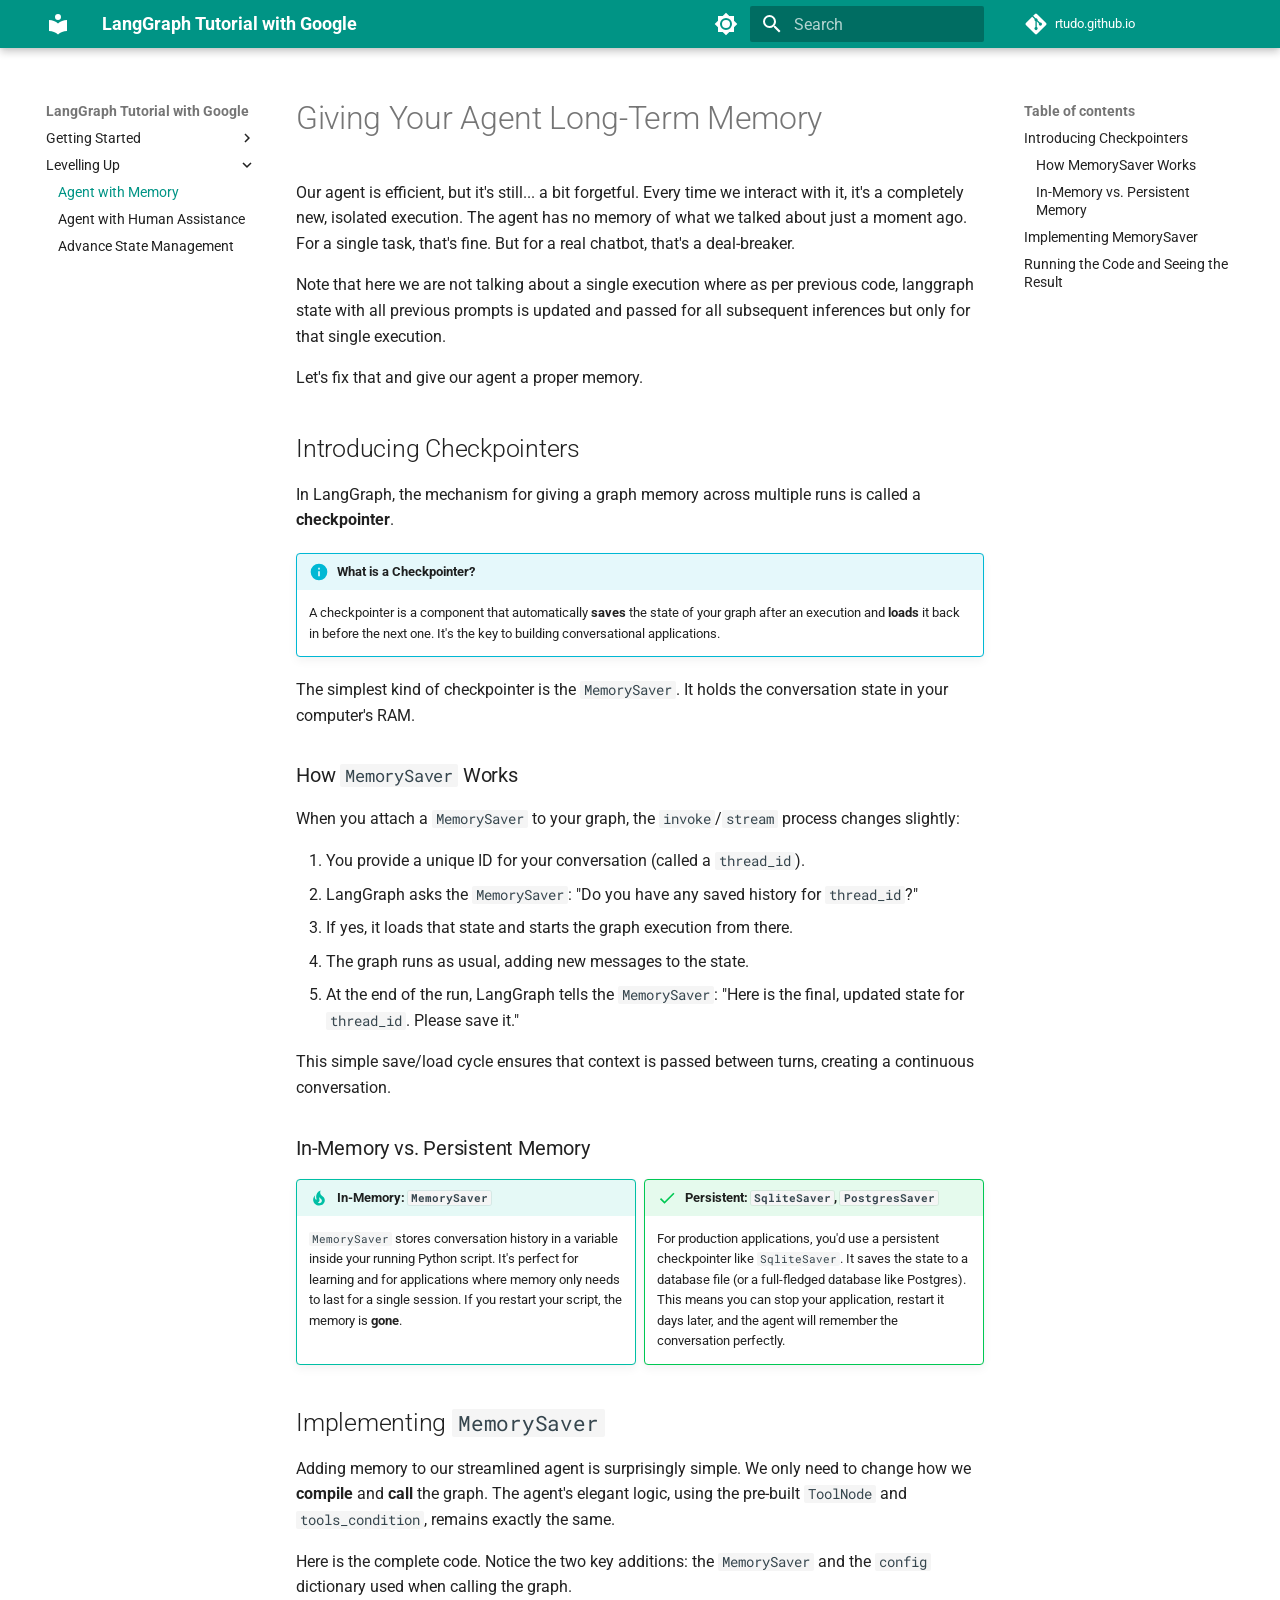
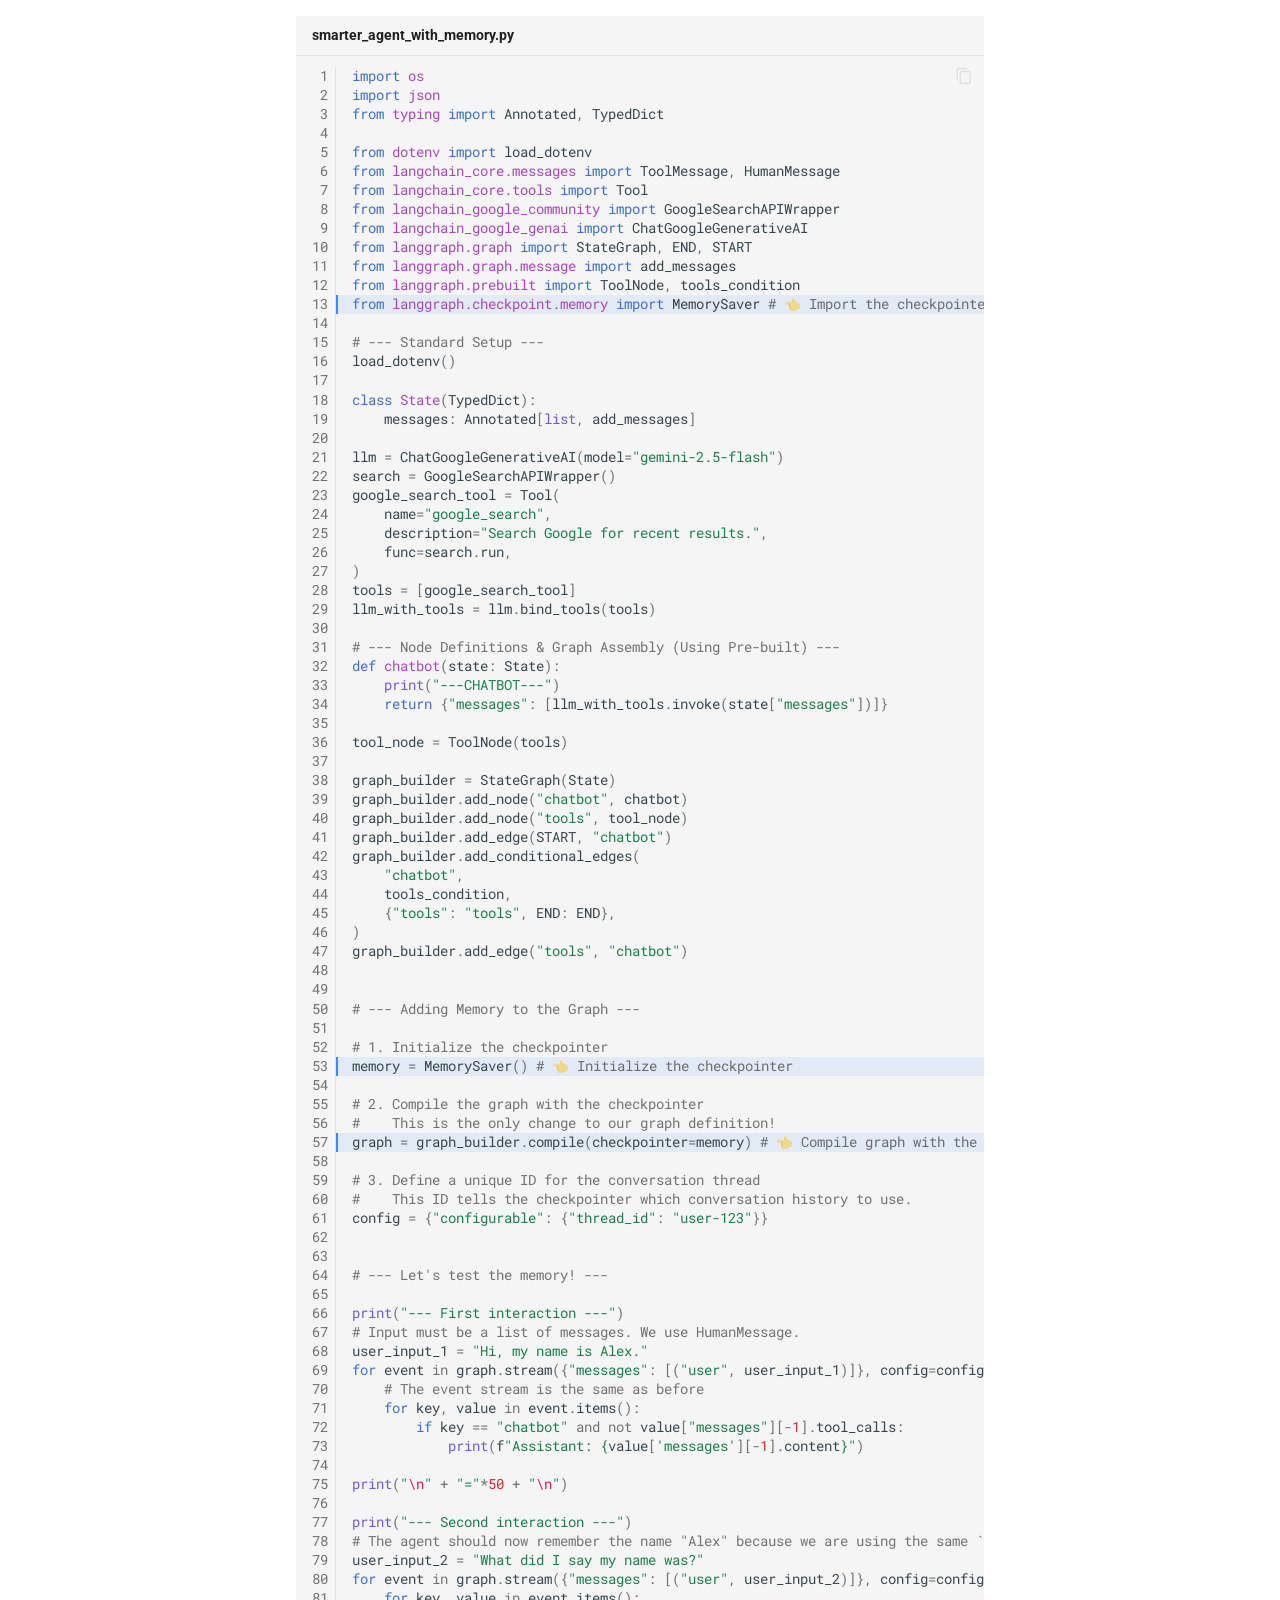
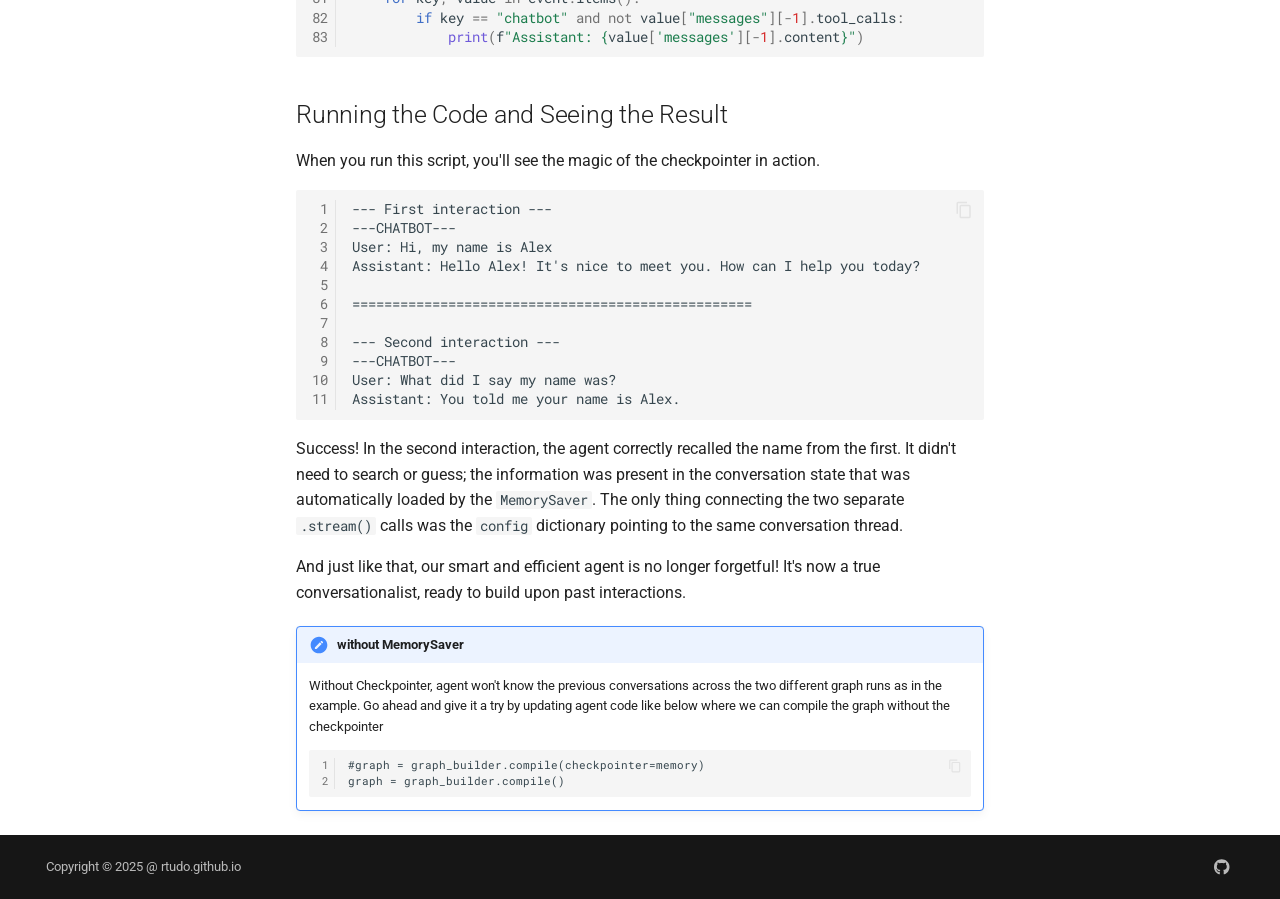
<file: ai/langgraph/agent-with-memory/index.html>
<!doctype html><html lang=en class=no-js> <head><meta charset=utf-8><meta name=viewport content="width=device-width,initial-scale=1"><meta name=description content="Technical write-ups for building ai agents with Gemini Models. Focus is on working code for langgraph within Google Ecosystem. An Alternative LangGraph Tutorial destination."><link href="https://rtudo.github.io/ai/langgraph/agent-with-memory/" rel="canonical"><link href=../building-an-agent/ rel=prev><link href=../agent-with-human-assistance/ rel=next><link rel=icon href=../../../assets/favicon.png><meta name=generator content="mkdocs-1.6.1, mkdocs-material-9.6.15"><title>Agent with Memory - LangGraph Tutorial with Google</title><link rel=stylesheet href=../../../assets/stylesheets/main.342714a4.min.css><link rel=stylesheet href=../../../assets/stylesheets/palette.06af60db.min.css><link rel="stylesheet" href="../../../assets/external/fonts.googleapis.com/css.49ea35f2.css"><style>:root{--md-text-font:"Roboto";--md-code-font:"Roboto Mono"}</style><link rel=stylesheet href=../stylesheets/extra.351ec7.min.css><script>__md_scope=new URL("../../..",location),__md_hash=e=>[...e].reduce(((e,_)=>(e<<5)-e+_.charCodeAt(0)),0),__md_get=(e,_=localStorage,t=__md_scope)=>JSON.parse(_.getItem(t.pathname+"."+e)),__md_set=(e,_,t=localStorage,a=__md_scope)=>{try{t.setItem(a.pathname+"."+e,JSON.stringify(_))}catch(e){}}</script><script id=__analytics>function __md_analytics(){function e(){dataLayer.push(arguments)}window.dataLayer=window.dataLayer||[],e("js",new Date),e("config","G-RCP3K9WFF4"),document.addEventListener("DOMContentLoaded",(function(){document.forms.search&&document.forms.search.query.addEventListener("blur",(function(){this.value&&e("event","search",{search_term:this.value})}));document$.subscribe((function(){var t=document.forms.feedback;if(void 0!==t)for(var a of t.querySelectorAll("[type=submit]"))a.addEventListener("click",(function(a){a.preventDefault();var n=document.location.pathname,d=this.getAttribute("data-md-value");e("event","feedback",{page:n,data:d}),t.firstElementChild.disabled=!0;var r=t.querySelector(".md-feedback__note [data-md-value='"+d+"']");r&&(r.hidden=!1)})),t.hidden=!1})),location$.subscribe((function(t){e("config","G-RCP3K9WFF4",{page_path:t.pathname})}))}));var t=document.createElement("script");t.async=!0,t.src="https://www.googletagmanager.com/gtag/js?id=G-RCP3K9WFF4",document.getElementById("__analytics").insertAdjacentElement("afterEnd",t)}</script><script>"undefined"!=typeof __md_analytics&&__md_analytics()</script><meta property=og:type content=website><meta property=og:title content="Agent with Memory - LangGraph Tutorial with Google"><meta property=og:description content="Technical write-ups for building ai agents with Gemini Models. Focus is on working code for langgraph within Google Ecosystem. An Alternative LangGraph Tutorial destination."><meta property=og:image content=https://rtudo.github.io/assets/images/social/ai/langgraph/agent-with-memory.png><meta property=og:image:type content=image/png><meta property=og:image:width content=1200><meta property=og:image:height content=630><meta content=https://rtudo.github.io/ai/langgraph/agent-with-memory/ property=og:url><meta name=twitter:card content=summary_large_image><meta name=twitter:title content="Agent with Memory - LangGraph Tutorial with Google"><meta name=twitter:description content="Technical write-ups for building ai agents with Gemini Models. Focus is on working code for langgraph within Google Ecosystem. An Alternative LangGraph Tutorial destination."><meta name=twitter:image content=https://rtudo.github.io/assets/images/social/ai/langgraph/agent-with-memory.png></head> <body dir=ltr data-md-color-scheme=default data-md-color-primary=teal data-md-color-accent=deep-orange> <input class=md-toggle data-md-toggle=drawer type=checkbox id=__drawer autocomplete=off> <input class=md-toggle data-md-toggle=search type=checkbox id=__search autocomplete=off> <label class=md-overlay for=__drawer></label> <div data-md-component=skip> <a href=#giving-your-agent-long-term-memory class=md-skip> Skip to content </a> </div> <div data-md-component=announce> </div> <header class="md-header md-header--shadow" data-md-component=header> <nav class="md-header__inner md-grid" aria-label=Header> <a href=../../.. title="LangGraph Tutorial with Google" class="md-header__button md-logo" aria-label="LangGraph Tutorial with Google" data-md-component=logo> <svg xmlns=http://www.w3.org/2000/svg viewbox="0 0 24 24"><path d="M12 8a3 3 0 0 0 3-3 3 3 0 0 0-3-3 3 3 0 0 0-3 3 3 3 0 0 0 3 3m0 3.54C9.64 9.35 6.5 8 3 8v11c3.5 0 6.64 1.35 9 3.54 2.36-2.19 5.5-3.54 9-3.54V8c-3.5 0-6.64 1.35-9 3.54"/></svg> </a> <label class="md-header__button md-icon" for=__drawer> <svg xmlns=http://www.w3.org/2000/svg viewbox="0 0 24 24"><path d="M3 6h18v2H3zm0 5h18v2H3zm0 5h18v2H3z"/></svg> </label> <div class=md-header__title data-md-component=header-title> <div class=md-header__ellipsis> <div class=md-header__topic> <span class=md-ellipsis> LangGraph Tutorial with Google </span> </div> <div class=md-header__topic data-md-component=header-topic> <span class=md-ellipsis> Agent with Memory </span> </div> </div> </div> <form class=md-header__option data-md-component=palette> <input class=md-option data-md-color-media="(prefers-color-scheme: light)" data-md-color-scheme=default data-md-color-primary=teal data-md-color-accent=deep-orange aria-label="Switch to dark mode" type=radio name=__palette id=__palette_0> <label class="md-header__button md-icon" title="Switch to dark mode" for=__palette_1 hidden> <svg xmlns=http://www.w3.org/2000/svg viewbox="0 0 24 24"><path d="M12 8a4 4 0 0 0-4 4 4 4 0 0 0 4 4 4 4 0 0 0 4-4 4 4 0 0 0-4-4m0 10a6 6 0 0 1-6-6 6 6 0 0 1 6-6 6 6 0 0 1 6 6 6 6 0 0 1-6 6m8-9.31V4h-4.69L12 .69 8.69 4H4v4.69L.69 12 4 15.31V20h4.69L12 23.31 15.31 20H20v-4.69L23.31 12z"/></svg> </label> <input class=md-option data-md-color-media="(prefers-color-scheme: dark)" data-md-color-scheme=slate data-md-color-primary=blue-grey data-md-color-accent=lime aria-label="Switch to light mode" type=radio name=__palette id=__palette_1> <label class="md-header__button md-icon" title="Switch to light mode" for=__palette_0 hidden> <svg xmlns=http://www.w3.org/2000/svg viewbox="0 0 24 24"><path d="M12 18c-.89 0-1.74-.2-2.5-.55C11.56 16.5 13 14.42 13 12s-1.44-4.5-3.5-5.45C10.26 6.2 11.11 6 12 6a6 6 0 0 1 6 6 6 6 0 0 1-6 6m8-9.31V4h-4.69L12 .69 8.69 4H4v4.69L.69 12 4 15.31V20h4.69L12 23.31 15.31 20H20v-4.69L23.31 12z"/></svg> </label> </form> <script>var palette=__md_get("__palette");if(palette&&palette.color){if("(prefers-color-scheme)"===palette.color.media){var media=matchMedia("(prefers-color-scheme: light)"),input=document.querySelector(media.matches?"[data-md-color-media='(prefers-color-scheme: light)']":"[data-md-color-media='(prefers-color-scheme: dark)']");palette.color.media=input.getAttribute("data-md-color-media"),palette.color.scheme=input.getAttribute("data-md-color-scheme"),palette.color.primary=input.getAttribute("data-md-color-primary"),palette.color.accent=input.getAttribute("data-md-color-accent")}for(var[key,value]of Object.entries(palette.color))document.body.setAttribute("data-md-color-"+key,value)}</script> <label class="md-header__button md-icon" for=__search> <svg xmlns=http://www.w3.org/2000/svg viewbox="0 0 24 24"><path d="M9.5 3A6.5 6.5 0 0 1 16 9.5c0 1.61-.59 3.09-1.56 4.23l.27.27h.79l5 5-1.5 1.5-5-5v-.79l-.27-.27A6.52 6.52 0 0 1 9.5 16 6.5 6.5 0 0 1 3 9.5 6.5 6.5 0 0 1 9.5 3m0 2C7 5 5 7 5 9.5S7 14 9.5 14 14 12 14 9.5 12 5 9.5 5"/></svg> </label> <div class=md-search data-md-component=search role=dialog> <label class=md-search__overlay for=__search></label> <div class=md-search__inner role=search> <form class=md-search__form name=search> <input type=text class=md-search__input name=query aria-label=Search placeholder=Search autocapitalize=off autocorrect=off autocomplete=off spellcheck=false data-md-component=search-query required> <label class="md-search__icon md-icon" for=__search> <svg xmlns=http://www.w3.org/2000/svg viewbox="0 0 24 24"><path d="M9.5 3A6.5 6.5 0 0 1 16 9.5c0 1.61-.59 3.09-1.56 4.23l.27.27h.79l5 5-1.5 1.5-5-5v-.79l-.27-.27A6.52 6.52 0 0 1 9.5 16 6.5 6.5 0 0 1 3 9.5 6.5 6.5 0 0 1 9.5 3m0 2C7 5 5 7 5 9.5S7 14 9.5 14 14 12 14 9.5 12 5 9.5 5"/></svg> <svg xmlns=http://www.w3.org/2000/svg viewbox="0 0 24 24"><path d="M20 11v2H8l5.5 5.5-1.42 1.42L4.16 12l7.92-7.92L13.5 5.5 8 11z"/></svg> </label> <nav class=md-search__options aria-label=Search> <a href=javascript:void(0) class="md-search__icon md-icon" title=Share aria-label=Share data-clipboard data-clipboard-text data-md-component=search-share tabindex=-1> <svg xmlns=http://www.w3.org/2000/svg viewbox="0 0 24 24"><path d="M18 16.08c-.76 0-1.44.3-1.96.77L8.91 12.7c.05-.23.09-.46.09-.7s-.04-.47-.09-.7l7.05-4.11c.54.5 1.25.81 2.04.81a3 3 0 0 0 3-3 3 3 0 0 0-3-3 3 3 0 0 0-3 3c0 .24.04.47.09.7L8.04 9.81C7.5 9.31 6.79 9 6 9a3 3 0 0 0-3 3 3 3 0 0 0 3 3c.79 0 1.5-.31 2.04-.81l7.12 4.15c-.05.21-.08.43-.08.66 0 1.61 1.31 2.91 2.92 2.91s2.92-1.3 2.92-2.91A2.92 2.92 0 0 0 18 16.08"/></svg> </a> <button type=reset class="md-search__icon md-icon" title=Clear aria-label=Clear tabindex=-1> <svg xmlns=http://www.w3.org/2000/svg viewbox="0 0 24 24"><path d="M19 6.41 17.59 5 12 10.59 6.41 5 5 6.41 10.59 12 5 17.59 6.41 19 12 13.41 17.59 19 19 17.59 13.41 12z"/></svg> </button> </nav> <div class=md-search__suggest data-md-component=search-suggest></div> </form> <div class=md-search__output> <div class=md-search__scrollwrap tabindex=0 data-md-scrollfix> <div class=md-search-result data-md-component=search-result> <div class=md-search-result__meta> Initializing search </div> <ol class=md-search-result__list role=presentation></ol> </div> </div> </div> </div> </div> <div class=md-header__source> <a href="https://github.com/rtudo/rtudo.github.io" title="Go to repository" class="md-source" data-md-component="source"> <div class="md-source__icon md-icon"> <svg xmlns=http://www.w3.org/2000/svg viewbox="0 0 448 512"><!-- Font Awesome Free 6.7.2 by @fontawesome - https://fontawesome.com License - https://fontawesome.com/license/free (Icons: CC BY 4.0, Fonts: SIL OFL 1.1, Code: MIT License) Copyright 2024 Fonticons, Inc.--><path d="M439.55 236.05 244 40.45a28.87 28.87 0 0 0-40.81 0l-40.66 40.63 51.52 51.52c27.06-9.14 52.68 16.77 43.39 43.68l49.66 49.66c34.23-11.8 61.18 31 35.47 56.69-26.49 26.49-70.21-2.87-56-37.34L240.22 199v121.85c25.3 12.54 22.26 41.85 9.08 55a34.34 34.34 0 0 1-48.55 0c-17.57-17.6-11.07-46.91 11.25-56v-123c-20.8-8.51-24.6-30.74-18.64-45L142.57 101 8.45 235.14a28.86 28.86 0 0 0 0 40.81l195.61 195.6a28.86 28.86 0 0 0 40.8 0l194.69-194.69a28.86 28.86 0 0 0 0-40.81"/></svg> </div> <div class=md-source__repository> rtudo.github.io </div> </a> </div> </nav> </header> <div class=md-container data-md-component=container> <main class=md-main data-md-component=main> <div class="md-main__inner md-grid"> <div class="md-sidebar md-sidebar--primary" data-md-component=sidebar data-md-type=navigation> <div class=md-sidebar__scrollwrap> <div class=md-sidebar__inner> <nav class="md-nav md-nav--primary" aria-label=Navigation data-md-level=0> <label class=md-nav__title for=__drawer> <a href=../../.. title="LangGraph Tutorial with Google" class="md-nav__button md-logo" aria-label="LangGraph Tutorial with Google" data-md-component=logo> <svg xmlns=http://www.w3.org/2000/svg viewbox="0 0 24 24"><path d="M12 8a3 3 0 0 0 3-3 3 3 0 0 0-3-3 3 3 0 0 0-3 3 3 3 0 0 0 3 3m0 3.54C9.64 9.35 6.5 8 3 8v11c3.5 0 6.64 1.35 9 3.54 2.36-2.19 5.5-3.54 9-3.54V8c-3.5 0-6.64 1.35-9 3.54"/></svg> </a> LangGraph Tutorial with Google </label> <div class=md-nav__source> <a href="https://github.com/rtudo/rtudo.github.io" title="Go to repository" class="md-source" data-md-component="source"> <div class="md-source__icon md-icon"> <svg xmlns=http://www.w3.org/2000/svg viewbox="0 0 448 512"><!-- Font Awesome Free 6.7.2 by @fontawesome - https://fontawesome.com License - https://fontawesome.com/license/free (Icons: CC BY 4.0, Fonts: SIL OFL 1.1, Code: MIT License) Copyright 2024 Fonticons, Inc.--><path d="M439.55 236.05 244 40.45a28.87 28.87 0 0 0-40.81 0l-40.66 40.63 51.52 51.52c27.06-9.14 52.68 16.77 43.39 43.68l49.66 49.66c34.23-11.8 61.18 31 35.47 56.69-26.49 26.49-70.21-2.87-56-37.34L240.22 199v121.85c25.3 12.54 22.26 41.85 9.08 55a34.34 34.34 0 0 1-48.55 0c-17.57-17.6-11.07-46.91 11.25-56v-123c-20.8-8.51-24.6-30.74-18.64-45L142.57 101 8.45 235.14a28.86 28.86 0 0 0 0 40.81l195.61 195.6a28.86 28.86 0 0 0 40.8 0l194.69-194.69a28.86 28.86 0 0 0 0-40.81"/></svg> </div> <div class=md-source__repository> rtudo.github.io </div> </a> </div> <ul class=md-nav__list data-md-scrollfix> <li class="md-nav__item md-nav__item--nested"> <input class="md-nav__toggle md-toggle " type=checkbox id=__nav_1> <div class="md-nav__link md-nav__container"> <a href=../ class="md-nav__link "> <span class=md-ellipsis> Getting Started </span> </a> <label class="md-nav__link " for=__nav_1 id=__nav_1_label tabindex=0> <span class="md-nav__icon md-icon"></span> </label> </div> <nav class=md-nav data-md-level=1 aria-labelledby=__nav_1_label aria-expanded=false> <label class=md-nav__title for=__nav_1> <span class="md-nav__icon md-icon"></span> Getting Started </label> <ul class=md-nav__list data-md-scrollfix> <li class=md-nav__item> <a href=../setup/ class=md-nav__link> <span class=md-ellipsis> Setting up the Enviornment </span> </a> </li> <li class=md-nav__item> <a href=../not-an-agent/ class=md-nav__link> <span class=md-ellipsis> Not an Agent </span> </a> </li> <li class=md-nav__item> <a href=../still-not-an-agent/ class=md-nav__link> <span class=md-ellipsis> Still Not an Agent </span> </a> </li> <li class=md-nav__item> <a href=../just-a-tool/ class=md-nav__link> <span class=md-ellipsis> Just a Tool </span> </a> </li> <li class=md-nav__item> <a href=../agent-007/ class=md-nav__link> <span class=md-ellipsis> Agent, AI Agent </span> </a> </li> <li class=md-nav__item> <a href=../building-an-agent/ class=md-nav__link> <span class=md-ellipsis> Building an Agent </span> </a> </li> </ul> </nav> </li> <li class="md-nav__item md-nav__item--active md-nav__item--nested"> <input class="md-nav__toggle md-toggle " type=checkbox id=__nav_2 checked> <label class=md-nav__link for=__nav_2 id=__nav_2_label tabindex=0> <span class=md-ellipsis> Levelling Up </span> <span class="md-nav__icon md-icon"></span> </label> <nav class=md-nav data-md-level=1 aria-labelledby=__nav_2_label aria-expanded=true> <label class=md-nav__title for=__nav_2> <span class="md-nav__icon md-icon"></span> Levelling Up </label> <ul class=md-nav__list data-md-scrollfix> <li class="md-nav__item md-nav__item--active"> <input class="md-nav__toggle md-toggle" type=checkbox id=__toc> <label class="md-nav__link md-nav__link--active" for=__toc> <span class=md-ellipsis> Agent with Memory </span> <span class="md-nav__icon md-icon"></span> </label> <a href=./ class="md-nav__link md-nav__link--active"> <span class=md-ellipsis> Agent with Memory </span> </a> <nav class="md-nav md-nav--secondary" aria-label="Table of contents"> <label class=md-nav__title for=__toc> <span class="md-nav__icon md-icon"></span> Table of contents </label> <ul class=md-nav__list data-md-component=toc data-md-scrollfix> <li class=md-nav__item> <a href=#introducing-checkpointers class=md-nav__link> <span class=md-ellipsis> Introducing Checkpointers </span> </a> <nav class=md-nav aria-label="Introducing Checkpointers"> <ul class=md-nav__list> <li class=md-nav__item> <a href=#how-memorysaver-works class=md-nav__link> <span class=md-ellipsis> How MemorySaver Works </span> </a> </li> <li class=md-nav__item> <a href=#in-memory-vs-persistent-memory class=md-nav__link> <span class=md-ellipsis> In-Memory vs. Persistent Memory </span> </a> </li> </ul> </nav> </li> <li class=md-nav__item> <a href=#implementing-memorysaver class=md-nav__link> <span class=md-ellipsis> Implementing MemorySaver </span> </a> </li> <li class=md-nav__item> <a href=#running-the-code-and-seeing-the-result class=md-nav__link> <span class=md-ellipsis> Running the Code and Seeing the Result </span> </a> </li> </ul> </nav> </li> <li class=md-nav__item> <a href=../agent-with-human-assistance/ class=md-nav__link> <span class=md-ellipsis> Agent with Human Assistance </span> </a> </li> <li class=md-nav__item> <a href=../advance-state-management/ class=md-nav__link> <span class=md-ellipsis> Advance State Management </span> </a> </li> </ul> </nav> </li> </ul> </nav> </div> </div> </div> <div class="md-sidebar md-sidebar--secondary" data-md-component=sidebar data-md-type=toc> <div class=md-sidebar__scrollwrap> <div class=md-sidebar__inner> <nav class="md-nav md-nav--secondary" aria-label="Table of contents"> <label class=md-nav__title for=__toc> <span class="md-nav__icon md-icon"></span> Table of contents </label> <ul class=md-nav__list data-md-component=toc data-md-scrollfix> <li class=md-nav__item> <a href=#introducing-checkpointers class=md-nav__link> <span class=md-ellipsis> Introducing Checkpointers </span> </a> <nav class=md-nav aria-label="Introducing Checkpointers"> <ul class=md-nav__list> <li class=md-nav__item> <a href=#how-memorysaver-works class=md-nav__link> <span class=md-ellipsis> How MemorySaver Works </span> </a> </li> <li class=md-nav__item> <a href=#in-memory-vs-persistent-memory class=md-nav__link> <span class=md-ellipsis> In-Memory vs. Persistent Memory </span> </a> </li> </ul> </nav> </li> <li class=md-nav__item> <a href=#implementing-memorysaver class=md-nav__link> <span class=md-ellipsis> Implementing MemorySaver </span> </a> </li> <li class=md-nav__item> <a href=#running-the-code-and-seeing-the-result class=md-nav__link> <span class=md-ellipsis> Running the Code and Seeing the Result </span> </a> </li> </ul> </nav> </div> </div> </div> <div class=md-content data-md-component=content> <article class="md-content__inner md-typeset"> <h1 id=giving-your-agent-long-term-memory>Giving Your Agent Long-Term Memory<a class=headerlink href=#giving-your-agent-long-term-memory title="Permanent link">&para;</a></h1> <p>Our agent is efficient, but it's still... a bit forgetful. Every time we interact with it, it's a completely new, isolated execution. The agent has no memory of what we talked about just a moment ago. For a single task, that's fine. But for a real chatbot, that's a deal-breaker.</p> <p>Note that here we are not talking about a single execution where as per previous code, langgraph state with all previous prompts is updated and passed for all subsequent inferences but only for that single execution.</p> <p>Let's fix that and give our agent a proper memory.</p> <h2 id=introducing-checkpointers>Introducing Checkpointers<a class=headerlink href=#introducing-checkpointers title="Permanent link">&para;</a></h2> <p>In LangGraph, the mechanism for giving a graph memory across multiple runs is called a <strong>checkpointer</strong>.</p> <div class="admonition info"> <p class=admonition-title>What is a Checkpointer?</p> <p>A checkpointer is a component that automatically <strong>saves</strong> the state of your graph after an execution and <strong>loads</strong> it back in before the next one. It's the key to building conversational applications.</p> </div> <p>The simplest kind of checkpointer is the <code>MemorySaver</code>. It holds the conversation state in your computer's RAM.</p> <h3 id=how-memorysaver-works>How <code>MemorySaver</code> Works<a class=headerlink href=#how-memorysaver-works title="Permanent link">&para;</a></h3> <p>When you attach a <code>MemorySaver</code> to your graph, the <code>invoke</code>/<code>stream</code> process changes slightly:</p> <ol> <li>You provide a unique ID for your conversation (called a <code>thread_id</code>).</li> <li>LangGraph asks the <code>MemorySaver</code>: "Do you have any saved history for <code>thread_id</code>?"</li> <li>If yes, it loads that state and starts the graph execution from there.</li> <li>The graph runs as usual, adding new messages to the state.</li> <li>At the end of the run, LangGraph tells the <code>MemorySaver</code>: "Here is the final, updated state for <code>thread_id</code>. Please save it."</li> </ol> <p>This simple save/load cycle ensures that context is passed between turns, creating a continuous conversation.</p> <h3 id=in-memory-vs-persistent-memory>In-Memory vs. Persistent Memory<a class=headerlink href=#in-memory-vs-persistent-memory title="Permanent link">&para;</a></h3> <div class="grid cards"> <div class="admonition tip"> <p class=admonition-title>In-Memory: <code>MemorySaver</code></p> <p><code>MemorySaver</code> stores conversation history in a variable inside your running Python script. It's perfect for learning and for applications where memory only needs to last for a single session. If you restart your script, the memory is <strong>gone</strong>.</p> </div> <div class="admonition success"> <p class=admonition-title>Persistent: <code>SqliteSaver</code>, <code>PostgresSaver</code></p> <p>For production applications, you'd use a persistent checkpointer like <code>SqliteSaver</code>. It saves the state to a database file (or a full-fledged database like Postgres). This means you can stop your application, restart it days later, and the agent will remember the conversation perfectly.</p> </div> </div> <h2 id=implementing-memorysaver>Implementing <code>MemorySaver</code><a class=headerlink href=#implementing-memorysaver title="Permanent link">&para;</a></h2> <p>Adding memory to our streamlined agent is surprisingly simple. We only need to change how we <strong>compile</strong> and <strong>call</strong> the graph. The agent's elegant logic, using the pre-built <code>ToolNode</code> and <code>tools_condition</code>, remains exactly the same.</p> <p>Here is the complete code. Notice the two key additions: the <code>MemorySaver</code> and the <code>config</code> dictionary used when calling the graph.</p> <div class=highlight><table class=highlighttable><tr><th colspan=2 class=filename><span class=filename>smarter_agent_with_memory.py</span></th></tr><tr><td class=linenos><div class=linenodiv><pre><span></span><span class=normal><a href=#__codelineno-0-1> 1</a></span>
<span class=normal><a href=#__codelineno-0-2> 2</a></span>
<span class=normal><a href=#__codelineno-0-3> 3</a></span>
<span class=normal><a href=#__codelineno-0-4> 4</a></span>
<span class=normal><a href=#__codelineno-0-5> 5</a></span>
<span class=normal><a href=#__codelineno-0-6> 6</a></span>
<span class=normal><a href=#__codelineno-0-7> 7</a></span>
<span class=normal><a href=#__codelineno-0-8> 8</a></span>
<span class=normal><a href=#__codelineno-0-9> 9</a></span>
<span class=normal><a href=#__codelineno-0-10>10</a></span>
<span class=normal><a href=#__codelineno-0-11>11</a></span>
<span class=normal><a href=#__codelineno-0-12>12</a></span>
<span class=normal><a href=#__codelineno-0-13>13</a></span>
<span class=normal><a href=#__codelineno-0-14>14</a></span>
<span class=normal><a href=#__codelineno-0-15>15</a></span>
<span class=normal><a href=#__codelineno-0-16>16</a></span>
<span class=normal><a href=#__codelineno-0-17>17</a></span>
<span class=normal><a href=#__codelineno-0-18>18</a></span>
<span class=normal><a href=#__codelineno-0-19>19</a></span>
<span class=normal><a href=#__codelineno-0-20>20</a></span>
<span class=normal><a href=#__codelineno-0-21>21</a></span>
<span class=normal><a href=#__codelineno-0-22>22</a></span>
<span class=normal><a href=#__codelineno-0-23>23</a></span>
<span class=normal><a href=#__codelineno-0-24>24</a></span>
<span class=normal><a href=#__codelineno-0-25>25</a></span>
<span class=normal><a href=#__codelineno-0-26>26</a></span>
<span class=normal><a href=#__codelineno-0-27>27</a></span>
<span class=normal><a href=#__codelineno-0-28>28</a></span>
<span class=normal><a href=#__codelineno-0-29>29</a></span>
<span class=normal><a href=#__codelineno-0-30>30</a></span>
<span class=normal><a href=#__codelineno-0-31>31</a></span>
<span class=normal><a href=#__codelineno-0-32>32</a></span>
<span class=normal><a href=#__codelineno-0-33>33</a></span>
<span class=normal><a href=#__codelineno-0-34>34</a></span>
<span class=normal><a href=#__codelineno-0-35>35</a></span>
<span class=normal><a href=#__codelineno-0-36>36</a></span>
<span class=normal><a href=#__codelineno-0-37>37</a></span>
<span class=normal><a href=#__codelineno-0-38>38</a></span>
<span class=normal><a href=#__codelineno-0-39>39</a></span>
<span class=normal><a href=#__codelineno-0-40>40</a></span>
<span class=normal><a href=#__codelineno-0-41>41</a></span>
<span class=normal><a href=#__codelineno-0-42>42</a></span>
<span class=normal><a href=#__codelineno-0-43>43</a></span>
<span class=normal><a href=#__codelineno-0-44>44</a></span>
<span class=normal><a href=#__codelineno-0-45>45</a></span>
<span class=normal><a href=#__codelineno-0-46>46</a></span>
<span class=normal><a href=#__codelineno-0-47>47</a></span>
<span class=normal><a href=#__codelineno-0-48>48</a></span>
<span class=normal><a href=#__codelineno-0-49>49</a></span>
<span class=normal><a href=#__codelineno-0-50>50</a></span>
<span class=normal><a href=#__codelineno-0-51>51</a></span>
<span class=normal><a href=#__codelineno-0-52>52</a></span>
<span class=normal><a href=#__codelineno-0-53>53</a></span>
<span class=normal><a href=#__codelineno-0-54>54</a></span>
<span class=normal><a href=#__codelineno-0-55>55</a></span>
<span class=normal><a href=#__codelineno-0-56>56</a></span>
<span class=normal><a href=#__codelineno-0-57>57</a></span>
<span class=normal><a href=#__codelineno-0-58>58</a></span>
<span class=normal><a href=#__codelineno-0-59>59</a></span>
<span class=normal><a href=#__codelineno-0-60>60</a></span>
<span class=normal><a href=#__codelineno-0-61>61</a></span>
<span class=normal><a href=#__codelineno-0-62>62</a></span>
<span class=normal><a href=#__codelineno-0-63>63</a></span>
<span class=normal><a href=#__codelineno-0-64>64</a></span>
<span class=normal><a href=#__codelineno-0-65>65</a></span>
<span class=normal><a href=#__codelineno-0-66>66</a></span>
<span class=normal><a href=#__codelineno-0-67>67</a></span>
<span class=normal><a href=#__codelineno-0-68>68</a></span>
<span class=normal><a href=#__codelineno-0-69>69</a></span>
<span class=normal><a href=#__codelineno-0-70>70</a></span>
<span class=normal><a href=#__codelineno-0-71>71</a></span>
<span class=normal><a href=#__codelineno-0-72>72</a></span>
<span class=normal><a href=#__codelineno-0-73>73</a></span>
<span class=normal><a href=#__codelineno-0-74>74</a></span>
<span class=normal><a href=#__codelineno-0-75>75</a></span>
<span class=normal><a href=#__codelineno-0-76>76</a></span>
<span class=normal><a href=#__codelineno-0-77>77</a></span>
<span class=normal><a href=#__codelineno-0-78>78</a></span>
<span class=normal><a href=#__codelineno-0-79>79</a></span>
<span class=normal><a href=#__codelineno-0-80>80</a></span>
<span class=normal><a href=#__codelineno-0-81>81</a></span>
<span class=normal><a href=#__codelineno-0-82>82</a></span>
<span class=normal><a href=#__codelineno-0-83>83</a></span></pre></div></td><td class=code><div><pre><span></span><code><a id=__codelineno-0-1 name=__codelineno-0-1></a><span class=kn>import</span><span class=w> </span><span class=nn>os</span>
<a id=__codelineno-0-2 name=__codelineno-0-2></a><span class=kn>import</span><span class=w> </span><span class=nn>json</span>
<a id=__codelineno-0-3 name=__codelineno-0-3></a><span class=kn>from</span><span class=w> </span><span class=nn>typing</span><span class=w> </span><span class=kn>import</span> <span class=n>Annotated</span><span class=p>,</span> <span class=n>TypedDict</span>
<a id=__codelineno-0-4 name=__codelineno-0-4></a>
<a id=__codelineno-0-5 name=__codelineno-0-5></a><span class=kn>from</span><span class=w> </span><span class=nn>dotenv</span><span class=w> </span><span class=kn>import</span> <span class=n>load_dotenv</span>
<a id=__codelineno-0-6 name=__codelineno-0-6></a><span class=kn>from</span><span class=w> </span><span class=nn>langchain_core.messages</span><span class=w> </span><span class=kn>import</span> <span class=n>ToolMessage</span><span class=p>,</span> <span class=n>HumanMessage</span>
<a id=__codelineno-0-7 name=__codelineno-0-7></a><span class=kn>from</span><span class=w> </span><span class=nn>langchain_core.tools</span><span class=w> </span><span class=kn>import</span> <span class=n>Tool</span>
<a id=__codelineno-0-8 name=__codelineno-0-8></a><span class=kn>from</span><span class=w> </span><span class=nn>langchain_google_community</span><span class=w> </span><span class=kn>import</span> <span class=n>GoogleSearchAPIWrapper</span>
<a id=__codelineno-0-9 name=__codelineno-0-9></a><span class=kn>from</span><span class=w> </span><span class=nn>langchain_google_genai</span><span class=w> </span><span class=kn>import</span> <span class=n>ChatGoogleGenerativeAI</span>
<a id=__codelineno-0-10 name=__codelineno-0-10></a><span class=kn>from</span><span class=w> </span><span class=nn>langgraph.graph</span><span class=w> </span><span class=kn>import</span> <span class=n>StateGraph</span><span class=p>,</span> <span class=n>END</span><span class=p>,</span> <span class=n>START</span>
<a id=__codelineno-0-11 name=__codelineno-0-11></a><span class=kn>from</span><span class=w> </span><span class=nn>langgraph.graph.message</span><span class=w> </span><span class=kn>import</span> <span class=n>add_messages</span>
<a id=__codelineno-0-12 name=__codelineno-0-12></a><span class=kn>from</span><span class=w> </span><span class=nn>langgraph.prebuilt</span><span class=w> </span><span class=kn>import</span> <span class=n>ToolNode</span><span class=p>,</span> <span class=n>tools_condition</span>
<a id=__codelineno-0-13 name=__codelineno-0-13></a><span class=hll><span class=kn>from</span><span class=w> </span><span class=nn>langgraph.checkpoint.memory</span><span class=w> </span><span class=kn>import</span> <span class=n>MemorySaver</span> <span class=c1># 👈 Import the checkpointer</span>
</span><a id=__codelineno-0-14 name=__codelineno-0-14></a>
<a id=__codelineno-0-15 name=__codelineno-0-15></a><span class=c1># --- Standard Setup ---</span>
<a id=__codelineno-0-16 name=__codelineno-0-16></a><span class=n>load_dotenv</span><span class=p>()</span>
<a id=__codelineno-0-17 name=__codelineno-0-17></a>
<a id=__codelineno-0-18 name=__codelineno-0-18></a><span class=k>class</span><span class=w> </span><span class=nc>State</span><span class=p>(</span><span class=n>TypedDict</span><span class=p>):</span>
<a id=__codelineno-0-19 name=__codelineno-0-19></a>    <span class=n>messages</span><span class=p>:</span> <span class=n>Annotated</span><span class=p>[</span><span class=nb>list</span><span class=p>,</span> <span class=n>add_messages</span><span class=p>]</span>
<a id=__codelineno-0-20 name=__codelineno-0-20></a>
<a id=__codelineno-0-21 name=__codelineno-0-21></a><span class=n>llm</span> <span class=o>=</span> <span class=n>ChatGoogleGenerativeAI</span><span class=p>(</span><span class=n>model</span><span class=o>=</span><span class=s2>&quot;gemini-2.5-flash&quot;</span><span class=p>)</span>
<a id=__codelineno-0-22 name=__codelineno-0-22></a><span class=n>search</span> <span class=o>=</span> <span class=n>GoogleSearchAPIWrapper</span><span class=p>()</span>
<a id=__codelineno-0-23 name=__codelineno-0-23></a><span class=n>google_search_tool</span> <span class=o>=</span> <span class=n>Tool</span><span class=p>(</span>
<a id=__codelineno-0-24 name=__codelineno-0-24></a>    <span class=n>name</span><span class=o>=</span><span class=s2>&quot;google_search&quot;</span><span class=p>,</span>
<a id=__codelineno-0-25 name=__codelineno-0-25></a>    <span class=n>description</span><span class=o>=</span><span class=s2>&quot;Search Google for recent results.&quot;</span><span class=p>,</span>
<a id=__codelineno-0-26 name=__codelineno-0-26></a>    <span class=n>func</span><span class=o>=</span><span class=n>search</span><span class=o>.</span><span class=n>run</span><span class=p>,</span>
<a id=__codelineno-0-27 name=__codelineno-0-27></a><span class=p>)</span>
<a id=__codelineno-0-28 name=__codelineno-0-28></a><span class=n>tools</span> <span class=o>=</span> <span class=p>[</span><span class=n>google_search_tool</span><span class=p>]</span>
<a id=__codelineno-0-29 name=__codelineno-0-29></a><span class=n>llm_with_tools</span> <span class=o>=</span> <span class=n>llm</span><span class=o>.</span><span class=n>bind_tools</span><span class=p>(</span><span class=n>tools</span><span class=p>)</span>
<a id=__codelineno-0-30 name=__codelineno-0-30></a>
<a id=__codelineno-0-31 name=__codelineno-0-31></a><span class=c1># --- Node Definitions &amp; Graph Assembly (Using Pre-built) ---</span>
<a id=__codelineno-0-32 name=__codelineno-0-32></a><span class=k>def</span><span class=w> </span><span class=nf>chatbot</span><span class=p>(</span><span class=n>state</span><span class=p>:</span> <span class=n>State</span><span class=p>):</span>
<a id=__codelineno-0-33 name=__codelineno-0-33></a>    <span class=nb>print</span><span class=p>(</span><span class=s2>&quot;---CHATBOT---&quot;</span><span class=p>)</span>
<a id=__codelineno-0-34 name=__codelineno-0-34></a>    <span class=k>return</span> <span class=p>{</span><span class=s2>&quot;messages&quot;</span><span class=p>:</span> <span class=p>[</span><span class=n>llm_with_tools</span><span class=o>.</span><span class=n>invoke</span><span class=p>(</span><span class=n>state</span><span class=p>[</span><span class=s2>&quot;messages&quot;</span><span class=p>])]}</span>
<a id=__codelineno-0-35 name=__codelineno-0-35></a>
<a id=__codelineno-0-36 name=__codelineno-0-36></a><span class=n>tool_node</span> <span class=o>=</span> <span class=n>ToolNode</span><span class=p>(</span><span class=n>tools</span><span class=p>)</span>
<a id=__codelineno-0-37 name=__codelineno-0-37></a>
<a id=__codelineno-0-38 name=__codelineno-0-38></a><span class=n>graph_builder</span> <span class=o>=</span> <span class=n>StateGraph</span><span class=p>(</span><span class=n>State</span><span class=p>)</span>
<a id=__codelineno-0-39 name=__codelineno-0-39></a><span class=n>graph_builder</span><span class=o>.</span><span class=n>add_node</span><span class=p>(</span><span class=s2>&quot;chatbot&quot;</span><span class=p>,</span> <span class=n>chatbot</span><span class=p>)</span>
<a id=__codelineno-0-40 name=__codelineno-0-40></a><span class=n>graph_builder</span><span class=o>.</span><span class=n>add_node</span><span class=p>(</span><span class=s2>&quot;tools&quot;</span><span class=p>,</span> <span class=n>tool_node</span><span class=p>)</span>
<a id=__codelineno-0-41 name=__codelineno-0-41></a><span class=n>graph_builder</span><span class=o>.</span><span class=n>add_edge</span><span class=p>(</span><span class=n>START</span><span class=p>,</span> <span class=s2>&quot;chatbot&quot;</span><span class=p>)</span>
<a id=__codelineno-0-42 name=__codelineno-0-42></a><span class=n>graph_builder</span><span class=o>.</span><span class=n>add_conditional_edges</span><span class=p>(</span>
<a id=__codelineno-0-43 name=__codelineno-0-43></a>    <span class=s2>&quot;chatbot&quot;</span><span class=p>,</span>
<a id=__codelineno-0-44 name=__codelineno-0-44></a>    <span class=n>tools_condition</span><span class=p>,</span>
<a id=__codelineno-0-45 name=__codelineno-0-45></a>    <span class=p>{</span><span class=s2>&quot;tools&quot;</span><span class=p>:</span> <span class=s2>&quot;tools&quot;</span><span class=p>,</span> <span class=n>END</span><span class=p>:</span> <span class=n>END</span><span class=p>},</span>
<a id=__codelineno-0-46 name=__codelineno-0-46></a><span class=p>)</span>
<a id=__codelineno-0-47 name=__codelineno-0-47></a><span class=n>graph_builder</span><span class=o>.</span><span class=n>add_edge</span><span class=p>(</span><span class=s2>&quot;tools&quot;</span><span class=p>,</span> <span class=s2>&quot;chatbot&quot;</span><span class=p>)</span>
<a id=__codelineno-0-48 name=__codelineno-0-48></a>
<a id=__codelineno-0-49 name=__codelineno-0-49></a>
<a id=__codelineno-0-50 name=__codelineno-0-50></a><span class=c1># --- Adding Memory to the Graph ---</span>
<a id=__codelineno-0-51 name=__codelineno-0-51></a>
<a id=__codelineno-0-52 name=__codelineno-0-52></a><span class=c1># 1. Initialize the checkpointer</span>
<a id=__codelineno-0-53 name=__codelineno-0-53></a><span class=hll><span class=n>memory</span> <span class=o>=</span> <span class=n>MemorySaver</span><span class=p>()</span> <span class=c1># 👈 Initialize the checkpointer</span>
</span><a id=__codelineno-0-54 name=__codelineno-0-54></a>
<a id=__codelineno-0-55 name=__codelineno-0-55></a><span class=c1># 2. Compile the graph with the checkpointer</span>
<a id=__codelineno-0-56 name=__codelineno-0-56></a><span class=c1>#    This is the only change to our graph definition!</span>
<a id=__codelineno-0-57 name=__codelineno-0-57></a><span class=hll><span class=n>graph</span> <span class=o>=</span> <span class=n>graph_builder</span><span class=o>.</span><span class=n>compile</span><span class=p>(</span><span class=n>checkpointer</span><span class=o>=</span><span class=n>memory</span><span class=p>)</span> <span class=c1># 👈 Compile graph with the checkpointer</span>
</span><a id=__codelineno-0-58 name=__codelineno-0-58></a>
<a id=__codelineno-0-59 name=__codelineno-0-59></a><span class=c1># 3. Define a unique ID for the conversation thread</span>
<a id=__codelineno-0-60 name=__codelineno-0-60></a><span class=c1>#    This ID tells the checkpointer which conversation history to use.</span>
<a id=__codelineno-0-61 name=__codelineno-0-61></a><span class=n>config</span> <span class=o>=</span> <span class=p>{</span><span class=s2>&quot;configurable&quot;</span><span class=p>:</span> <span class=p>{</span><span class=s2>&quot;thread_id&quot;</span><span class=p>:</span> <span class=s2>&quot;user-123&quot;</span><span class=p>}}</span>
<a id=__codelineno-0-62 name=__codelineno-0-62></a>
<a id=__codelineno-0-63 name=__codelineno-0-63></a>
<a id=__codelineno-0-64 name=__codelineno-0-64></a><span class=c1># --- Let&#39;s test the memory! ---</span>
<a id=__codelineno-0-65 name=__codelineno-0-65></a>
<a id=__codelineno-0-66 name=__codelineno-0-66></a><span class=nb>print</span><span class=p>(</span><span class=s2>&quot;--- First interaction ---&quot;</span><span class=p>)</span>
<a id=__codelineno-0-67 name=__codelineno-0-67></a><span class=c1># Input must be a list of messages. We use HumanMessage.</span>
<a id=__codelineno-0-68 name=__codelineno-0-68></a><span class=n>user_input_1</span> <span class=o>=</span> <span class=s2>&quot;Hi, my name is Alex.&quot;</span>
<a id=__codelineno-0-69 name=__codelineno-0-69></a><span class=k>for</span> <span class=n>event</span> <span class=ow>in</span> <span class=n>graph</span><span class=o>.</span><span class=n>stream</span><span class=p>({</span><span class=s2>&quot;messages&quot;</span><span class=p>:</span> <span class=p>[(</span><span class=s2>&quot;user&quot;</span><span class=p>,</span> <span class=n>user_input_1</span><span class=p>)]},</span> <span class=n>config</span><span class=o>=</span><span class=n>config</span><span class=p>):</span>
<a id=__codelineno-0-70 name=__codelineno-0-70></a>    <span class=c1># The event stream is the same as before</span>
<a id=__codelineno-0-71 name=__codelineno-0-71></a>    <span class=k>for</span> <span class=n>key</span><span class=p>,</span> <span class=n>value</span> <span class=ow>in</span> <span class=n>event</span><span class=o>.</span><span class=n>items</span><span class=p>():</span>
<a id=__codelineno-0-72 name=__codelineno-0-72></a>        <span class=k>if</span> <span class=n>key</span> <span class=o>==</span> <span class=s2>&quot;chatbot&quot;</span> <span class=ow>and</span> <span class=ow>not</span> <span class=n>value</span><span class=p>[</span><span class=s2>&quot;messages&quot;</span><span class=p>][</span><span class=o>-</span><span class=mi>1</span><span class=p>]</span><span class=o>.</span><span class=n>tool_calls</span><span class=p>:</span>
<a id=__codelineno-0-73 name=__codelineno-0-73></a>            <span class=nb>print</span><span class=p>(</span><span class=sa>f</span><span class=s2>&quot;Assistant: </span><span class=si>{</span><span class=n>value</span><span class=p>[</span><span class=s1>&#39;messages&#39;</span><span class=p>][</span><span class=o>-</span><span class=mi>1</span><span class=p>]</span><span class=o>.</span><span class=n>content</span><span class=si>}</span><span class=s2>&quot;</span><span class=p>)</span>
<a id=__codelineno-0-74 name=__codelineno-0-74></a>
<a id=__codelineno-0-75 name=__codelineno-0-75></a><span class=nb>print</span><span class=p>(</span><span class=s2>&quot;</span><span class=se>\n</span><span class=s2>&quot;</span> <span class=o>+</span> <span class=s2>&quot;=&quot;</span><span class=o>*</span><span class=mi>50</span> <span class=o>+</span> <span class=s2>&quot;</span><span class=se>\n</span><span class=s2>&quot;</span><span class=p>)</span>
<a id=__codelineno-0-76 name=__codelineno-0-76></a>
<a id=__codelineno-0-77 name=__codelineno-0-77></a><span class=nb>print</span><span class=p>(</span><span class=s2>&quot;--- Second interaction ---&quot;</span><span class=p>)</span>
<a id=__codelineno-0-78 name=__codelineno-0-78></a><span class=c1># The agent should now remember the name &quot;Alex&quot; because we are using the same `config`</span>
<a id=__codelineno-0-79 name=__codelineno-0-79></a><span class=n>user_input_2</span> <span class=o>=</span> <span class=s2>&quot;What did I say my name was?&quot;</span>
<a id=__codelineno-0-80 name=__codelineno-0-80></a><span class=k>for</span> <span class=n>event</span> <span class=ow>in</span> <span class=n>graph</span><span class=o>.</span><span class=n>stream</span><span class=p>({</span><span class=s2>&quot;messages&quot;</span><span class=p>:</span> <span class=p>[(</span><span class=s2>&quot;user&quot;</span><span class=p>,</span> <span class=n>user_input_2</span><span class=p>)]},</span> <span class=n>config</span><span class=o>=</span><span class=n>config</span><span class=p>):</span>
<a id=__codelineno-0-81 name=__codelineno-0-81></a>    <span class=k>for</span> <span class=n>key</span><span class=p>,</span> <span class=n>value</span> <span class=ow>in</span> <span class=n>event</span><span class=o>.</span><span class=n>items</span><span class=p>():</span>
<a id=__codelineno-0-82 name=__codelineno-0-82></a>        <span class=k>if</span> <span class=n>key</span> <span class=o>==</span> <span class=s2>&quot;chatbot&quot;</span> <span class=ow>and</span> <span class=ow>not</span> <span class=n>value</span><span class=p>[</span><span class=s2>&quot;messages&quot;</span><span class=p>][</span><span class=o>-</span><span class=mi>1</span><span class=p>]</span><span class=o>.</span><span class=n>tool_calls</span><span class=p>:</span>
<a id=__codelineno-0-83 name=__codelineno-0-83></a>            <span class=nb>print</span><span class=p>(</span><span class=sa>f</span><span class=s2>&quot;Assistant: </span><span class=si>{</span><span class=n>value</span><span class=p>[</span><span class=s1>&#39;messages&#39;</span><span class=p>][</span><span class=o>-</span><span class=mi>1</span><span class=p>]</span><span class=o>.</span><span class=n>content</span><span class=si>}</span><span class=s2>&quot;</span><span class=p>)</span>
</code></pre></div></td></tr></table></div> <h2 id=running-the-code-and-seeing-the-result>Running the Code and Seeing the Result<a class=headerlink href=#running-the-code-and-seeing-the-result title="Permanent link">&para;</a></h2> <p>When you run this script, you'll see the magic of the checkpointer in action.</p> <div class=highlight><table class=highlighttable><tr><td class=linenos><div class=linenodiv><pre><span></span><span class=normal><a href=#__codelineno-1-1> 1</a></span>
<span class=normal><a href=#__codelineno-1-2> 2</a></span>
<span class=normal><a href=#__codelineno-1-3> 3</a></span>
<span class=normal><a href=#__codelineno-1-4> 4</a></span>
<span class=normal><a href=#__codelineno-1-5> 5</a></span>
<span class=normal><a href=#__codelineno-1-6> 6</a></span>
<span class=normal><a href=#__codelineno-1-7> 7</a></span>
<span class=normal><a href=#__codelineno-1-8> 8</a></span>
<span class=normal><a href=#__codelineno-1-9> 9</a></span>
<span class=normal><a href=#__codelineno-1-10>10</a></span>
<span class=normal><a href=#__codelineno-1-11>11</a></span></pre></div></td><td class=code><div><pre><span></span><code><a id=__codelineno-1-1 name=__codelineno-1-1></a>--- First interaction ---
<a id=__codelineno-1-2 name=__codelineno-1-2></a>---CHATBOT---
<a id=__codelineno-1-3 name=__codelineno-1-3></a>User: Hi, my name is Alex
<a id=__codelineno-1-4 name=__codelineno-1-4></a>Assistant: Hello Alex! It&#39;s nice to meet you. How can I help you today?
<a id=__codelineno-1-5 name=__codelineno-1-5></a>
<a id=__codelineno-1-6 name=__codelineno-1-6></a>==================================================
<a id=__codelineno-1-7 name=__codelineno-1-7></a>
<a id=__codelineno-1-8 name=__codelineno-1-8></a>--- Second interaction ---
<a id=__codelineno-1-9 name=__codelineno-1-9></a>---CHATBOT---
<a id=__codelineno-1-10 name=__codelineno-1-10></a>User: What did I say my name was?
<a id=__codelineno-1-11 name=__codelineno-1-11></a>Assistant: You told me your name is Alex.
</code></pre></div></td></tr></table></div> <p>Success! In the second interaction, the agent correctly recalled the name from the first. It didn't need to search or guess; the information was present in the conversation state that was automatically loaded by the <code>MemorySaver</code>. The only thing connecting the two separate <code>.stream()</code> calls was the <code>config</code> dictionary pointing to the same conversation thread.</p> <p>And just like that, our smart and efficient agent is no longer forgetful! It's now a true conversationalist, ready to build upon past interactions.</p> <div class="admonition note"> <p class=admonition-title>without MemorySaver</p> <p>Without Checkpointer, agent won't know the previous conversations across the two different graph runs as in the example. Go ahead and give it a try by updating agent code like below where we can compile the graph without the checkpointer <div class=highlight><table class=highlighttable><tr><td class=linenos><div class=linenodiv><pre><span></span><span class=normal><a href=#__codelineno-2-1>1</a></span>
<span class=normal><a href=#__codelineno-2-2>2</a></span></pre></div></td><td class=code><div><pre><span></span><code><a id=__codelineno-2-1 name=__codelineno-2-1></a>#graph = graph_builder.compile(checkpointer=memory)
<a id=__codelineno-2-2 name=__codelineno-2-2></a>graph = graph_builder.compile()
</code></pre></div></td></tr></table></div></p> </div> </article> </div> <script>var tabs=__md_get("__tabs");if(Array.isArray(tabs))e:for(var set of document.querySelectorAll(".tabbed-set")){var labels=set.querySelector(".tabbed-labels");for(var tab of tabs)for(var label of labels.getElementsByTagName("label"))if(label.innerText.trim()===tab){var input=document.getElementById(label.htmlFor);input.checked=!0;continue e}}</script> <script>var target=document.getElementById(location.hash.slice(1));target&&target.name&&(target.checked=target.name.startsWith("__tabbed_"))</script> </div> <button type=button class="md-top md-icon" data-md-component=top hidden> <svg xmlns=http://www.w3.org/2000/svg viewbox="0 0 24 24"><path d="M13 20h-2V8l-5.5 5.5-1.42-1.42L12 4.16l7.92 7.92-1.42 1.42L13 8z"/></svg> Back to top </button> </main> <footer class=md-footer> <div class="md-footer-meta md-typeset"> <div class="md-footer-meta__inner md-grid"> <div class=md-copyright> <div class=md-copyright__highlight> Copyright &copy; 2025 @ rtudo.github.io </div> </div> <div class=md-social> <a href="https://github.com/rtudo/rtudo.github.io" target="_blank" rel="noopener" title="GitHub" class="md-social__link"> <svg xmlns=http://www.w3.org/2000/svg viewbox="0 0 496 512"><!-- Font Awesome Free 6.7.2 by @fontawesome - https://fontawesome.com License - https://fontawesome.com/license/free (Icons: CC BY 4.0, Fonts: SIL OFL 1.1, Code: MIT License) Copyright 2024 Fonticons, Inc.--><path d="M165.9 397.4c0 2-2.3 3.6-5.2 3.6-3.3.3-5.6-1.3-5.6-3.6 0-2 2.3-3.6 5.2-3.6 3-.3 5.6 1.3 5.6 3.6m-31.1-4.5c-.7 2 1.3 4.3 4.3 4.9 2.6 1 5.6 0 6.2-2s-1.3-4.3-4.3-5.2c-2.6-.7-5.5.3-6.2 2.3m44.2-1.7c-2.9.7-4.9 2.6-4.6 4.9.3 2 2.9 3.3 5.9 2.6 2.9-.7 4.9-2.6 4.6-4.6-.3-1.9-3-3.2-5.9-2.9M244.8 8C106.1 8 0 113.3 0 252c0 110.9 69.8 205.8 169.5 239.2 12.8 2.3 17.3-5.6 17.3-12.1 0-6.2-.3-40.4-.3-61.4 0 0-70 15-84.7-29.8 0 0-11.4-29.1-27.8-36.6 0 0-22.9-15.7 1.6-15.4 0 0 24.9 2 38.6 25.8 21.9 38.6 58.6 27.5 72.9 20.9 2.3-16 8.8-27.1 16-33.7-55.9-6.2-112.3-14.3-112.3-110.5 0-27.5 7.6-41.3 23.6-58.9-2.6-6.5-11.1-33.3 2.6-67.9 20.9-6.5 69 27 69 27 20-5.6 41.5-8.5 62.8-8.5s42.8 2.9 62.8 8.5c0 0 48.1-33.6 69-27 13.7 34.7 5.2 61.4 2.6 67.9 16 17.7 25.8 31.5 25.8 58.9 0 96.5-58.9 104.2-114.8 110.5 9.2 7.9 17 22.9 17 46.4 0 33.7-.3 75.4-.3 83.6 0 6.5 4.6 14.4 17.3 12.1C428.2 457.8 496 362.9 496 252 496 113.3 383.5 8 244.8 8M97.2 352.9c-1.3 1-1 3.3.7 5.2 1.6 1.6 3.9 2.3 5.2 1 1.3-1 1-3.3-.7-5.2-1.6-1.6-3.9-2.3-5.2-1m-10.8-8.1c-.7 1.3.3 2.9 2.3 3.9 1.6 1 3.6.7 4.3-.7.7-1.3-.3-2.9-2.3-3.9-2-.6-3.6-.3-4.3.7m32.4 35.6c-1.6 1.3-1 4.3 1.3 6.2 2.3 2.3 5.2 2.6 6.5 1 1.3-1.3.7-4.3-1.3-6.2-2.2-2.3-5.2-2.6-6.5-1m-11.4-14.7c-1.6 1-1.6 3.6 0 5.9s4.3 3.3 5.6 2.3c1.6-1.3 1.6-3.9 0-6.2-1.4-2.3-4-3.3-5.6-2"/></svg> </a> </div> </div> </div> </footer> </div> <div class=md-dialog data-md-component=dialog> <div class="md-dialog__inner md-typeset"></div> </div> <script id=__config type=application/json>{"base": "../../..", "features": ["navigation.indexes", "content.code.copy", "content.code.annotate", "content.tabs.link", "header.autohide", "search.highlight", "search.suggest", "search.share", "sticky.tabs", "content.tooltips", "navigation.top", "navigation.tracking", "toc.follow"], "search": "../../../assets/javascripts/workers/search.d50fe291.min.js", "tags": null, "translations": {"clipboard.copied": "Copied to clipboard", "clipboard.copy": "Copy to clipboard", "search.result.more.one": "1 more on this page", "search.result.more.other": "# more on this page", "search.result.none": "No matching documents", "search.result.one": "1 matching document", "search.result.other": "# matching documents", "search.result.placeholder": "Type to start searching", "search.result.term.missing": "Missing", "select.version": "Select version"}, "version": null}</script> <script src=../../../assets/javascripts/bundle.56ea9cef.min.js></script> <script src=../js/tooltip.190725.min.js></script> </body> </html>
</file>
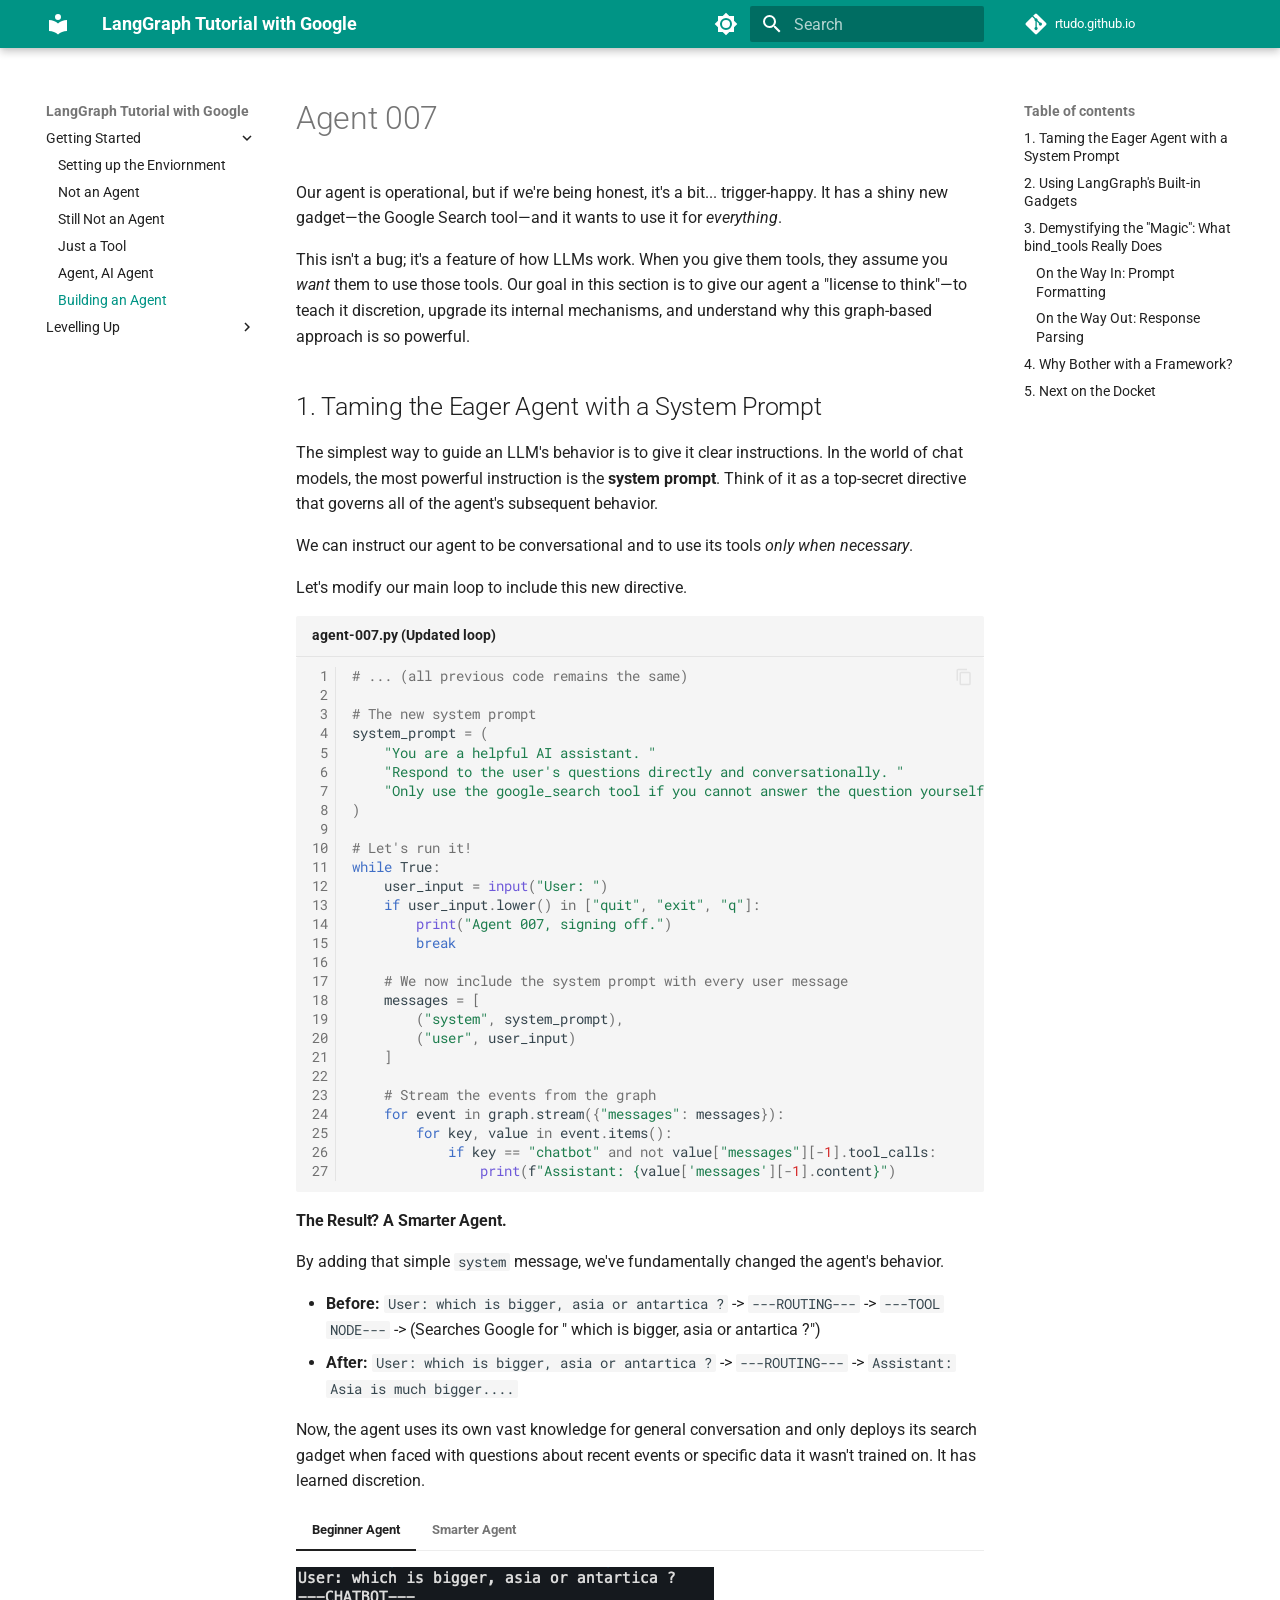
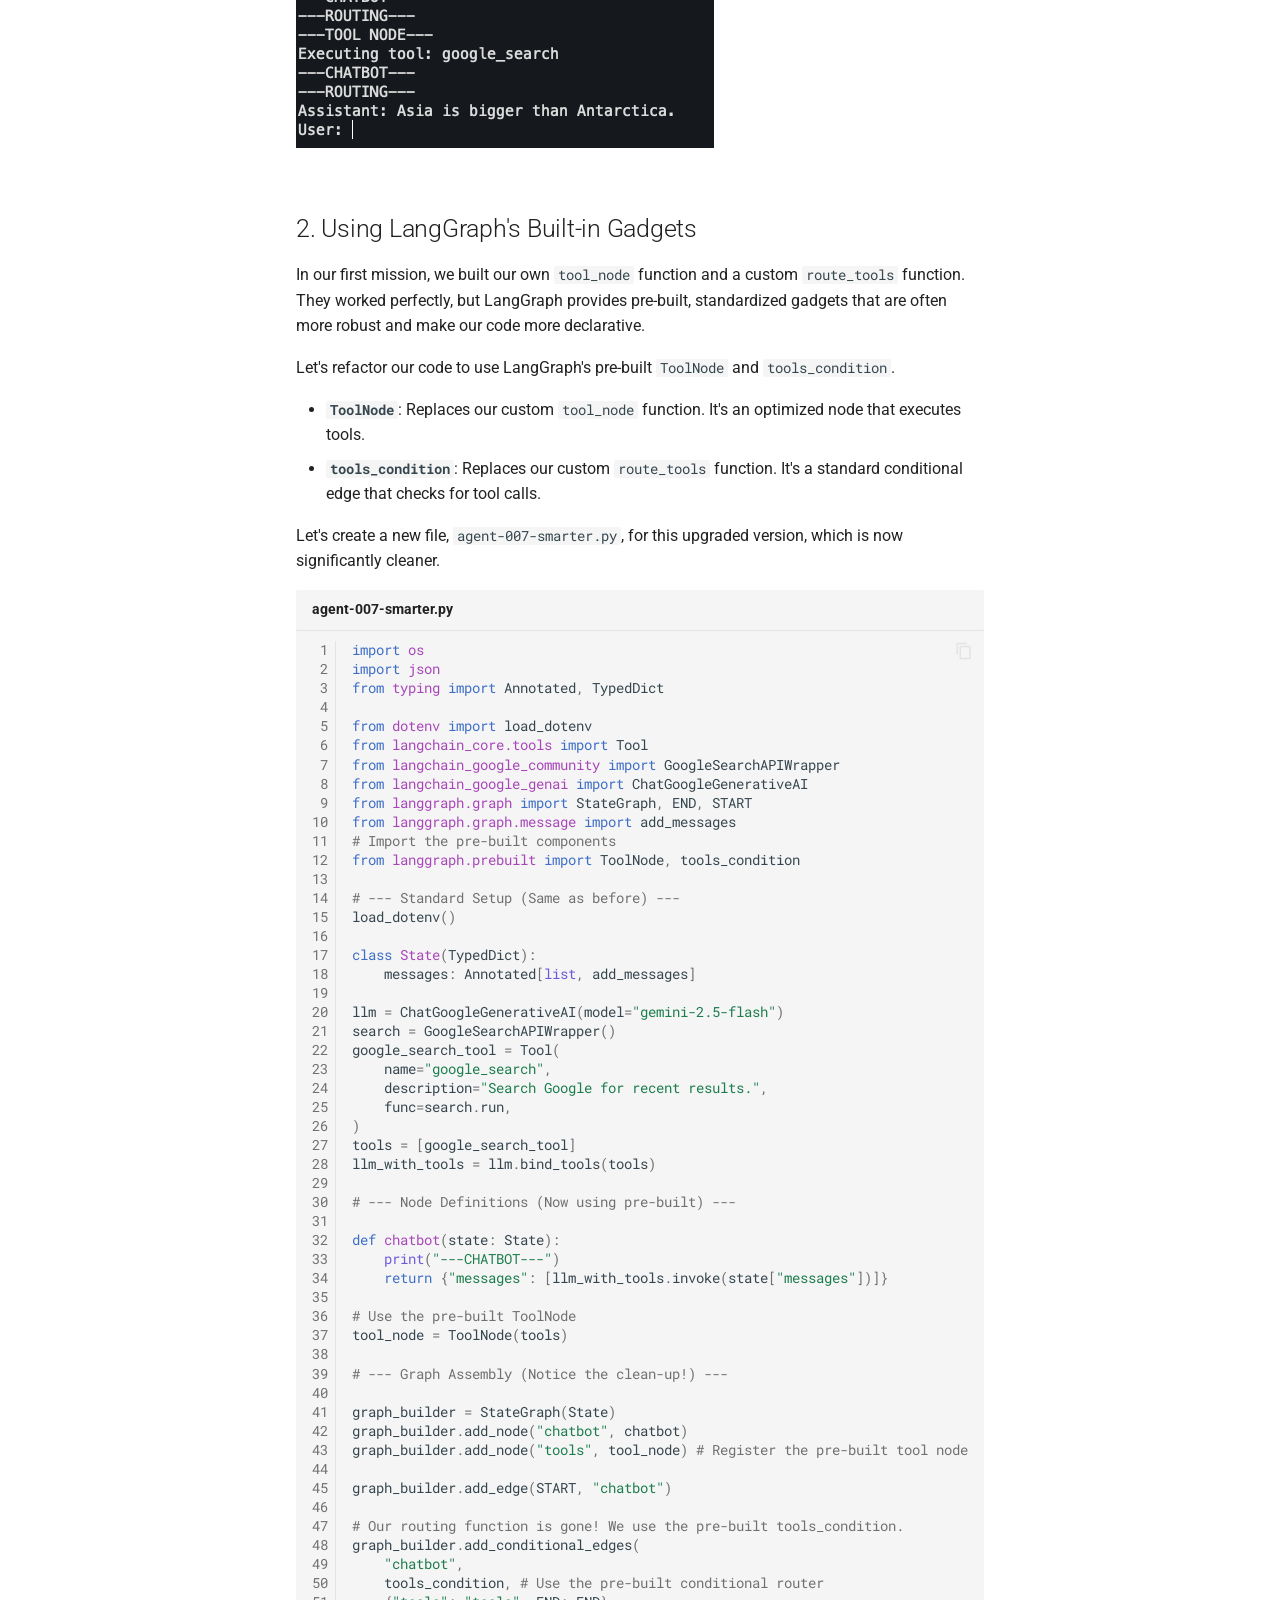
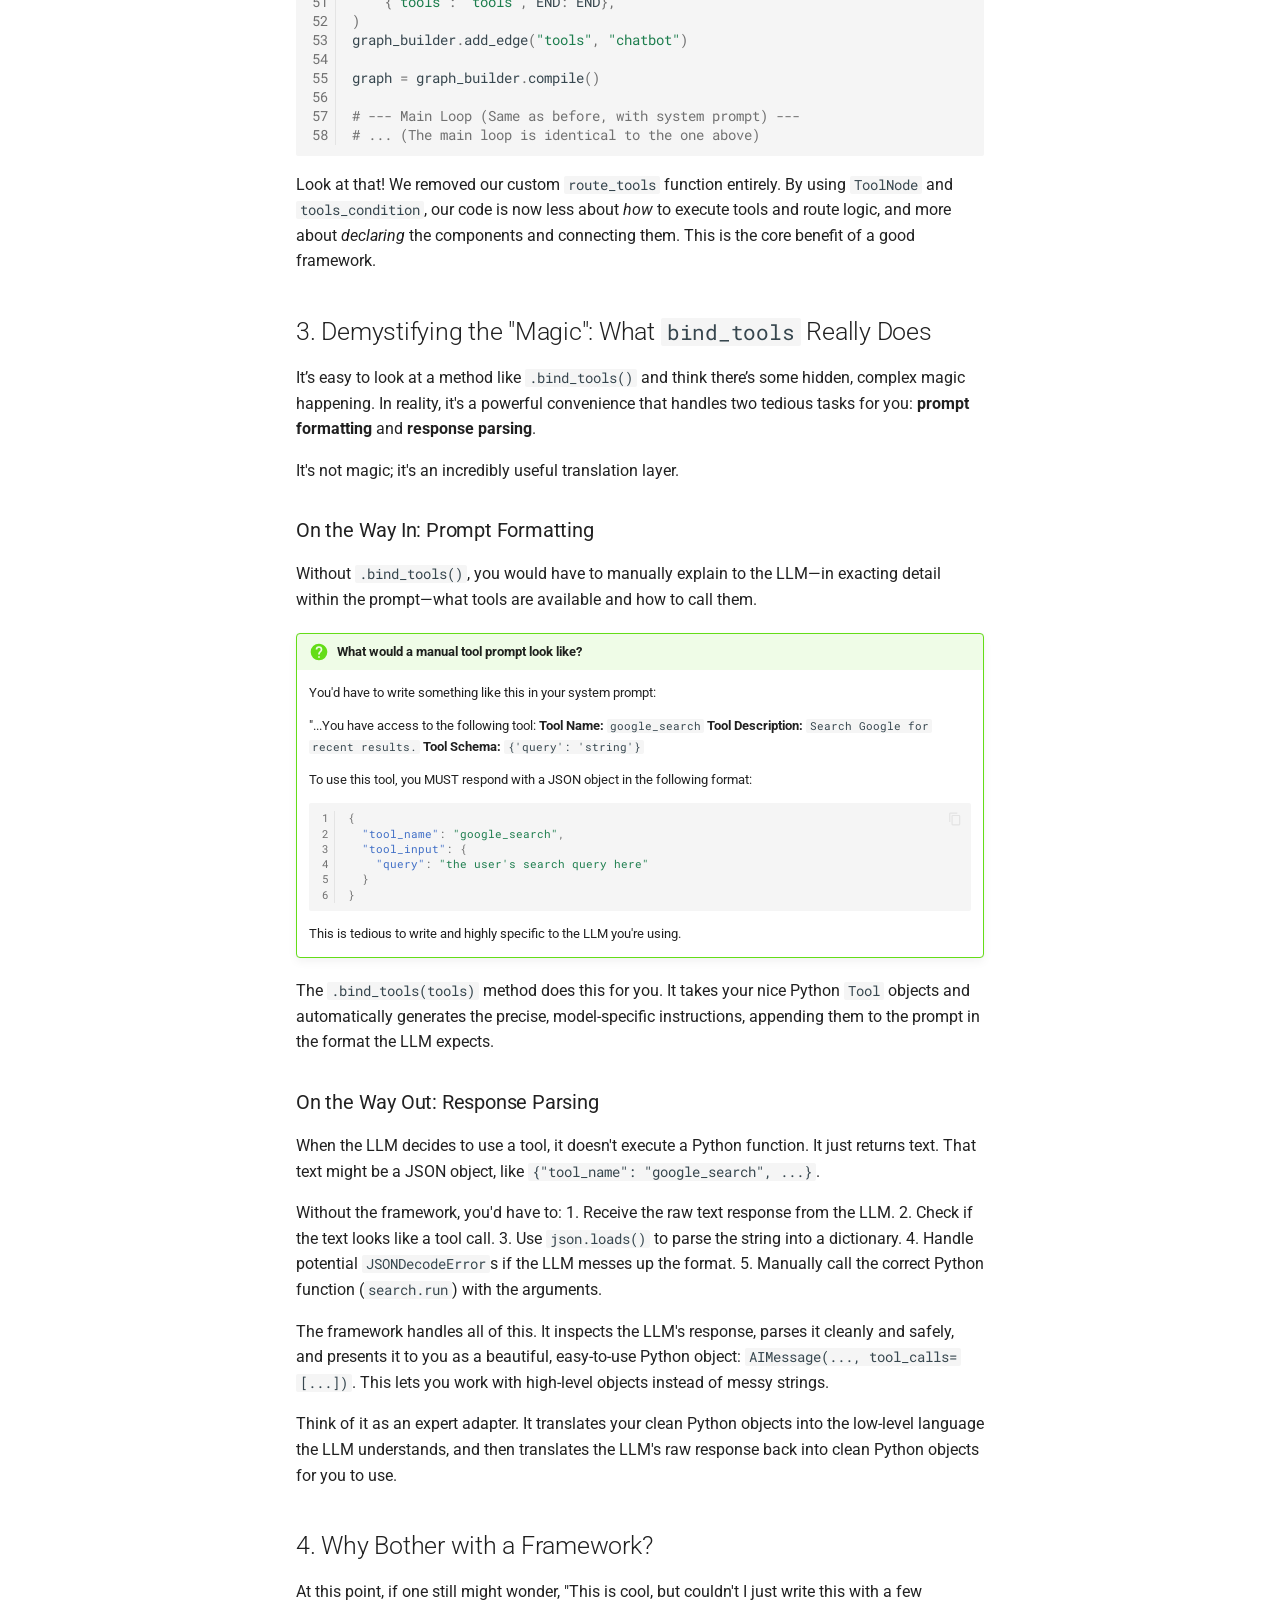
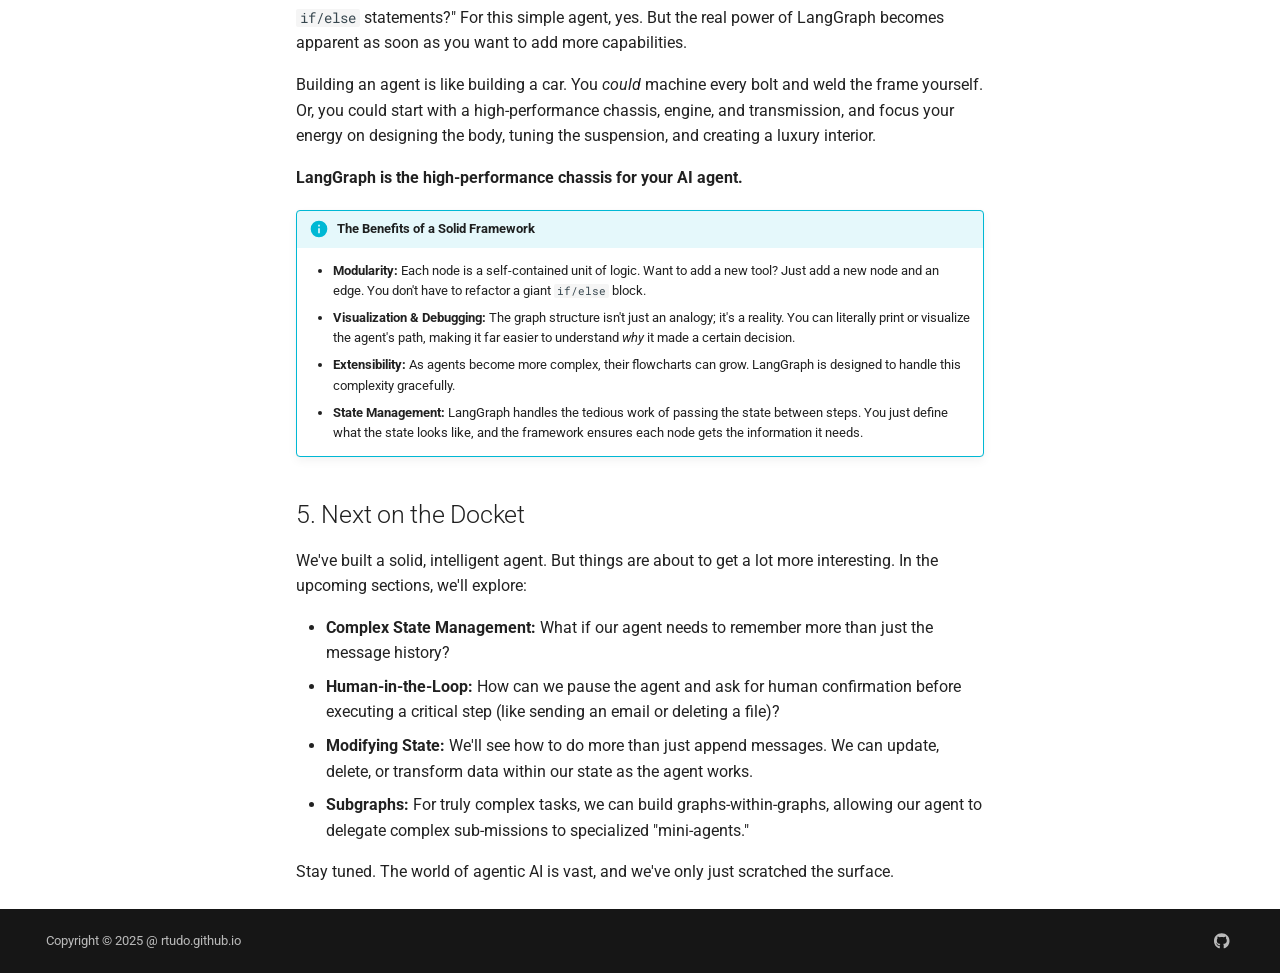
<file: ai/langgraph/building-an-agent/index.html>
<!doctype html><html lang=en class=no-js> <head><meta charset=utf-8><meta name=viewport content="width=device-width,initial-scale=1"><meta name=description content="Technical write-ups for building ai agents with Gemini Models. Focus is on working code for langgraph within Google Ecosystem. An Alternative LangGraph Tutorial destination."><link href="https://rtudo.github.io/ai/langgraph/building-an-agent/" rel="canonical"><link href=../agent-007/ rel=prev><link href=../agent-with-memory/ rel=next><link rel=icon href=../../../assets/favicon.png><meta name=generator content="mkdocs-1.6.1, mkdocs-material-9.6.15"><title>Building an Agent - LangGraph Tutorial with Google</title><link rel=stylesheet href=../../../assets/stylesheets/main.342714a4.min.css><link rel=stylesheet href=../../../assets/stylesheets/palette.06af60db.min.css><link rel="stylesheet" href="../../../assets/external/fonts.googleapis.com/css.49ea35f2.css"><style>:root{--md-text-font:"Roboto";--md-code-font:"Roboto Mono"}</style><link rel=stylesheet href=../stylesheets/extra.351ec7.min.css><script>__md_scope=new URL("../../..",location),__md_hash=e=>[...e].reduce(((e,_)=>(e<<5)-e+_.charCodeAt(0)),0),__md_get=(e,_=localStorage,t=__md_scope)=>JSON.parse(_.getItem(t.pathname+"."+e)),__md_set=(e,_,t=localStorage,a=__md_scope)=>{try{t.setItem(a.pathname+"."+e,JSON.stringify(_))}catch(e){}}</script><script id=__analytics>function __md_analytics(){function e(){dataLayer.push(arguments)}window.dataLayer=window.dataLayer||[],e("js",new Date),e("config","G-RCP3K9WFF4"),document.addEventListener("DOMContentLoaded",(function(){document.forms.search&&document.forms.search.query.addEventListener("blur",(function(){this.value&&e("event","search",{search_term:this.value})}));document$.subscribe((function(){var t=document.forms.feedback;if(void 0!==t)for(var a of t.querySelectorAll("[type=submit]"))a.addEventListener("click",(function(a){a.preventDefault();var n=document.location.pathname,d=this.getAttribute("data-md-value");e("event","feedback",{page:n,data:d}),t.firstElementChild.disabled=!0;var r=t.querySelector(".md-feedback__note [data-md-value='"+d+"']");r&&(r.hidden=!1)})),t.hidden=!1})),location$.subscribe((function(t){e("config","G-RCP3K9WFF4",{page_path:t.pathname})}))}));var t=document.createElement("script");t.async=!0,t.src="https://www.googletagmanager.com/gtag/js?id=G-RCP3K9WFF4",document.getElementById("__analytics").insertAdjacentElement("afterEnd",t)}</script><script>"undefined"!=typeof __md_analytics&&__md_analytics()</script><meta property=og:type content=website><meta property=og:title content="Building an Agent - LangGraph Tutorial with Google"><meta property=og:description content="Technical write-ups for building ai agents with Gemini Models. Focus is on working code for langgraph within Google Ecosystem. An Alternative LangGraph Tutorial destination."><meta property=og:image content=https://rtudo.github.io/assets/images/social/ai/langgraph/building-an-agent.png><meta property=og:image:type content=image/png><meta property=og:image:width content=1200><meta property=og:image:height content=630><meta content=https://rtudo.github.io/ai/langgraph/building-an-agent/ property=og:url><meta name=twitter:card content=summary_large_image><meta name=twitter:title content="Building an Agent - LangGraph Tutorial with Google"><meta name=twitter:description content="Technical write-ups for building ai agents with Gemini Models. Focus is on working code for langgraph within Google Ecosystem. An Alternative LangGraph Tutorial destination."><meta name=twitter:image content=https://rtudo.github.io/assets/images/social/ai/langgraph/building-an-agent.png></head> <body dir=ltr data-md-color-scheme=default data-md-color-primary=teal data-md-color-accent=deep-orange> <input class=md-toggle data-md-toggle=drawer type=checkbox id=__drawer autocomplete=off> <input class=md-toggle data-md-toggle=search type=checkbox id=__search autocomplete=off> <label class=md-overlay for=__drawer></label> <div data-md-component=skip> <a href=#agent-007 class=md-skip> Skip to content </a> </div> <div data-md-component=announce> </div> <header class="md-header md-header--shadow" data-md-component=header> <nav class="md-header__inner md-grid" aria-label=Header> <a href=../../.. title="LangGraph Tutorial with Google" class="md-header__button md-logo" aria-label="LangGraph Tutorial with Google" data-md-component=logo> <svg xmlns=http://www.w3.org/2000/svg viewbox="0 0 24 24"><path d="M12 8a3 3 0 0 0 3-3 3 3 0 0 0-3-3 3 3 0 0 0-3 3 3 3 0 0 0 3 3m0 3.54C9.64 9.35 6.5 8 3 8v11c3.5 0 6.64 1.35 9 3.54 2.36-2.19 5.5-3.54 9-3.54V8c-3.5 0-6.64 1.35-9 3.54"/></svg> </a> <label class="md-header__button md-icon" for=__drawer> <svg xmlns=http://www.w3.org/2000/svg viewbox="0 0 24 24"><path d="M3 6h18v2H3zm0 5h18v2H3zm0 5h18v2H3z"/></svg> </label> <div class=md-header__title data-md-component=header-title> <div class=md-header__ellipsis> <div class=md-header__topic> <span class=md-ellipsis> LangGraph Tutorial with Google </span> </div> <div class=md-header__topic data-md-component=header-topic> <span class=md-ellipsis> Building an Agent </span> </div> </div> </div> <form class=md-header__option data-md-component=palette> <input class=md-option data-md-color-media="(prefers-color-scheme: light)" data-md-color-scheme=default data-md-color-primary=teal data-md-color-accent=deep-orange aria-label="Switch to dark mode" type=radio name=__palette id=__palette_0> <label class="md-header__button md-icon" title="Switch to dark mode" for=__palette_1 hidden> <svg xmlns=http://www.w3.org/2000/svg viewbox="0 0 24 24"><path d="M12 8a4 4 0 0 0-4 4 4 4 0 0 0 4 4 4 4 0 0 0 4-4 4 4 0 0 0-4-4m0 10a6 6 0 0 1-6-6 6 6 0 0 1 6-6 6 6 0 0 1 6 6 6 6 0 0 1-6 6m8-9.31V4h-4.69L12 .69 8.69 4H4v4.69L.69 12 4 15.31V20h4.69L12 23.31 15.31 20H20v-4.69L23.31 12z"/></svg> </label> <input class=md-option data-md-color-media="(prefers-color-scheme: dark)" data-md-color-scheme=slate data-md-color-primary=blue-grey data-md-color-accent=lime aria-label="Switch to light mode" type=radio name=__palette id=__palette_1> <label class="md-header__button md-icon" title="Switch to light mode" for=__palette_0 hidden> <svg xmlns=http://www.w3.org/2000/svg viewbox="0 0 24 24"><path d="M12 18c-.89 0-1.74-.2-2.5-.55C11.56 16.5 13 14.42 13 12s-1.44-4.5-3.5-5.45C10.26 6.2 11.11 6 12 6a6 6 0 0 1 6 6 6 6 0 0 1-6 6m8-9.31V4h-4.69L12 .69 8.69 4H4v4.69L.69 12 4 15.31V20h4.69L12 23.31 15.31 20H20v-4.69L23.31 12z"/></svg> </label> </form> <script>var palette=__md_get("__palette");if(palette&&palette.color){if("(prefers-color-scheme)"===palette.color.media){var media=matchMedia("(prefers-color-scheme: light)"),input=document.querySelector(media.matches?"[data-md-color-media='(prefers-color-scheme: light)']":"[data-md-color-media='(prefers-color-scheme: dark)']");palette.color.media=input.getAttribute("data-md-color-media"),palette.color.scheme=input.getAttribute("data-md-color-scheme"),palette.color.primary=input.getAttribute("data-md-color-primary"),palette.color.accent=input.getAttribute("data-md-color-accent")}for(var[key,value]of Object.entries(palette.color))document.body.setAttribute("data-md-color-"+key,value)}</script> <label class="md-header__button md-icon" for=__search> <svg xmlns=http://www.w3.org/2000/svg viewbox="0 0 24 24"><path d="M9.5 3A6.5 6.5 0 0 1 16 9.5c0 1.61-.59 3.09-1.56 4.23l.27.27h.79l5 5-1.5 1.5-5-5v-.79l-.27-.27A6.52 6.52 0 0 1 9.5 16 6.5 6.5 0 0 1 3 9.5 6.5 6.5 0 0 1 9.5 3m0 2C7 5 5 7 5 9.5S7 14 9.5 14 14 12 14 9.5 12 5 9.5 5"/></svg> </label> <div class=md-search data-md-component=search role=dialog> <label class=md-search__overlay for=__search></label> <div class=md-search__inner role=search> <form class=md-search__form name=search> <input type=text class=md-search__input name=query aria-label=Search placeholder=Search autocapitalize=off autocorrect=off autocomplete=off spellcheck=false data-md-component=search-query required> <label class="md-search__icon md-icon" for=__search> <svg xmlns=http://www.w3.org/2000/svg viewbox="0 0 24 24"><path d="M9.5 3A6.5 6.5 0 0 1 16 9.5c0 1.61-.59 3.09-1.56 4.23l.27.27h.79l5 5-1.5 1.5-5-5v-.79l-.27-.27A6.52 6.52 0 0 1 9.5 16 6.5 6.5 0 0 1 3 9.5 6.5 6.5 0 0 1 9.5 3m0 2C7 5 5 7 5 9.5S7 14 9.5 14 14 12 14 9.5 12 5 9.5 5"/></svg> <svg xmlns=http://www.w3.org/2000/svg viewbox="0 0 24 24"><path d="M20 11v2H8l5.5 5.5-1.42 1.42L4.16 12l7.92-7.92L13.5 5.5 8 11z"/></svg> </label> <nav class=md-search__options aria-label=Search> <a href=javascript:void(0) class="md-search__icon md-icon" title=Share aria-label=Share data-clipboard data-clipboard-text data-md-component=search-share tabindex=-1> <svg xmlns=http://www.w3.org/2000/svg viewbox="0 0 24 24"><path d="M18 16.08c-.76 0-1.44.3-1.96.77L8.91 12.7c.05-.23.09-.46.09-.7s-.04-.47-.09-.7l7.05-4.11c.54.5 1.25.81 2.04.81a3 3 0 0 0 3-3 3 3 0 0 0-3-3 3 3 0 0 0-3 3c0 .24.04.47.09.7L8.04 9.81C7.5 9.31 6.79 9 6 9a3 3 0 0 0-3 3 3 3 0 0 0 3 3c.79 0 1.5-.31 2.04-.81l7.12 4.15c-.05.21-.08.43-.08.66 0 1.61 1.31 2.91 2.92 2.91s2.92-1.3 2.92-2.91A2.92 2.92 0 0 0 18 16.08"/></svg> </a> <button type=reset class="md-search__icon md-icon" title=Clear aria-label=Clear tabindex=-1> <svg xmlns=http://www.w3.org/2000/svg viewbox="0 0 24 24"><path d="M19 6.41 17.59 5 12 10.59 6.41 5 5 6.41 10.59 12 5 17.59 6.41 19 12 13.41 17.59 19 19 17.59 13.41 12z"/></svg> </button> </nav> <div class=md-search__suggest data-md-component=search-suggest></div> </form> <div class=md-search__output> <div class=md-search__scrollwrap tabindex=0 data-md-scrollfix> <div class=md-search-result data-md-component=search-result> <div class=md-search-result__meta> Initializing search </div> <ol class=md-search-result__list role=presentation></ol> </div> </div> </div> </div> </div> <div class=md-header__source> <a href="https://github.com/rtudo/rtudo.github.io" title="Go to repository" class="md-source" data-md-component="source"> <div class="md-source__icon md-icon"> <svg xmlns=http://www.w3.org/2000/svg viewbox="0 0 448 512"><!-- Font Awesome Free 6.7.2 by @fontawesome - https://fontawesome.com License - https://fontawesome.com/license/free (Icons: CC BY 4.0, Fonts: SIL OFL 1.1, Code: MIT License) Copyright 2024 Fonticons, Inc.--><path d="M439.55 236.05 244 40.45a28.87 28.87 0 0 0-40.81 0l-40.66 40.63 51.52 51.52c27.06-9.14 52.68 16.77 43.39 43.68l49.66 49.66c34.23-11.8 61.18 31 35.47 56.69-26.49 26.49-70.21-2.87-56-37.34L240.22 199v121.85c25.3 12.54 22.26 41.85 9.08 55a34.34 34.34 0 0 1-48.55 0c-17.57-17.6-11.07-46.91 11.25-56v-123c-20.8-8.51-24.6-30.74-18.64-45L142.57 101 8.45 235.14a28.86 28.86 0 0 0 0 40.81l195.61 195.6a28.86 28.86 0 0 0 40.8 0l194.69-194.69a28.86 28.86 0 0 0 0-40.81"/></svg> </div> <div class=md-source__repository> rtudo.github.io </div> </a> </div> </nav> </header> <div class=md-container data-md-component=container> <main class=md-main data-md-component=main> <div class="md-main__inner md-grid"> <div class="md-sidebar md-sidebar--primary" data-md-component=sidebar data-md-type=navigation> <div class=md-sidebar__scrollwrap> <div class=md-sidebar__inner> <nav class="md-nav md-nav--primary" aria-label=Navigation data-md-level=0> <label class=md-nav__title for=__drawer> <a href=../../.. title="LangGraph Tutorial with Google" class="md-nav__button md-logo" aria-label="LangGraph Tutorial with Google" data-md-component=logo> <svg xmlns=http://www.w3.org/2000/svg viewbox="0 0 24 24"><path d="M12 8a3 3 0 0 0 3-3 3 3 0 0 0-3-3 3 3 0 0 0-3 3 3 3 0 0 0 3 3m0 3.54C9.64 9.35 6.5 8 3 8v11c3.5 0 6.64 1.35 9 3.54 2.36-2.19 5.5-3.54 9-3.54V8c-3.5 0-6.64 1.35-9 3.54"/></svg> </a> LangGraph Tutorial with Google </label> <div class=md-nav__source> <a href="https://github.com/rtudo/rtudo.github.io" title="Go to repository" class="md-source" data-md-component="source"> <div class="md-source__icon md-icon"> <svg xmlns=http://www.w3.org/2000/svg viewbox="0 0 448 512"><!-- Font Awesome Free 6.7.2 by @fontawesome - https://fontawesome.com License - https://fontawesome.com/license/free (Icons: CC BY 4.0, Fonts: SIL OFL 1.1, Code: MIT License) Copyright 2024 Fonticons, Inc.--><path d="M439.55 236.05 244 40.45a28.87 28.87 0 0 0-40.81 0l-40.66 40.63 51.52 51.52c27.06-9.14 52.68 16.77 43.39 43.68l49.66 49.66c34.23-11.8 61.18 31 35.47 56.69-26.49 26.49-70.21-2.87-56-37.34L240.22 199v121.85c25.3 12.54 22.26 41.85 9.08 55a34.34 34.34 0 0 1-48.55 0c-17.57-17.6-11.07-46.91 11.25-56v-123c-20.8-8.51-24.6-30.74-18.64-45L142.57 101 8.45 235.14a28.86 28.86 0 0 0 0 40.81l195.61 195.6a28.86 28.86 0 0 0 40.8 0l194.69-194.69a28.86 28.86 0 0 0 0-40.81"/></svg> </div> <div class=md-source__repository> rtudo.github.io </div> </a> </div> <ul class=md-nav__list data-md-scrollfix> <li class="md-nav__item md-nav__item--active md-nav__item--nested"> <input class="md-nav__toggle md-toggle " type=checkbox id=__nav_1 checked> <div class="md-nav__link md-nav__container"> <a href=../ class="md-nav__link "> <span class=md-ellipsis> Getting Started </span> </a> <label class="md-nav__link " for=__nav_1 id=__nav_1_label tabindex=0> <span class="md-nav__icon md-icon"></span> </label> </div> <nav class=md-nav data-md-level=1 aria-labelledby=__nav_1_label aria-expanded=true> <label class=md-nav__title for=__nav_1> <span class="md-nav__icon md-icon"></span> Getting Started </label> <ul class=md-nav__list data-md-scrollfix> <li class=md-nav__item> <a href=../setup/ class=md-nav__link> <span class=md-ellipsis> Setting up the Enviornment </span> </a> </li> <li class=md-nav__item> <a href=../not-an-agent/ class=md-nav__link> <span class=md-ellipsis> Not an Agent </span> </a> </li> <li class=md-nav__item> <a href=../still-not-an-agent/ class=md-nav__link> <span class=md-ellipsis> Still Not an Agent </span> </a> </li> <li class=md-nav__item> <a href=../just-a-tool/ class=md-nav__link> <span class=md-ellipsis> Just a Tool </span> </a> </li> <li class=md-nav__item> <a href=../agent-007/ class=md-nav__link> <span class=md-ellipsis> Agent, AI Agent </span> </a> </li> <li class="md-nav__item md-nav__item--active"> <input class="md-nav__toggle md-toggle" type=checkbox id=__toc> <label class="md-nav__link md-nav__link--active" for=__toc> <span class=md-ellipsis> Building an Agent </span> <span class="md-nav__icon md-icon"></span> </label> <a href=./ class="md-nav__link md-nav__link--active"> <span class=md-ellipsis> Building an Agent </span> </a> <nav class="md-nav md-nav--secondary" aria-label="Table of contents"> <label class=md-nav__title for=__toc> <span class="md-nav__icon md-icon"></span> Table of contents </label> <ul class=md-nav__list data-md-component=toc data-md-scrollfix> <li class=md-nav__item> <a href=#1-taming-the-eager-agent-with-a-system-prompt class=md-nav__link> <span class=md-ellipsis> 1. Taming the Eager Agent with a System Prompt </span> </a> </li> <li class=md-nav__item> <a href=#2-using-langgraphs-built-in-gadgets class=md-nav__link> <span class=md-ellipsis> 2. Using LangGraph's Built-in Gadgets </span> </a> </li> <li class=md-nav__item> <a href=#3-demystifying-the-magic-what-bind_tools-really-does class=md-nav__link> <span class=md-ellipsis> 3. Demystifying the "Magic": What bind_tools Really Does </span> </a> <nav class=md-nav aria-label='3. Demystifying the "Magic": What bind_tools Really Does'> <ul class=md-nav__list> <li class=md-nav__item> <a href=#on-the-way-in-prompt-formatting class=md-nav__link> <span class=md-ellipsis> On the Way In: Prompt Formatting </span> </a> </li> <li class=md-nav__item> <a href=#on-the-way-out-response-parsing class=md-nav__link> <span class=md-ellipsis> On the Way Out: Response Parsing </span> </a> </li> </ul> </nav> </li> <li class=md-nav__item> <a href=#4-why-bother-with-a-framework class=md-nav__link> <span class=md-ellipsis> 4. Why Bother with a Framework? </span> </a> </li> <li class=md-nav__item> <a href=#5-next-on-the-docket class=md-nav__link> <span class=md-ellipsis> 5. Next on the Docket </span> </a> </li> </ul> </nav> </li> </ul> </nav> </li> <li class="md-nav__item md-nav__item--nested"> <input class="md-nav__toggle md-toggle " type=checkbox id=__nav_2> <label class=md-nav__link for=__nav_2 id=__nav_2_label tabindex=0> <span class=md-ellipsis> Levelling Up </span> <span class="md-nav__icon md-icon"></span> </label> <nav class=md-nav data-md-level=1 aria-labelledby=__nav_2_label aria-expanded=false> <label class=md-nav__title for=__nav_2> <span class="md-nav__icon md-icon"></span> Levelling Up </label> <ul class=md-nav__list data-md-scrollfix> <li class=md-nav__item> <a href=../agent-with-memory/ class=md-nav__link> <span class=md-ellipsis> Agent with Memory </span> </a> </li> <li class=md-nav__item> <a href=../agent-with-human-assistance/ class=md-nav__link> <span class=md-ellipsis> Agent with Human Assistance </span> </a> </li> <li class=md-nav__item> <a href=../advance-state-management/ class=md-nav__link> <span class=md-ellipsis> Advance State Management </span> </a> </li> </ul> </nav> </li> </ul> </nav> </div> </div> </div> <div class="md-sidebar md-sidebar--secondary" data-md-component=sidebar data-md-type=toc> <div class=md-sidebar__scrollwrap> <div class=md-sidebar__inner> <nav class="md-nav md-nav--secondary" aria-label="Table of contents"> <label class=md-nav__title for=__toc> <span class="md-nav__icon md-icon"></span> Table of contents </label> <ul class=md-nav__list data-md-component=toc data-md-scrollfix> <li class=md-nav__item> <a href=#1-taming-the-eager-agent-with-a-system-prompt class=md-nav__link> <span class=md-ellipsis> 1. Taming the Eager Agent with a System Prompt </span> </a> </li> <li class=md-nav__item> <a href=#2-using-langgraphs-built-in-gadgets class=md-nav__link> <span class=md-ellipsis> 2. Using LangGraph's Built-in Gadgets </span> </a> </li> <li class=md-nav__item> <a href=#3-demystifying-the-magic-what-bind_tools-really-does class=md-nav__link> <span class=md-ellipsis> 3. Demystifying the "Magic": What bind_tools Really Does </span> </a> <nav class=md-nav aria-label='3. Demystifying the "Magic": What bind_tools Really Does'> <ul class=md-nav__list> <li class=md-nav__item> <a href=#on-the-way-in-prompt-formatting class=md-nav__link> <span class=md-ellipsis> On the Way In: Prompt Formatting </span> </a> </li> <li class=md-nav__item> <a href=#on-the-way-out-response-parsing class=md-nav__link> <span class=md-ellipsis> On the Way Out: Response Parsing </span> </a> </li> </ul> </nav> </li> <li class=md-nav__item> <a href=#4-why-bother-with-a-framework class=md-nav__link> <span class=md-ellipsis> 4. Why Bother with a Framework? </span> </a> </li> <li class=md-nav__item> <a href=#5-next-on-the-docket class=md-nav__link> <span class=md-ellipsis> 5. Next on the Docket </span> </a> </li> </ul> </nav> </div> </div> </div> <div class=md-content data-md-component=content> <article class="md-content__inner md-typeset"> <h1 id=agent-007>Agent 007<a class=headerlink href=#agent-007 title="Permanent link">&para;</a></h1> <p>Our agent is operational, but if we're being honest, it's a bit... trigger-happy. It has a shiny new gadget—the Google Search tool—and it wants to use it for <em>everything</em>.</p> <p>This isn't a bug; it's a feature of how LLMs work. When you give them tools, they assume you <em>want</em> them to use those tools. Our goal in this section is to give our agent a "license to think"—to teach it discretion, upgrade its internal mechanisms, and understand why this graph-based approach is so powerful.</p> <h2 id=1-taming-the-eager-agent-with-a-system-prompt>1. Taming the Eager Agent with a System Prompt<a class=headerlink href=#1-taming-the-eager-agent-with-a-system-prompt title="Permanent link">&para;</a></h2> <p>The simplest way to guide an LLM's behavior is to give it clear instructions. In the world of chat models, the most powerful instruction is the <strong>system prompt</strong>. Think of it as a top-secret directive that governs all of the agent's subsequent behavior.</p> <p>We can instruct our agent to be conversational and to use its tools <em>only when necessary</em>.</p> <p>Let's modify our main loop to include this new directive.</p> <div class=highlight><table class=highlighttable><tr><th colspan=2 class=filename><span class=filename>agent-007.py (Updated loop)</span></th></tr><tr><td class=linenos><div class=linenodiv><pre><span></span><span class=normal><a href=#__codelineno-0-1> 1</a></span>
<span class=normal><a href=#__codelineno-0-2> 2</a></span>
<span class=normal><a href=#__codelineno-0-3> 3</a></span>
<span class=normal><a href=#__codelineno-0-4> 4</a></span>
<span class=normal><a href=#__codelineno-0-5> 5</a></span>
<span class=normal><a href=#__codelineno-0-6> 6</a></span>
<span class=normal><a href=#__codelineno-0-7> 7</a></span>
<span class=normal><a href=#__codelineno-0-8> 8</a></span>
<span class=normal><a href=#__codelineno-0-9> 9</a></span>
<span class=normal><a href=#__codelineno-0-10>10</a></span>
<span class=normal><a href=#__codelineno-0-11>11</a></span>
<span class=normal><a href=#__codelineno-0-12>12</a></span>
<span class=normal><a href=#__codelineno-0-13>13</a></span>
<span class=normal><a href=#__codelineno-0-14>14</a></span>
<span class=normal><a href=#__codelineno-0-15>15</a></span>
<span class=normal><a href=#__codelineno-0-16>16</a></span>
<span class=normal><a href=#__codelineno-0-17>17</a></span>
<span class=normal><a href=#__codelineno-0-18>18</a></span>
<span class=normal><a href=#__codelineno-0-19>19</a></span>
<span class=normal><a href=#__codelineno-0-20>20</a></span>
<span class=normal><a href=#__codelineno-0-21>21</a></span>
<span class=normal><a href=#__codelineno-0-22>22</a></span>
<span class=normal><a href=#__codelineno-0-23>23</a></span>
<span class=normal><a href=#__codelineno-0-24>24</a></span>
<span class=normal><a href=#__codelineno-0-25>25</a></span>
<span class=normal><a href=#__codelineno-0-26>26</a></span>
<span class=normal><a href=#__codelineno-0-27>27</a></span></pre></div></td><td class=code><div><pre><span></span><code><a id=__codelineno-0-1 name=__codelineno-0-1></a><span class=c1># ... (all previous code remains the same)</span>
<a id=__codelineno-0-2 name=__codelineno-0-2></a>
<a id=__codelineno-0-3 name=__codelineno-0-3></a><span class=c1># The new system prompt</span>
<a id=__codelineno-0-4 name=__codelineno-0-4></a><span class=n>system_prompt</span> <span class=o>=</span> <span class=p>(</span>
<a id=__codelineno-0-5 name=__codelineno-0-5></a>    <span class=s2>&quot;You are a helpful AI assistant. &quot;</span>
<a id=__codelineno-0-6 name=__codelineno-0-6></a>    <span class=s2>&quot;Respond to the user&#39;s questions directly and conversationally. &quot;</span>
<a id=__codelineno-0-7 name=__codelineno-0-7></a>    <span class=s2>&quot;Only use the google_search tool if you cannot answer the question yourself.&quot;</span>
<a id=__codelineno-0-8 name=__codelineno-0-8></a><span class=p>)</span>
<a id=__codelineno-0-9 name=__codelineno-0-9></a>
<a id=__codelineno-0-10 name=__codelineno-0-10></a><span class=c1># Let&#39;s run it!</span>
<a id=__codelineno-0-11 name=__codelineno-0-11></a><span class=k>while</span> <span class=kc>True</span><span class=p>:</span>
<a id=__codelineno-0-12 name=__codelineno-0-12></a>    <span class=n>user_input</span> <span class=o>=</span> <span class=nb>input</span><span class=p>(</span><span class=s2>&quot;User: &quot;</span><span class=p>)</span>
<a id=__codelineno-0-13 name=__codelineno-0-13></a>    <span class=k>if</span> <span class=n>user_input</span><span class=o>.</span><span class=n>lower</span><span class=p>()</span> <span class=ow>in</span> <span class=p>[</span><span class=s2>&quot;quit&quot;</span><span class=p>,</span> <span class=s2>&quot;exit&quot;</span><span class=p>,</span> <span class=s2>&quot;q&quot;</span><span class=p>]:</span>
<a id=__codelineno-0-14 name=__codelineno-0-14></a>        <span class=nb>print</span><span class=p>(</span><span class=s2>&quot;Agent 007, signing off.&quot;</span><span class=p>)</span>
<a id=__codelineno-0-15 name=__codelineno-0-15></a>        <span class=k>break</span>
<a id=__codelineno-0-16 name=__codelineno-0-16></a>
<a id=__codelineno-0-17 name=__codelineno-0-17></a>    <span class=c1># We now include the system prompt with every user message</span>
<a id=__codelineno-0-18 name=__codelineno-0-18></a>    <span class=n>messages</span> <span class=o>=</span> <span class=p>[</span>
<a id=__codelineno-0-19 name=__codelineno-0-19></a>        <span class=p>(</span><span class=s2>&quot;system&quot;</span><span class=p>,</span> <span class=n>system_prompt</span><span class=p>),</span>
<a id=__codelineno-0-20 name=__codelineno-0-20></a>        <span class=p>(</span><span class=s2>&quot;user&quot;</span><span class=p>,</span> <span class=n>user_input</span><span class=p>)</span>
<a id=__codelineno-0-21 name=__codelineno-0-21></a>    <span class=p>]</span>
<a id=__codelineno-0-22 name=__codelineno-0-22></a>
<a id=__codelineno-0-23 name=__codelineno-0-23></a>    <span class=c1># Stream the events from the graph</span>
<a id=__codelineno-0-24 name=__codelineno-0-24></a>    <span class=k>for</span> <span class=n>event</span> <span class=ow>in</span> <span class=n>graph</span><span class=o>.</span><span class=n>stream</span><span class=p>({</span><span class=s2>&quot;messages&quot;</span><span class=p>:</span> <span class=n>messages</span><span class=p>}):</span>
<a id=__codelineno-0-25 name=__codelineno-0-25></a>        <span class=k>for</span> <span class=n>key</span><span class=p>,</span> <span class=n>value</span> <span class=ow>in</span> <span class=n>event</span><span class=o>.</span><span class=n>items</span><span class=p>():</span>
<a id=__codelineno-0-26 name=__codelineno-0-26></a>            <span class=k>if</span> <span class=n>key</span> <span class=o>==</span> <span class=s2>&quot;chatbot&quot;</span> <span class=ow>and</span> <span class=ow>not</span> <span class=n>value</span><span class=p>[</span><span class=s2>&quot;messages&quot;</span><span class=p>][</span><span class=o>-</span><span class=mi>1</span><span class=p>]</span><span class=o>.</span><span class=n>tool_calls</span><span class=p>:</span>
<a id=__codelineno-0-27 name=__codelineno-0-27></a>                <span class=nb>print</span><span class=p>(</span><span class=sa>f</span><span class=s2>&quot;Assistant: </span><span class=si>{</span><span class=n>value</span><span class=p>[</span><span class=s1>&#39;messages&#39;</span><span class=p>][</span><span class=o>-</span><span class=mi>1</span><span class=p>]</span><span class=o>.</span><span class=n>content</span><span class=si>}</span><span class=s2>&quot;</span><span class=p>)</span>
</code></pre></div></td></tr></table></div> <h4 id=the-result-a-smarter-agent>The Result? A Smarter Agent.<a class=headerlink href=#the-result-a-smarter-agent title="Permanent link">&para;</a></h4> <p>By adding that simple <code>system</code> message, we've fundamentally changed the agent's behavior.</p> <ul> <li><strong>Before:</strong> <code>User: which is bigger, asia or antartica ?</code> -&gt; <code>---ROUTING---</code> -&gt; <code>---TOOL NODE---</code> -&gt; (Searches Google for " which is bigger, asia or antartica ?")</li> <li><strong>After:</strong> <code>User: which is bigger, asia or antartica ?</code> -&gt; <code>---ROUTING---</code> -&gt; <code>Assistant: Asia is much bigger....</code></li> </ul> <p>Now, the agent uses its own vast knowledge for general conversation and only deploys its search gadget when faced with questions about recent events or specific data it wasn't trained on. It has learned discretion.</p> <div class="tabbed-set tabbed-alternate" data-tabs=1:2><input checked=checked id=__tabbed_1_1 name=__tabbed_1 type=radio><input id=__tabbed_1_2 name=__tabbed_1 type=radio><div class=tabbed-labels><label for=__tabbed_1_1>Beginner Agent</label><label for=__tabbed_1_2>Smarter Agent</label></div> <div class=tabbed-content> <div class=tabbed-block> <p><img alt=beginner-agent src=../images/beginner-agent.png></p> </div> <div class=tabbed-block> <p><img alt=smarter-agent src=../images/smarter-agent.png></p> </div> </div> </div> <h2 id=2-using-langgraphs-built-in-gadgets>2. Using LangGraph's Built-in Gadgets<a class=headerlink href=#2-using-langgraphs-built-in-gadgets title="Permanent link">&para;</a></h2> <p>In our first mission, we built our own <code>tool_node</code> function and a custom <code>route_tools</code> function. They worked perfectly, but LangGraph provides pre-built, standardized gadgets that are often more robust and make our code more declarative.</p> <p>Let's refactor our code to use LangGraph's pre-built <code>ToolNode</code> and <code>tools_condition</code>.</p> <ul> <li><strong><code>ToolNode</code></strong>: Replaces our custom <code>tool_node</code> function. It's an optimized node that executes tools.</li> <li><strong><code>tools_condition</code></strong>: Replaces our custom <code>route_tools</code> function. It's a standard conditional edge that checks for tool calls.</li> </ul> <p>Let's create a new file, <code>agent-007-smarter.py</code>, for this upgraded version, which is now significantly cleaner.</p> <p><div class=highlight><table class=highlighttable><tr><th colspan=2 class=filename><span class=filename>agent-007-smarter.py</span></th></tr><tr><td class=linenos><div class=linenodiv><pre><span></span><span class=normal><a href=#__codelineno-1-1> 1</a></span>
<span class=normal><a href=#__codelineno-1-2> 2</a></span>
<span class=normal><a href=#__codelineno-1-3> 3</a></span>
<span class=normal><a href=#__codelineno-1-4> 4</a></span>
<span class=normal><a href=#__codelineno-1-5> 5</a></span>
<span class=normal><a href=#__codelineno-1-6> 6</a></span>
<span class=normal><a href=#__codelineno-1-7> 7</a></span>
<span class=normal><a href=#__codelineno-1-8> 8</a></span>
<span class=normal><a href=#__codelineno-1-9> 9</a></span>
<span class=normal><a href=#__codelineno-1-10>10</a></span>
<span class=normal><a href=#__codelineno-1-11>11</a></span>
<span class=normal><a href=#__codelineno-1-12>12</a></span>
<span class=normal><a href=#__codelineno-1-13>13</a></span>
<span class=normal><a href=#__codelineno-1-14>14</a></span>
<span class=normal><a href=#__codelineno-1-15>15</a></span>
<span class=normal><a href=#__codelineno-1-16>16</a></span>
<span class=normal><a href=#__codelineno-1-17>17</a></span>
<span class=normal><a href=#__codelineno-1-18>18</a></span>
<span class=normal><a href=#__codelineno-1-19>19</a></span>
<span class=normal><a href=#__codelineno-1-20>20</a></span>
<span class=normal><a href=#__codelineno-1-21>21</a></span>
<span class=normal><a href=#__codelineno-1-22>22</a></span>
<span class=normal><a href=#__codelineno-1-23>23</a></span>
<span class=normal><a href=#__codelineno-1-24>24</a></span>
<span class=normal><a href=#__codelineno-1-25>25</a></span>
<span class=normal><a href=#__codelineno-1-26>26</a></span>
<span class=normal><a href=#__codelineno-1-27>27</a></span>
<span class=normal><a href=#__codelineno-1-28>28</a></span>
<span class=normal><a href=#__codelineno-1-29>29</a></span>
<span class=normal><a href=#__codelineno-1-30>30</a></span>
<span class=normal><a href=#__codelineno-1-31>31</a></span>
<span class=normal><a href=#__codelineno-1-32>32</a></span>
<span class=normal><a href=#__codelineno-1-33>33</a></span>
<span class=normal><a href=#__codelineno-1-34>34</a></span>
<span class=normal><a href=#__codelineno-1-35>35</a></span>
<span class=normal><a href=#__codelineno-1-36>36</a></span>
<span class=normal><a href=#__codelineno-1-37>37</a></span>
<span class=normal><a href=#__codelineno-1-38>38</a></span>
<span class=normal><a href=#__codelineno-1-39>39</a></span>
<span class=normal><a href=#__codelineno-1-40>40</a></span>
<span class=normal><a href=#__codelineno-1-41>41</a></span>
<span class=normal><a href=#__codelineno-1-42>42</a></span>
<span class=normal><a href=#__codelineno-1-43>43</a></span>
<span class=normal><a href=#__codelineno-1-44>44</a></span>
<span class=normal><a href=#__codelineno-1-45>45</a></span>
<span class=normal><a href=#__codelineno-1-46>46</a></span>
<span class=normal><a href=#__codelineno-1-47>47</a></span>
<span class=normal><a href=#__codelineno-1-48>48</a></span>
<span class=normal><a href=#__codelineno-1-49>49</a></span>
<span class=normal><a href=#__codelineno-1-50>50</a></span>
<span class=normal><a href=#__codelineno-1-51>51</a></span>
<span class=normal><a href=#__codelineno-1-52>52</a></span>
<span class=normal><a href=#__codelineno-1-53>53</a></span>
<span class=normal><a href=#__codelineno-1-54>54</a></span>
<span class=normal><a href=#__codelineno-1-55>55</a></span>
<span class=normal><a href=#__codelineno-1-56>56</a></span>
<span class=normal><a href=#__codelineno-1-57>57</a></span>
<span class=normal><a href=#__codelineno-1-58>58</a></span></pre></div></td><td class=code><div><pre><span></span><code><a id=__codelineno-1-1 name=__codelineno-1-1></a><span class=kn>import</span><span class=w> </span><span class=nn>os</span>
<a id=__codelineno-1-2 name=__codelineno-1-2></a><span class=kn>import</span><span class=w> </span><span class=nn>json</span>
<a id=__codelineno-1-3 name=__codelineno-1-3></a><span class=kn>from</span><span class=w> </span><span class=nn>typing</span><span class=w> </span><span class=kn>import</span> <span class=n>Annotated</span><span class=p>,</span> <span class=n>TypedDict</span>
<a id=__codelineno-1-4 name=__codelineno-1-4></a>
<a id=__codelineno-1-5 name=__codelineno-1-5></a><span class=kn>from</span><span class=w> </span><span class=nn>dotenv</span><span class=w> </span><span class=kn>import</span> <span class=n>load_dotenv</span>
<a id=__codelineno-1-6 name=__codelineno-1-6></a><span class=kn>from</span><span class=w> </span><span class=nn>langchain_core.tools</span><span class=w> </span><span class=kn>import</span> <span class=n>Tool</span>
<a id=__codelineno-1-7 name=__codelineno-1-7></a><span class=kn>from</span><span class=w> </span><span class=nn>langchain_google_community</span><span class=w> </span><span class=kn>import</span> <span class=n>GoogleSearchAPIWrapper</span>
<a id=__codelineno-1-8 name=__codelineno-1-8></a><span class=kn>from</span><span class=w> </span><span class=nn>langchain_google_genai</span><span class=w> </span><span class=kn>import</span> <span class=n>ChatGoogleGenerativeAI</span>
<a id=__codelineno-1-9 name=__codelineno-1-9></a><span class=kn>from</span><span class=w> </span><span class=nn>langgraph.graph</span><span class=w> </span><span class=kn>import</span> <span class=n>StateGraph</span><span class=p>,</span> <span class=n>END</span><span class=p>,</span> <span class=n>START</span>
<a id=__codelineno-1-10 name=__codelineno-1-10></a><span class=kn>from</span><span class=w> </span><span class=nn>langgraph.graph.message</span><span class=w> </span><span class=kn>import</span> <span class=n>add_messages</span>
<a id=__codelineno-1-11 name=__codelineno-1-11></a><span class=c1># Import the pre-built components</span>
<a id=__codelineno-1-12 name=__codelineno-1-12></a><span class=kn>from</span><span class=w> </span><span class=nn>langgraph.prebuilt</span><span class=w> </span><span class=kn>import</span> <span class=n>ToolNode</span><span class=p>,</span> <span class=n>tools_condition</span>
<a id=__codelineno-1-13 name=__codelineno-1-13></a>
<a id=__codelineno-1-14 name=__codelineno-1-14></a><span class=c1># --- Standard Setup (Same as before) ---</span>
<a id=__codelineno-1-15 name=__codelineno-1-15></a><span class=n>load_dotenv</span><span class=p>()</span>
<a id=__codelineno-1-16 name=__codelineno-1-16></a>
<a id=__codelineno-1-17 name=__codelineno-1-17></a><span class=k>class</span><span class=w> </span><span class=nc>State</span><span class=p>(</span><span class=n>TypedDict</span><span class=p>):</span>
<a id=__codelineno-1-18 name=__codelineno-1-18></a>    <span class=n>messages</span><span class=p>:</span> <span class=n>Annotated</span><span class=p>[</span><span class=nb>list</span><span class=p>,</span> <span class=n>add_messages</span><span class=p>]</span>
<a id=__codelineno-1-19 name=__codelineno-1-19></a>
<a id=__codelineno-1-20 name=__codelineno-1-20></a><span class=n>llm</span> <span class=o>=</span> <span class=n>ChatGoogleGenerativeAI</span><span class=p>(</span><span class=n>model</span><span class=o>=</span><span class=s2>&quot;gemini-2.5-flash&quot;</span><span class=p>)</span>
<a id=__codelineno-1-21 name=__codelineno-1-21></a><span class=n>search</span> <span class=o>=</span> <span class=n>GoogleSearchAPIWrapper</span><span class=p>()</span>
<a id=__codelineno-1-22 name=__codelineno-1-22></a><span class=n>google_search_tool</span> <span class=o>=</span> <span class=n>Tool</span><span class=p>(</span>
<a id=__codelineno-1-23 name=__codelineno-1-23></a>    <span class=n>name</span><span class=o>=</span><span class=s2>&quot;google_search&quot;</span><span class=p>,</span>
<a id=__codelineno-1-24 name=__codelineno-1-24></a>    <span class=n>description</span><span class=o>=</span><span class=s2>&quot;Search Google for recent results.&quot;</span><span class=p>,</span>
<a id=__codelineno-1-25 name=__codelineno-1-25></a>    <span class=n>func</span><span class=o>=</span><span class=n>search</span><span class=o>.</span><span class=n>run</span><span class=p>,</span>
<a id=__codelineno-1-26 name=__codelineno-1-26></a><span class=p>)</span>
<a id=__codelineno-1-27 name=__codelineno-1-27></a><span class=n>tools</span> <span class=o>=</span> <span class=p>[</span><span class=n>google_search_tool</span><span class=p>]</span>
<a id=__codelineno-1-28 name=__codelineno-1-28></a><span class=n>llm_with_tools</span> <span class=o>=</span> <span class=n>llm</span><span class=o>.</span><span class=n>bind_tools</span><span class=p>(</span><span class=n>tools</span><span class=p>)</span>
<a id=__codelineno-1-29 name=__codelineno-1-29></a>
<a id=__codelineno-1-30 name=__codelineno-1-30></a><span class=c1># --- Node Definitions (Now using pre-built) ---</span>
<a id=__codelineno-1-31 name=__codelineno-1-31></a>
<a id=__codelineno-1-32 name=__codelineno-1-32></a><span class=k>def</span><span class=w> </span><span class=nf>chatbot</span><span class=p>(</span><span class=n>state</span><span class=p>:</span> <span class=n>State</span><span class=p>):</span>
<a id=__codelineno-1-33 name=__codelineno-1-33></a>    <span class=nb>print</span><span class=p>(</span><span class=s2>&quot;---CHATBOT---&quot;</span><span class=p>)</span>
<a id=__codelineno-1-34 name=__codelineno-1-34></a>    <span class=k>return</span> <span class=p>{</span><span class=s2>&quot;messages&quot;</span><span class=p>:</span> <span class=p>[</span><span class=n>llm_with_tools</span><span class=o>.</span><span class=n>invoke</span><span class=p>(</span><span class=n>state</span><span class=p>[</span><span class=s2>&quot;messages&quot;</span><span class=p>])]}</span>
<a id=__codelineno-1-35 name=__codelineno-1-35></a>
<a id=__codelineno-1-36 name=__codelineno-1-36></a><span class=c1># Use the pre-built ToolNode</span>
<a id=__codelineno-1-37 name=__codelineno-1-37></a><span class=n>tool_node</span> <span class=o>=</span> <span class=n>ToolNode</span><span class=p>(</span><span class=n>tools</span><span class=p>)</span>
<a id=__codelineno-1-38 name=__codelineno-1-38></a>
<a id=__codelineno-1-39 name=__codelineno-1-39></a><span class=c1># --- Graph Assembly (Notice the clean-up!) ---</span>
<a id=__codelineno-1-40 name=__codelineno-1-40></a>
<a id=__codelineno-1-41 name=__codelineno-1-41></a><span class=n>graph_builder</span> <span class=o>=</span> <span class=n>StateGraph</span><span class=p>(</span><span class=n>State</span><span class=p>)</span>
<a id=__codelineno-1-42 name=__codelineno-1-42></a><span class=n>graph_builder</span><span class=o>.</span><span class=n>add_node</span><span class=p>(</span><span class=s2>&quot;chatbot&quot;</span><span class=p>,</span> <span class=n>chatbot</span><span class=p>)</span>
<a id=__codelineno-1-43 name=__codelineno-1-43></a><span class=n>graph_builder</span><span class=o>.</span><span class=n>add_node</span><span class=p>(</span><span class=s2>&quot;tools&quot;</span><span class=p>,</span> <span class=n>tool_node</span><span class=p>)</span> <span class=c1># Register the pre-built tool node</span>
<a id=__codelineno-1-44 name=__codelineno-1-44></a>
<a id=__codelineno-1-45 name=__codelineno-1-45></a><span class=n>graph_builder</span><span class=o>.</span><span class=n>add_edge</span><span class=p>(</span><span class=n>START</span><span class=p>,</span> <span class=s2>&quot;chatbot&quot;</span><span class=p>)</span>
<a id=__codelineno-1-46 name=__codelineno-1-46></a>
<a id=__codelineno-1-47 name=__codelineno-1-47></a><span class=c1># Our routing function is gone! We use the pre-built tools_condition.</span>
<a id=__codelineno-1-48 name=__codelineno-1-48></a><span class=n>graph_builder</span><span class=o>.</span><span class=n>add_conditional_edges</span><span class=p>(</span>
<a id=__codelineno-1-49 name=__codelineno-1-49></a>    <span class=s2>&quot;chatbot&quot;</span><span class=p>,</span>
<a id=__codelineno-1-50 name=__codelineno-1-50></a>    <span class=n>tools_condition</span><span class=p>,</span> <span class=c1># Use the pre-built conditional router</span>
<a id=__codelineno-1-51 name=__codelineno-1-51></a>    <span class=p>{</span><span class=s2>&quot;tools&quot;</span><span class=p>:</span> <span class=s2>&quot;tools&quot;</span><span class=p>,</span> <span class=n>END</span><span class=p>:</span> <span class=n>END</span><span class=p>},</span>
<a id=__codelineno-1-52 name=__codelineno-1-52></a><span class=p>)</span>
<a id=__codelineno-1-53 name=__codelineno-1-53></a><span class=n>graph_builder</span><span class=o>.</span><span class=n>add_edge</span><span class=p>(</span><span class=s2>&quot;tools&quot;</span><span class=p>,</span> <span class=s2>&quot;chatbot&quot;</span><span class=p>)</span>
<a id=__codelineno-1-54 name=__codelineno-1-54></a>
<a id=__codelineno-1-55 name=__codelineno-1-55></a><span class=n>graph</span> <span class=o>=</span> <span class=n>graph_builder</span><span class=o>.</span><span class=n>compile</span><span class=p>()</span>
<a id=__codelineno-1-56 name=__codelineno-1-56></a>
<a id=__codelineno-1-57 name=__codelineno-1-57></a><span class=c1># --- Main Loop (Same as before, with system prompt) ---</span>
<a id=__codelineno-1-58 name=__codelineno-1-58></a><span class=c1># ... (The main loop is identical to the one above)</span>
</code></pre></div></td></tr></table></div> Look at that! We removed our custom <code>route_tools</code> function entirely. By using <code>ToolNode</code> and <code>tools_condition</code>, our code is now less about <em>how</em> to execute tools and route logic, and more about <em>declaring</em> the components and connecting them. This is the core benefit of a good framework.</p> <h2 id=3-demystifying-the-magic-what-bind_tools-really-does>3. Demystifying the "Magic": What <code>bind_tools</code> Really Does<a class=headerlink href=#3-demystifying-the-magic-what-bind_tools-really-does title="Permanent link">&para;</a></h2> <p>It’s easy to look at a method like <code>.bind_tools()</code> and think there’s some hidden, complex magic happening. In reality, it's a powerful convenience that handles two tedious tasks for you: <strong>prompt formatting</strong> and <strong>response parsing</strong>.</p> <p>It's not magic; it's an incredibly useful translation layer.</p> <h3 id=on-the-way-in-prompt-formatting>On the Way In: Prompt Formatting<a class=headerlink href=#on-the-way-in-prompt-formatting title="Permanent link">&para;</a></h3> <p>Without <code>.bind_tools()</code>, you would have to manually explain to the LLM—in exacting detail within the prompt—what tools are available and how to call them.</p> <div class="admonition question"> <p class=admonition-title>What would a manual tool prompt look like?</p> <p>You'd have to write something like this in your system prompt:</p> <p>"...You have access to the following tool: <strong>Tool Name:</strong> <code>google_search</code> <strong>Tool Description:</strong> <code>Search Google for recent results.</code> <strong>Tool Schema:</strong> <code>{'query': 'string'}</code></p> <p>To use this tool, you MUST respond with a JSON object in the following format: <div class=highlight><table class=highlighttable><tr><td class=linenos><div class=linenodiv><pre><span></span><span class=normal><a href=#__codelineno-2-1>1</a></span>
<span class=normal><a href=#__codelineno-2-2>2</a></span>
<span class=normal><a href=#__codelineno-2-3>3</a></span>
<span class=normal><a href=#__codelineno-2-4>4</a></span>
<span class=normal><a href=#__codelineno-2-5>5</a></span>
<span class=normal><a href=#__codelineno-2-6>6</a></span></pre></div></td><td class=code><div><pre><span></span><code><a id=__codelineno-2-1 name=__codelineno-2-1></a><span class=p>{</span>
<a id=__codelineno-2-2 name=__codelineno-2-2></a><span class=w>  </span><span class=nt>&quot;tool_name&quot;</span><span class=p>:</span><span class=w> </span><span class=s2>&quot;google_search&quot;</span><span class=p>,</span>
<a id=__codelineno-2-3 name=__codelineno-2-3></a><span class=w>  </span><span class=nt>&quot;tool_input&quot;</span><span class=p>:</span><span class=w> </span><span class=p>{</span>
<a id=__codelineno-2-4 name=__codelineno-2-4></a><span class=w>    </span><span class=nt>&quot;query&quot;</span><span class=p>:</span><span class=w> </span><span class=s2>&quot;the user&#39;s search query here&quot;</span>
<a id=__codelineno-2-5 name=__codelineno-2-5></a><span class=w>  </span><span class=p>}</span>
<a id=__codelineno-2-6 name=__codelineno-2-6></a><span class=p>}</span>
</code></pre></div></td></tr></table></div> This is tedious to write and highly specific to the LLM you're using.</p> </div> <p>The <code>.bind_tools(tools)</code> method does this for you. It takes your nice Python <code>Tool</code> objects and automatically generates the precise, model-specific instructions, appending them to the prompt in the format the LLM expects.</p> <h3 id=on-the-way-out-response-parsing>On the Way Out: Response Parsing<a class=headerlink href=#on-the-way-out-response-parsing title="Permanent link">&para;</a></h3> <p>When the LLM decides to use a tool, it doesn't execute a Python function. It just returns text. That text might be a JSON object, like <code>{"tool_name": "google_search", ...}</code>.</p> <p>Without the framework, you'd have to: 1. Receive the raw text response from the LLM. 2. Check if the text looks like a tool call. 3. Use <code>json.loads()</code> to parse the string into a dictionary. 4. Handle potential <code>JSONDecodeError</code>s if the LLM messes up the format. 5. Manually call the correct Python function (<code>search.run</code>) with the arguments.</p> <p>The framework handles all of this. It inspects the LLM's response, parses it cleanly and safely, and presents it to you as a beautiful, easy-to-use Python object: <code>AIMessage(..., tool_calls=[...])</code>. This lets you work with high-level objects instead of messy strings.</p> <p>Think of it as an expert adapter. It translates your clean Python objects into the low-level language the LLM understands, and then translates the LLM's raw response back into clean Python objects for you to use.</p> <h2 id=4-why-bother-with-a-framework>4. Why Bother with a Framework?<a class=headerlink href=#4-why-bother-with-a-framework title="Permanent link">&para;</a></h2> <p>At this point, if one still might wonder, "This is cool, but couldn't I just write this with a few <code>if/else</code> statements?" For this simple agent, yes. But the real power of LangGraph becomes apparent as soon as you want to add more capabilities.</p> <p>Building an agent is like building a car. You <em>could</em> machine every bolt and weld the frame yourself. Or, you could start with a high-performance chassis, engine, and transmission, and focus your energy on designing the body, tuning the suspension, and creating a luxury interior.</p> <p><strong>LangGraph is the high-performance chassis for your AI agent.</strong></p> <div class="admonition info"> <p class=admonition-title>The Benefits of a Solid Framework</p> <ul> <li><strong>Modularity:</strong> Each node is a self-contained unit of logic. Want to add a new tool? Just add a new node and an edge. You don't have to refactor a giant <code>if/else</code> block.</li> <li><strong>Visualization &amp; Debugging:</strong> The graph structure isn't just an analogy; it's a reality. You can literally print or visualize the agent's path, making it far easier to understand <em>why</em> it made a certain decision.</li> <li><strong>Extensibility:</strong> As agents become more complex, their flowcharts can grow. LangGraph is designed to handle this complexity gracefully.</li> <li><strong>State Management:</strong> LangGraph handles the tedious work of passing the state between steps. You just define what the state looks like, and the framework ensures each node gets the information it needs.</li> </ul> </div> <h2 id=5-next-on-the-docket>5. Next on the Docket<a class=headerlink href=#5-next-on-the-docket title="Permanent link">&para;</a></h2> <p>We've built a solid, intelligent agent. But things are about to get a lot more interesting. In the upcoming sections, we'll explore:</p> <ul> <li><strong>Complex State Management:</strong> What if our agent needs to remember more than just the message history? </li> <li><strong>Human-in-the-Loop:</strong> How can we pause the agent and ask for human confirmation before executing a critical step (like sending an email or deleting a file)?</li> <li><strong>Modifying State:</strong> We'll see how to do more than just append messages. We can update, delete, or transform data within our state as the agent works.</li> <li><strong>Subgraphs:</strong> For truly complex tasks, we can build graphs-within-graphs, allowing our agent to delegate complex sub-missions to specialized "mini-agents."</li> </ul> <p>Stay tuned. The world of agentic AI is vast, and we've only just scratched the surface.</p> </article> </div> <script>var tabs=__md_get("__tabs");if(Array.isArray(tabs))e:for(var set of document.querySelectorAll(".tabbed-set")){var labels=set.querySelector(".tabbed-labels");for(var tab of tabs)for(var label of labels.getElementsByTagName("label"))if(label.innerText.trim()===tab){var input=document.getElementById(label.htmlFor);input.checked=!0;continue e}}</script> <script>var target=document.getElementById(location.hash.slice(1));target&&target.name&&(target.checked=target.name.startsWith("__tabbed_"))</script> </div> <button type=button class="md-top md-icon" data-md-component=top hidden> <svg xmlns=http://www.w3.org/2000/svg viewbox="0 0 24 24"><path d="M13 20h-2V8l-5.5 5.5-1.42-1.42L12 4.16l7.92 7.92-1.42 1.42L13 8z"/></svg> Back to top </button> </main> <footer class=md-footer> <div class="md-footer-meta md-typeset"> <div class="md-footer-meta__inner md-grid"> <div class=md-copyright> <div class=md-copyright__highlight> Copyright &copy; 2025 @ rtudo.github.io </div> </div> <div class=md-social> <a href="https://github.com/rtudo/rtudo.github.io" target="_blank" rel="noopener" title="GitHub" class="md-social__link"> <svg xmlns=http://www.w3.org/2000/svg viewbox="0 0 496 512"><!-- Font Awesome Free 6.7.2 by @fontawesome - https://fontawesome.com License - https://fontawesome.com/license/free (Icons: CC BY 4.0, Fonts: SIL OFL 1.1, Code: MIT License) Copyright 2024 Fonticons, Inc.--><path d="M165.9 397.4c0 2-2.3 3.6-5.2 3.6-3.3.3-5.6-1.3-5.6-3.6 0-2 2.3-3.6 5.2-3.6 3-.3 5.6 1.3 5.6 3.6m-31.1-4.5c-.7 2 1.3 4.3 4.3 4.9 2.6 1 5.6 0 6.2-2s-1.3-4.3-4.3-5.2c-2.6-.7-5.5.3-6.2 2.3m44.2-1.7c-2.9.7-4.9 2.6-4.6 4.9.3 2 2.9 3.3 5.9 2.6 2.9-.7 4.9-2.6 4.6-4.6-.3-1.9-3-3.2-5.9-2.9M244.8 8C106.1 8 0 113.3 0 252c0 110.9 69.8 205.8 169.5 239.2 12.8 2.3 17.3-5.6 17.3-12.1 0-6.2-.3-40.4-.3-61.4 0 0-70 15-84.7-29.8 0 0-11.4-29.1-27.8-36.6 0 0-22.9-15.7 1.6-15.4 0 0 24.9 2 38.6 25.8 21.9 38.6 58.6 27.5 72.9 20.9 2.3-16 8.8-27.1 16-33.7-55.9-6.2-112.3-14.3-112.3-110.5 0-27.5 7.6-41.3 23.6-58.9-2.6-6.5-11.1-33.3 2.6-67.9 20.9-6.5 69 27 69 27 20-5.6 41.5-8.5 62.8-8.5s42.8 2.9 62.8 8.5c0 0 48.1-33.6 69-27 13.7 34.7 5.2 61.4 2.6 67.9 16 17.7 25.8 31.5 25.8 58.9 0 96.5-58.9 104.2-114.8 110.5 9.2 7.9 17 22.9 17 46.4 0 33.7-.3 75.4-.3 83.6 0 6.5 4.6 14.4 17.3 12.1C428.2 457.8 496 362.9 496 252 496 113.3 383.5 8 244.8 8M97.2 352.9c-1.3 1-1 3.3.7 5.2 1.6 1.6 3.9 2.3 5.2 1 1.3-1 1-3.3-.7-5.2-1.6-1.6-3.9-2.3-5.2-1m-10.8-8.1c-.7 1.3.3 2.9 2.3 3.9 1.6 1 3.6.7 4.3-.7.7-1.3-.3-2.9-2.3-3.9-2-.6-3.6-.3-4.3.7m32.4 35.6c-1.6 1.3-1 4.3 1.3 6.2 2.3 2.3 5.2 2.6 6.5 1 1.3-1.3.7-4.3-1.3-6.2-2.2-2.3-5.2-2.6-6.5-1m-11.4-14.7c-1.6 1-1.6 3.6 0 5.9s4.3 3.3 5.6 2.3c1.6-1.3 1.6-3.9 0-6.2-1.4-2.3-4-3.3-5.6-2"/></svg> </a> </div> </div> </div> </footer> </div> <div class=md-dialog data-md-component=dialog> <div class="md-dialog__inner md-typeset"></div> </div> <script id=__config type=application/json>{"base": "../../..", "features": ["navigation.indexes", "content.code.copy", "content.code.annotate", "content.tabs.link", "header.autohide", "search.highlight", "search.suggest", "search.share", "sticky.tabs", "content.tooltips", "navigation.top", "navigation.tracking", "toc.follow"], "search": "../../../assets/javascripts/workers/search.d50fe291.min.js", "tags": null, "translations": {"clipboard.copied": "Copied to clipboard", "clipboard.copy": "Copy to clipboard", "search.result.more.one": "1 more on this page", "search.result.more.other": "# more on this page", "search.result.none": "No matching documents", "search.result.one": "1 matching document", "search.result.other": "# matching documents", "search.result.placeholder": "Type to start searching", "search.result.term.missing": "Missing", "select.version": "Select version"}, "version": null}</script> <script src=../../../assets/javascripts/bundle.56ea9cef.min.js></script> <script src=../js/tooltip.190725.min.js></script> </body> </html>
</file>
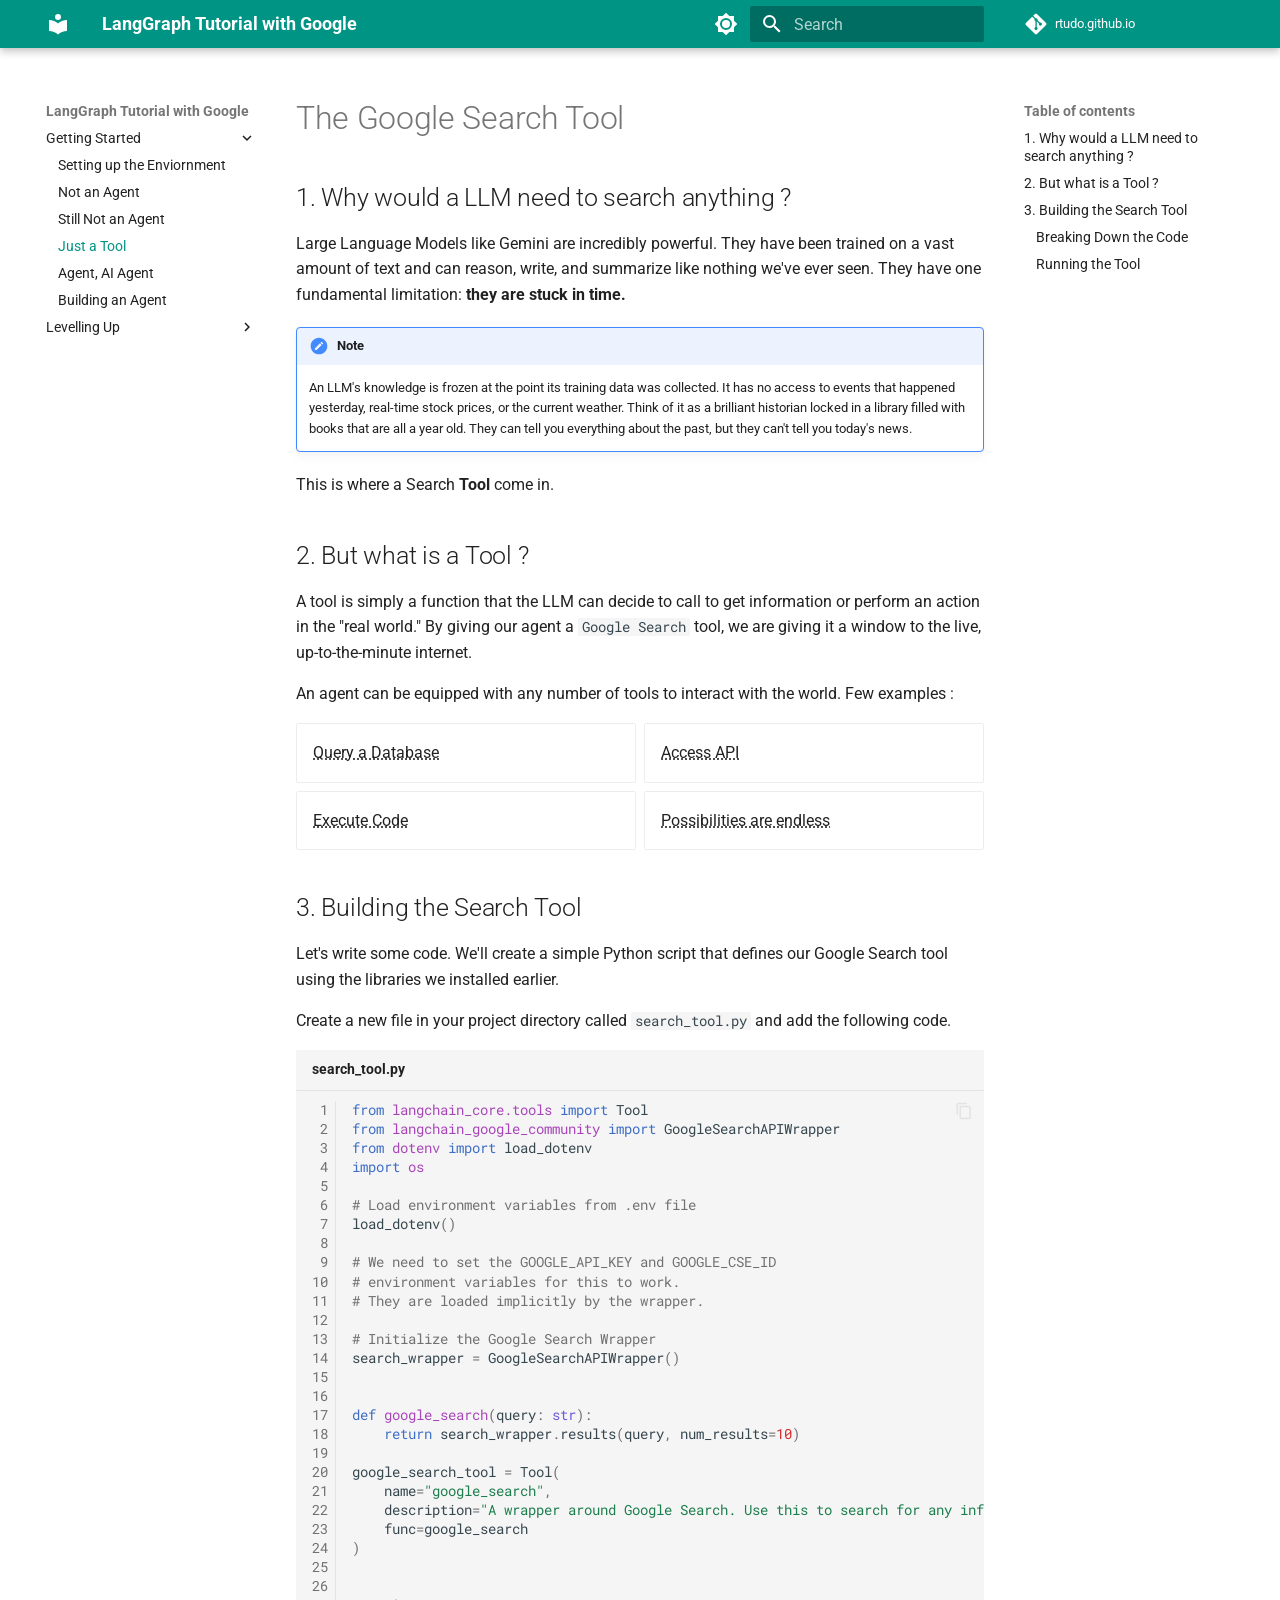
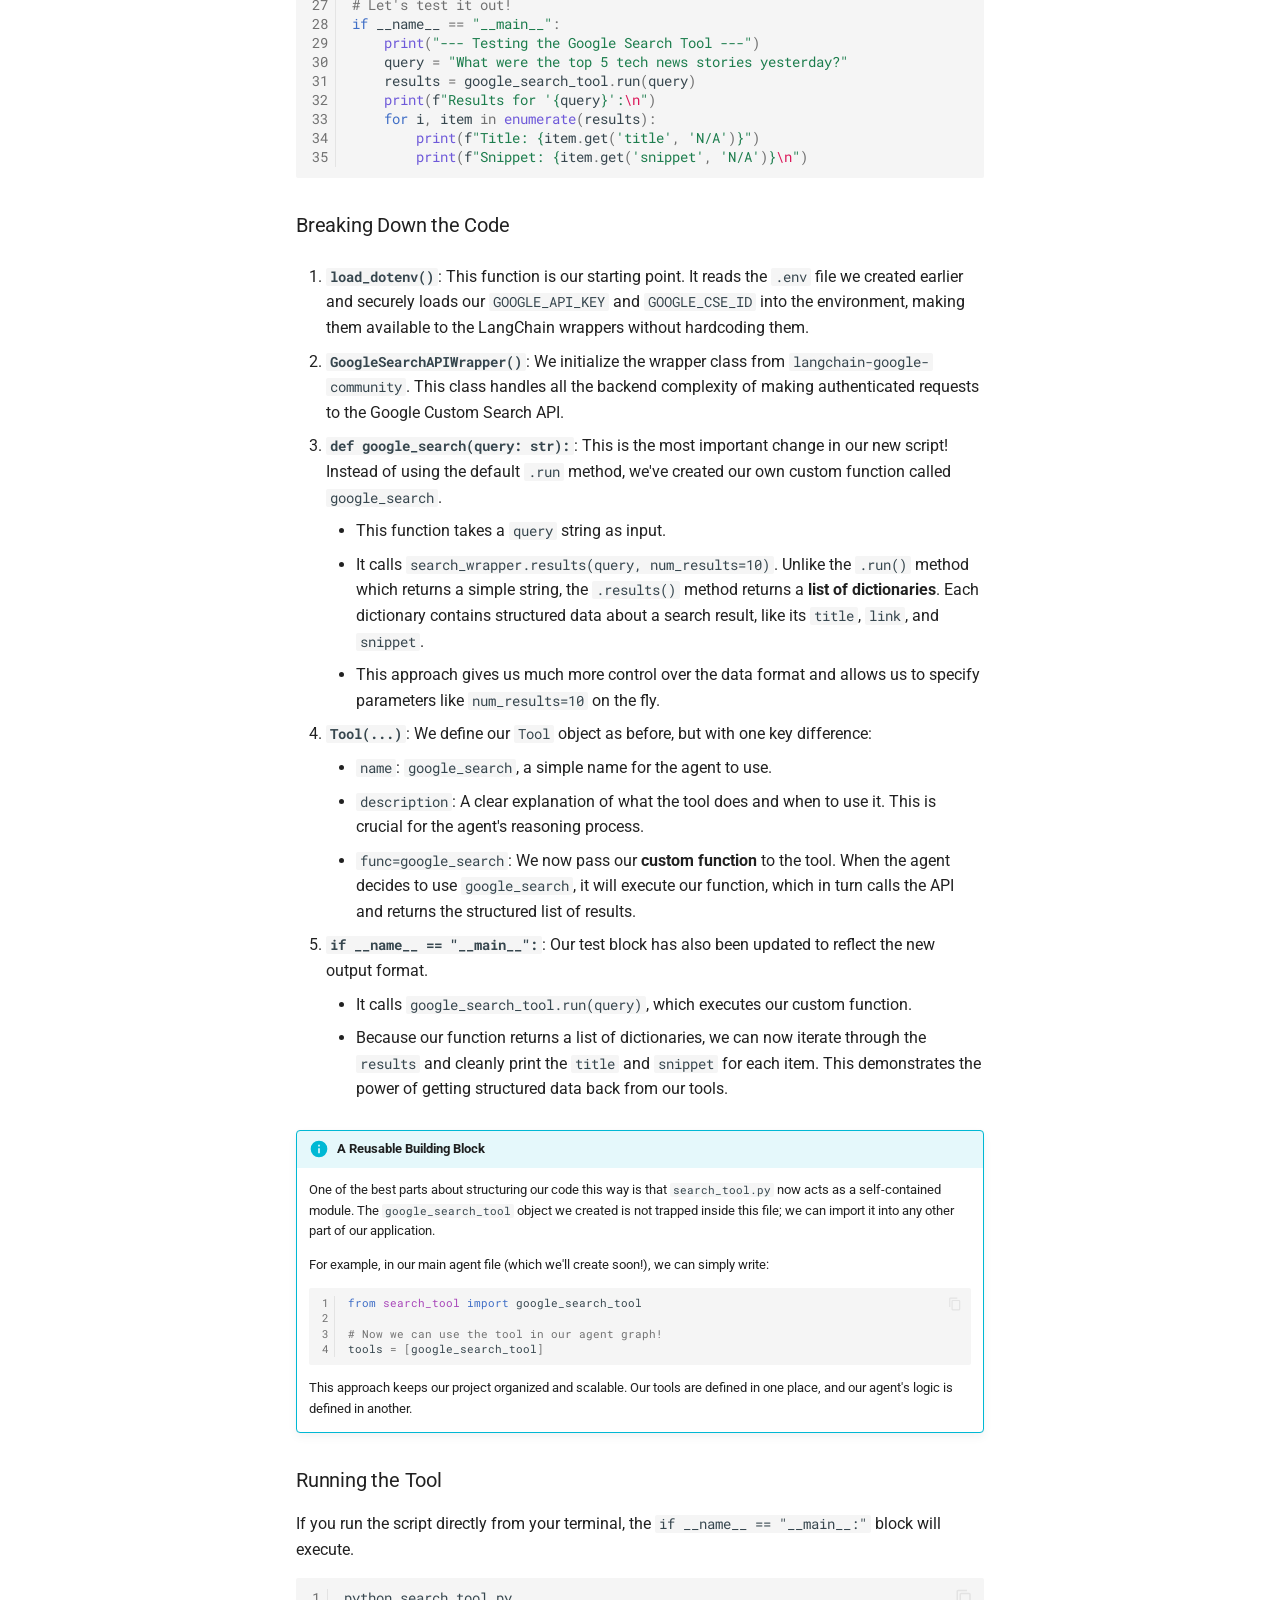
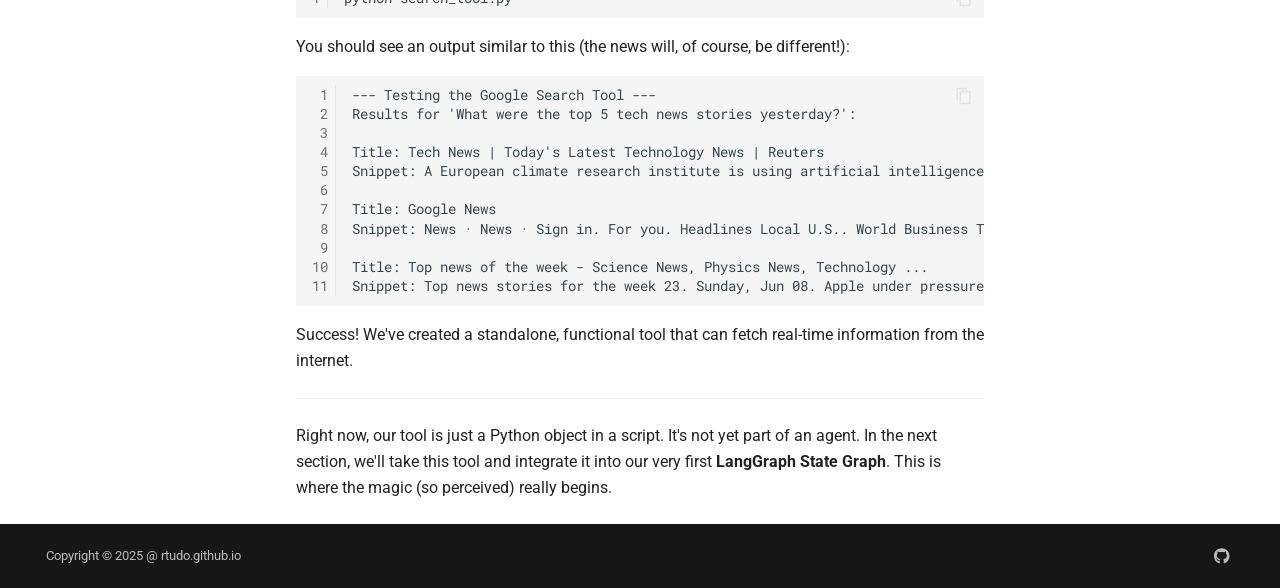
<file: ai/langgraph/just-a-tool/index.html>
<!doctype html><html lang=en class=no-js> <head><meta charset=utf-8><meta name=viewport content="width=device-width,initial-scale=1"><meta name=description content="Technical write-ups for building ai agents with Gemini Models. Focus is on working code for langgraph within Google Ecosystem. An Alternative LangGraph Tutorial destination."><link href="https://rtudo.github.io/ai/langgraph/just-a-tool/" rel="canonical"><link href=../still-not-an-agent/ rel=prev><link href=../agent-007/ rel=next><link rel=icon href=../../../assets/favicon.png><meta name=generator content="mkdocs-1.6.1, mkdocs-material-9.6.15"><title>Just a Tool - LangGraph Tutorial with Google</title><link rel=stylesheet href=../../../assets/stylesheets/main.342714a4.min.css><link rel=stylesheet href=../../../assets/stylesheets/palette.06af60db.min.css><link rel="stylesheet" href="../../../assets/external/fonts.googleapis.com/css.49ea35f2.css"><style>:root{--md-text-font:"Roboto";--md-code-font:"Roboto Mono"}</style><link rel=stylesheet href=../stylesheets/extra.351ec7.min.css><script>__md_scope=new URL("../../..",location),__md_hash=e=>[...e].reduce(((e,_)=>(e<<5)-e+_.charCodeAt(0)),0),__md_get=(e,_=localStorage,t=__md_scope)=>JSON.parse(_.getItem(t.pathname+"."+e)),__md_set=(e,_,t=localStorage,a=__md_scope)=>{try{t.setItem(a.pathname+"."+e,JSON.stringify(_))}catch(e){}}</script><script id=__analytics>function __md_analytics(){function e(){dataLayer.push(arguments)}window.dataLayer=window.dataLayer||[],e("js",new Date),e("config","G-RCP3K9WFF4"),document.addEventListener("DOMContentLoaded",(function(){document.forms.search&&document.forms.search.query.addEventListener("blur",(function(){this.value&&e("event","search",{search_term:this.value})}));document$.subscribe((function(){var t=document.forms.feedback;if(void 0!==t)for(var a of t.querySelectorAll("[type=submit]"))a.addEventListener("click",(function(a){a.preventDefault();var n=document.location.pathname,d=this.getAttribute("data-md-value");e("event","feedback",{page:n,data:d}),t.firstElementChild.disabled=!0;var r=t.querySelector(".md-feedback__note [data-md-value='"+d+"']");r&&(r.hidden=!1)})),t.hidden=!1})),location$.subscribe((function(t){e("config","G-RCP3K9WFF4",{page_path:t.pathname})}))}));var t=document.createElement("script");t.async=!0,t.src="https://www.googletagmanager.com/gtag/js?id=G-RCP3K9WFF4",document.getElementById("__analytics").insertAdjacentElement("afterEnd",t)}</script><script>"undefined"!=typeof __md_analytics&&__md_analytics()</script><meta property=og:type content=website><meta property=og:title content="Just a Tool - LangGraph Tutorial with Google"><meta property=og:description content="Technical write-ups for building ai agents with Gemini Models. Focus is on working code for langgraph within Google Ecosystem. An Alternative LangGraph Tutorial destination."><meta property=og:image content=https://rtudo.github.io/assets/images/social/ai/langgraph/just-a-tool.png><meta property=og:image:type content=image/png><meta property=og:image:width content=1200><meta property=og:image:height content=630><meta content=https://rtudo.github.io/ai/langgraph/just-a-tool/ property=og:url><meta name=twitter:card content=summary_large_image><meta name=twitter:title content="Just a Tool - LangGraph Tutorial with Google"><meta name=twitter:description content="Technical write-ups for building ai agents with Gemini Models. Focus is on working code for langgraph within Google Ecosystem. An Alternative LangGraph Tutorial destination."><meta name=twitter:image content=https://rtudo.github.io/assets/images/social/ai/langgraph/just-a-tool.png></head> <body dir=ltr data-md-color-scheme=default data-md-color-primary=teal data-md-color-accent=deep-orange> <input class=md-toggle data-md-toggle=drawer type=checkbox id=__drawer autocomplete=off> <input class=md-toggle data-md-toggle=search type=checkbox id=__search autocomplete=off> <label class=md-overlay for=__drawer></label> <div data-md-component=skip> <a href=#the-google-search-tool class=md-skip> Skip to content </a> </div> <div data-md-component=announce> </div> <header class="md-header md-header--shadow" data-md-component=header> <nav class="md-header__inner md-grid" aria-label=Header> <a href=../../.. title="LangGraph Tutorial with Google" class="md-header__button md-logo" aria-label="LangGraph Tutorial with Google" data-md-component=logo> <svg xmlns=http://www.w3.org/2000/svg viewbox="0 0 24 24"><path d="M12 8a3 3 0 0 0 3-3 3 3 0 0 0-3-3 3 3 0 0 0-3 3 3 3 0 0 0 3 3m0 3.54C9.64 9.35 6.5 8 3 8v11c3.5 0 6.64 1.35 9 3.54 2.36-2.19 5.5-3.54 9-3.54V8c-3.5 0-6.64 1.35-9 3.54"/></svg> </a> <label class="md-header__button md-icon" for=__drawer> <svg xmlns=http://www.w3.org/2000/svg viewbox="0 0 24 24"><path d="M3 6h18v2H3zm0 5h18v2H3zm0 5h18v2H3z"/></svg> </label> <div class=md-header__title data-md-component=header-title> <div class=md-header__ellipsis> <div class=md-header__topic> <span class=md-ellipsis> LangGraph Tutorial with Google </span> </div> <div class=md-header__topic data-md-component=header-topic> <span class=md-ellipsis> Just a Tool </span> </div> </div> </div> <form class=md-header__option data-md-component=palette> <input class=md-option data-md-color-media="(prefers-color-scheme: light)" data-md-color-scheme=default data-md-color-primary=teal data-md-color-accent=deep-orange aria-label="Switch to dark mode" type=radio name=__palette id=__palette_0> <label class="md-header__button md-icon" title="Switch to dark mode" for=__palette_1 hidden> <svg xmlns=http://www.w3.org/2000/svg viewbox="0 0 24 24"><path d="M12 8a4 4 0 0 0-4 4 4 4 0 0 0 4 4 4 4 0 0 0 4-4 4 4 0 0 0-4-4m0 10a6 6 0 0 1-6-6 6 6 0 0 1 6-6 6 6 0 0 1 6 6 6 6 0 0 1-6 6m8-9.31V4h-4.69L12 .69 8.69 4H4v4.69L.69 12 4 15.31V20h4.69L12 23.31 15.31 20H20v-4.69L23.31 12z"/></svg> </label> <input class=md-option data-md-color-media="(prefers-color-scheme: dark)" data-md-color-scheme=slate data-md-color-primary=blue-grey data-md-color-accent=lime aria-label="Switch to light mode" type=radio name=__palette id=__palette_1> <label class="md-header__button md-icon" title="Switch to light mode" for=__palette_0 hidden> <svg xmlns=http://www.w3.org/2000/svg viewbox="0 0 24 24"><path d="M12 18c-.89 0-1.74-.2-2.5-.55C11.56 16.5 13 14.42 13 12s-1.44-4.5-3.5-5.45C10.26 6.2 11.11 6 12 6a6 6 0 0 1 6 6 6 6 0 0 1-6 6m8-9.31V4h-4.69L12 .69 8.69 4H4v4.69L.69 12 4 15.31V20h4.69L12 23.31 15.31 20H20v-4.69L23.31 12z"/></svg> </label> </form> <script>var palette=__md_get("__palette");if(palette&&palette.color){if("(prefers-color-scheme)"===palette.color.media){var media=matchMedia("(prefers-color-scheme: light)"),input=document.querySelector(media.matches?"[data-md-color-media='(prefers-color-scheme: light)']":"[data-md-color-media='(prefers-color-scheme: dark)']");palette.color.media=input.getAttribute("data-md-color-media"),palette.color.scheme=input.getAttribute("data-md-color-scheme"),palette.color.primary=input.getAttribute("data-md-color-primary"),palette.color.accent=input.getAttribute("data-md-color-accent")}for(var[key,value]of Object.entries(palette.color))document.body.setAttribute("data-md-color-"+key,value)}</script> <label class="md-header__button md-icon" for=__search> <svg xmlns=http://www.w3.org/2000/svg viewbox="0 0 24 24"><path d="M9.5 3A6.5 6.5 0 0 1 16 9.5c0 1.61-.59 3.09-1.56 4.23l.27.27h.79l5 5-1.5 1.5-5-5v-.79l-.27-.27A6.52 6.52 0 0 1 9.5 16 6.5 6.5 0 0 1 3 9.5 6.5 6.5 0 0 1 9.5 3m0 2C7 5 5 7 5 9.5S7 14 9.5 14 14 12 14 9.5 12 5 9.5 5"/></svg> </label> <div class=md-search data-md-component=search role=dialog> <label class=md-search__overlay for=__search></label> <div class=md-search__inner role=search> <form class=md-search__form name=search> <input type=text class=md-search__input name=query aria-label=Search placeholder=Search autocapitalize=off autocorrect=off autocomplete=off spellcheck=false data-md-component=search-query required> <label class="md-search__icon md-icon" for=__search> <svg xmlns=http://www.w3.org/2000/svg viewbox="0 0 24 24"><path d="M9.5 3A6.5 6.5 0 0 1 16 9.5c0 1.61-.59 3.09-1.56 4.23l.27.27h.79l5 5-1.5 1.5-5-5v-.79l-.27-.27A6.52 6.52 0 0 1 9.5 16 6.5 6.5 0 0 1 3 9.5 6.5 6.5 0 0 1 9.5 3m0 2C7 5 5 7 5 9.5S7 14 9.5 14 14 12 14 9.5 12 5 9.5 5"/></svg> <svg xmlns=http://www.w3.org/2000/svg viewbox="0 0 24 24"><path d="M20 11v2H8l5.5 5.5-1.42 1.42L4.16 12l7.92-7.92L13.5 5.5 8 11z"/></svg> </label> <nav class=md-search__options aria-label=Search> <a href=javascript:void(0) class="md-search__icon md-icon" title=Share aria-label=Share data-clipboard data-clipboard-text data-md-component=search-share tabindex=-1> <svg xmlns=http://www.w3.org/2000/svg viewbox="0 0 24 24"><path d="M18 16.08c-.76 0-1.44.3-1.96.77L8.91 12.7c.05-.23.09-.46.09-.7s-.04-.47-.09-.7l7.05-4.11c.54.5 1.25.81 2.04.81a3 3 0 0 0 3-3 3 3 0 0 0-3-3 3 3 0 0 0-3 3c0 .24.04.47.09.7L8.04 9.81C7.5 9.31 6.79 9 6 9a3 3 0 0 0-3 3 3 3 0 0 0 3 3c.79 0 1.5-.31 2.04-.81l7.12 4.15c-.05.21-.08.43-.08.66 0 1.61 1.31 2.91 2.92 2.91s2.92-1.3 2.92-2.91A2.92 2.92 0 0 0 18 16.08"/></svg> </a> <button type=reset class="md-search__icon md-icon" title=Clear aria-label=Clear tabindex=-1> <svg xmlns=http://www.w3.org/2000/svg viewbox="0 0 24 24"><path d="M19 6.41 17.59 5 12 10.59 6.41 5 5 6.41 10.59 12 5 17.59 6.41 19 12 13.41 17.59 19 19 17.59 13.41 12z"/></svg> </button> </nav> <div class=md-search__suggest data-md-component=search-suggest></div> </form> <div class=md-search__output> <div class=md-search__scrollwrap tabindex=0 data-md-scrollfix> <div class=md-search-result data-md-component=search-result> <div class=md-search-result__meta> Initializing search </div> <ol class=md-search-result__list role=presentation></ol> </div> </div> </div> </div> </div> <div class=md-header__source> <a href="https://github.com/rtudo/rtudo.github.io" title="Go to repository" class="md-source" data-md-component="source"> <div class="md-source__icon md-icon"> <svg xmlns=http://www.w3.org/2000/svg viewbox="0 0 448 512"><!-- Font Awesome Free 6.7.2 by @fontawesome - https://fontawesome.com License - https://fontawesome.com/license/free (Icons: CC BY 4.0, Fonts: SIL OFL 1.1, Code: MIT License) Copyright 2024 Fonticons, Inc.--><path d="M439.55 236.05 244 40.45a28.87 28.87 0 0 0-40.81 0l-40.66 40.63 51.52 51.52c27.06-9.14 52.68 16.77 43.39 43.68l49.66 49.66c34.23-11.8 61.18 31 35.47 56.69-26.49 26.49-70.21-2.87-56-37.34L240.22 199v121.85c25.3 12.54 22.26 41.85 9.08 55a34.34 34.34 0 0 1-48.55 0c-17.57-17.6-11.07-46.91 11.25-56v-123c-20.8-8.51-24.6-30.74-18.64-45L142.57 101 8.45 235.14a28.86 28.86 0 0 0 0 40.81l195.61 195.6a28.86 28.86 0 0 0 40.8 0l194.69-194.69a28.86 28.86 0 0 0 0-40.81"/></svg> </div> <div class=md-source__repository> rtudo.github.io </div> </a> </div> </nav> </header> <div class=md-container data-md-component=container> <main class=md-main data-md-component=main> <div class="md-main__inner md-grid"> <div class="md-sidebar md-sidebar--primary" data-md-component=sidebar data-md-type=navigation> <div class=md-sidebar__scrollwrap> <div class=md-sidebar__inner> <nav class="md-nav md-nav--primary" aria-label=Navigation data-md-level=0> <label class=md-nav__title for=__drawer> <a href=../../.. title="LangGraph Tutorial with Google" class="md-nav__button md-logo" aria-label="LangGraph Tutorial with Google" data-md-component=logo> <svg xmlns=http://www.w3.org/2000/svg viewbox="0 0 24 24"><path d="M12 8a3 3 0 0 0 3-3 3 3 0 0 0-3-3 3 3 0 0 0-3 3 3 3 0 0 0 3 3m0 3.54C9.64 9.35 6.5 8 3 8v11c3.5 0 6.64 1.35 9 3.54 2.36-2.19 5.5-3.54 9-3.54V8c-3.5 0-6.64 1.35-9 3.54"/></svg> </a> LangGraph Tutorial with Google </label> <div class=md-nav__source> <a href="https://github.com/rtudo/rtudo.github.io" title="Go to repository" class="md-source" data-md-component="source"> <div class="md-source__icon md-icon"> <svg xmlns=http://www.w3.org/2000/svg viewbox="0 0 448 512"><!-- Font Awesome Free 6.7.2 by @fontawesome - https://fontawesome.com License - https://fontawesome.com/license/free (Icons: CC BY 4.0, Fonts: SIL OFL 1.1, Code: MIT License) Copyright 2024 Fonticons, Inc.--><path d="M439.55 236.05 244 40.45a28.87 28.87 0 0 0-40.81 0l-40.66 40.63 51.52 51.52c27.06-9.14 52.68 16.77 43.39 43.68l49.66 49.66c34.23-11.8 61.18 31 35.47 56.69-26.49 26.49-70.21-2.87-56-37.34L240.22 199v121.85c25.3 12.54 22.26 41.85 9.08 55a34.34 34.34 0 0 1-48.55 0c-17.57-17.6-11.07-46.91 11.25-56v-123c-20.8-8.51-24.6-30.74-18.64-45L142.57 101 8.45 235.14a28.86 28.86 0 0 0 0 40.81l195.61 195.6a28.86 28.86 0 0 0 40.8 0l194.69-194.69a28.86 28.86 0 0 0 0-40.81"/></svg> </div> <div class=md-source__repository> rtudo.github.io </div> </a> </div> <ul class=md-nav__list data-md-scrollfix> <li class="md-nav__item md-nav__item--active md-nav__item--nested"> <input class="md-nav__toggle md-toggle " type=checkbox id=__nav_1 checked> <div class="md-nav__link md-nav__container"> <a href=../ class="md-nav__link "> <span class=md-ellipsis> Getting Started </span> </a> <label class="md-nav__link " for=__nav_1 id=__nav_1_label tabindex=0> <span class="md-nav__icon md-icon"></span> </label> </div> <nav class=md-nav data-md-level=1 aria-labelledby=__nav_1_label aria-expanded=true> <label class=md-nav__title for=__nav_1> <span class="md-nav__icon md-icon"></span> Getting Started </label> <ul class=md-nav__list data-md-scrollfix> <li class=md-nav__item> <a href=../setup/ class=md-nav__link> <span class=md-ellipsis> Setting up the Enviornment </span> </a> </li> <li class=md-nav__item> <a href=../not-an-agent/ class=md-nav__link> <span class=md-ellipsis> Not an Agent </span> </a> </li> <li class=md-nav__item> <a href=../still-not-an-agent/ class=md-nav__link> <span class=md-ellipsis> Still Not an Agent </span> </a> </li> <li class="md-nav__item md-nav__item--active"> <input class="md-nav__toggle md-toggle" type=checkbox id=__toc> <label class="md-nav__link md-nav__link--active" for=__toc> <span class=md-ellipsis> Just a Tool </span> <span class="md-nav__icon md-icon"></span> </label> <a href=./ class="md-nav__link md-nav__link--active"> <span class=md-ellipsis> Just a Tool </span> </a> <nav class="md-nav md-nav--secondary" aria-label="Table of contents"> <label class=md-nav__title for=__toc> <span class="md-nav__icon md-icon"></span> Table of contents </label> <ul class=md-nav__list data-md-component=toc data-md-scrollfix> <li class=md-nav__item> <a href=#1-why-would-a-llm-need-to-search-anything class=md-nav__link> <span class=md-ellipsis> 1. Why would a LLM need to search anything ? </span> </a> </li> <li class=md-nav__item> <a href=#2-but-what-is-a-tool class=md-nav__link> <span class=md-ellipsis> 2. But what is a Tool ? </span> </a> </li> <li class=md-nav__item> <a href=#3-building-the-search-tool class=md-nav__link> <span class=md-ellipsis> 3. Building the Search Tool </span> </a> <nav class=md-nav aria-label="3. Building the Search Tool"> <ul class=md-nav__list> <li class=md-nav__item> <a href=#breaking-down-the-code class=md-nav__link> <span class=md-ellipsis> Breaking Down the Code </span> </a> </li> <li class=md-nav__item> <a href=#running-the-tool class=md-nav__link> <span class=md-ellipsis> Running the Tool </span> </a> </li> </ul> </nav> </li> </ul> </nav> </li> <li class=md-nav__item> <a href=../agent-007/ class=md-nav__link> <span class=md-ellipsis> Agent, AI Agent </span> </a> </li> <li class=md-nav__item> <a href=../building-an-agent/ class=md-nav__link> <span class=md-ellipsis> Building an Agent </span> </a> </li> </ul> </nav> </li> <li class="md-nav__item md-nav__item--nested"> <input class="md-nav__toggle md-toggle " type=checkbox id=__nav_2> <label class=md-nav__link for=__nav_2 id=__nav_2_label tabindex=0> <span class=md-ellipsis> Levelling Up </span> <span class="md-nav__icon md-icon"></span> </label> <nav class=md-nav data-md-level=1 aria-labelledby=__nav_2_label aria-expanded=false> <label class=md-nav__title for=__nav_2> <span class="md-nav__icon md-icon"></span> Levelling Up </label> <ul class=md-nav__list data-md-scrollfix> <li class=md-nav__item> <a href=../agent-with-memory/ class=md-nav__link> <span class=md-ellipsis> Agent with Memory </span> </a> </li> <li class=md-nav__item> <a href=../agent-with-human-assistance/ class=md-nav__link> <span class=md-ellipsis> Agent with Human Assistance </span> </a> </li> <li class=md-nav__item> <a href=../advance-state-management/ class=md-nav__link> <span class=md-ellipsis> Advance State Management </span> </a> </li> </ul> </nav> </li> </ul> </nav> </div> </div> </div> <div class="md-sidebar md-sidebar--secondary" data-md-component=sidebar data-md-type=toc> <div class=md-sidebar__scrollwrap> <div class=md-sidebar__inner> <nav class="md-nav md-nav--secondary" aria-label="Table of contents"> <label class=md-nav__title for=__toc> <span class="md-nav__icon md-icon"></span> Table of contents </label> <ul class=md-nav__list data-md-component=toc data-md-scrollfix> <li class=md-nav__item> <a href=#1-why-would-a-llm-need-to-search-anything class=md-nav__link> <span class=md-ellipsis> 1. Why would a LLM need to search anything ? </span> </a> </li> <li class=md-nav__item> <a href=#2-but-what-is-a-tool class=md-nav__link> <span class=md-ellipsis> 2. But what is a Tool ? </span> </a> </li> <li class=md-nav__item> <a href=#3-building-the-search-tool class=md-nav__link> <span class=md-ellipsis> 3. Building the Search Tool </span> </a> <nav class=md-nav aria-label="3. Building the Search Tool"> <ul class=md-nav__list> <li class=md-nav__item> <a href=#breaking-down-the-code class=md-nav__link> <span class=md-ellipsis> Breaking Down the Code </span> </a> </li> <li class=md-nav__item> <a href=#running-the-tool class=md-nav__link> <span class=md-ellipsis> Running the Tool </span> </a> </li> </ul> </nav> </li> </ul> </nav> </div> </div> </div> <div class=md-content data-md-component=content> <article class="md-content__inner md-typeset"> <h1 id=the-google-search-tool>The Google Search Tool<a class=headerlink href=#the-google-search-tool title="Permanent link">&para;</a></h1> <h2 id=1-why-would-a-llm-need-to-search-anything>1. Why would a LLM need to search anything ?<a class=headerlink href=#1-why-would-a-llm-need-to-search-anything title="Permanent link">&para;</a></h2> <p>Large Language Models like Gemini are incredibly powerful. They have been trained on a vast amount of text and can reason, write, and summarize like nothing we've ever seen. They have one fundamental limitation: <strong>they are stuck in time.</strong></p> <div class="admonition note"> <p class=admonition-title>Note</p> <p>An LLM's knowledge is frozen at the point its training data was collected. It has no access to events that happened yesterday, real-time stock prices, or the current weather. Think of it as a brilliant historian locked in a library filled with books that are all a year old. They can tell you everything about the past, but they can't tell you today's news.</p> </div> <p>This is where a Search <strong>Tool</strong> come in.</p> <h2 id=2-but-what-is-a-tool>2. But what is a Tool ?<a class=headerlink href=#2-but-what-is-a-tool title="Permanent link">&para;</a></h2> <p>A tool is simply a function that the LLM can decide to call to get information or perform an action in the "real world." By giving our agent a <code>Google Search</code> tool, we are giving it a window to the live, up-to-the-minute internet.</p> <p>An agent can be equipped with any number of tools to interact with the world. Few examples : </p> <div class=grid> <p class=card><span class=hover-trigger>Query a Database<span class=hover-box>Connect to a SQL database to answer questions about company sales data.</span></span></p> <p class=card><span class=hover-trigger>Access API<span class=hover-box>Use a weather API or a Financial API for stocks or Connect to other Agents or access any Product via the API</span></span></p> <p class=card><span class=hover-trigger>Execute Code<span class=hover-box>Run Python code in a sandboxed environment to perform calculations or data analysis.</span></span></p> <p class=card><span class=hover-trigger>Possibilities are endless<span class=hover-box>think what tool can aid to LLM capability and make life / goal easy for LLM</span></span></p> </div> <h2 id=3-building-the-search-tool>3. Building the Search Tool<a class=headerlink href=#3-building-the-search-tool title="Permanent link">&para;</a></h2> <p>Let's write some code. We'll create a simple Python script that defines our Google Search tool using the libraries we installed earlier.</p> <p>Create a new file in your project directory called <code>search_tool.py</code> and add the following code.</p> <div class=highlight><table class=highlighttable><tr><th colspan=2 class=filename><span class=filename>search_tool.py</span></th></tr><tr><td class=linenos><div class=linenodiv><pre><span></span><span class=normal><a href=#__codelineno-0-1> 1</a></span>
<span class=normal><a href=#__codelineno-0-2> 2</a></span>
<span class=normal><a href=#__codelineno-0-3> 3</a></span>
<span class=normal><a href=#__codelineno-0-4> 4</a></span>
<span class=normal><a href=#__codelineno-0-5> 5</a></span>
<span class=normal><a href=#__codelineno-0-6> 6</a></span>
<span class=normal><a href=#__codelineno-0-7> 7</a></span>
<span class=normal><a href=#__codelineno-0-8> 8</a></span>
<span class=normal><a href=#__codelineno-0-9> 9</a></span>
<span class=normal><a href=#__codelineno-0-10>10</a></span>
<span class=normal><a href=#__codelineno-0-11>11</a></span>
<span class=normal><a href=#__codelineno-0-12>12</a></span>
<span class=normal><a href=#__codelineno-0-13>13</a></span>
<span class=normal><a href=#__codelineno-0-14>14</a></span>
<span class=normal><a href=#__codelineno-0-15>15</a></span>
<span class=normal><a href=#__codelineno-0-16>16</a></span>
<span class=normal><a href=#__codelineno-0-17>17</a></span>
<span class=normal><a href=#__codelineno-0-18>18</a></span>
<span class=normal><a href=#__codelineno-0-19>19</a></span>
<span class=normal><a href=#__codelineno-0-20>20</a></span>
<span class=normal><a href=#__codelineno-0-21>21</a></span>
<span class=normal><a href=#__codelineno-0-22>22</a></span>
<span class=normal><a href=#__codelineno-0-23>23</a></span>
<span class=normal><a href=#__codelineno-0-24>24</a></span>
<span class=normal><a href=#__codelineno-0-25>25</a></span>
<span class=normal><a href=#__codelineno-0-26>26</a></span>
<span class=normal><a href=#__codelineno-0-27>27</a></span>
<span class=normal><a href=#__codelineno-0-28>28</a></span>
<span class=normal><a href=#__codelineno-0-29>29</a></span>
<span class=normal><a href=#__codelineno-0-30>30</a></span>
<span class=normal><a href=#__codelineno-0-31>31</a></span>
<span class=normal><a href=#__codelineno-0-32>32</a></span>
<span class=normal><a href=#__codelineno-0-33>33</a></span>
<span class=normal><a href=#__codelineno-0-34>34</a></span>
<span class=normal><a href=#__codelineno-0-35>35</a></span></pre></div></td><td class=code><div><pre><span></span><code><a id=__codelineno-0-1 name=__codelineno-0-1></a><span class=kn>from</span><span class=w> </span><span class=nn>langchain_core.tools</span><span class=w> </span><span class=kn>import</span> <span class=n>Tool</span>
<a id=__codelineno-0-2 name=__codelineno-0-2></a><span class=kn>from</span><span class=w> </span><span class=nn>langchain_google_community</span><span class=w> </span><span class=kn>import</span> <span class=n>GoogleSearchAPIWrapper</span>
<a id=__codelineno-0-3 name=__codelineno-0-3></a><span class=kn>from</span><span class=w> </span><span class=nn>dotenv</span><span class=w> </span><span class=kn>import</span> <span class=n>load_dotenv</span>
<a id=__codelineno-0-4 name=__codelineno-0-4></a><span class=kn>import</span><span class=w> </span><span class=nn>os</span>
<a id=__codelineno-0-5 name=__codelineno-0-5></a>
<a id=__codelineno-0-6 name=__codelineno-0-6></a><span class=c1># Load environment variables from .env file</span>
<a id=__codelineno-0-7 name=__codelineno-0-7></a><span class=n>load_dotenv</span><span class=p>()</span>
<a id=__codelineno-0-8 name=__codelineno-0-8></a>
<a id=__codelineno-0-9 name=__codelineno-0-9></a><span class=c1># We need to set the GOOGLE_API_KEY and GOOGLE_CSE_ID</span>
<a id=__codelineno-0-10 name=__codelineno-0-10></a><span class=c1># environment variables for this to work.</span>
<a id=__codelineno-0-11 name=__codelineno-0-11></a><span class=c1># They are loaded implicitly by the wrapper.</span>
<a id=__codelineno-0-12 name=__codelineno-0-12></a>
<a id=__codelineno-0-13 name=__codelineno-0-13></a><span class=c1># Initialize the Google Search Wrapper</span>
<a id=__codelineno-0-14 name=__codelineno-0-14></a><span class=n>search_wrapper</span> <span class=o>=</span> <span class=n>GoogleSearchAPIWrapper</span><span class=p>()</span>
<a id=__codelineno-0-15 name=__codelineno-0-15></a>
<a id=__codelineno-0-16 name=__codelineno-0-16></a>
<a id=__codelineno-0-17 name=__codelineno-0-17></a><span class=k>def</span><span class=w> </span><span class=nf>google_search</span><span class=p>(</span><span class=n>query</span><span class=p>:</span> <span class=nb>str</span><span class=p>):</span>
<a id=__codelineno-0-18 name=__codelineno-0-18></a>    <span class=k>return</span> <span class=n>search_wrapper</span><span class=o>.</span><span class=n>results</span><span class=p>(</span><span class=n>query</span><span class=p>,</span> <span class=n>num_results</span><span class=o>=</span><span class=mi>10</span><span class=p>)</span>
<a id=__codelineno-0-19 name=__codelineno-0-19></a>
<a id=__codelineno-0-20 name=__codelineno-0-20></a><span class=n>google_search_tool</span> <span class=o>=</span> <span class=n>Tool</span><span class=p>(</span>
<a id=__codelineno-0-21 name=__codelineno-0-21></a>    <span class=n>name</span><span class=o>=</span><span class=s2>&quot;google_search&quot;</span><span class=p>,</span>
<a id=__codelineno-0-22 name=__codelineno-0-22></a>    <span class=n>description</span><span class=o>=</span><span class=s2>&quot;A wrapper around Google Search. Use this to search for any information on the internet. Useful for when you need to answer questions about current events or find up-to-date information.&quot;</span><span class=p>,</span>
<a id=__codelineno-0-23 name=__codelineno-0-23></a>    <span class=n>func</span><span class=o>=</span><span class=n>google_search</span>
<a id=__codelineno-0-24 name=__codelineno-0-24></a><span class=p>)</span>
<a id=__codelineno-0-25 name=__codelineno-0-25></a>
<a id=__codelineno-0-26 name=__codelineno-0-26></a>
<a id=__codelineno-0-27 name=__codelineno-0-27></a><span class=c1># Let&#39;s test it out!</span>
<a id=__codelineno-0-28 name=__codelineno-0-28></a><span class=k>if</span> <span class=vm>__name__</span> <span class=o>==</span> <span class=s2>&quot;__main__&quot;</span><span class=p>:</span>
<a id=__codelineno-0-29 name=__codelineno-0-29></a>    <span class=nb>print</span><span class=p>(</span><span class=s2>&quot;--- Testing the Google Search Tool ---&quot;</span><span class=p>)</span>
<a id=__codelineno-0-30 name=__codelineno-0-30></a>    <span class=n>query</span> <span class=o>=</span> <span class=s2>&quot;What were the top 5 tech news stories yesterday?&quot;</span>
<a id=__codelineno-0-31 name=__codelineno-0-31></a>    <span class=n>results</span> <span class=o>=</span> <span class=n>google_search_tool</span><span class=o>.</span><span class=n>run</span><span class=p>(</span><span class=n>query</span><span class=p>)</span>
<a id=__codelineno-0-32 name=__codelineno-0-32></a>    <span class=nb>print</span><span class=p>(</span><span class=sa>f</span><span class=s2>&quot;Results for &#39;</span><span class=si>{</span><span class=n>query</span><span class=si>}</span><span class=s2>&#39;:</span><span class=se>\n</span><span class=s2>&quot;</span><span class=p>)</span>
<a id=__codelineno-0-33 name=__codelineno-0-33></a>    <span class=k>for</span> <span class=n>i</span><span class=p>,</span> <span class=n>item</span> <span class=ow>in</span> <span class=nb>enumerate</span><span class=p>(</span><span class=n>results</span><span class=p>):</span>
<a id=__codelineno-0-34 name=__codelineno-0-34></a>        <span class=nb>print</span><span class=p>(</span><span class=sa>f</span><span class=s2>&quot;Title: </span><span class=si>{</span><span class=n>item</span><span class=o>.</span><span class=n>get</span><span class=p>(</span><span class=s1>&#39;title&#39;</span><span class=p>,</span><span class=w> </span><span class=s1>&#39;N/A&#39;</span><span class=p>)</span><span class=si>}</span><span class=s2>&quot;</span><span class=p>)</span>
<a id=__codelineno-0-35 name=__codelineno-0-35></a>        <span class=nb>print</span><span class=p>(</span><span class=sa>f</span><span class=s2>&quot;Snippet: </span><span class=si>{</span><span class=n>item</span><span class=o>.</span><span class=n>get</span><span class=p>(</span><span class=s1>&#39;snippet&#39;</span><span class=p>,</span><span class=w> </span><span class=s1>&#39;N/A&#39;</span><span class=p>)</span><span class=si>}</span><span class=se>\n</span><span class=s2>&quot;</span><span class=p>)</span>
</code></pre></div></td></tr></table></div> <h3 id=breaking-down-the-code>Breaking Down the Code<a class=headerlink href=#breaking-down-the-code title="Permanent link">&para;</a></h3> <ol> <li> <p><strong><code>load_dotenv()</code></strong>: This function is our starting point. It reads the <code>.env</code> file we created earlier and securely loads our <code>GOOGLE_API_KEY</code> and <code>GOOGLE_CSE_ID</code> into the environment, making them available to the LangChain wrappers without hardcoding them.</p> </li> <li> <p><strong><code>GoogleSearchAPIWrapper()</code></strong>: We initialize the wrapper class from <code>langchain-google-community</code>. This class handles all the backend complexity of making authenticated requests to the Google Custom Search API.</p> </li> <li> <p><strong><code>def google_search(query: str):</code></strong>: This is the most important change in our new script! Instead of using the default <code>.run</code> method, we've created our own custom function called <code>google_search</code>.</p> <ul> <li>This function takes a <code>query</code> string as input.</li> <li>It calls <code>search_wrapper.results(query, num_results=10)</code>. Unlike the <code>.run()</code> method which returns a simple string, the <code>.results()</code> method returns a <strong>list of dictionaries</strong>. Each dictionary contains structured data about a search result, like its <code>title</code>, <code>link</code>, and <code>snippet</code>.</li> <li>This approach gives us much more control over the data format and allows us to specify parameters like <code>num_results=10</code> on the fly.</li> </ul> </li> <li> <p><strong><code>Tool(...)</code></strong>: We define our <code>Tool</code> object as before, but with one key difference:</p> <ul> <li><code>name</code>: <code>google_search</code>, a simple name for the agent to use.</li> <li><code>description</code>: A clear explanation of what the tool does and when to use it. This is crucial for the agent's reasoning process.</li> <li><code>func=google_search</code>: We now pass our <strong>custom function</strong> to the tool. When the agent decides to use <code>google_search</code>, it will execute our function, which in turn calls the API and returns the structured list of results.</li> </ul> </li> <li> <p><strong><code>if __name__ == "__main__":</code></strong>: Our test block has also been updated to reflect the new output format.</p> <ul> <li>It calls <code>google_search_tool.run(query)</code>, which executes our custom function.</li> <li>Because our function returns a list of dictionaries, we can now iterate through the <code>results</code> and cleanly print the <code>title</code> and <code>snippet</code> for each item. This demonstrates the power of getting structured data back from our tools.</li> </ul> </li> </ol> <div class="admonition info"> <p class=admonition-title>A Reusable Building Block</p> <p>One of the best parts about structuring our code this way is that <code>search_tool.py</code> now acts as a self-contained module. The <code>google_search_tool</code> object we created is not trapped inside this file; we can import it into any other part of our application.</p> <p>For example, in our main agent file (which we'll create soon!), we can simply write: <div class=highlight><table class=highlighttable><tr><td class=linenos><div class=linenodiv><pre><span></span><span class=normal><a href=#__codelineno-1-1>1</a></span>
<span class=normal><a href=#__codelineno-1-2>2</a></span>
<span class=normal><a href=#__codelineno-1-3>3</a></span>
<span class=normal><a href=#__codelineno-1-4>4</a></span></pre></div></td><td class=code><div><pre><span></span><code><a id=__codelineno-1-1 name=__codelineno-1-1></a><span class=kn>from</span><span class=w> </span><span class=nn>search_tool</span><span class=w> </span><span class=kn>import</span> <span class=n>google_search_tool</span>
<a id=__codelineno-1-2 name=__codelineno-1-2></a>
<a id=__codelineno-1-3 name=__codelineno-1-3></a><span class=c1># Now we can use the tool in our agent graph!</span>
<a id=__codelineno-1-4 name=__codelineno-1-4></a><span class=n>tools</span> <span class=o>=</span> <span class=p>[</span><span class=n>google_search_tool</span><span class=p>]</span>
</code></pre></div></td></tr></table></div> This approach keeps our project organized and scalable. Our tools are defined in one place, and our agent's logic is defined in another.</p> </div> <h3 id=running-the-tool>Running the Tool<a class=headerlink href=#running-the-tool title="Permanent link">&para;</a></h3> <p>If you run the script directly from your terminal, the <code>if __name__ == "__main__:"</code> block will execute.</p> <div class=highlight><table class=highlighttable><tr><td class=linenos><div class=linenodiv><pre><span></span><span class=normal><a href=#__codelineno-2-1>1</a></span></pre></div></td><td class=code><div><pre><span></span><code><a id=__codelineno-2-1 name=__codelineno-2-1></a>python<span class=w> </span>search_tool.py
</code></pre></div></td></tr></table></div> <p>You should see an output similar to this (the news will, of course, be different!):</p> <p><div class=highlight><table class=highlighttable><tr><td class=linenos><div class=linenodiv><pre><span></span><span class=normal><a href=#__codelineno-3-1> 1</a></span>
<span class=normal><a href=#__codelineno-3-2> 2</a></span>
<span class=normal><a href=#__codelineno-3-3> 3</a></span>
<span class=normal><a href=#__codelineno-3-4> 4</a></span>
<span class=normal><a href=#__codelineno-3-5> 5</a></span>
<span class=normal><a href=#__codelineno-3-6> 6</a></span>
<span class=normal><a href=#__codelineno-3-7> 7</a></span>
<span class=normal><a href=#__codelineno-3-8> 8</a></span>
<span class=normal><a href=#__codelineno-3-9> 9</a></span>
<span class=normal><a href=#__codelineno-3-10>10</a></span>
<span class=normal><a href=#__codelineno-3-11>11</a></span></pre></div></td><td class=code><div><pre><span></span><code><a id=__codelineno-3-1 name=__codelineno-3-1></a>--- Testing the Google Search Tool ---
<a id=__codelineno-3-2 name=__codelineno-3-2></a>Results for &#39;What were the top 5 tech news stories yesterday?&#39;:
<a id=__codelineno-3-3 name=__codelineno-3-3></a>
<a id=__codelineno-3-4 name=__codelineno-3-4></a>Title: Tech News | Today&#39;s Latest Technology News | Reuters
<a id=__codelineno-3-5 name=__codelineno-3-5></a>Snippet: A European climate research institute is using artificial intelligence (AI) to more accurately predict the probability of wildfires across the globe. Gabe ...
<a id=__codelineno-3-6 name=__codelineno-3-6></a>
<a id=__codelineno-3-7 name=__codelineno-3-7></a>Title: Google News
<a id=__codelineno-3-8 name=__codelineno-3-8></a>Snippet: News · News · Sign in. For you. Headlines Local U.S.. World Business Technology ... Top stories. Los Angeles Times. Camp Pendleton Marines deployed to L.A.; after ...
<a id=__codelineno-3-9 name=__codelineno-3-9></a>
<a id=__codelineno-3-10 name=__codelineno-3-10></a>Title: Top news of the week - Science News, Physics News, Technology ...
<a id=__codelineno-3-11 name=__codelineno-3-11></a>Snippet: Top news stories for the week 23. Sunday, Jun 08. Apple under pressure to ... Tech Xplore is a part of Science X network. With global reach of over 5 ...
</code></pre></div></td></tr></table></div> Success! We've created a standalone, functional tool that can fetch real-time information from the internet.</p> <hr> <p>Right now, our tool is just a Python object in a script. It's not yet part of an agent. In the next section, we'll take this tool and integrate it into our very first <strong>LangGraph State Graph</strong>. This is where the magic (so perceived) really begins.</p> </article> </div> <script>var tabs=__md_get("__tabs");if(Array.isArray(tabs))e:for(var set of document.querySelectorAll(".tabbed-set")){var labels=set.querySelector(".tabbed-labels");for(var tab of tabs)for(var label of labels.getElementsByTagName("label"))if(label.innerText.trim()===tab){var input=document.getElementById(label.htmlFor);input.checked=!0;continue e}}</script> <script>var target=document.getElementById(location.hash.slice(1));target&&target.name&&(target.checked=target.name.startsWith("__tabbed_"))</script> </div> <button type=button class="md-top md-icon" data-md-component=top hidden> <svg xmlns=http://www.w3.org/2000/svg viewbox="0 0 24 24"><path d="M13 20h-2V8l-5.5 5.5-1.42-1.42L12 4.16l7.92 7.92-1.42 1.42L13 8z"/></svg> Back to top </button> </main> <footer class=md-footer> <div class="md-footer-meta md-typeset"> <div class="md-footer-meta__inner md-grid"> <div class=md-copyright> <div class=md-copyright__highlight> Copyright &copy; 2025 @ rtudo.github.io </div> </div> <div class=md-social> <a href="https://github.com/rtudo/rtudo.github.io" target="_blank" rel="noopener" title="GitHub" class="md-social__link"> <svg xmlns=http://www.w3.org/2000/svg viewbox="0 0 496 512"><!-- Font Awesome Free 6.7.2 by @fontawesome - https://fontawesome.com License - https://fontawesome.com/license/free (Icons: CC BY 4.0, Fonts: SIL OFL 1.1, Code: MIT License) Copyright 2024 Fonticons, Inc.--><path d="M165.9 397.4c0 2-2.3 3.6-5.2 3.6-3.3.3-5.6-1.3-5.6-3.6 0-2 2.3-3.6 5.2-3.6 3-.3 5.6 1.3 5.6 3.6m-31.1-4.5c-.7 2 1.3 4.3 4.3 4.9 2.6 1 5.6 0 6.2-2s-1.3-4.3-4.3-5.2c-2.6-.7-5.5.3-6.2 2.3m44.2-1.7c-2.9.7-4.9 2.6-4.6 4.9.3 2 2.9 3.3 5.9 2.6 2.9-.7 4.9-2.6 4.6-4.6-.3-1.9-3-3.2-5.9-2.9M244.8 8C106.1 8 0 113.3 0 252c0 110.9 69.8 205.8 169.5 239.2 12.8 2.3 17.3-5.6 17.3-12.1 0-6.2-.3-40.4-.3-61.4 0 0-70 15-84.7-29.8 0 0-11.4-29.1-27.8-36.6 0 0-22.9-15.7 1.6-15.4 0 0 24.9 2 38.6 25.8 21.9 38.6 58.6 27.5 72.9 20.9 2.3-16 8.8-27.1 16-33.7-55.9-6.2-112.3-14.3-112.3-110.5 0-27.5 7.6-41.3 23.6-58.9-2.6-6.5-11.1-33.3 2.6-67.9 20.9-6.5 69 27 69 27 20-5.6 41.5-8.5 62.8-8.5s42.8 2.9 62.8 8.5c0 0 48.1-33.6 69-27 13.7 34.7 5.2 61.4 2.6 67.9 16 17.7 25.8 31.5 25.8 58.9 0 96.5-58.9 104.2-114.8 110.5 9.2 7.9 17 22.9 17 46.4 0 33.7-.3 75.4-.3 83.6 0 6.5 4.6 14.4 17.3 12.1C428.2 457.8 496 362.9 496 252 496 113.3 383.5 8 244.8 8M97.2 352.9c-1.3 1-1 3.3.7 5.2 1.6 1.6 3.9 2.3 5.2 1 1.3-1 1-3.3-.7-5.2-1.6-1.6-3.9-2.3-5.2-1m-10.8-8.1c-.7 1.3.3 2.9 2.3 3.9 1.6 1 3.6.7 4.3-.7.7-1.3-.3-2.9-2.3-3.9-2-.6-3.6-.3-4.3.7m32.4 35.6c-1.6 1.3-1 4.3 1.3 6.2 2.3 2.3 5.2 2.6 6.5 1 1.3-1.3.7-4.3-1.3-6.2-2.2-2.3-5.2-2.6-6.5-1m-11.4-14.7c-1.6 1-1.6 3.6 0 5.9s4.3 3.3 5.6 2.3c1.6-1.3 1.6-3.9 0-6.2-1.4-2.3-4-3.3-5.6-2"/></svg> </a> </div> </div> </div> </footer> </div> <div class=md-dialog data-md-component=dialog> <div class="md-dialog__inner md-typeset"></div> </div> <script id=__config type=application/json>{"base": "../../..", "features": ["navigation.indexes", "content.code.copy", "content.code.annotate", "content.tabs.link", "header.autohide", "search.highlight", "search.suggest", "search.share", "sticky.tabs", "content.tooltips", "navigation.top", "navigation.tracking", "toc.follow"], "search": "../../../assets/javascripts/workers/search.d50fe291.min.js", "tags": null, "translations": {"clipboard.copied": "Copied to clipboard", "clipboard.copy": "Copy to clipboard", "search.result.more.one": "1 more on this page", "search.result.more.other": "# more on this page", "search.result.none": "No matching documents", "search.result.one": "1 matching document", "search.result.other": "# matching documents", "search.result.placeholder": "Type to start searching", "search.result.term.missing": "Missing", "select.version": "Select version"}, "version": null}</script> <script src=../../../assets/javascripts/bundle.56ea9cef.min.js></script> <script src=../js/tooltip.190725.min.js></script> </body> </html>
</file>
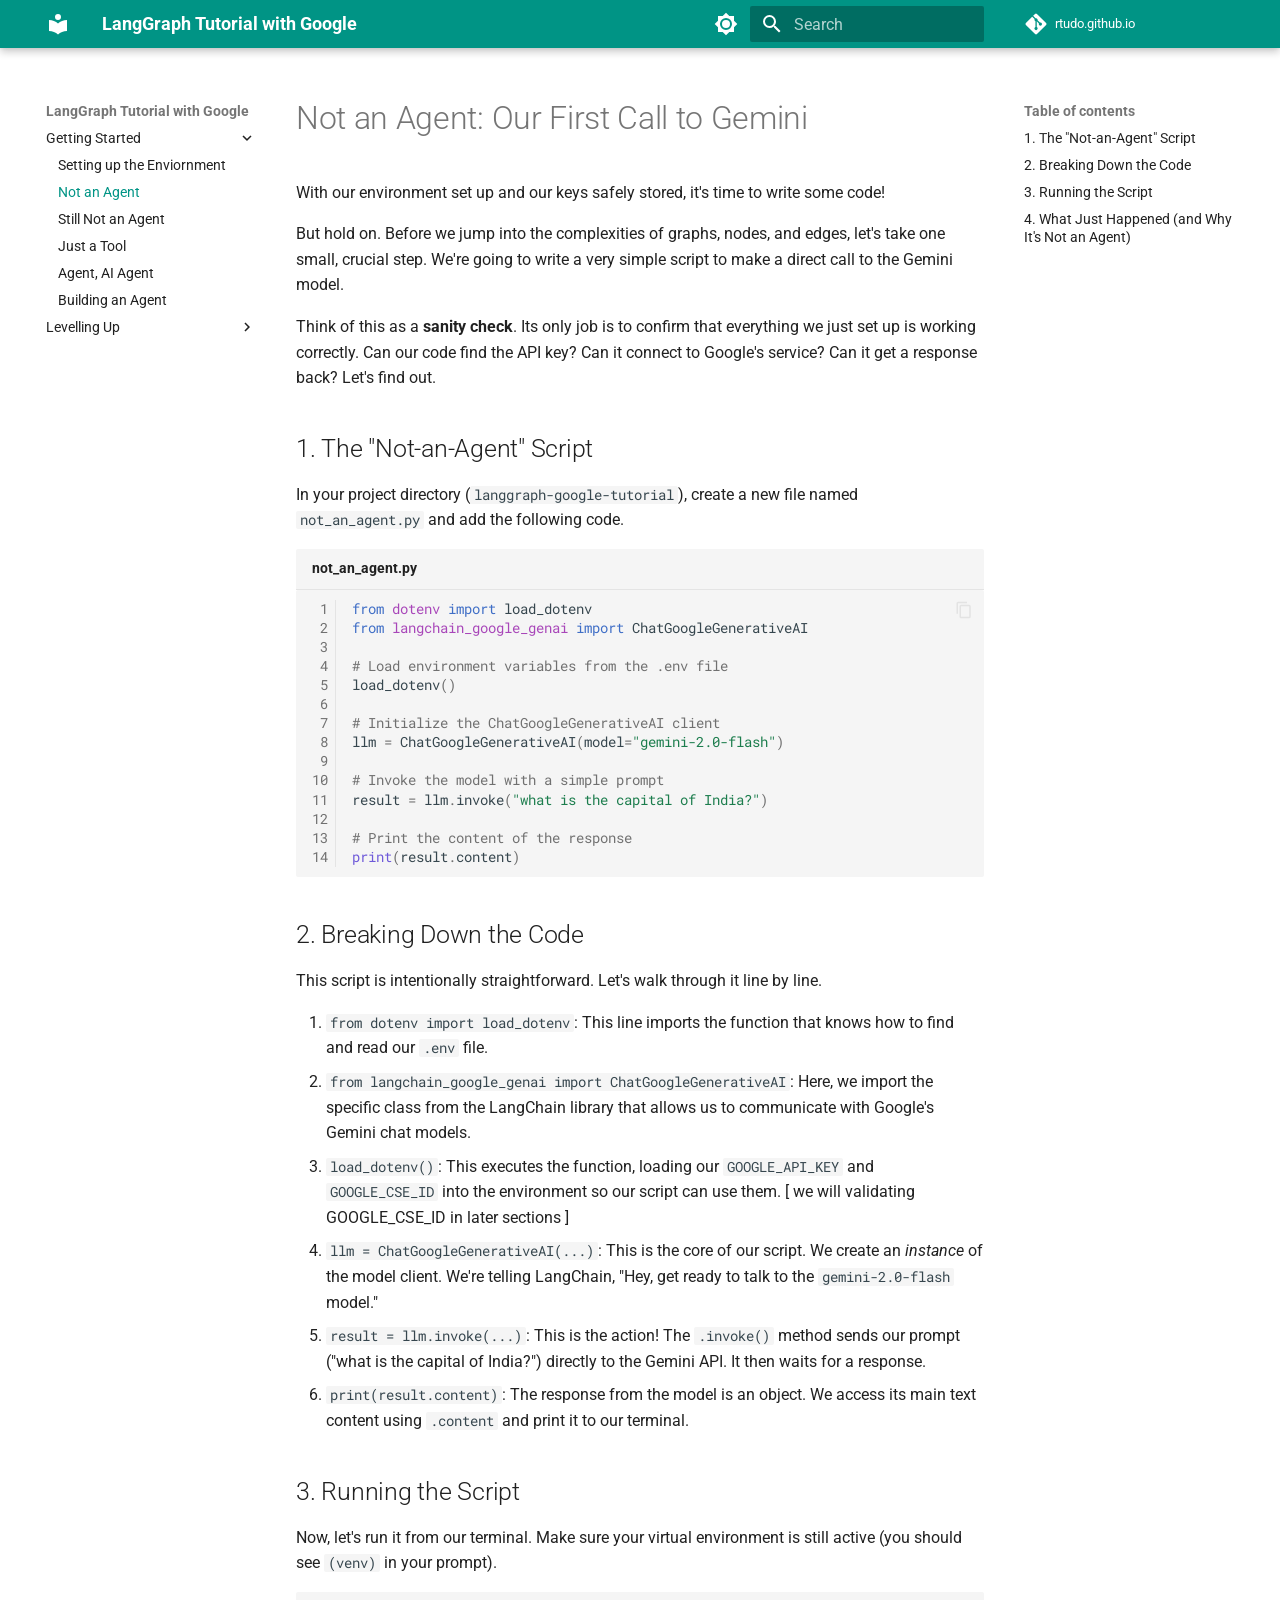
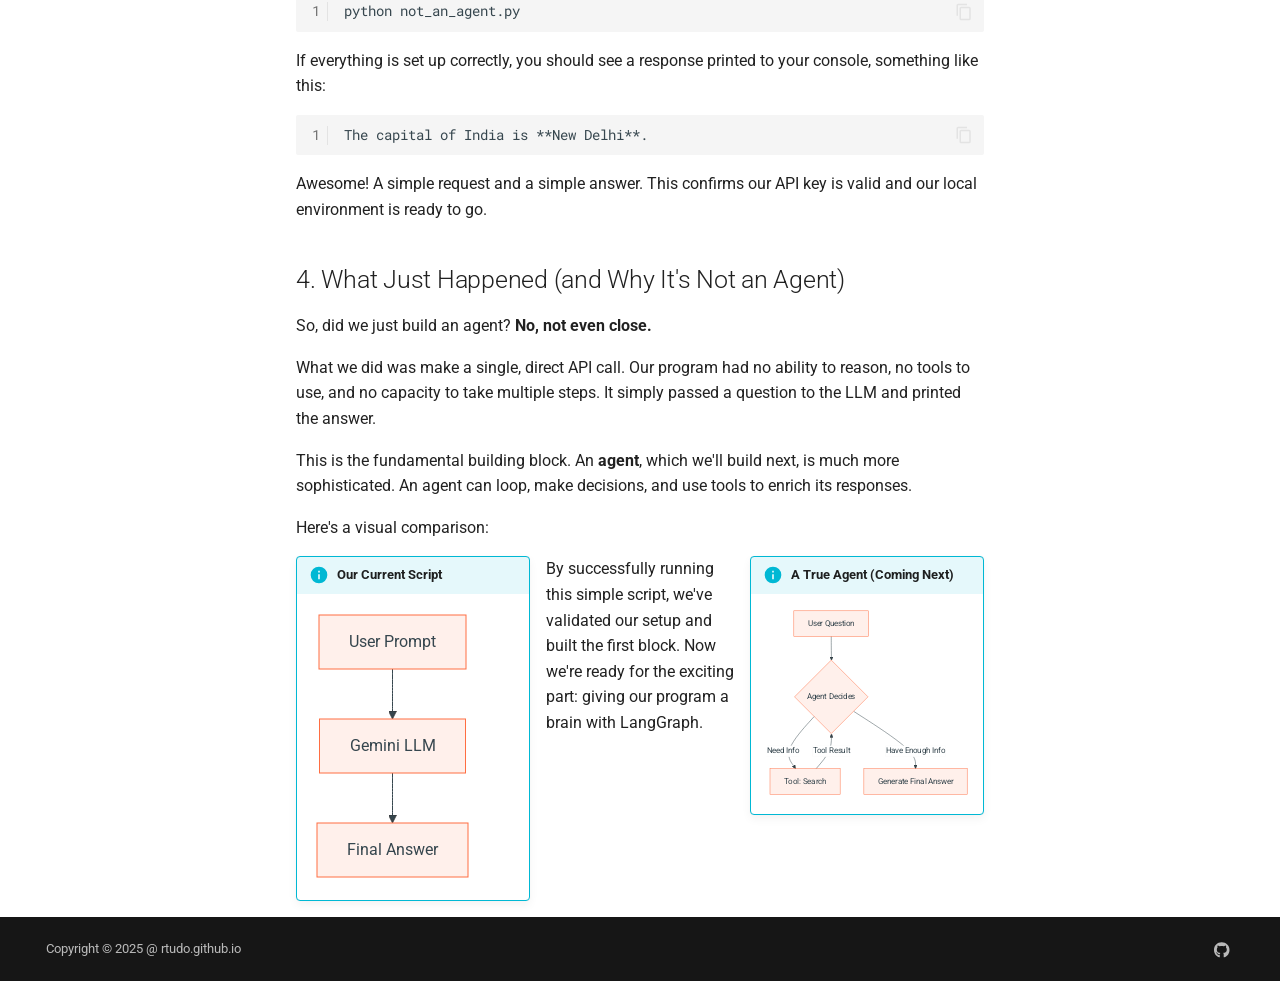
<file: ai/langgraph/not-an-agent/index.html>
<!doctype html><html lang=en class=no-js> <head><meta charset=utf-8><meta name=viewport content="width=device-width,initial-scale=1"><meta name=description content="Technical write-ups for building ai agents with Gemini Models. Focus is on working code for langgraph within Google Ecosystem. An Alternative LangGraph Tutorial destination."><link href="https://rtudo.github.io/ai/langgraph/not-an-agent/" rel="canonical"><link href=../setup/ rel=prev><link href=../still-not-an-agent/ rel=next><link rel=icon href=../../../assets/favicon.png><meta name=generator content="mkdocs-1.6.1, mkdocs-material-9.6.15"><title>Not an Agent - LangGraph Tutorial with Google</title><link rel=stylesheet href=../../../assets/stylesheets/main.342714a4.min.css><link rel=stylesheet href=../../../assets/stylesheets/palette.06af60db.min.css><link rel="stylesheet" href="../../../assets/external/fonts.googleapis.com/css.49ea35f2.css"><style>:root{--md-text-font:"Roboto";--md-code-font:"Roboto Mono"}</style><link rel=stylesheet href=../stylesheets/extra.351ec7.min.css><script>__md_scope=new URL("../../..",location),__md_hash=e=>[...e].reduce(((e,_)=>(e<<5)-e+_.charCodeAt(0)),0),__md_get=(e,_=localStorage,t=__md_scope)=>JSON.parse(_.getItem(t.pathname+"."+e)),__md_set=(e,_,t=localStorage,a=__md_scope)=>{try{t.setItem(a.pathname+"."+e,JSON.stringify(_))}catch(e){}}</script><script id=__analytics>function __md_analytics(){function e(){dataLayer.push(arguments)}window.dataLayer=window.dataLayer||[],e("js",new Date),e("config","G-RCP3K9WFF4"),document.addEventListener("DOMContentLoaded",(function(){document.forms.search&&document.forms.search.query.addEventListener("blur",(function(){this.value&&e("event","search",{search_term:this.value})}));document$.subscribe((function(){var t=document.forms.feedback;if(void 0!==t)for(var a of t.querySelectorAll("[type=submit]"))a.addEventListener("click",(function(a){a.preventDefault();var n=document.location.pathname,d=this.getAttribute("data-md-value");e("event","feedback",{page:n,data:d}),t.firstElementChild.disabled=!0;var r=t.querySelector(".md-feedback__note [data-md-value='"+d+"']");r&&(r.hidden=!1)})),t.hidden=!1})),location$.subscribe((function(t){e("config","G-RCP3K9WFF4",{page_path:t.pathname})}))}));var t=document.createElement("script");t.async=!0,t.src="https://www.googletagmanager.com/gtag/js?id=G-RCP3K9WFF4",document.getElementById("__analytics").insertAdjacentElement("afterEnd",t)}</script><script>"undefined"!=typeof __md_analytics&&__md_analytics()</script><meta property=og:type content=website><meta property=og:title content="Not an Agent - LangGraph Tutorial with Google"><meta property=og:description content="Technical write-ups for building ai agents with Gemini Models. Focus is on working code for langgraph within Google Ecosystem. An Alternative LangGraph Tutorial destination."><meta property=og:image content=https://rtudo.github.io/assets/images/social/ai/langgraph/not-an-agent.png><meta property=og:image:type content=image/png><meta property=og:image:width content=1200><meta property=og:image:height content=630><meta content=https://rtudo.github.io/ai/langgraph/not-an-agent/ property=og:url><meta name=twitter:card content=summary_large_image><meta name=twitter:title content="Not an Agent - LangGraph Tutorial with Google"><meta name=twitter:description content="Technical write-ups for building ai agents with Gemini Models. Focus is on working code for langgraph within Google Ecosystem. An Alternative LangGraph Tutorial destination."><meta name=twitter:image content=https://rtudo.github.io/assets/images/social/ai/langgraph/not-an-agent.png></head> <body dir=ltr data-md-color-scheme=default data-md-color-primary=teal data-md-color-accent=deep-orange> <input class=md-toggle data-md-toggle=drawer type=checkbox id=__drawer autocomplete=off> <input class=md-toggle data-md-toggle=search type=checkbox id=__search autocomplete=off> <label class=md-overlay for=__drawer></label> <div data-md-component=skip> <a href=#not-an-agent-our-first-call-to-gemini class=md-skip> Skip to content </a> </div> <div data-md-component=announce> </div> <header class="md-header md-header--shadow" data-md-component=header> <nav class="md-header__inner md-grid" aria-label=Header> <a href=../../.. title="LangGraph Tutorial with Google" class="md-header__button md-logo" aria-label="LangGraph Tutorial with Google" data-md-component=logo> <svg xmlns=http://www.w3.org/2000/svg viewbox="0 0 24 24"><path d="M12 8a3 3 0 0 0 3-3 3 3 0 0 0-3-3 3 3 0 0 0-3 3 3 3 0 0 0 3 3m0 3.54C9.64 9.35 6.5 8 3 8v11c3.5 0 6.64 1.35 9 3.54 2.36-2.19 5.5-3.54 9-3.54V8c-3.5 0-6.64 1.35-9 3.54"/></svg> </a> <label class="md-header__button md-icon" for=__drawer> <svg xmlns=http://www.w3.org/2000/svg viewbox="0 0 24 24"><path d="M3 6h18v2H3zm0 5h18v2H3zm0 5h18v2H3z"/></svg> </label> <div class=md-header__title data-md-component=header-title> <div class=md-header__ellipsis> <div class=md-header__topic> <span class=md-ellipsis> LangGraph Tutorial with Google </span> </div> <div class=md-header__topic data-md-component=header-topic> <span class=md-ellipsis> Not an Agent </span> </div> </div> </div> <form class=md-header__option data-md-component=palette> <input class=md-option data-md-color-media="(prefers-color-scheme: light)" data-md-color-scheme=default data-md-color-primary=teal data-md-color-accent=deep-orange aria-label="Switch to dark mode" type=radio name=__palette id=__palette_0> <label class="md-header__button md-icon" title="Switch to dark mode" for=__palette_1 hidden> <svg xmlns=http://www.w3.org/2000/svg viewbox="0 0 24 24"><path d="M12 8a4 4 0 0 0-4 4 4 4 0 0 0 4 4 4 4 0 0 0 4-4 4 4 0 0 0-4-4m0 10a6 6 0 0 1-6-6 6 6 0 0 1 6-6 6 6 0 0 1 6 6 6 6 0 0 1-6 6m8-9.31V4h-4.69L12 .69 8.69 4H4v4.69L.69 12 4 15.31V20h4.69L12 23.31 15.31 20H20v-4.69L23.31 12z"/></svg> </label> <input class=md-option data-md-color-media="(prefers-color-scheme: dark)" data-md-color-scheme=slate data-md-color-primary=blue-grey data-md-color-accent=lime aria-label="Switch to light mode" type=radio name=__palette id=__palette_1> <label class="md-header__button md-icon" title="Switch to light mode" for=__palette_0 hidden> <svg xmlns=http://www.w3.org/2000/svg viewbox="0 0 24 24"><path d="M12 18c-.89 0-1.74-.2-2.5-.55C11.56 16.5 13 14.42 13 12s-1.44-4.5-3.5-5.45C10.26 6.2 11.11 6 12 6a6 6 0 0 1 6 6 6 6 0 0 1-6 6m8-9.31V4h-4.69L12 .69 8.69 4H4v4.69L.69 12 4 15.31V20h4.69L12 23.31 15.31 20H20v-4.69L23.31 12z"/></svg> </label> </form> <script>var palette=__md_get("__palette");if(palette&&palette.color){if("(prefers-color-scheme)"===palette.color.media){var media=matchMedia("(prefers-color-scheme: light)"),input=document.querySelector(media.matches?"[data-md-color-media='(prefers-color-scheme: light)']":"[data-md-color-media='(prefers-color-scheme: dark)']");palette.color.media=input.getAttribute("data-md-color-media"),palette.color.scheme=input.getAttribute("data-md-color-scheme"),palette.color.primary=input.getAttribute("data-md-color-primary"),palette.color.accent=input.getAttribute("data-md-color-accent")}for(var[key,value]of Object.entries(palette.color))document.body.setAttribute("data-md-color-"+key,value)}</script> <label class="md-header__button md-icon" for=__search> <svg xmlns=http://www.w3.org/2000/svg viewbox="0 0 24 24"><path d="M9.5 3A6.5 6.5 0 0 1 16 9.5c0 1.61-.59 3.09-1.56 4.23l.27.27h.79l5 5-1.5 1.5-5-5v-.79l-.27-.27A6.52 6.52 0 0 1 9.5 16 6.5 6.5 0 0 1 3 9.5 6.5 6.5 0 0 1 9.5 3m0 2C7 5 5 7 5 9.5S7 14 9.5 14 14 12 14 9.5 12 5 9.5 5"/></svg> </label> <div class=md-search data-md-component=search role=dialog> <label class=md-search__overlay for=__search></label> <div class=md-search__inner role=search> <form class=md-search__form name=search> <input type=text class=md-search__input name=query aria-label=Search placeholder=Search autocapitalize=off autocorrect=off autocomplete=off spellcheck=false data-md-component=search-query required> <label class="md-search__icon md-icon" for=__search> <svg xmlns=http://www.w3.org/2000/svg viewbox="0 0 24 24"><path d="M9.5 3A6.5 6.5 0 0 1 16 9.5c0 1.61-.59 3.09-1.56 4.23l.27.27h.79l5 5-1.5 1.5-5-5v-.79l-.27-.27A6.52 6.52 0 0 1 9.5 16 6.5 6.5 0 0 1 3 9.5 6.5 6.5 0 0 1 9.5 3m0 2C7 5 5 7 5 9.5S7 14 9.5 14 14 12 14 9.5 12 5 9.5 5"/></svg> <svg xmlns=http://www.w3.org/2000/svg viewbox="0 0 24 24"><path d="M20 11v2H8l5.5 5.5-1.42 1.42L4.16 12l7.92-7.92L13.5 5.5 8 11z"/></svg> </label> <nav class=md-search__options aria-label=Search> <a href=javascript:void(0) class="md-search__icon md-icon" title=Share aria-label=Share data-clipboard data-clipboard-text data-md-component=search-share tabindex=-1> <svg xmlns=http://www.w3.org/2000/svg viewbox="0 0 24 24"><path d="M18 16.08c-.76 0-1.44.3-1.96.77L8.91 12.7c.05-.23.09-.46.09-.7s-.04-.47-.09-.7l7.05-4.11c.54.5 1.25.81 2.04.81a3 3 0 0 0 3-3 3 3 0 0 0-3-3 3 3 0 0 0-3 3c0 .24.04.47.09.7L8.04 9.81C7.5 9.31 6.79 9 6 9a3 3 0 0 0-3 3 3 3 0 0 0 3 3c.79 0 1.5-.31 2.04-.81l7.12 4.15c-.05.21-.08.43-.08.66 0 1.61 1.31 2.91 2.92 2.91s2.92-1.3 2.92-2.91A2.92 2.92 0 0 0 18 16.08"/></svg> </a> <button type=reset class="md-search__icon md-icon" title=Clear aria-label=Clear tabindex=-1> <svg xmlns=http://www.w3.org/2000/svg viewbox="0 0 24 24"><path d="M19 6.41 17.59 5 12 10.59 6.41 5 5 6.41 10.59 12 5 17.59 6.41 19 12 13.41 17.59 19 19 17.59 13.41 12z"/></svg> </button> </nav> <div class=md-search__suggest data-md-component=search-suggest></div> </form> <div class=md-search__output> <div class=md-search__scrollwrap tabindex=0 data-md-scrollfix> <div class=md-search-result data-md-component=search-result> <div class=md-search-result__meta> Initializing search </div> <ol class=md-search-result__list role=presentation></ol> </div> </div> </div> </div> </div> <div class=md-header__source> <a href="https://github.com/rtudo/rtudo.github.io" title="Go to repository" class="md-source" data-md-component="source"> <div class="md-source__icon md-icon"> <svg xmlns=http://www.w3.org/2000/svg viewbox="0 0 448 512"><!-- Font Awesome Free 6.7.2 by @fontawesome - https://fontawesome.com License - https://fontawesome.com/license/free (Icons: CC BY 4.0, Fonts: SIL OFL 1.1, Code: MIT License) Copyright 2024 Fonticons, Inc.--><path d="M439.55 236.05 244 40.45a28.87 28.87 0 0 0-40.81 0l-40.66 40.63 51.52 51.52c27.06-9.14 52.68 16.77 43.39 43.68l49.66 49.66c34.23-11.8 61.18 31 35.47 56.69-26.49 26.49-70.21-2.87-56-37.34L240.22 199v121.85c25.3 12.54 22.26 41.85 9.08 55a34.34 34.34 0 0 1-48.55 0c-17.57-17.6-11.07-46.91 11.25-56v-123c-20.8-8.51-24.6-30.74-18.64-45L142.57 101 8.45 235.14a28.86 28.86 0 0 0 0 40.81l195.61 195.6a28.86 28.86 0 0 0 40.8 0l194.69-194.69a28.86 28.86 0 0 0 0-40.81"/></svg> </div> <div class=md-source__repository> rtudo.github.io </div> </a> </div> </nav> </header> <div class=md-container data-md-component=container> <main class=md-main data-md-component=main> <div class="md-main__inner md-grid"> <div class="md-sidebar md-sidebar--primary" data-md-component=sidebar data-md-type=navigation> <div class=md-sidebar__scrollwrap> <div class=md-sidebar__inner> <nav class="md-nav md-nav--primary" aria-label=Navigation data-md-level=0> <label class=md-nav__title for=__drawer> <a href=../../.. title="LangGraph Tutorial with Google" class="md-nav__button md-logo" aria-label="LangGraph Tutorial with Google" data-md-component=logo> <svg xmlns=http://www.w3.org/2000/svg viewbox="0 0 24 24"><path d="M12 8a3 3 0 0 0 3-3 3 3 0 0 0-3-3 3 3 0 0 0-3 3 3 3 0 0 0 3 3m0 3.54C9.64 9.35 6.5 8 3 8v11c3.5 0 6.64 1.35 9 3.54 2.36-2.19 5.5-3.54 9-3.54V8c-3.5 0-6.64 1.35-9 3.54"/></svg> </a> LangGraph Tutorial with Google </label> <div class=md-nav__source> <a href="https://github.com/rtudo/rtudo.github.io" title="Go to repository" class="md-source" data-md-component="source"> <div class="md-source__icon md-icon"> <svg xmlns=http://www.w3.org/2000/svg viewbox="0 0 448 512"><!-- Font Awesome Free 6.7.2 by @fontawesome - https://fontawesome.com License - https://fontawesome.com/license/free (Icons: CC BY 4.0, Fonts: SIL OFL 1.1, Code: MIT License) Copyright 2024 Fonticons, Inc.--><path d="M439.55 236.05 244 40.45a28.87 28.87 0 0 0-40.81 0l-40.66 40.63 51.52 51.52c27.06-9.14 52.68 16.77 43.39 43.68l49.66 49.66c34.23-11.8 61.18 31 35.47 56.69-26.49 26.49-70.21-2.87-56-37.34L240.22 199v121.85c25.3 12.54 22.26 41.85 9.08 55a34.34 34.34 0 0 1-48.55 0c-17.57-17.6-11.07-46.91 11.25-56v-123c-20.8-8.51-24.6-30.74-18.64-45L142.57 101 8.45 235.14a28.86 28.86 0 0 0 0 40.81l195.61 195.6a28.86 28.86 0 0 0 40.8 0l194.69-194.69a28.86 28.86 0 0 0 0-40.81"/></svg> </div> <div class=md-source__repository> rtudo.github.io </div> </a> </div> <ul class=md-nav__list data-md-scrollfix> <li class="md-nav__item md-nav__item--active md-nav__item--nested"> <input class="md-nav__toggle md-toggle " type=checkbox id=__nav_1 checked> <div class="md-nav__link md-nav__container"> <a href=../ class="md-nav__link "> <span class=md-ellipsis> Getting Started </span> </a> <label class="md-nav__link " for=__nav_1 id=__nav_1_label tabindex=0> <span class="md-nav__icon md-icon"></span> </label> </div> <nav class=md-nav data-md-level=1 aria-labelledby=__nav_1_label aria-expanded=true> <label class=md-nav__title for=__nav_1> <span class="md-nav__icon md-icon"></span> Getting Started </label> <ul class=md-nav__list data-md-scrollfix> <li class=md-nav__item> <a href=../setup/ class=md-nav__link> <span class=md-ellipsis> Setting up the Enviornment </span> </a> </li> <li class="md-nav__item md-nav__item--active"> <input class="md-nav__toggle md-toggle" type=checkbox id=__toc> <label class="md-nav__link md-nav__link--active" for=__toc> <span class=md-ellipsis> Not an Agent </span> <span class="md-nav__icon md-icon"></span> </label> <a href=./ class="md-nav__link md-nav__link--active"> <span class=md-ellipsis> Not an Agent </span> </a> <nav class="md-nav md-nav--secondary" aria-label="Table of contents"> <label class=md-nav__title for=__toc> <span class="md-nav__icon md-icon"></span> Table of contents </label> <ul class=md-nav__list data-md-component=toc data-md-scrollfix> <li class=md-nav__item> <a href=#1-the-not-an-agent-script class=md-nav__link> <span class=md-ellipsis> 1. The "Not-an-Agent" Script </span> </a> </li> <li class=md-nav__item> <a href=#2-breaking-down-the-code class=md-nav__link> <span class=md-ellipsis> 2. Breaking Down the Code </span> </a> </li> <li class=md-nav__item> <a href=#3-running-the-script class=md-nav__link> <span class=md-ellipsis> 3. Running the Script </span> </a> </li> <li class=md-nav__item> <a href=#4-what-just-happened-and-why-its-not-an-agent class=md-nav__link> <span class=md-ellipsis> 4. What Just Happened (and Why It's Not an Agent) </span> </a> </li> </ul> </nav> </li> <li class=md-nav__item> <a href=../still-not-an-agent/ class=md-nav__link> <span class=md-ellipsis> Still Not an Agent </span> </a> </li> <li class=md-nav__item> <a href=../just-a-tool/ class=md-nav__link> <span class=md-ellipsis> Just a Tool </span> </a> </li> <li class=md-nav__item> <a href=../agent-007/ class=md-nav__link> <span class=md-ellipsis> Agent, AI Agent </span> </a> </li> <li class=md-nav__item> <a href=../building-an-agent/ class=md-nav__link> <span class=md-ellipsis> Building an Agent </span> </a> </li> </ul> </nav> </li> <li class="md-nav__item md-nav__item--nested"> <input class="md-nav__toggle md-toggle " type=checkbox id=__nav_2> <label class=md-nav__link for=__nav_2 id=__nav_2_label tabindex=0> <span class=md-ellipsis> Levelling Up </span> <span class="md-nav__icon md-icon"></span> </label> <nav class=md-nav data-md-level=1 aria-labelledby=__nav_2_label aria-expanded=false> <label class=md-nav__title for=__nav_2> <span class="md-nav__icon md-icon"></span> Levelling Up </label> <ul class=md-nav__list data-md-scrollfix> <li class=md-nav__item> <a href=../agent-with-memory/ class=md-nav__link> <span class=md-ellipsis> Agent with Memory </span> </a> </li> <li class=md-nav__item> <a href=../agent-with-human-assistance/ class=md-nav__link> <span class=md-ellipsis> Agent with Human Assistance </span> </a> </li> <li class=md-nav__item> <a href=../advance-state-management/ class=md-nav__link> <span class=md-ellipsis> Advance State Management </span> </a> </li> </ul> </nav> </li> </ul> </nav> </div> </div> </div> <div class="md-sidebar md-sidebar--secondary" data-md-component=sidebar data-md-type=toc> <div class=md-sidebar__scrollwrap> <div class=md-sidebar__inner> <nav class="md-nav md-nav--secondary" aria-label="Table of contents"> <label class=md-nav__title for=__toc> <span class="md-nav__icon md-icon"></span> Table of contents </label> <ul class=md-nav__list data-md-component=toc data-md-scrollfix> <li class=md-nav__item> <a href=#1-the-not-an-agent-script class=md-nav__link> <span class=md-ellipsis> 1. The "Not-an-Agent" Script </span> </a> </li> <li class=md-nav__item> <a href=#2-breaking-down-the-code class=md-nav__link> <span class=md-ellipsis> 2. Breaking Down the Code </span> </a> </li> <li class=md-nav__item> <a href=#3-running-the-script class=md-nav__link> <span class=md-ellipsis> 3. Running the Script </span> </a> </li> <li class=md-nav__item> <a href=#4-what-just-happened-and-why-its-not-an-agent class=md-nav__link> <span class=md-ellipsis> 4. What Just Happened (and Why It's Not an Agent) </span> </a> </li> </ul> </nav> </div> </div> </div> <div class=md-content data-md-component=content> <article class="md-content__inner md-typeset"> <h1 id=not-an-agent-our-first-call-to-gemini>Not an Agent: Our First Call to Gemini<a class=headerlink href=#not-an-agent-our-first-call-to-gemini title="Permanent link">&para;</a></h1> <p>With our environment set up and our keys safely stored, it's time to write some code!</p> <p>But hold on. Before we jump into the complexities of graphs, nodes, and edges, let's take one small, crucial step. We're going to write a very simple script to make a direct call to the Gemini model.</p> <p>Think of this as a <strong>sanity check</strong>. Its only job is to confirm that everything we just set up is working correctly. Can our code find the API key? Can it connect to Google's service? Can it get a response back? Let's find out.</p> <h2 id=1-the-not-an-agent-script>1. The "Not-an-Agent" Script<a class=headerlink href=#1-the-not-an-agent-script title="Permanent link">&para;</a></h2> <p>In your project directory (<code>langgraph-google-tutorial</code>), create a new file named <code>not_an_agent.py</code> and add the following code.</p> <div class=highlight><table class=highlighttable><tr><th colspan=2 class=filename><span class=filename>not_an_agent.py</span></th></tr><tr><td class=linenos><div class=linenodiv><pre><span></span><span class=normal><a href=#__codelineno-0-1> 1</a></span>
<span class=normal><a href=#__codelineno-0-2> 2</a></span>
<span class=normal><a href=#__codelineno-0-3> 3</a></span>
<span class=normal><a href=#__codelineno-0-4> 4</a></span>
<span class=normal><a href=#__codelineno-0-5> 5</a></span>
<span class=normal><a href=#__codelineno-0-6> 6</a></span>
<span class=normal><a href=#__codelineno-0-7> 7</a></span>
<span class=normal><a href=#__codelineno-0-8> 8</a></span>
<span class=normal><a href=#__codelineno-0-9> 9</a></span>
<span class=normal><a href=#__codelineno-0-10>10</a></span>
<span class=normal><a href=#__codelineno-0-11>11</a></span>
<span class=normal><a href=#__codelineno-0-12>12</a></span>
<span class=normal><a href=#__codelineno-0-13>13</a></span>
<span class=normal><a href=#__codelineno-0-14>14</a></span></pre></div></td><td class=code><div><pre><span></span><code><a id=__codelineno-0-1 name=__codelineno-0-1></a><span class=kn>from</span><span class=w> </span><span class=nn>dotenv</span><span class=w> </span><span class=kn>import</span> <span class=n>load_dotenv</span>
<a id=__codelineno-0-2 name=__codelineno-0-2></a><span class=kn>from</span><span class=w> </span><span class=nn>langchain_google_genai</span><span class=w> </span><span class=kn>import</span> <span class=n>ChatGoogleGenerativeAI</span>
<a id=__codelineno-0-3 name=__codelineno-0-3></a>
<a id=__codelineno-0-4 name=__codelineno-0-4></a><span class=c1># Load environment variables from the .env file</span>
<a id=__codelineno-0-5 name=__codelineno-0-5></a><span class=n>load_dotenv</span><span class=p>()</span>
<a id=__codelineno-0-6 name=__codelineno-0-6></a>
<a id=__codelineno-0-7 name=__codelineno-0-7></a><span class=c1># Initialize the ChatGoogleGenerativeAI client</span>
<a id=__codelineno-0-8 name=__codelineno-0-8></a><span class=n>llm</span> <span class=o>=</span> <span class=n>ChatGoogleGenerativeAI</span><span class=p>(</span><span class=n>model</span><span class=o>=</span><span class=s2>&quot;gemini-2.0-flash&quot;</span><span class=p>)</span>
<a id=__codelineno-0-9 name=__codelineno-0-9></a>
<a id=__codelineno-0-10 name=__codelineno-0-10></a><span class=c1># Invoke the model with a simple prompt</span>
<a id=__codelineno-0-11 name=__codelineno-0-11></a><span class=n>result</span> <span class=o>=</span> <span class=n>llm</span><span class=o>.</span><span class=n>invoke</span><span class=p>(</span><span class=s2>&quot;what is the capital of India?&quot;</span><span class=p>)</span>
<a id=__codelineno-0-12 name=__codelineno-0-12></a>
<a id=__codelineno-0-13 name=__codelineno-0-13></a><span class=c1># Print the content of the response</span>
<a id=__codelineno-0-14 name=__codelineno-0-14></a><span class=nb>print</span><span class=p>(</span><span class=n>result</span><span class=o>.</span><span class=n>content</span><span class=p>)</span>
</code></pre></div></td></tr></table></div> <h2 id=2-breaking-down-the-code>2. Breaking Down the Code<a class=headerlink href=#2-breaking-down-the-code title="Permanent link">&para;</a></h2> <p>This script is intentionally straightforward. Let's walk through it line by line.</p> <ol> <li><code>from dotenv import load_dotenv</code>: This line imports the function that knows how to find and read our <code>.env</code> file.</li> <li><code>from langchain_google_genai import ChatGoogleGenerativeAI</code>: Here, we import the specific class from the LangChain library that allows us to communicate with Google's Gemini chat models.</li> <li><code>load_dotenv()</code>: This executes the function, loading our <code>GOOGLE_API_KEY</code> and <code>GOOGLE_CSE_ID</code> into the environment so our script can use them. [ we will validating GOOGLE_CSE_ID in later sections ]</li> <li><code>llm = ChatGoogleGenerativeAI(...)</code>: This is the core of our script. We create an <em>instance</em> of the model client. We're telling LangChain, "Hey, get ready to talk to the <code>gemini-2.0-flash</code> model."</li> <li><code>result = llm.invoke(...)</code>: This is the action! The <code>.invoke()</code> method sends our prompt ("what is the capital of India?") directly to the Gemini API. It then waits for a response.</li> <li><code>print(result.content)</code>: The response from the model is an object. We access its main text content using <code>.content</code> and print it to our terminal.</li> </ol> <h2 id=3-running-the-script>3. Running the Script<a class=headerlink href=#3-running-the-script title="Permanent link">&para;</a></h2> <p>Now, let's run it from our terminal. Make sure your virtual environment is still active (you should see <code>(venv)</code> in your prompt).</p> <div class=highlight><table class=highlighttable><tr><td class=linenos><div class=linenodiv><pre><span></span><span class=normal><a href=#__codelineno-1-1>1</a></span></pre></div></td><td class=code><div><pre><span></span><code><a id=__codelineno-1-1 name=__codelineno-1-1></a>python<span class=w> </span>not_an_agent.py
</code></pre></div></td></tr></table></div> <p>If everything is set up correctly, you should see a response printed to your console, something like this:</p> <div class=highlight><table class=highlighttable><tr><td class=linenos><div class=linenodiv><pre><span></span><span class=normal><a href=#__codelineno-2-1>1</a></span></pre></div></td><td class=code><div><pre><span></span><code><a id=__codelineno-2-1 name=__codelineno-2-1></a>The capital of India is **New Delhi**.
</code></pre></div></td></tr></table></div> <p>Awesome! A simple request and a simple answer. This confirms our API key is valid and our local environment is ready to go.</p> <h2 id=4-what-just-happened-and-why-its-not-an-agent>4. What Just Happened (and Why It's Not an Agent)<a class=headerlink href=#4-what-just-happened-and-why-its-not-an-agent title="Permanent link">&para;</a></h2> <p>So, did we just build an agent? <strong>No, not even close.</strong></p> <p>What we did was make a single, direct API call. Our program had no ability to reason, no tools to use, and no capacity to take multiple steps. It simply passed a question to the LLM and printed the answer.</p> <p>This is the fundamental building block. An <strong>agent</strong>, which we'll build next, is much more sophisticated. An agent can loop, make decisions, and use tools to enrich its responses.</p> <p>Here's a visual comparison:</p> <div class="admonition info inline"> <p class=admonition-title>Our Current Script</p> <p><div class=scaled-mermaid> <pre class=mermaid><code>graph TD
    A[User Prompt] --&gt; B[Gemini LLM];
    B --&gt; C[Final Answer];</code></pre> </div></p> </div> <div class="admonition info inline end"> <p class=admonition-title>A True Agent (Coming Next)</p> <p><div class=scaled-mermaid> <pre class=mermaid><code>graph TD
    A[User Question] --&gt; B{Agent Decides};
    B -- "Need Info" --&gt; C[Tool: Search];
    C -- "Tool Result" --&gt; B;
    B -- "Have Enough Info" --&gt; D[Generate Final Answer];</code></pre> </div></p> </div> <p>By successfully running this simple script, we've validated our setup and built the first block. Now we're ready for the exciting part: giving our program a brain with LangGraph.</p> </article> </div> <script>var tabs=__md_get("__tabs");if(Array.isArray(tabs))e:for(var set of document.querySelectorAll(".tabbed-set")){var labels=set.querySelector(".tabbed-labels");for(var tab of tabs)for(var label of labels.getElementsByTagName("label"))if(label.innerText.trim()===tab){var input=document.getElementById(label.htmlFor);input.checked=!0;continue e}}</script> <script>var target=document.getElementById(location.hash.slice(1));target&&target.name&&(target.checked=target.name.startsWith("__tabbed_"))</script> </div> <button type=button class="md-top md-icon" data-md-component=top hidden> <svg xmlns=http://www.w3.org/2000/svg viewbox="0 0 24 24"><path d="M13 20h-2V8l-5.5 5.5-1.42-1.42L12 4.16l7.92 7.92-1.42 1.42L13 8z"/></svg> Back to top </button> </main> <footer class=md-footer> <div class="md-footer-meta md-typeset"> <div class="md-footer-meta__inner md-grid"> <div class=md-copyright> <div class=md-copyright__highlight> Copyright &copy; 2025 @ rtudo.github.io </div> </div> <div class=md-social> <a href="https://github.com/rtudo/rtudo.github.io" target="_blank" rel="noopener" title="GitHub" class="md-social__link"> <svg xmlns=http://www.w3.org/2000/svg viewbox="0 0 496 512"><!-- Font Awesome Free 6.7.2 by @fontawesome - https://fontawesome.com License - https://fontawesome.com/license/free (Icons: CC BY 4.0, Fonts: SIL OFL 1.1, Code: MIT License) Copyright 2024 Fonticons, Inc.--><path d="M165.9 397.4c0 2-2.3 3.6-5.2 3.6-3.3.3-5.6-1.3-5.6-3.6 0-2 2.3-3.6 5.2-3.6 3-.3 5.6 1.3 5.6 3.6m-31.1-4.5c-.7 2 1.3 4.3 4.3 4.9 2.6 1 5.6 0 6.2-2s-1.3-4.3-4.3-5.2c-2.6-.7-5.5.3-6.2 2.3m44.2-1.7c-2.9.7-4.9 2.6-4.6 4.9.3 2 2.9 3.3 5.9 2.6 2.9-.7 4.9-2.6 4.6-4.6-.3-1.9-3-3.2-5.9-2.9M244.8 8C106.1 8 0 113.3 0 252c0 110.9 69.8 205.8 169.5 239.2 12.8 2.3 17.3-5.6 17.3-12.1 0-6.2-.3-40.4-.3-61.4 0 0-70 15-84.7-29.8 0 0-11.4-29.1-27.8-36.6 0 0-22.9-15.7 1.6-15.4 0 0 24.9 2 38.6 25.8 21.9 38.6 58.6 27.5 72.9 20.9 2.3-16 8.8-27.1 16-33.7-55.9-6.2-112.3-14.3-112.3-110.5 0-27.5 7.6-41.3 23.6-58.9-2.6-6.5-11.1-33.3 2.6-67.9 20.9-6.5 69 27 69 27 20-5.6 41.5-8.5 62.8-8.5s42.8 2.9 62.8 8.5c0 0 48.1-33.6 69-27 13.7 34.7 5.2 61.4 2.6 67.9 16 17.7 25.8 31.5 25.8 58.9 0 96.5-58.9 104.2-114.8 110.5 9.2 7.9 17 22.9 17 46.4 0 33.7-.3 75.4-.3 83.6 0 6.5 4.6 14.4 17.3 12.1C428.2 457.8 496 362.9 496 252 496 113.3 383.5 8 244.8 8M97.2 352.9c-1.3 1-1 3.3.7 5.2 1.6 1.6 3.9 2.3 5.2 1 1.3-1 1-3.3-.7-5.2-1.6-1.6-3.9-2.3-5.2-1m-10.8-8.1c-.7 1.3.3 2.9 2.3 3.9 1.6 1 3.6.7 4.3-.7.7-1.3-.3-2.9-2.3-3.9-2-.6-3.6-.3-4.3.7m32.4 35.6c-1.6 1.3-1 4.3 1.3 6.2 2.3 2.3 5.2 2.6 6.5 1 1.3-1.3.7-4.3-1.3-6.2-2.2-2.3-5.2-2.6-6.5-1m-11.4-14.7c-1.6 1-1.6 3.6 0 5.9s4.3 3.3 5.6 2.3c1.6-1.3 1.6-3.9 0-6.2-1.4-2.3-4-3.3-5.6-2"/></svg> </a> </div> </div> </div> </footer> </div> <div class=md-dialog data-md-component=dialog> <div class="md-dialog__inner md-typeset"></div> </div> <script id=__config type=application/json>{"base": "../../..", "features": ["navigation.indexes", "content.code.copy", "content.code.annotate", "content.tabs.link", "header.autohide", "search.highlight", "search.suggest", "search.share", "sticky.tabs", "content.tooltips", "navigation.top", "navigation.tracking", "toc.follow"], "search": "../../../assets/javascripts/workers/search.d50fe291.min.js", "tags": null, "translations": {"clipboard.copied": "Copied to clipboard", "clipboard.copy": "Copy to clipboard", "search.result.more.one": "1 more on this page", "search.result.more.other": "# more on this page", "search.result.none": "No matching documents", "search.result.one": "1 matching document", "search.result.other": "# matching documents", "search.result.placeholder": "Type to start searching", "search.result.term.missing": "Missing", "select.version": "Select version"}, "version": null}</script> <script src=../../../assets/javascripts/bundle.56ea9cef.min.js></script> <script src=../js/tooltip.190725.min.js></script> </body> </html>
</file>
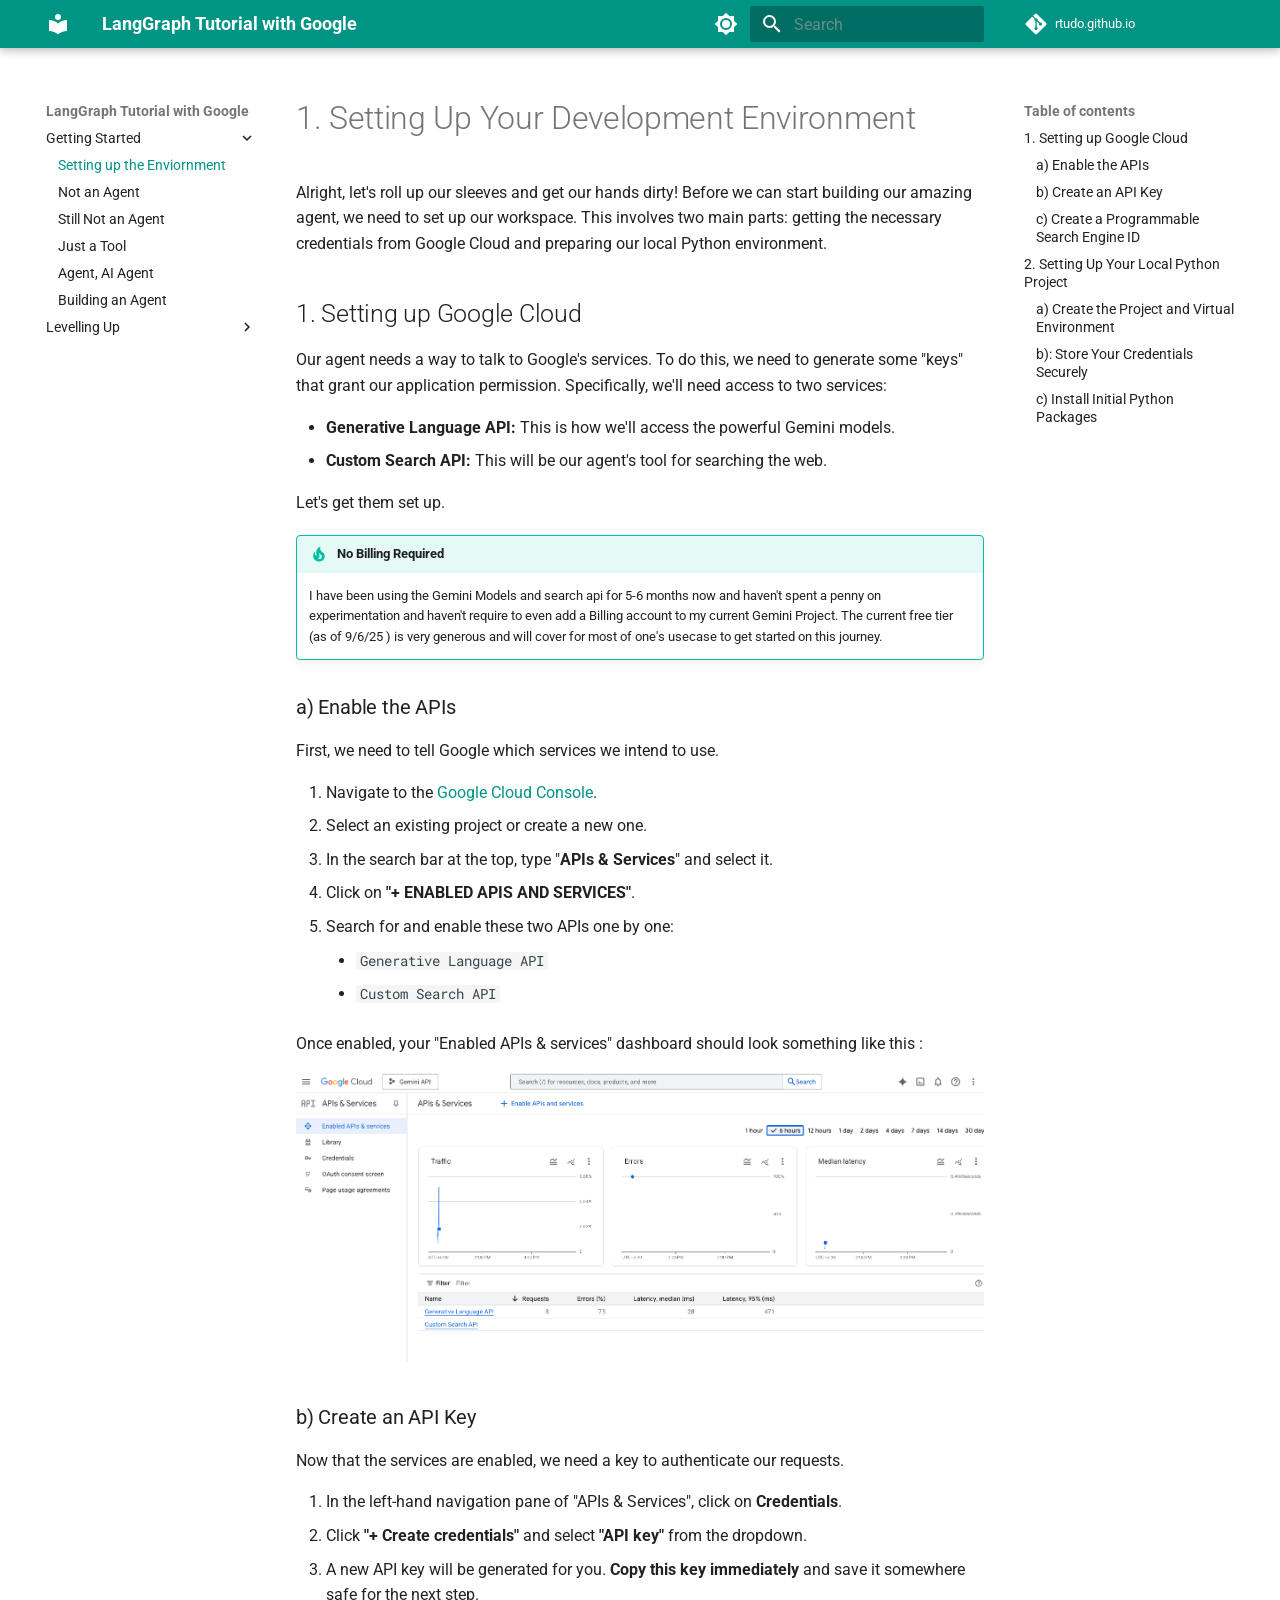
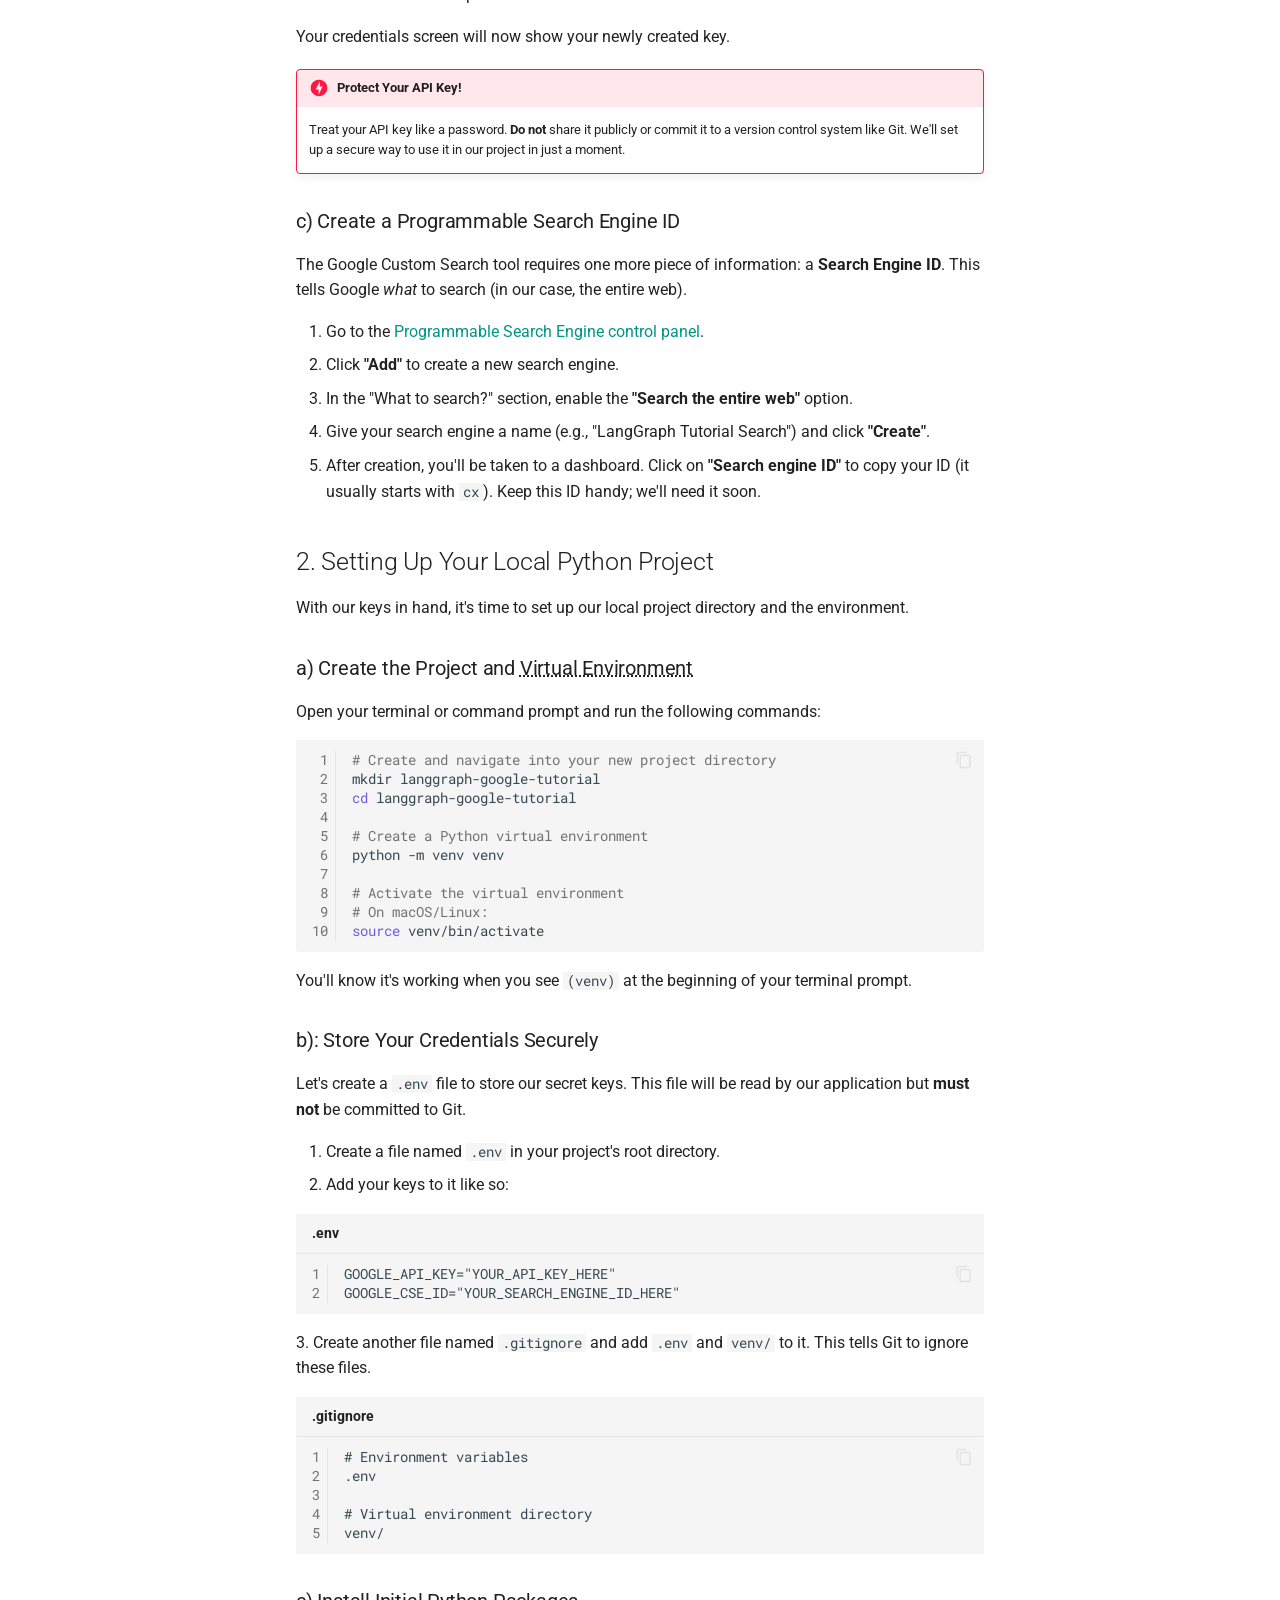
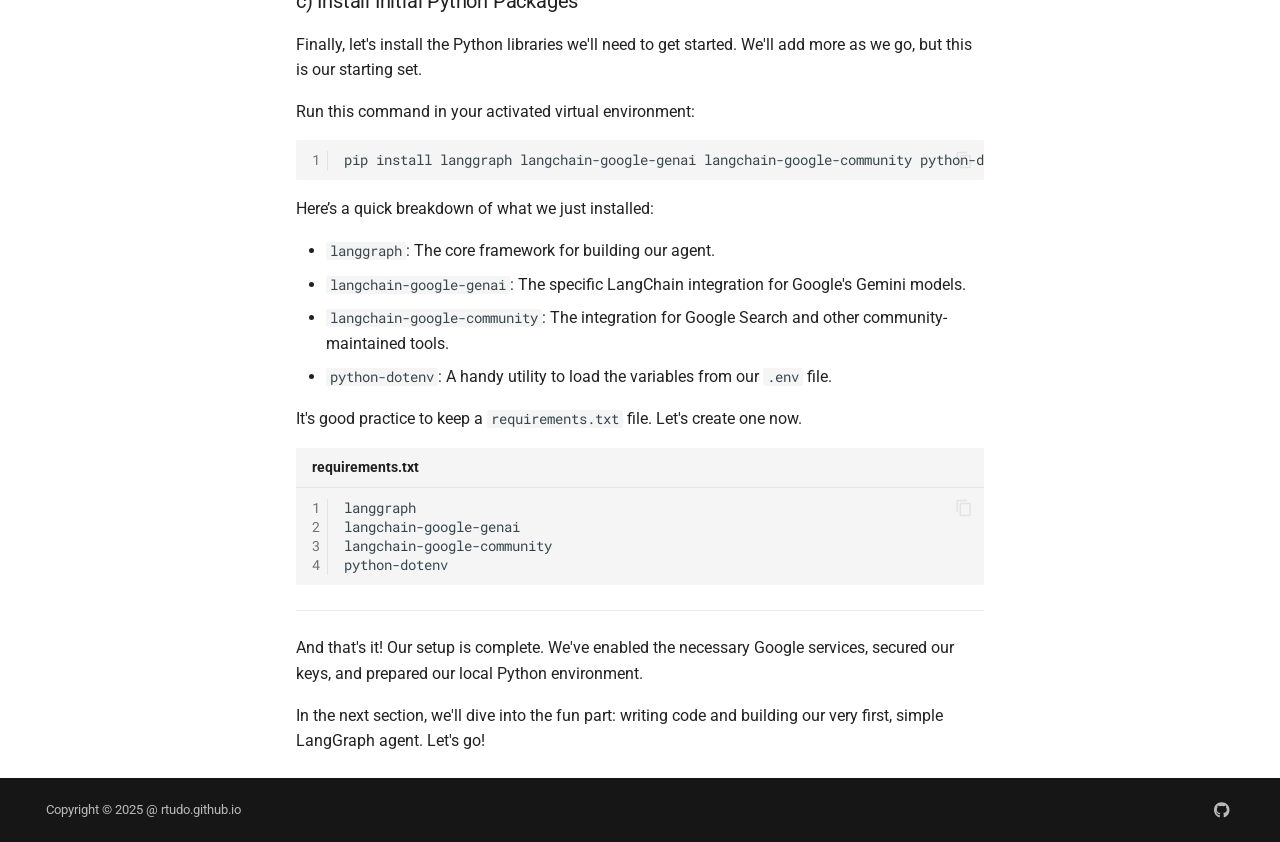
<file: ai/langgraph/setup/index.html>
<!doctype html><html lang=en class=no-js> <head><meta charset=utf-8><meta name=viewport content="width=device-width,initial-scale=1"><meta name=description content="Technical write-ups for building ai agents with Gemini Models. Focus is on working code for langgraph within Google Ecosystem. An Alternative LangGraph Tutorial destination."><link href="https://rtudo.github.io/ai/langgraph/setup/" rel="canonical"><link href=../ rel=prev><link href=../not-an-agent/ rel=next><link rel=icon href=../../../assets/favicon.png><meta name=generator content="mkdocs-1.6.1, mkdocs-material-9.6.15"><title>Setting up the Enviornment - LangGraph Tutorial with Google</title><link rel=stylesheet href=../../../assets/stylesheets/main.342714a4.min.css><link rel=stylesheet href=../../../assets/stylesheets/palette.06af60db.min.css><link rel="stylesheet" href="../../../assets/external/fonts.googleapis.com/css.49ea35f2.css"><style>:root{--md-text-font:"Roboto";--md-code-font:"Roboto Mono"}</style><link rel=stylesheet href=../stylesheets/extra.351ec7.min.css><script>__md_scope=new URL("../../..",location),__md_hash=e=>[...e].reduce(((e,_)=>(e<<5)-e+_.charCodeAt(0)),0),__md_get=(e,_=localStorage,t=__md_scope)=>JSON.parse(_.getItem(t.pathname+"."+e)),__md_set=(e,_,t=localStorage,a=__md_scope)=>{try{t.setItem(a.pathname+"."+e,JSON.stringify(_))}catch(e){}}</script><script id=__analytics>function __md_analytics(){function e(){dataLayer.push(arguments)}window.dataLayer=window.dataLayer||[],e("js",new Date),e("config","G-RCP3K9WFF4"),document.addEventListener("DOMContentLoaded",(function(){document.forms.search&&document.forms.search.query.addEventListener("blur",(function(){this.value&&e("event","search",{search_term:this.value})}));document$.subscribe((function(){var t=document.forms.feedback;if(void 0!==t)for(var a of t.querySelectorAll("[type=submit]"))a.addEventListener("click",(function(a){a.preventDefault();var n=document.location.pathname,d=this.getAttribute("data-md-value");e("event","feedback",{page:n,data:d}),t.firstElementChild.disabled=!0;var r=t.querySelector(".md-feedback__note [data-md-value='"+d+"']");r&&(r.hidden=!1)})),t.hidden=!1})),location$.subscribe((function(t){e("config","G-RCP3K9WFF4",{page_path:t.pathname})}))}));var t=document.createElement("script");t.async=!0,t.src="https://www.googletagmanager.com/gtag/js?id=G-RCP3K9WFF4",document.getElementById("__analytics").insertAdjacentElement("afterEnd",t)}</script><script>"undefined"!=typeof __md_analytics&&__md_analytics()</script><meta property=og:type content=website><meta property=og:title content="Setting up the Enviornment - LangGraph Tutorial with Google"><meta property=og:description content="Technical write-ups for building ai agents with Gemini Models. Focus is on working code for langgraph within Google Ecosystem. An Alternative LangGraph Tutorial destination."><meta property=og:image content=https://rtudo.github.io/assets/images/social/ai/langgraph/setup.png><meta property=og:image:type content=image/png><meta property=og:image:width content=1200><meta property=og:image:height content=630><meta content=https://rtudo.github.io/ai/langgraph/setup/ property=og:url><meta name=twitter:card content=summary_large_image><meta name=twitter:title content="Setting up the Enviornment - LangGraph Tutorial with Google"><meta name=twitter:description content="Technical write-ups for building ai agents with Gemini Models. Focus is on working code for langgraph within Google Ecosystem. An Alternative LangGraph Tutorial destination."><meta name=twitter:image content=https://rtudo.github.io/assets/images/social/ai/langgraph/setup.png></head> <body dir=ltr data-md-color-scheme=default data-md-color-primary=teal data-md-color-accent=deep-orange> <input class=md-toggle data-md-toggle=drawer type=checkbox id=__drawer autocomplete=off> <input class=md-toggle data-md-toggle=search type=checkbox id=__search autocomplete=off> <label class=md-overlay for=__drawer></label> <div data-md-component=skip> <a href=#1-setting-up-your-development-environment class=md-skip> Skip to content </a> </div> <div data-md-component=announce> </div> <header class="md-header md-header--shadow" data-md-component=header> <nav class="md-header__inner md-grid" aria-label=Header> <a href=../../.. title="LangGraph Tutorial with Google" class="md-header__button md-logo" aria-label="LangGraph Tutorial with Google" data-md-component=logo> <svg xmlns=http://www.w3.org/2000/svg viewbox="0 0 24 24"><path d="M12 8a3 3 0 0 0 3-3 3 3 0 0 0-3-3 3 3 0 0 0-3 3 3 3 0 0 0 3 3m0 3.54C9.64 9.35 6.5 8 3 8v11c3.5 0 6.64 1.35 9 3.54 2.36-2.19 5.5-3.54 9-3.54V8c-3.5 0-6.64 1.35-9 3.54"/></svg> </a> <label class="md-header__button md-icon" for=__drawer> <svg xmlns=http://www.w3.org/2000/svg viewbox="0 0 24 24"><path d="M3 6h18v2H3zm0 5h18v2H3zm0 5h18v2H3z"/></svg> </label> <div class=md-header__title data-md-component=header-title> <div class=md-header__ellipsis> <div class=md-header__topic> <span class=md-ellipsis> LangGraph Tutorial with Google </span> </div> <div class=md-header__topic data-md-component=header-topic> <span class=md-ellipsis> Setting up the Enviornment </span> </div> </div> </div> <form class=md-header__option data-md-component=palette> <input class=md-option data-md-color-media="(prefers-color-scheme: light)" data-md-color-scheme=default data-md-color-primary=teal data-md-color-accent=deep-orange aria-label="Switch to dark mode" type=radio name=__palette id=__palette_0> <label class="md-header__button md-icon" title="Switch to dark mode" for=__palette_1 hidden> <svg xmlns=http://www.w3.org/2000/svg viewbox="0 0 24 24"><path d="M12 8a4 4 0 0 0-4 4 4 4 0 0 0 4 4 4 4 0 0 0 4-4 4 4 0 0 0-4-4m0 10a6 6 0 0 1-6-6 6 6 0 0 1 6-6 6 6 0 0 1 6 6 6 6 0 0 1-6 6m8-9.31V4h-4.69L12 .69 8.69 4H4v4.69L.69 12 4 15.31V20h4.69L12 23.31 15.31 20H20v-4.69L23.31 12z"/></svg> </label> <input class=md-option data-md-color-media="(prefers-color-scheme: dark)" data-md-color-scheme=slate data-md-color-primary=blue-grey data-md-color-accent=lime aria-label="Switch to light mode" type=radio name=__palette id=__palette_1> <label class="md-header__button md-icon" title="Switch to light mode" for=__palette_0 hidden> <svg xmlns=http://www.w3.org/2000/svg viewbox="0 0 24 24"><path d="M12 18c-.89 0-1.74-.2-2.5-.55C11.56 16.5 13 14.42 13 12s-1.44-4.5-3.5-5.45C10.26 6.2 11.11 6 12 6a6 6 0 0 1 6 6 6 6 0 0 1-6 6m8-9.31V4h-4.69L12 .69 8.69 4H4v4.69L.69 12 4 15.31V20h4.69L12 23.31 15.31 20H20v-4.69L23.31 12z"/></svg> </label> </form> <script>var palette=__md_get("__palette");if(palette&&palette.color){if("(prefers-color-scheme)"===palette.color.media){var media=matchMedia("(prefers-color-scheme: light)"),input=document.querySelector(media.matches?"[data-md-color-media='(prefers-color-scheme: light)']":"[data-md-color-media='(prefers-color-scheme: dark)']");palette.color.media=input.getAttribute("data-md-color-media"),palette.color.scheme=input.getAttribute("data-md-color-scheme"),palette.color.primary=input.getAttribute("data-md-color-primary"),palette.color.accent=input.getAttribute("data-md-color-accent")}for(var[key,value]of Object.entries(palette.color))document.body.setAttribute("data-md-color-"+key,value)}</script> <label class="md-header__button md-icon" for=__search> <svg xmlns=http://www.w3.org/2000/svg viewbox="0 0 24 24"><path d="M9.5 3A6.5 6.5 0 0 1 16 9.5c0 1.61-.59 3.09-1.56 4.23l.27.27h.79l5 5-1.5 1.5-5-5v-.79l-.27-.27A6.52 6.52 0 0 1 9.5 16 6.5 6.5 0 0 1 3 9.5 6.5 6.5 0 0 1 9.5 3m0 2C7 5 5 7 5 9.5S7 14 9.5 14 14 12 14 9.5 12 5 9.5 5"/></svg> </label> <div class=md-search data-md-component=search role=dialog> <label class=md-search__overlay for=__search></label> <div class=md-search__inner role=search> <form class=md-search__form name=search> <input type=text class=md-search__input name=query aria-label=Search placeholder=Search autocapitalize=off autocorrect=off autocomplete=off spellcheck=false data-md-component=search-query required> <label class="md-search__icon md-icon" for=__search> <svg xmlns=http://www.w3.org/2000/svg viewbox="0 0 24 24"><path d="M9.5 3A6.5 6.5 0 0 1 16 9.5c0 1.61-.59 3.09-1.56 4.23l.27.27h.79l5 5-1.5 1.5-5-5v-.79l-.27-.27A6.52 6.52 0 0 1 9.5 16 6.5 6.5 0 0 1 3 9.5 6.5 6.5 0 0 1 9.5 3m0 2C7 5 5 7 5 9.5S7 14 9.5 14 14 12 14 9.5 12 5 9.5 5"/></svg> <svg xmlns=http://www.w3.org/2000/svg viewbox="0 0 24 24"><path d="M20 11v2H8l5.5 5.5-1.42 1.42L4.16 12l7.92-7.92L13.5 5.5 8 11z"/></svg> </label> <nav class=md-search__options aria-label=Search> <a href=javascript:void(0) class="md-search__icon md-icon" title=Share aria-label=Share data-clipboard data-clipboard-text data-md-component=search-share tabindex=-1> <svg xmlns=http://www.w3.org/2000/svg viewbox="0 0 24 24"><path d="M18 16.08c-.76 0-1.44.3-1.96.77L8.91 12.7c.05-.23.09-.46.09-.7s-.04-.47-.09-.7l7.05-4.11c.54.5 1.25.81 2.04.81a3 3 0 0 0 3-3 3 3 0 0 0-3-3 3 3 0 0 0-3 3c0 .24.04.47.09.7L8.04 9.81C7.5 9.31 6.79 9 6 9a3 3 0 0 0-3 3 3 3 0 0 0 3 3c.79 0 1.5-.31 2.04-.81l7.12 4.15c-.05.21-.08.43-.08.66 0 1.61 1.31 2.91 2.92 2.91s2.92-1.3 2.92-2.91A2.92 2.92 0 0 0 18 16.08"/></svg> </a> <button type=reset class="md-search__icon md-icon" title=Clear aria-label=Clear tabindex=-1> <svg xmlns=http://www.w3.org/2000/svg viewbox="0 0 24 24"><path d="M19 6.41 17.59 5 12 10.59 6.41 5 5 6.41 10.59 12 5 17.59 6.41 19 12 13.41 17.59 19 19 17.59 13.41 12z"/></svg> </button> </nav> <div class=md-search__suggest data-md-component=search-suggest></div> </form> <div class=md-search__output> <div class=md-search__scrollwrap tabindex=0 data-md-scrollfix> <div class=md-search-result data-md-component=search-result> <div class=md-search-result__meta> Initializing search </div> <ol class=md-search-result__list role=presentation></ol> </div> </div> </div> </div> </div> <div class=md-header__source> <a href="https://github.com/rtudo/rtudo.github.io" title="Go to repository" class="md-source" data-md-component="source"> <div class="md-source__icon md-icon"> <svg xmlns=http://www.w3.org/2000/svg viewbox="0 0 448 512"><!-- Font Awesome Free 6.7.2 by @fontawesome - https://fontawesome.com License - https://fontawesome.com/license/free (Icons: CC BY 4.0, Fonts: SIL OFL 1.1, Code: MIT License) Copyright 2024 Fonticons, Inc.--><path d="M439.55 236.05 244 40.45a28.87 28.87 0 0 0-40.81 0l-40.66 40.63 51.52 51.52c27.06-9.14 52.68 16.77 43.39 43.68l49.66 49.66c34.23-11.8 61.18 31 35.47 56.69-26.49 26.49-70.21-2.87-56-37.34L240.22 199v121.85c25.3 12.54 22.26 41.85 9.08 55a34.34 34.34 0 0 1-48.55 0c-17.57-17.6-11.07-46.91 11.25-56v-123c-20.8-8.51-24.6-30.74-18.64-45L142.57 101 8.45 235.14a28.86 28.86 0 0 0 0 40.81l195.61 195.6a28.86 28.86 0 0 0 40.8 0l194.69-194.69a28.86 28.86 0 0 0 0-40.81"/></svg> </div> <div class=md-source__repository> rtudo.github.io </div> </a> </div> </nav> </header> <div class=md-container data-md-component=container> <main class=md-main data-md-component=main> <div class="md-main__inner md-grid"> <div class="md-sidebar md-sidebar--primary" data-md-component=sidebar data-md-type=navigation> <div class=md-sidebar__scrollwrap> <div class=md-sidebar__inner> <nav class="md-nav md-nav--primary" aria-label=Navigation data-md-level=0> <label class=md-nav__title for=__drawer> <a href=../../.. title="LangGraph Tutorial with Google" class="md-nav__button md-logo" aria-label="LangGraph Tutorial with Google" data-md-component=logo> <svg xmlns=http://www.w3.org/2000/svg viewbox="0 0 24 24"><path d="M12 8a3 3 0 0 0 3-3 3 3 0 0 0-3-3 3 3 0 0 0-3 3 3 3 0 0 0 3 3m0 3.54C9.64 9.35 6.5 8 3 8v11c3.5 0 6.64 1.35 9 3.54 2.36-2.19 5.5-3.54 9-3.54V8c-3.5 0-6.64 1.35-9 3.54"/></svg> </a> LangGraph Tutorial with Google </label> <div class=md-nav__source> <a href="https://github.com/rtudo/rtudo.github.io" title="Go to repository" class="md-source" data-md-component="source"> <div class="md-source__icon md-icon"> <svg xmlns=http://www.w3.org/2000/svg viewbox="0 0 448 512"><!-- Font Awesome Free 6.7.2 by @fontawesome - https://fontawesome.com License - https://fontawesome.com/license/free (Icons: CC BY 4.0, Fonts: SIL OFL 1.1, Code: MIT License) Copyright 2024 Fonticons, Inc.--><path d="M439.55 236.05 244 40.45a28.87 28.87 0 0 0-40.81 0l-40.66 40.63 51.52 51.52c27.06-9.14 52.68 16.77 43.39 43.68l49.66 49.66c34.23-11.8 61.18 31 35.47 56.69-26.49 26.49-70.21-2.87-56-37.34L240.22 199v121.85c25.3 12.54 22.26 41.85 9.08 55a34.34 34.34 0 0 1-48.55 0c-17.57-17.6-11.07-46.91 11.25-56v-123c-20.8-8.51-24.6-30.74-18.64-45L142.57 101 8.45 235.14a28.86 28.86 0 0 0 0 40.81l195.61 195.6a28.86 28.86 0 0 0 40.8 0l194.69-194.69a28.86 28.86 0 0 0 0-40.81"/></svg> </div> <div class=md-source__repository> rtudo.github.io </div> </a> </div> <ul class=md-nav__list data-md-scrollfix> <li class="md-nav__item md-nav__item--active md-nav__item--nested"> <input class="md-nav__toggle md-toggle " type=checkbox id=__nav_1 checked> <div class="md-nav__link md-nav__container"> <a href=../ class="md-nav__link "> <span class=md-ellipsis> Getting Started </span> </a> <label class="md-nav__link " for=__nav_1 id=__nav_1_label tabindex=0> <span class="md-nav__icon md-icon"></span> </label> </div> <nav class=md-nav data-md-level=1 aria-labelledby=__nav_1_label aria-expanded=true> <label class=md-nav__title for=__nav_1> <span class="md-nav__icon md-icon"></span> Getting Started </label> <ul class=md-nav__list data-md-scrollfix> <li class="md-nav__item md-nav__item--active"> <input class="md-nav__toggle md-toggle" type=checkbox id=__toc> <label class="md-nav__link md-nav__link--active" for=__toc> <span class=md-ellipsis> Setting up the Enviornment </span> <span class="md-nav__icon md-icon"></span> </label> <a href=./ class="md-nav__link md-nav__link--active"> <span class=md-ellipsis> Setting up the Enviornment </span> </a> <nav class="md-nav md-nav--secondary" aria-label="Table of contents"> <label class=md-nav__title for=__toc> <span class="md-nav__icon md-icon"></span> Table of contents </label> <ul class=md-nav__list data-md-component=toc data-md-scrollfix> <li class=md-nav__item> <a href=#1-setting-up-google-cloud class=md-nav__link> <span class=md-ellipsis> 1. Setting up Google Cloud </span> </a> <nav class=md-nav aria-label="1. Setting up Google Cloud"> <ul class=md-nav__list> <li class=md-nav__item> <a href=#a-enable-the-apis class=md-nav__link> <span class=md-ellipsis> a) Enable the APIs </span> </a> </li> <li class=md-nav__item> <a href=#b-create-an-api-key class=md-nav__link> <span class=md-ellipsis> b) Create an API Key </span> </a> </li> <li class=md-nav__item> <a href=#c-create-a-programmable-search-engine-id class=md-nav__link> <span class=md-ellipsis> c) Create a Programmable Search Engine ID </span> </a> </li> </ul> </nav> </li> <li class=md-nav__item> <a href=#2-setting-up-your-local-python-project class=md-nav__link> <span class=md-ellipsis> 2. Setting Up Your Local Python Project </span> </a> <nav class=md-nav aria-label="2. Setting Up Your Local Python Project"> <ul class=md-nav__list> <li class=md-nav__item> <a href=#a-create-the-project-and-virtual-environment class=md-nav__link> <span class=md-ellipsis> a) Create the Project and Virtual Environment </span> </a> </li> <li class=md-nav__item> <a href=#b-store-your-credentials-securely class=md-nav__link> <span class=md-ellipsis> b): Store Your Credentials Securely </span> </a> </li> <li class=md-nav__item> <a href=#c-install-initial-python-packages class=md-nav__link> <span class=md-ellipsis> c) Install Initial Python Packages </span> </a> </li> </ul> </nav> </li> </ul> </nav> </li> <li class=md-nav__item> <a href=../not-an-agent/ class=md-nav__link> <span class=md-ellipsis> Not an Agent </span> </a> </li> <li class=md-nav__item> <a href=../still-not-an-agent/ class=md-nav__link> <span class=md-ellipsis> Still Not an Agent </span> </a> </li> <li class=md-nav__item> <a href=../just-a-tool/ class=md-nav__link> <span class=md-ellipsis> Just a Tool </span> </a> </li> <li class=md-nav__item> <a href=../agent-007/ class=md-nav__link> <span class=md-ellipsis> Agent, AI Agent </span> </a> </li> <li class=md-nav__item> <a href=../building-an-agent/ class=md-nav__link> <span class=md-ellipsis> Building an Agent </span> </a> </li> </ul> </nav> </li> <li class="md-nav__item md-nav__item--nested"> <input class="md-nav__toggle md-toggle " type=checkbox id=__nav_2> <label class=md-nav__link for=__nav_2 id=__nav_2_label tabindex=0> <span class=md-ellipsis> Levelling Up </span> <span class="md-nav__icon md-icon"></span> </label> <nav class=md-nav data-md-level=1 aria-labelledby=__nav_2_label aria-expanded=false> <label class=md-nav__title for=__nav_2> <span class="md-nav__icon md-icon"></span> Levelling Up </label> <ul class=md-nav__list data-md-scrollfix> <li class=md-nav__item> <a href=../agent-with-memory/ class=md-nav__link> <span class=md-ellipsis> Agent with Memory </span> </a> </li> <li class=md-nav__item> <a href=../agent-with-human-assistance/ class=md-nav__link> <span class=md-ellipsis> Agent with Human Assistance </span> </a> </li> <li class=md-nav__item> <a href=../advance-state-management/ class=md-nav__link> <span class=md-ellipsis> Advance State Management </span> </a> </li> </ul> </nav> </li> </ul> </nav> </div> </div> </div> <div class="md-sidebar md-sidebar--secondary" data-md-component=sidebar data-md-type=toc> <div class=md-sidebar__scrollwrap> <div class=md-sidebar__inner> <nav class="md-nav md-nav--secondary" aria-label="Table of contents"> <label class=md-nav__title for=__toc> <span class="md-nav__icon md-icon"></span> Table of contents </label> <ul class=md-nav__list data-md-component=toc data-md-scrollfix> <li class=md-nav__item> <a href=#1-setting-up-google-cloud class=md-nav__link> <span class=md-ellipsis> 1. Setting up Google Cloud </span> </a> <nav class=md-nav aria-label="1. Setting up Google Cloud"> <ul class=md-nav__list> <li class=md-nav__item> <a href=#a-enable-the-apis class=md-nav__link> <span class=md-ellipsis> a) Enable the APIs </span> </a> </li> <li class=md-nav__item> <a href=#b-create-an-api-key class=md-nav__link> <span class=md-ellipsis> b) Create an API Key </span> </a> </li> <li class=md-nav__item> <a href=#c-create-a-programmable-search-engine-id class=md-nav__link> <span class=md-ellipsis> c) Create a Programmable Search Engine ID </span> </a> </li> </ul> </nav> </li> <li class=md-nav__item> <a href=#2-setting-up-your-local-python-project class=md-nav__link> <span class=md-ellipsis> 2. Setting Up Your Local Python Project </span> </a> <nav class=md-nav aria-label="2. Setting Up Your Local Python Project"> <ul class=md-nav__list> <li class=md-nav__item> <a href=#a-create-the-project-and-virtual-environment class=md-nav__link> <span class=md-ellipsis> a) Create the Project and Virtual Environment </span> </a> </li> <li class=md-nav__item> <a href=#b-store-your-credentials-securely class=md-nav__link> <span class=md-ellipsis> b): Store Your Credentials Securely </span> </a> </li> <li class=md-nav__item> <a href=#c-install-initial-python-packages class=md-nav__link> <span class=md-ellipsis> c) Install Initial Python Packages </span> </a> </li> </ul> </nav> </li> </ul> </nav> </div> </div> </div> <div class=md-content data-md-component=content> <article class="md-content__inner md-typeset"> <h1 id=1-setting-up-your-development-environment>1. Setting Up Your Development Environment<a class=headerlink href=#1-setting-up-your-development-environment title="Permanent link">&para;</a></h1> <p>Alright, let's roll up our sleeves and get our hands dirty! Before we can start building our amazing agent, we need to set up our workspace. This involves two main parts: getting the necessary credentials from Google Cloud and preparing our local Python environment.</p> <h2 id=1-setting-up-google-cloud>1. Setting up Google Cloud<a class=headerlink href=#1-setting-up-google-cloud title="Permanent link">&para;</a></h2> <p>Our agent needs a way to talk to Google's services. To do this, we need to generate some "keys" that grant our application permission. Specifically, we'll need access to two services:</p> <ul> <li><strong>Generative Language API:</strong> This is how we'll access the powerful Gemini models.</li> <li><strong>Custom Search API:</strong> This will be our agent's tool for searching the web.</li> </ul> <p>Let's get them set up.</p> <div class="admonition tip"> <p class=admonition-title>No Billing Required</p> <p>I have been using the Gemini Models and search api for 5-6 months now and haven't spent a penny on experimentation and haven't require to even add a Billing account to my current Gemini Project. The current free tier (as of 9/6/25 ) is very generous and will cover for most of one's usecase to get started on this journey. </p> </div> <h3 id=a-enable-the-apis>a) Enable the APIs<a class=headerlink href=#a-enable-the-apis title="Permanent link">&para;</a></h3> <p>First, we need to tell Google which services we intend to use.</p> <ol> <li>Navigate to the <a href="https://console.cloud.google.com/">Google Cloud Console</a>.</li> <li>Select an existing project or create a new one.</li> <li>In the search bar at the top, type "<strong>APIs &amp; Services</strong>" and select it.</li> <li>Click on <strong>"+ ENABLED APIS AND SERVICES"</strong>.</li> <li>Search for and enable these two APIs one by one:<ul> <li><code>Generative Language API</code></li> <li><code>Custom Search API</code></li> </ul> </li> </ol> <p>Once enabled, your "Enabled APIs &amp; services" dashboard should look something like this :</p> <p><img alt="Screenshot of the Google Cloud APIs & Services dashboard showing Generative Language API and Custom Search API enabled." src=../images/google-apis.png></p> <h3 id=b-create-an-api-key>b) Create an API Key<a class=headerlink href=#b-create-an-api-key title="Permanent link">&para;</a></h3> <p>Now that the services are enabled, we need a key to authenticate our requests.</p> <ol> <li>In the left-hand navigation pane of "APIs &amp; Services", click on <strong>Credentials</strong>.</li> <li>Click <strong>"+ Create credentials"</strong> and select <strong>"API key"</strong> from the dropdown.</li> <li>A new API key will be generated for you. <strong>Copy this key immediately</strong> and save it somewhere safe for the next step.</li> </ol> <p>Your credentials screen will now show your newly created key.</p> <div class="admonition danger"> <p class=admonition-title>Protect Your API Key!</p> <p>Treat your API key like a password. <strong>Do not</strong> share it publicly or commit it to a version control system like Git. We'll set up a secure way to use it in our project in just a moment.</p> </div> <h3 id=c-create-a-programmable-search-engine-id>c) Create a Programmable Search Engine ID<a class=headerlink href=#c-create-a-programmable-search-engine-id title="Permanent link">&para;</a></h3> <p>The Google Custom Search tool requires one more piece of information: a <strong>Search Engine ID</strong>. This tells Google <em>what</em> to search (in our case, the entire web).</p> <ol> <li>Go to the <a href="https://programmablesearchengine.google.com/controlpanel/all">Programmable Search Engine control panel</a>.</li> <li>Click <strong>"Add"</strong> to create a new search engine.</li> <li>In the "What to search?" section, enable the <strong>"Search the entire web"</strong> option.</li> <li>Give your search engine a name (e.g., "LangGraph Tutorial Search") and click <strong>"Create"</strong>.</li> <li>After creation, you'll be taken to a dashboard. Click on <strong>"Search engine ID"</strong> to copy your ID (it usually starts with <code>cx</code>). Keep this ID handy; we'll need it soon.</li> </ol> <h2 id=2-setting-up-your-local-python-project>2. Setting Up Your Local Python Project<a class=headerlink href=#2-setting-up-your-local-python-project title="Permanent link">&para;</a></h2> <p>With our keys in hand, it's time to set up our local project directory and the environment.</p> <h3 id=a-create-the-project-and-virtual-environment>a) Create the Project and <span class=hover-trigger> Virtual Environment<a class=headerlink href=#a-create-the-project-and-virtual-environment title="Permanent link">&para;</a></h3> <p><span class=hover-box> A <strong>virtual environment</strong> is an isolated Python workspace. It allows us to install packages for a specific project without affecting other projects or the system-wide Python installation. It's a critical best practice for keeping dependencies clean and manageable.   </span> </span></p> <p>Open your terminal or command prompt and run the following commands:</p> <div class=highlight><table class=highlighttable><tr><td class=linenos><div class=linenodiv><pre><span></span><span class=normal><a href=#__codelineno-0-1> 1</a></span>
<span class=normal><a href=#__codelineno-0-2> 2</a></span>
<span class=normal><a href=#__codelineno-0-3> 3</a></span>
<span class=normal><a href=#__codelineno-0-4> 4</a></span>
<span class=normal><a href=#__codelineno-0-5> 5</a></span>
<span class=normal><a href=#__codelineno-0-6> 6</a></span>
<span class=normal><a href=#__codelineno-0-7> 7</a></span>
<span class=normal><a href=#__codelineno-0-8> 8</a></span>
<span class=normal><a href=#__codelineno-0-9> 9</a></span>
<span class=normal><a href=#__codelineno-0-10>10</a></span></pre></div></td><td class=code><div><pre><span></span><code><a id=__codelineno-0-1 name=__codelineno-0-1></a><span class=c1># Create and navigate into your new project directory</span>
<a id=__codelineno-0-2 name=__codelineno-0-2></a>mkdir<span class=w> </span>langgraph-google-tutorial
<a id=__codelineno-0-3 name=__codelineno-0-3></a><span class=nb>cd</span><span class=w> </span>langgraph-google-tutorial
<a id=__codelineno-0-4 name=__codelineno-0-4></a>
<a id=__codelineno-0-5 name=__codelineno-0-5></a><span class=c1># Create a Python virtual environment</span>
<a id=__codelineno-0-6 name=__codelineno-0-6></a>python<span class=w> </span>-m<span class=w> </span>venv<span class=w> </span>venv
<a id=__codelineno-0-7 name=__codelineno-0-7></a>
<a id=__codelineno-0-8 name=__codelineno-0-8></a><span class=c1># Activate the virtual environment</span>
<a id=__codelineno-0-9 name=__codelineno-0-9></a><span class=c1># On macOS/Linux:</span>
<a id=__codelineno-0-10 name=__codelineno-0-10></a><span class=nb>source</span><span class=w> </span>venv/bin/activate
</code></pre></div></td></tr></table></div> <p>You'll know it's working when you see <code>(venv)</code> at the beginning of your terminal prompt.</p> <h3 id=b-store-your-credentials-securely>b): Store Your Credentials Securely<a class=headerlink href=#b-store-your-credentials-securely title="Permanent link">&para;</a></h3> <p>Let's create a <code>.env</code> file to store our secret keys. This file will be read by our application but <strong>must not</strong> be committed to Git.</p> <ol> <li>Create a file named <code>.env</code> in your project's root directory.</li> <li>Add your keys to it like so:</li> </ol> <p><div class=highlight><table class=highlighttable><tr><th colspan=2 class=filename><span class=filename>.env</span></th></tr><tr><td class=linenos><div class=linenodiv><pre><span></span><span class=normal><a href=#__codelineno-1-1>1</a></span>
<span class=normal><a href=#__codelineno-1-2>2</a></span></pre></div></td><td class=code><div><pre><span></span><code><a id=__codelineno-1-1 name=__codelineno-1-1></a>GOOGLE_API_KEY=&quot;YOUR_API_KEY_HERE&quot;
<a id=__codelineno-1-2 name=__codelineno-1-2></a>GOOGLE_CSE_ID=&quot;YOUR_SEARCH_ENGINE_ID_HERE&quot;
</code></pre></div></td></tr></table></div> 3. Create another file named <code>.gitignore</code> and add <code>.env</code> and <code>venv/</code> to it. This tells Git to ignore these files.</p> <div class=highlight><table class=highlighttable><tr><th colspan=2 class=filename><span class=filename>.gitignore</span></th></tr><tr><td class=linenos><div class=linenodiv><pre><span></span><span class=normal><a href=#__codelineno-2-1>1</a></span>
<span class=normal><a href=#__codelineno-2-2>2</a></span>
<span class=normal><a href=#__codelineno-2-3>3</a></span>
<span class=normal><a href=#__codelineno-2-4>4</a></span>
<span class=normal><a href=#__codelineno-2-5>5</a></span></pre></div></td><td class=code><div><pre><span></span><code><a id=__codelineno-2-1 name=__codelineno-2-1></a># Environment variables
<a id=__codelineno-2-2 name=__codelineno-2-2></a>.env
<a id=__codelineno-2-3 name=__codelineno-2-3></a>
<a id=__codelineno-2-4 name=__codelineno-2-4></a># Virtual environment directory
<a id=__codelineno-2-5 name=__codelineno-2-5></a>venv/
</code></pre></div></td></tr></table></div> <h3 id=c-install-initial-python-packages>c) Install Initial Python Packages<a class=headerlink href=#c-install-initial-python-packages title="Permanent link">&para;</a></h3> <p>Finally, let's install the Python libraries we'll need to get started. We'll add more as we go, but this is our starting set.</p> <p>Run this command in your activated virtual environment:</p> <div class=highlight><table class=highlighttable><tr><td class=linenos><div class=linenodiv><pre><span></span><span class=normal><a href=#__codelineno-3-1>1</a></span></pre></div></td><td class=code><div><pre><span></span><code><a id=__codelineno-3-1 name=__codelineno-3-1></a>pip<span class=w> </span>install<span class=w> </span>langgraph<span class=w> </span>langchain-google-genai<span class=w> </span>langchain-google-community<span class=w> </span>python-dotenv
</code></pre></div></td></tr></table></div> <p>Here’s a quick breakdown of what we just installed:</p> <ul> <li><code>langgraph</code>: The core framework for building our agent.</li> <li><code>langchain-google-genai</code>: The specific LangChain integration for Google's Gemini models.</li> <li><code>langchain-google-community</code>: The integration for Google Search and other community-maintained tools.</li> <li><code>python-dotenv</code>: A handy utility to load the variables from our <code>.env</code> file.</li> </ul> <p>It's good practice to keep a <code>requirements.txt</code> file. Let's create one now.</p> <div class=highlight><table class=highlighttable><tr><th colspan=2 class=filename><span class=filename>requirements.txt</span></th></tr><tr><td class=linenos><div class=linenodiv><pre><span></span><span class=normal><a href=#__codelineno-4-1>1</a></span>
<span class=normal><a href=#__codelineno-4-2>2</a></span>
<span class=normal><a href=#__codelineno-4-3>3</a></span>
<span class=normal><a href=#__codelineno-4-4>4</a></span></pre></div></td><td class=code><div><pre><span></span><code><a id=__codelineno-4-1 name=__codelineno-4-1></a>langgraph
<a id=__codelineno-4-2 name=__codelineno-4-2></a>langchain-google-genai
<a id=__codelineno-4-3 name=__codelineno-4-3></a>langchain-google-community
<a id=__codelineno-4-4 name=__codelineno-4-4></a>python-dotenv
</code></pre></div></td></tr></table></div> <hr> <p>And that's it! Our setup is complete. We've enabled the necessary Google services, secured our keys, and prepared our local Python environment.</p> <p>In the next section, we'll dive into the fun part: writing code and building our very first, simple LangGraph agent. Let's go!</p> </article> </div> <script>var tabs=__md_get("__tabs");if(Array.isArray(tabs))e:for(var set of document.querySelectorAll(".tabbed-set")){var labels=set.querySelector(".tabbed-labels");for(var tab of tabs)for(var label of labels.getElementsByTagName("label"))if(label.innerText.trim()===tab){var input=document.getElementById(label.htmlFor);input.checked=!0;continue e}}</script> <script>var target=document.getElementById(location.hash.slice(1));target&&target.name&&(target.checked=target.name.startsWith("__tabbed_"))</script> </div> <button type=button class="md-top md-icon" data-md-component=top hidden> <svg xmlns=http://www.w3.org/2000/svg viewbox="0 0 24 24"><path d="M13 20h-2V8l-5.5 5.5-1.42-1.42L12 4.16l7.92 7.92-1.42 1.42L13 8z"/></svg> Back to top </button> </main> <footer class=md-footer> <div class="md-footer-meta md-typeset"> <div class="md-footer-meta__inner md-grid"> <div class=md-copyright> <div class=md-copyright__highlight> Copyright &copy; 2025 @ rtudo.github.io </div> </div> <div class=md-social> <a href="https://github.com/rtudo/rtudo.github.io" target="_blank" rel="noopener" title="GitHub" class="md-social__link"> <svg xmlns=http://www.w3.org/2000/svg viewbox="0 0 496 512"><!-- Font Awesome Free 6.7.2 by @fontawesome - https://fontawesome.com License - https://fontawesome.com/license/free (Icons: CC BY 4.0, Fonts: SIL OFL 1.1, Code: MIT License) Copyright 2024 Fonticons, Inc.--><path d="M165.9 397.4c0 2-2.3 3.6-5.2 3.6-3.3.3-5.6-1.3-5.6-3.6 0-2 2.3-3.6 5.2-3.6 3-.3 5.6 1.3 5.6 3.6m-31.1-4.5c-.7 2 1.3 4.3 4.3 4.9 2.6 1 5.6 0 6.2-2s-1.3-4.3-4.3-5.2c-2.6-.7-5.5.3-6.2 2.3m44.2-1.7c-2.9.7-4.9 2.6-4.6 4.9.3 2 2.9 3.3 5.9 2.6 2.9-.7 4.9-2.6 4.6-4.6-.3-1.9-3-3.2-5.9-2.9M244.8 8C106.1 8 0 113.3 0 252c0 110.9 69.8 205.8 169.5 239.2 12.8 2.3 17.3-5.6 17.3-12.1 0-6.2-.3-40.4-.3-61.4 0 0-70 15-84.7-29.8 0 0-11.4-29.1-27.8-36.6 0 0-22.9-15.7 1.6-15.4 0 0 24.9 2 38.6 25.8 21.9 38.6 58.6 27.5 72.9 20.9 2.3-16 8.8-27.1 16-33.7-55.9-6.2-112.3-14.3-112.3-110.5 0-27.5 7.6-41.3 23.6-58.9-2.6-6.5-11.1-33.3 2.6-67.9 20.9-6.5 69 27 69 27 20-5.6 41.5-8.5 62.8-8.5s42.8 2.9 62.8 8.5c0 0 48.1-33.6 69-27 13.7 34.7 5.2 61.4 2.6 67.9 16 17.7 25.8 31.5 25.8 58.9 0 96.5-58.9 104.2-114.8 110.5 9.2 7.9 17 22.9 17 46.4 0 33.7-.3 75.4-.3 83.6 0 6.5 4.6 14.4 17.3 12.1C428.2 457.8 496 362.9 496 252 496 113.3 383.5 8 244.8 8M97.2 352.9c-1.3 1-1 3.3.7 5.2 1.6 1.6 3.9 2.3 5.2 1 1.3-1 1-3.3-.7-5.2-1.6-1.6-3.9-2.3-5.2-1m-10.8-8.1c-.7 1.3.3 2.9 2.3 3.9 1.6 1 3.6.7 4.3-.7.7-1.3-.3-2.9-2.3-3.9-2-.6-3.6-.3-4.3.7m32.4 35.6c-1.6 1.3-1 4.3 1.3 6.2 2.3 2.3 5.2 2.6 6.5 1 1.3-1.3.7-4.3-1.3-6.2-2.2-2.3-5.2-2.6-6.5-1m-11.4-14.7c-1.6 1-1.6 3.6 0 5.9s4.3 3.3 5.6 2.3c1.6-1.3 1.6-3.9 0-6.2-1.4-2.3-4-3.3-5.6-2"/></svg> </a> </div> </div> </div> </footer> </div> <div class=md-dialog data-md-component=dialog> <div class="md-dialog__inner md-typeset"></div> </div> <script id=__config type=application/json>{"base": "../../..", "features": ["navigation.indexes", "content.code.copy", "content.code.annotate", "content.tabs.link", "header.autohide", "search.highlight", "search.suggest", "search.share", "sticky.tabs", "content.tooltips", "navigation.top", "navigation.tracking", "toc.follow"], "search": "../../../assets/javascripts/workers/search.d50fe291.min.js", "tags": null, "translations": {"clipboard.copied": "Copied to clipboard", "clipboard.copy": "Copy to clipboard", "search.result.more.one": "1 more on this page", "search.result.more.other": "# more on this page", "search.result.none": "No matching documents", "search.result.one": "1 matching document", "search.result.other": "# matching documents", "search.result.placeholder": "Type to start searching", "search.result.term.missing": "Missing", "select.version": "Select version"}, "version": null}</script> <script src=../../../assets/javascripts/bundle.56ea9cef.min.js></script> <script src=../js/tooltip.190725.min.js></script> </body> </html>
</file>
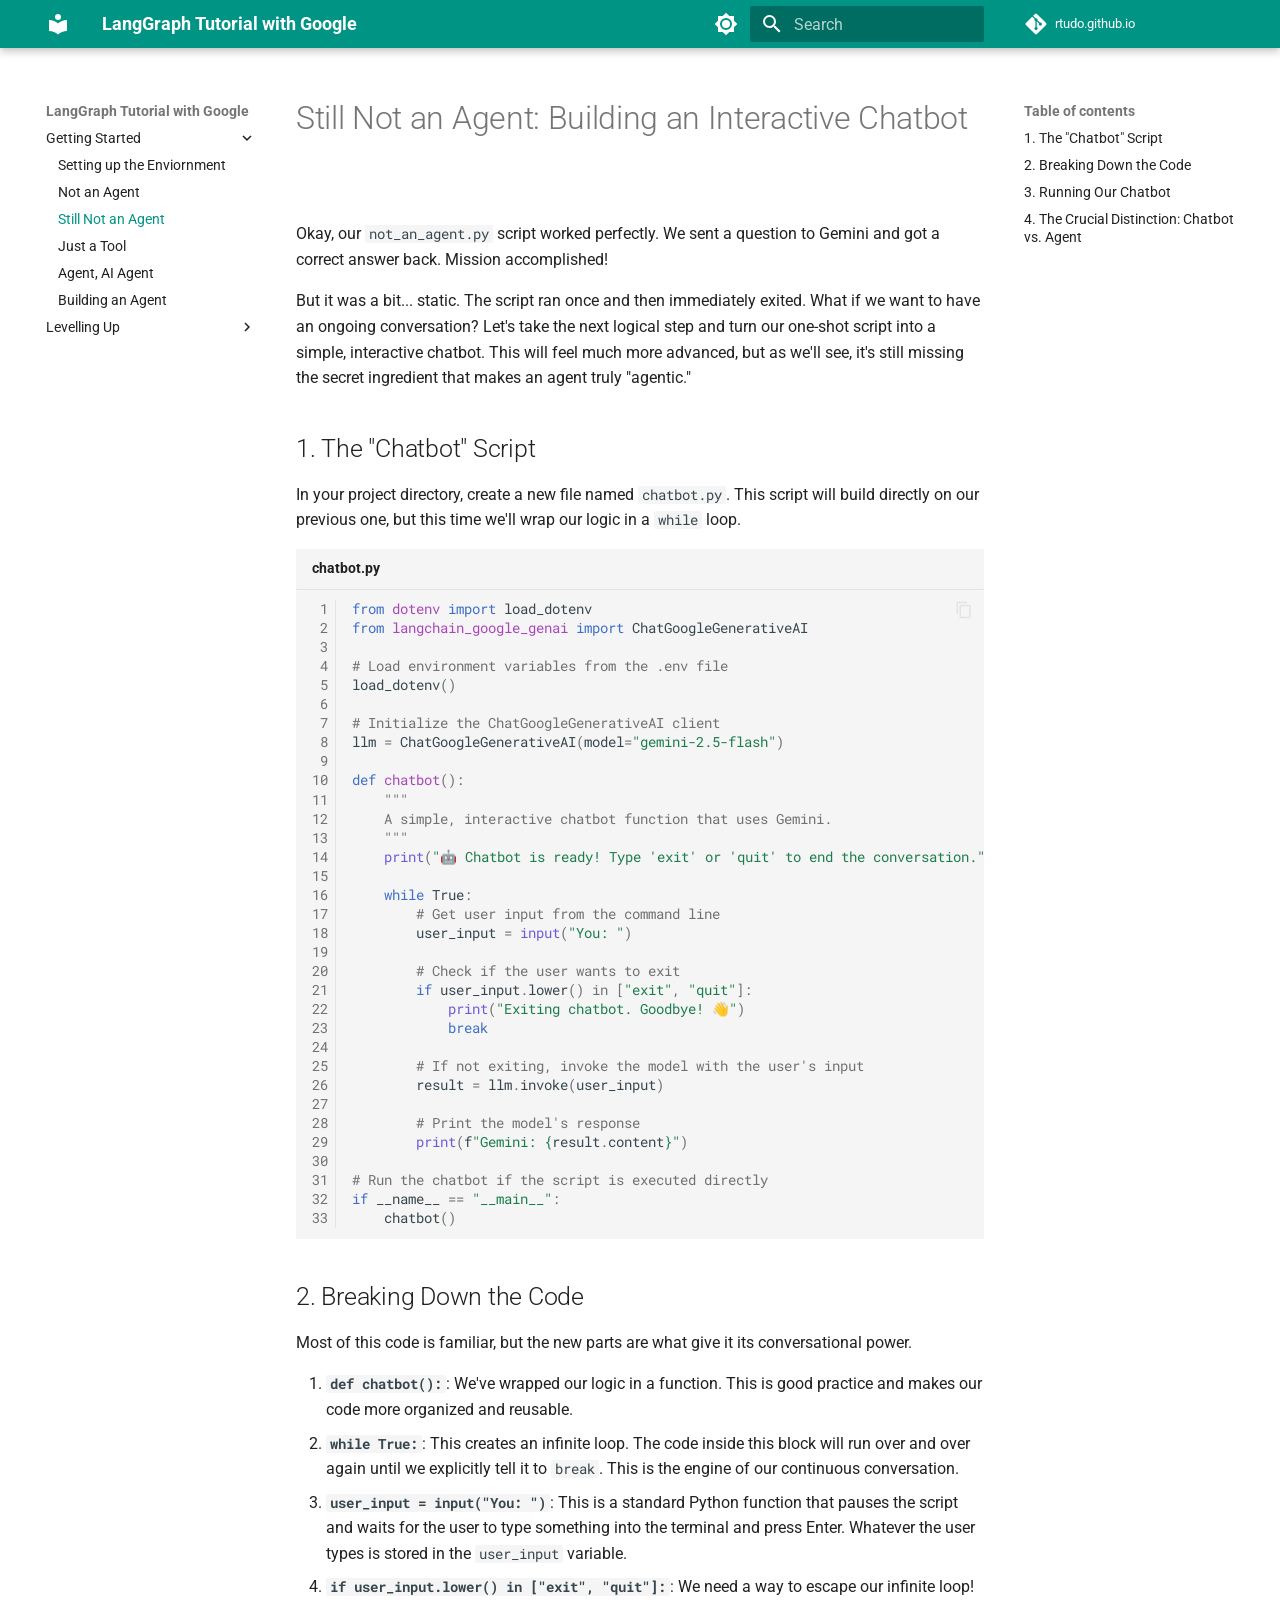
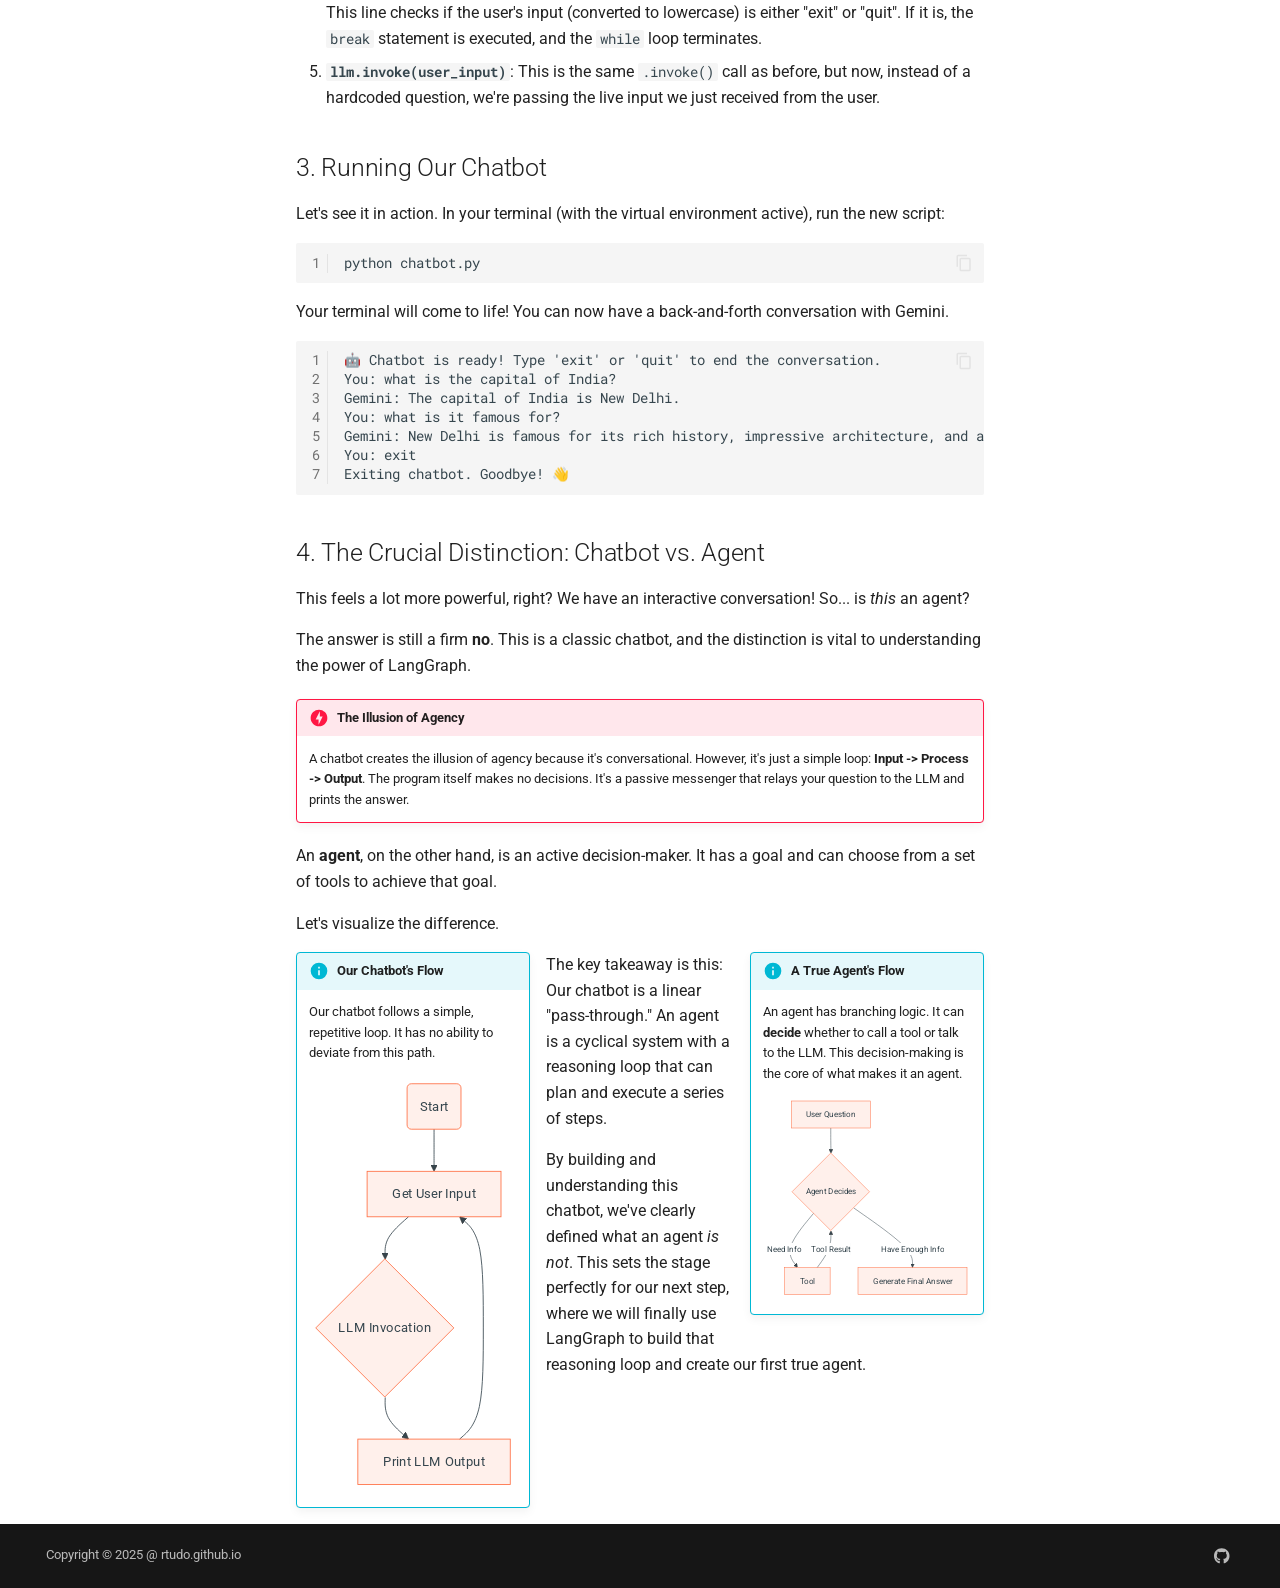
<file: ai/langgraph/still-not-an-agent/index.html>
<!doctype html><html lang=en class=no-js> <head><meta charset=utf-8><meta name=viewport content="width=device-width,initial-scale=1"><meta name=description content="Technical write-ups for building ai agents with Gemini Models. Focus is on working code for langgraph within Google Ecosystem. An Alternative LangGraph Tutorial destination."><link href="https://rtudo.github.io/ai/langgraph/still-not-an-agent/" rel="canonical"><link href=../not-an-agent/ rel=prev><link href=../just-a-tool/ rel=next><link rel=icon href=../../../assets/favicon.png><meta name=generator content="mkdocs-1.6.1, mkdocs-material-9.6.15"><title>Still Not an Agent - LangGraph Tutorial with Google</title><link rel=stylesheet href=../../../assets/stylesheets/main.342714a4.min.css><link rel=stylesheet href=../../../assets/stylesheets/palette.06af60db.min.css><link rel="stylesheet" href="../../../assets/external/fonts.googleapis.com/css.49ea35f2.css"><style>:root{--md-text-font:"Roboto";--md-code-font:"Roboto Mono"}</style><link rel=stylesheet href=../stylesheets/extra.351ec7.min.css><script>__md_scope=new URL("../../..",location),__md_hash=e=>[...e].reduce(((e,_)=>(e<<5)-e+_.charCodeAt(0)),0),__md_get=(e,_=localStorage,t=__md_scope)=>JSON.parse(_.getItem(t.pathname+"."+e)),__md_set=(e,_,t=localStorage,a=__md_scope)=>{try{t.setItem(a.pathname+"."+e,JSON.stringify(_))}catch(e){}}</script><script id=__analytics>function __md_analytics(){function e(){dataLayer.push(arguments)}window.dataLayer=window.dataLayer||[],e("js",new Date),e("config","G-RCP3K9WFF4"),document.addEventListener("DOMContentLoaded",(function(){document.forms.search&&document.forms.search.query.addEventListener("blur",(function(){this.value&&e("event","search",{search_term:this.value})}));document$.subscribe((function(){var t=document.forms.feedback;if(void 0!==t)for(var a of t.querySelectorAll("[type=submit]"))a.addEventListener("click",(function(a){a.preventDefault();var n=document.location.pathname,d=this.getAttribute("data-md-value");e("event","feedback",{page:n,data:d}),t.firstElementChild.disabled=!0;var r=t.querySelector(".md-feedback__note [data-md-value='"+d+"']");r&&(r.hidden=!1)})),t.hidden=!1})),location$.subscribe((function(t){e("config","G-RCP3K9WFF4",{page_path:t.pathname})}))}));var t=document.createElement("script");t.async=!0,t.src="https://www.googletagmanager.com/gtag/js?id=G-RCP3K9WFF4",document.getElementById("__analytics").insertAdjacentElement("afterEnd",t)}</script><script>"undefined"!=typeof __md_analytics&&__md_analytics()</script><meta property=og:type content=website><meta property=og:title content="Still Not an Agent - LangGraph Tutorial with Google"><meta property=og:description content="Technical write-ups for building ai agents with Gemini Models. Focus is on working code for langgraph within Google Ecosystem. An Alternative LangGraph Tutorial destination."><meta property=og:image content=https://rtudo.github.io/assets/images/social/ai/langgraph/still-not-an-agent.png><meta property=og:image:type content=image/png><meta property=og:image:width content=1200><meta property=og:image:height content=630><meta content=https://rtudo.github.io/ai/langgraph/still-not-an-agent/ property=og:url><meta name=twitter:card content=summary_large_image><meta name=twitter:title content="Still Not an Agent - LangGraph Tutorial with Google"><meta name=twitter:description content="Technical write-ups for building ai agents with Gemini Models. Focus is on working code for langgraph within Google Ecosystem. An Alternative LangGraph Tutorial destination."><meta name=twitter:image content=https://rtudo.github.io/assets/images/social/ai/langgraph/still-not-an-agent.png></head> <body dir=ltr data-md-color-scheme=default data-md-color-primary=teal data-md-color-accent=deep-orange> <input class=md-toggle data-md-toggle=drawer type=checkbox id=__drawer autocomplete=off> <input class=md-toggle data-md-toggle=search type=checkbox id=__search autocomplete=off> <label class=md-overlay for=__drawer></label> <div data-md-component=skip> <a href=#still-not-an-agent-building-an-interactive-chatbot class=md-skip> Skip to content </a> </div> <div data-md-component=announce> </div> <header class="md-header md-header--shadow" data-md-component=header> <nav class="md-header__inner md-grid" aria-label=Header> <a href=../../.. title="LangGraph Tutorial with Google" class="md-header__button md-logo" aria-label="LangGraph Tutorial with Google" data-md-component=logo> <svg xmlns=http://www.w3.org/2000/svg viewbox="0 0 24 24"><path d="M12 8a3 3 0 0 0 3-3 3 3 0 0 0-3-3 3 3 0 0 0-3 3 3 3 0 0 0 3 3m0 3.54C9.64 9.35 6.5 8 3 8v11c3.5 0 6.64 1.35 9 3.54 2.36-2.19 5.5-3.54 9-3.54V8c-3.5 0-6.64 1.35-9 3.54"/></svg> </a> <label class="md-header__button md-icon" for=__drawer> <svg xmlns=http://www.w3.org/2000/svg viewbox="0 0 24 24"><path d="M3 6h18v2H3zm0 5h18v2H3zm0 5h18v2H3z"/></svg> </label> <div class=md-header__title data-md-component=header-title> <div class=md-header__ellipsis> <div class=md-header__topic> <span class=md-ellipsis> LangGraph Tutorial with Google </span> </div> <div class=md-header__topic data-md-component=header-topic> <span class=md-ellipsis> Still Not an Agent </span> </div> </div> </div> <form class=md-header__option data-md-component=palette> <input class=md-option data-md-color-media="(prefers-color-scheme: light)" data-md-color-scheme=default data-md-color-primary=teal data-md-color-accent=deep-orange aria-label="Switch to dark mode" type=radio name=__palette id=__palette_0> <label class="md-header__button md-icon" title="Switch to dark mode" for=__palette_1 hidden> <svg xmlns=http://www.w3.org/2000/svg viewbox="0 0 24 24"><path d="M12 8a4 4 0 0 0-4 4 4 4 0 0 0 4 4 4 4 0 0 0 4-4 4 4 0 0 0-4-4m0 10a6 6 0 0 1-6-6 6 6 0 0 1 6-6 6 6 0 0 1 6 6 6 6 0 0 1-6 6m8-9.31V4h-4.69L12 .69 8.69 4H4v4.69L.69 12 4 15.31V20h4.69L12 23.31 15.31 20H20v-4.69L23.31 12z"/></svg> </label> <input class=md-option data-md-color-media="(prefers-color-scheme: dark)" data-md-color-scheme=slate data-md-color-primary=blue-grey data-md-color-accent=lime aria-label="Switch to light mode" type=radio name=__palette id=__palette_1> <label class="md-header__button md-icon" title="Switch to light mode" for=__palette_0 hidden> <svg xmlns=http://www.w3.org/2000/svg viewbox="0 0 24 24"><path d="M12 18c-.89 0-1.74-.2-2.5-.55C11.56 16.5 13 14.42 13 12s-1.44-4.5-3.5-5.45C10.26 6.2 11.11 6 12 6a6 6 0 0 1 6 6 6 6 0 0 1-6 6m8-9.31V4h-4.69L12 .69 8.69 4H4v4.69L.69 12 4 15.31V20h4.69L12 23.31 15.31 20H20v-4.69L23.31 12z"/></svg> </label> </form> <script>var palette=__md_get("__palette");if(palette&&palette.color){if("(prefers-color-scheme)"===palette.color.media){var media=matchMedia("(prefers-color-scheme: light)"),input=document.querySelector(media.matches?"[data-md-color-media='(prefers-color-scheme: light)']":"[data-md-color-media='(prefers-color-scheme: dark)']");palette.color.media=input.getAttribute("data-md-color-media"),palette.color.scheme=input.getAttribute("data-md-color-scheme"),palette.color.primary=input.getAttribute("data-md-color-primary"),palette.color.accent=input.getAttribute("data-md-color-accent")}for(var[key,value]of Object.entries(palette.color))document.body.setAttribute("data-md-color-"+key,value)}</script> <label class="md-header__button md-icon" for=__search> <svg xmlns=http://www.w3.org/2000/svg viewbox="0 0 24 24"><path d="M9.5 3A6.5 6.5 0 0 1 16 9.5c0 1.61-.59 3.09-1.56 4.23l.27.27h.79l5 5-1.5 1.5-5-5v-.79l-.27-.27A6.52 6.52 0 0 1 9.5 16 6.5 6.5 0 0 1 3 9.5 6.5 6.5 0 0 1 9.5 3m0 2C7 5 5 7 5 9.5S7 14 9.5 14 14 12 14 9.5 12 5 9.5 5"/></svg> </label> <div class=md-search data-md-component=search role=dialog> <label class=md-search__overlay for=__search></label> <div class=md-search__inner role=search> <form class=md-search__form name=search> <input type=text class=md-search__input name=query aria-label=Search placeholder=Search autocapitalize=off autocorrect=off autocomplete=off spellcheck=false data-md-component=search-query required> <label class="md-search__icon md-icon" for=__search> <svg xmlns=http://www.w3.org/2000/svg viewbox="0 0 24 24"><path d="M9.5 3A6.5 6.5 0 0 1 16 9.5c0 1.61-.59 3.09-1.56 4.23l.27.27h.79l5 5-1.5 1.5-5-5v-.79l-.27-.27A6.52 6.52 0 0 1 9.5 16 6.5 6.5 0 0 1 3 9.5 6.5 6.5 0 0 1 9.5 3m0 2C7 5 5 7 5 9.5S7 14 9.5 14 14 12 14 9.5 12 5 9.5 5"/></svg> <svg xmlns=http://www.w3.org/2000/svg viewbox="0 0 24 24"><path d="M20 11v2H8l5.5 5.5-1.42 1.42L4.16 12l7.92-7.92L13.5 5.5 8 11z"/></svg> </label> <nav class=md-search__options aria-label=Search> <a href=javascript:void(0) class="md-search__icon md-icon" title=Share aria-label=Share data-clipboard data-clipboard-text data-md-component=search-share tabindex=-1> <svg xmlns=http://www.w3.org/2000/svg viewbox="0 0 24 24"><path d="M18 16.08c-.76 0-1.44.3-1.96.77L8.91 12.7c.05-.23.09-.46.09-.7s-.04-.47-.09-.7l7.05-4.11c.54.5 1.25.81 2.04.81a3 3 0 0 0 3-3 3 3 0 0 0-3-3 3 3 0 0 0-3 3c0 .24.04.47.09.7L8.04 9.81C7.5 9.31 6.79 9 6 9a3 3 0 0 0-3 3 3 3 0 0 0 3 3c.79 0 1.5-.31 2.04-.81l7.12 4.15c-.05.21-.08.43-.08.66 0 1.61 1.31 2.91 2.92 2.91s2.92-1.3 2.92-2.91A2.92 2.92 0 0 0 18 16.08"/></svg> </a> <button type=reset class="md-search__icon md-icon" title=Clear aria-label=Clear tabindex=-1> <svg xmlns=http://www.w3.org/2000/svg viewbox="0 0 24 24"><path d="M19 6.41 17.59 5 12 10.59 6.41 5 5 6.41 10.59 12 5 17.59 6.41 19 12 13.41 17.59 19 19 17.59 13.41 12z"/></svg> </button> </nav> <div class=md-search__suggest data-md-component=search-suggest></div> </form> <div class=md-search__output> <div class=md-search__scrollwrap tabindex=0 data-md-scrollfix> <div class=md-search-result data-md-component=search-result> <div class=md-search-result__meta> Initializing search </div> <ol class=md-search-result__list role=presentation></ol> </div> </div> </div> </div> </div> <div class=md-header__source> <a href="https://github.com/rtudo/rtudo.github.io" title="Go to repository" class="md-source" data-md-component="source"> <div class="md-source__icon md-icon"> <svg xmlns=http://www.w3.org/2000/svg viewbox="0 0 448 512"><!-- Font Awesome Free 6.7.2 by @fontawesome - https://fontawesome.com License - https://fontawesome.com/license/free (Icons: CC BY 4.0, Fonts: SIL OFL 1.1, Code: MIT License) Copyright 2024 Fonticons, Inc.--><path d="M439.55 236.05 244 40.45a28.87 28.87 0 0 0-40.81 0l-40.66 40.63 51.52 51.52c27.06-9.14 52.68 16.77 43.39 43.68l49.66 49.66c34.23-11.8 61.18 31 35.47 56.69-26.49 26.49-70.21-2.87-56-37.34L240.22 199v121.85c25.3 12.54 22.26 41.85 9.08 55a34.34 34.34 0 0 1-48.55 0c-17.57-17.6-11.07-46.91 11.25-56v-123c-20.8-8.51-24.6-30.74-18.64-45L142.57 101 8.45 235.14a28.86 28.86 0 0 0 0 40.81l195.61 195.6a28.86 28.86 0 0 0 40.8 0l194.69-194.69a28.86 28.86 0 0 0 0-40.81"/></svg> </div> <div class=md-source__repository> rtudo.github.io </div> </a> </div> </nav> </header> <div class=md-container data-md-component=container> <main class=md-main data-md-component=main> <div class="md-main__inner md-grid"> <div class="md-sidebar md-sidebar--primary" data-md-component=sidebar data-md-type=navigation> <div class=md-sidebar__scrollwrap> <div class=md-sidebar__inner> <nav class="md-nav md-nav--primary" aria-label=Navigation data-md-level=0> <label class=md-nav__title for=__drawer> <a href=../../.. title="LangGraph Tutorial with Google" class="md-nav__button md-logo" aria-label="LangGraph Tutorial with Google" data-md-component=logo> <svg xmlns=http://www.w3.org/2000/svg viewbox="0 0 24 24"><path d="M12 8a3 3 0 0 0 3-3 3 3 0 0 0-3-3 3 3 0 0 0-3 3 3 3 0 0 0 3 3m0 3.54C9.64 9.35 6.5 8 3 8v11c3.5 0 6.64 1.35 9 3.54 2.36-2.19 5.5-3.54 9-3.54V8c-3.5 0-6.64 1.35-9 3.54"/></svg> </a> LangGraph Tutorial with Google </label> <div class=md-nav__source> <a href="https://github.com/rtudo/rtudo.github.io" title="Go to repository" class="md-source" data-md-component="source"> <div class="md-source__icon md-icon"> <svg xmlns=http://www.w3.org/2000/svg viewbox="0 0 448 512"><!-- Font Awesome Free 6.7.2 by @fontawesome - https://fontawesome.com License - https://fontawesome.com/license/free (Icons: CC BY 4.0, Fonts: SIL OFL 1.1, Code: MIT License) Copyright 2024 Fonticons, Inc.--><path d="M439.55 236.05 244 40.45a28.87 28.87 0 0 0-40.81 0l-40.66 40.63 51.52 51.52c27.06-9.14 52.68 16.77 43.39 43.68l49.66 49.66c34.23-11.8 61.18 31 35.47 56.69-26.49 26.49-70.21-2.87-56-37.34L240.22 199v121.85c25.3 12.54 22.26 41.85 9.08 55a34.34 34.34 0 0 1-48.55 0c-17.57-17.6-11.07-46.91 11.25-56v-123c-20.8-8.51-24.6-30.74-18.64-45L142.57 101 8.45 235.14a28.86 28.86 0 0 0 0 40.81l195.61 195.6a28.86 28.86 0 0 0 40.8 0l194.69-194.69a28.86 28.86 0 0 0 0-40.81"/></svg> </div> <div class=md-source__repository> rtudo.github.io </div> </a> </div> <ul class=md-nav__list data-md-scrollfix> <li class="md-nav__item md-nav__item--active md-nav__item--nested"> <input class="md-nav__toggle md-toggle " type=checkbox id=__nav_1 checked> <div class="md-nav__link md-nav__container"> <a href=../ class="md-nav__link "> <span class=md-ellipsis> Getting Started </span> </a> <label class="md-nav__link " for=__nav_1 id=__nav_1_label tabindex=0> <span class="md-nav__icon md-icon"></span> </label> </div> <nav class=md-nav data-md-level=1 aria-labelledby=__nav_1_label aria-expanded=true> <label class=md-nav__title for=__nav_1> <span class="md-nav__icon md-icon"></span> Getting Started </label> <ul class=md-nav__list data-md-scrollfix> <li class=md-nav__item> <a href=../setup/ class=md-nav__link> <span class=md-ellipsis> Setting up the Enviornment </span> </a> </li> <li class=md-nav__item> <a href=../not-an-agent/ class=md-nav__link> <span class=md-ellipsis> Not an Agent </span> </a> </li> <li class="md-nav__item md-nav__item--active"> <input class="md-nav__toggle md-toggle" type=checkbox id=__toc> <label class="md-nav__link md-nav__link--active" for=__toc> <span class=md-ellipsis> Still Not an Agent </span> <span class="md-nav__icon md-icon"></span> </label> <a href=./ class="md-nav__link md-nav__link--active"> <span class=md-ellipsis> Still Not an Agent </span> </a> <nav class="md-nav md-nav--secondary" aria-label="Table of contents"> <label class=md-nav__title for=__toc> <span class="md-nav__icon md-icon"></span> Table of contents </label> <ul class=md-nav__list data-md-component=toc data-md-scrollfix> <li class=md-nav__item> <a href=#1-the-chatbot-script class=md-nav__link> <span class=md-ellipsis> 1. The "Chatbot" Script </span> </a> </li> <li class=md-nav__item> <a href=#2-breaking-down-the-code class=md-nav__link> <span class=md-ellipsis> 2. Breaking Down the Code </span> </a> </li> <li class=md-nav__item> <a href=#3-running-our-chatbot class=md-nav__link> <span class=md-ellipsis> 3. Running Our Chatbot </span> </a> </li> <li class=md-nav__item> <a href=#4-the-crucial-distinction-chatbot-vs-agent class=md-nav__link> <span class=md-ellipsis> 4. The Crucial Distinction: Chatbot vs. Agent </span> </a> </li> </ul> </nav> </li> <li class=md-nav__item> <a href=../just-a-tool/ class=md-nav__link> <span class=md-ellipsis> Just a Tool </span> </a> </li> <li class=md-nav__item> <a href=../agent-007/ class=md-nav__link> <span class=md-ellipsis> Agent, AI Agent </span> </a> </li> <li class=md-nav__item> <a href=../building-an-agent/ class=md-nav__link> <span class=md-ellipsis> Building an Agent </span> </a> </li> </ul> </nav> </li> <li class="md-nav__item md-nav__item--nested"> <input class="md-nav__toggle md-toggle " type=checkbox id=__nav_2> <label class=md-nav__link for=__nav_2 id=__nav_2_label tabindex=0> <span class=md-ellipsis> Levelling Up </span> <span class="md-nav__icon md-icon"></span> </label> <nav class=md-nav data-md-level=1 aria-labelledby=__nav_2_label aria-expanded=false> <label class=md-nav__title for=__nav_2> <span class="md-nav__icon md-icon"></span> Levelling Up </label> <ul class=md-nav__list data-md-scrollfix> <li class=md-nav__item> <a href=../agent-with-memory/ class=md-nav__link> <span class=md-ellipsis> Agent with Memory </span> </a> </li> <li class=md-nav__item> <a href=../agent-with-human-assistance/ class=md-nav__link> <span class=md-ellipsis> Agent with Human Assistance </span> </a> </li> <li class=md-nav__item> <a href=../advance-state-management/ class=md-nav__link> <span class=md-ellipsis> Advance State Management </span> </a> </li> </ul> </nav> </li> </ul> </nav> </div> </div> </div> <div class="md-sidebar md-sidebar--secondary" data-md-component=sidebar data-md-type=toc> <div class=md-sidebar__scrollwrap> <div class=md-sidebar__inner> <nav class="md-nav md-nav--secondary" aria-label="Table of contents"> <label class=md-nav__title for=__toc> <span class="md-nav__icon md-icon"></span> Table of contents </label> <ul class=md-nav__list data-md-component=toc data-md-scrollfix> <li class=md-nav__item> <a href=#1-the-chatbot-script class=md-nav__link> <span class=md-ellipsis> 1. The "Chatbot" Script </span> </a> </li> <li class=md-nav__item> <a href=#2-breaking-down-the-code class=md-nav__link> <span class=md-ellipsis> 2. Breaking Down the Code </span> </a> </li> <li class=md-nav__item> <a href=#3-running-our-chatbot class=md-nav__link> <span class=md-ellipsis> 3. Running Our Chatbot </span> </a> </li> <li class=md-nav__item> <a href=#4-the-crucial-distinction-chatbot-vs-agent class=md-nav__link> <span class=md-ellipsis> 4. The Crucial Distinction: Chatbot vs. Agent </span> </a> </li> </ul> </nav> </div> </div> </div> <div class=md-content data-md-component=content> <article class="md-content__inner md-typeset"> <h1 id=still-not-an-agent-building-an-interactive-chatbot>Still Not an Agent: Building an Interactive Chatbot<a class=headerlink href=#still-not-an-agent-building-an-interactive-chatbot title="Permanent link">&para;</a></h1> <p>Okay, our <code>not_an_agent.py</code> script worked perfectly. We sent a question to Gemini and got a correct answer back. Mission accomplished!</p> <p>But it was a bit... static. The script ran once and then immediately exited. What if we want to have an ongoing conversation? Let's take the next logical step and turn our one-shot script into a simple, interactive chatbot. This will feel much more advanced, but as we'll see, it's still missing the secret ingredient that makes an agent truly "agentic."</p> <h2 id=1-the-chatbot-script>1. The "Chatbot" Script<a class=headerlink href=#1-the-chatbot-script title="Permanent link">&para;</a></h2> <p>In your project directory, create a new file named <code>chatbot.py</code>. This script will build directly on our previous one, but this time we'll wrap our logic in a <code>while</code> loop.</p> <div class=highlight><table class=highlighttable><tr><th colspan=2 class=filename><span class=filename>chatbot.py</span></th></tr><tr><td class=linenos><div class=linenodiv><pre><span></span><span class=normal><a href=#__codelineno-0-1> 1</a></span>
<span class=normal><a href=#__codelineno-0-2> 2</a></span>
<span class=normal><a href=#__codelineno-0-3> 3</a></span>
<span class=normal><a href=#__codelineno-0-4> 4</a></span>
<span class=normal><a href=#__codelineno-0-5> 5</a></span>
<span class=normal><a href=#__codelineno-0-6> 6</a></span>
<span class=normal><a href=#__codelineno-0-7> 7</a></span>
<span class=normal><a href=#__codelineno-0-8> 8</a></span>
<span class=normal><a href=#__codelineno-0-9> 9</a></span>
<span class=normal><a href=#__codelineno-0-10>10</a></span>
<span class=normal><a href=#__codelineno-0-11>11</a></span>
<span class=normal><a href=#__codelineno-0-12>12</a></span>
<span class=normal><a href=#__codelineno-0-13>13</a></span>
<span class=normal><a href=#__codelineno-0-14>14</a></span>
<span class=normal><a href=#__codelineno-0-15>15</a></span>
<span class=normal><a href=#__codelineno-0-16>16</a></span>
<span class=normal><a href=#__codelineno-0-17>17</a></span>
<span class=normal><a href=#__codelineno-0-18>18</a></span>
<span class=normal><a href=#__codelineno-0-19>19</a></span>
<span class=normal><a href=#__codelineno-0-20>20</a></span>
<span class=normal><a href=#__codelineno-0-21>21</a></span>
<span class=normal><a href=#__codelineno-0-22>22</a></span>
<span class=normal><a href=#__codelineno-0-23>23</a></span>
<span class=normal><a href=#__codelineno-0-24>24</a></span>
<span class=normal><a href=#__codelineno-0-25>25</a></span>
<span class=normal><a href=#__codelineno-0-26>26</a></span>
<span class=normal><a href=#__codelineno-0-27>27</a></span>
<span class=normal><a href=#__codelineno-0-28>28</a></span>
<span class=normal><a href=#__codelineno-0-29>29</a></span>
<span class=normal><a href=#__codelineno-0-30>30</a></span>
<span class=normal><a href=#__codelineno-0-31>31</a></span>
<span class=normal><a href=#__codelineno-0-32>32</a></span>
<span class=normal><a href=#__codelineno-0-33>33</a></span></pre></div></td><td class=code><div><pre><span></span><code><a id=__codelineno-0-1 name=__codelineno-0-1></a><span class=kn>from</span><span class=w> </span><span class=nn>dotenv</span><span class=w> </span><span class=kn>import</span> <span class=n>load_dotenv</span>
<a id=__codelineno-0-2 name=__codelineno-0-2></a><span class=kn>from</span><span class=w> </span><span class=nn>langchain_google_genai</span><span class=w> </span><span class=kn>import</span> <span class=n>ChatGoogleGenerativeAI</span>
<a id=__codelineno-0-3 name=__codelineno-0-3></a>
<a id=__codelineno-0-4 name=__codelineno-0-4></a><span class=c1># Load environment variables from the .env file</span>
<a id=__codelineno-0-5 name=__codelineno-0-5></a><span class=n>load_dotenv</span><span class=p>()</span>
<a id=__codelineno-0-6 name=__codelineno-0-6></a>
<a id=__codelineno-0-7 name=__codelineno-0-7></a><span class=c1># Initialize the ChatGoogleGenerativeAI client</span>
<a id=__codelineno-0-8 name=__codelineno-0-8></a><span class=n>llm</span> <span class=o>=</span> <span class=n>ChatGoogleGenerativeAI</span><span class=p>(</span><span class=n>model</span><span class=o>=</span><span class=s2>&quot;gemini-2.5-flash&quot;</span><span class=p>)</span>
<a id=__codelineno-0-9 name=__codelineno-0-9></a>
<a id=__codelineno-0-10 name=__codelineno-0-10></a><span class=k>def</span><span class=w> </span><span class=nf>chatbot</span><span class=p>():</span>
<a id=__codelineno-0-11 name=__codelineno-0-11></a><span class=w>    </span><span class=sd>&quot;&quot;&quot;</span>
<a id=__codelineno-0-12 name=__codelineno-0-12></a><span class=sd>    A simple, interactive chatbot function that uses Gemini.</span>
<a id=__codelineno-0-13 name=__codelineno-0-13></a><span class=sd>    &quot;&quot;&quot;</span>
<a id=__codelineno-0-14 name=__codelineno-0-14></a>    <span class=nb>print</span><span class=p>(</span><span class=s2>&quot;🤖 Chatbot is ready! Type &#39;exit&#39; or &#39;quit&#39; to end the conversation.&quot;</span><span class=p>)</span>
<a id=__codelineno-0-15 name=__codelineno-0-15></a>
<a id=__codelineno-0-16 name=__codelineno-0-16></a>    <span class=k>while</span> <span class=kc>True</span><span class=p>:</span>
<a id=__codelineno-0-17 name=__codelineno-0-17></a>        <span class=c1># Get user input from the command line</span>
<a id=__codelineno-0-18 name=__codelineno-0-18></a>        <span class=n>user_input</span> <span class=o>=</span> <span class=nb>input</span><span class=p>(</span><span class=s2>&quot;You: &quot;</span><span class=p>)</span>
<a id=__codelineno-0-19 name=__codelineno-0-19></a>
<a id=__codelineno-0-20 name=__codelineno-0-20></a>        <span class=c1># Check if the user wants to exit</span>
<a id=__codelineno-0-21 name=__codelineno-0-21></a>        <span class=k>if</span> <span class=n>user_input</span><span class=o>.</span><span class=n>lower</span><span class=p>()</span> <span class=ow>in</span> <span class=p>[</span><span class=s2>&quot;exit&quot;</span><span class=p>,</span> <span class=s2>&quot;quit&quot;</span><span class=p>]:</span>
<a id=__codelineno-0-22 name=__codelineno-0-22></a>            <span class=nb>print</span><span class=p>(</span><span class=s2>&quot;Exiting chatbot. Goodbye! 👋&quot;</span><span class=p>)</span>
<a id=__codelineno-0-23 name=__codelineno-0-23></a>            <span class=k>break</span>
<a id=__codelineno-0-24 name=__codelineno-0-24></a>
<a id=__codelineno-0-25 name=__codelineno-0-25></a>        <span class=c1># If not exiting, invoke the model with the user&#39;s input</span>
<a id=__codelineno-0-26 name=__codelineno-0-26></a>        <span class=n>result</span> <span class=o>=</span> <span class=n>llm</span><span class=o>.</span><span class=n>invoke</span><span class=p>(</span><span class=n>user_input</span><span class=p>)</span>
<a id=__codelineno-0-27 name=__codelineno-0-27></a>
<a id=__codelineno-0-28 name=__codelineno-0-28></a>        <span class=c1># Print the model&#39;s response</span>
<a id=__codelineno-0-29 name=__codelineno-0-29></a>        <span class=nb>print</span><span class=p>(</span><span class=sa>f</span><span class=s2>&quot;Gemini: </span><span class=si>{</span><span class=n>result</span><span class=o>.</span><span class=n>content</span><span class=si>}</span><span class=s2>&quot;</span><span class=p>)</span>
<a id=__codelineno-0-30 name=__codelineno-0-30></a>
<a id=__codelineno-0-31 name=__codelineno-0-31></a><span class=c1># Run the chatbot if the script is executed directly</span>
<a id=__codelineno-0-32 name=__codelineno-0-32></a><span class=k>if</span> <span class=vm>__name__</span> <span class=o>==</span> <span class=s2>&quot;__main__&quot;</span><span class=p>:</span>
<a id=__codelineno-0-33 name=__codelineno-0-33></a>    <span class=n>chatbot</span><span class=p>()</span>
</code></pre></div></td></tr></table></div> <h2 id=2-breaking-down-the-code>2. Breaking Down the Code<a class=headerlink href=#2-breaking-down-the-code title="Permanent link">&para;</a></h2> <p>Most of this code is familiar, but the new parts are what give it its conversational power.</p> <ol> <li><strong><code>def chatbot():</code></strong>: We've wrapped our logic in a function. This is good practice and makes our code more organized and reusable.</li> <li><strong><code>while True:</code></strong>: This creates an infinite loop. The code inside this block will run over and over again until we explicitly tell it to <code>break</code>. This is the engine of our continuous conversation.</li> <li><strong><code>user_input = input("You: ")</code></strong>: This is a standard Python function that pauses the script and waits for the user to type something into the terminal and press Enter. Whatever the user types is stored in the <code>user_input</code> variable.</li> <li><strong><code>if user_input.lower() in ["exit", "quit"]:</code></strong>: We need a way to escape our infinite loop! This line checks if the user's input (converted to lowercase) is either "exit" or "quit". If it is, the <code>break</code> statement is executed, and the <code>while</code> loop terminates.</li> <li><strong><code>llm.invoke(user_input)</code></strong>: This is the same <code>.invoke()</code> call as before, but now, instead of a hardcoded question, we're passing the live input we just received from the user.</li> </ol> <h2 id=3-running-our-chatbot>3. Running Our Chatbot<a class=headerlink href=#3-running-our-chatbot title="Permanent link">&para;</a></h2> <p>Let's see it in action. In your terminal (with the virtual environment active), run the new script:</p> <div class=highlight><table class=highlighttable><tr><td class=linenos><div class=linenodiv><pre><span></span><span class=normal><a href=#__codelineno-1-1>1</a></span></pre></div></td><td class=code><div><pre><span></span><code><a id=__codelineno-1-1 name=__codelineno-1-1></a>python<span class=w> </span>chatbot.py
</code></pre></div></td></tr></table></div> <p>Your terminal will come to life! You can now have a back-and-forth conversation with Gemini.</p> <div class=highlight><table class=highlighttable><tr><td class=linenos><div class=linenodiv><pre><span></span><span class=normal><a href=#__codelineno-2-1>1</a></span>
<span class=normal><a href=#__codelineno-2-2>2</a></span>
<span class=normal><a href=#__codelineno-2-3>3</a></span>
<span class=normal><a href=#__codelineno-2-4>4</a></span>
<span class=normal><a href=#__codelineno-2-5>5</a></span>
<span class=normal><a href=#__codelineno-2-6>6</a></span>
<span class=normal><a href=#__codelineno-2-7>7</a></span></pre></div></td><td class=code><div><pre><span></span><code><a id=__codelineno-2-1 name=__codelineno-2-1></a>🤖 Chatbot is ready! Type &#39;exit&#39; or &#39;quit&#39; to end the conversation.
<a id=__codelineno-2-2 name=__codelineno-2-2></a>You: what is the capital of India?
<a id=__codelineno-2-3 name=__codelineno-2-3></a>Gemini: The capital of India is New Delhi.
<a id=__codelineno-2-4 name=__codelineno-2-4></a>You: what is it famous for?
<a id=__codelineno-2-5 name=__codelineno-2-5></a>Gemini: New Delhi is famous for its rich history, impressive architecture, and as the political hub of India... (and so on)
<a id=__codelineno-2-6 name=__codelineno-2-6></a>You: exit
<a id=__codelineno-2-7 name=__codelineno-2-7></a>Exiting chatbot. Goodbye! 👋
</code></pre></div></td></tr></table></div> <h2 id=4-the-crucial-distinction-chatbot-vs-agent>4. The Crucial Distinction: Chatbot vs. Agent<a class=headerlink href=#4-the-crucial-distinction-chatbot-vs-agent title="Permanent link">&para;</a></h2> <p>This feels a lot more powerful, right? We have an interactive conversation! So... is <em>this</em> an agent?</p> <p>The answer is still a firm <strong>no</strong>. This is a classic chatbot, and the distinction is vital to understanding the power of LangGraph.</p> <div class="admonition danger"> <p class=admonition-title>The Illusion of Agency</p> <p>A chatbot creates the illusion of agency because it's conversational. However, it's just a simple loop: <strong>Input -&gt; Process -&gt; Output</strong>. The program itself makes no decisions. It's a passive messenger that relays your question to the LLM and prints the answer.</p> </div> <p>An <strong>agent</strong>, on the other hand, is an active decision-maker. It has a goal and can choose from a set of tools to achieve that goal.</p> <p>Let's visualize the difference.</p> <div class="admonition info inline"> <p class=admonition-title>Our Chatbot's Flow</p> <p>Our chatbot follows a simple, repetitive loop. It has no ability to deviate from this path. <pre class=mermaid><code>graph TD
    A(Start) --&gt; B[Get User Input];
    B --&gt; C{LLM Invocation};
    C --&gt; D[Print LLM Output];
    D --&gt; B;</code></pre></p> </div> <div class="admonition info inline end"> <p class=admonition-title>A True Agent's Flow</p> <p>An agent has branching logic. It can <strong>decide</strong> whether to call a tool or talk to the LLM. This decision-making is the core of what makes it an agent. <pre class=mermaid><code>graph TD
    A[User Question] --&gt; B{Agent Decides};
    B -- "Need Info" --&gt; C[Tool];
    C -- "Tool Result" --&gt; B;
    B -- "Have Enough Info" --&gt; D[Generate Final Answer];</code></pre></p> </div> <p>The key takeaway is this: Our chatbot is a linear "pass-through." An agent is a cyclical system with a reasoning loop that can plan and execute a series of steps.</p> <p>By building and understanding this chatbot, we've clearly defined what an agent <em>is not</em>. This sets the stage perfectly for our next step, where we will finally use LangGraph to build that reasoning loop and create our first true agent.</p> </article> </div> <script>var tabs=__md_get("__tabs");if(Array.isArray(tabs))e:for(var set of document.querySelectorAll(".tabbed-set")){var labels=set.querySelector(".tabbed-labels");for(var tab of tabs)for(var label of labels.getElementsByTagName("label"))if(label.innerText.trim()===tab){var input=document.getElementById(label.htmlFor);input.checked=!0;continue e}}</script> <script>var target=document.getElementById(location.hash.slice(1));target&&target.name&&(target.checked=target.name.startsWith("__tabbed_"))</script> </div> <button type=button class="md-top md-icon" data-md-component=top hidden> <svg xmlns=http://www.w3.org/2000/svg viewbox="0 0 24 24"><path d="M13 20h-2V8l-5.5 5.5-1.42-1.42L12 4.16l7.92 7.92-1.42 1.42L13 8z"/></svg> Back to top </button> </main> <footer class=md-footer> <div class="md-footer-meta md-typeset"> <div class="md-footer-meta__inner md-grid"> <div class=md-copyright> <div class=md-copyright__highlight> Copyright &copy; 2025 @ rtudo.github.io </div> </div> <div class=md-social> <a href="https://github.com/rtudo/rtudo.github.io" target="_blank" rel="noopener" title="GitHub" class="md-social__link"> <svg xmlns=http://www.w3.org/2000/svg viewbox="0 0 496 512"><!-- Font Awesome Free 6.7.2 by @fontawesome - https://fontawesome.com License - https://fontawesome.com/license/free (Icons: CC BY 4.0, Fonts: SIL OFL 1.1, Code: MIT License) Copyright 2024 Fonticons, Inc.--><path d="M165.9 397.4c0 2-2.3 3.6-5.2 3.6-3.3.3-5.6-1.3-5.6-3.6 0-2 2.3-3.6 5.2-3.6 3-.3 5.6 1.3 5.6 3.6m-31.1-4.5c-.7 2 1.3 4.3 4.3 4.9 2.6 1 5.6 0 6.2-2s-1.3-4.3-4.3-5.2c-2.6-.7-5.5.3-6.2 2.3m44.2-1.7c-2.9.7-4.9 2.6-4.6 4.9.3 2 2.9 3.3 5.9 2.6 2.9-.7 4.9-2.6 4.6-4.6-.3-1.9-3-3.2-5.9-2.9M244.8 8C106.1 8 0 113.3 0 252c0 110.9 69.8 205.8 169.5 239.2 12.8 2.3 17.3-5.6 17.3-12.1 0-6.2-.3-40.4-.3-61.4 0 0-70 15-84.7-29.8 0 0-11.4-29.1-27.8-36.6 0 0-22.9-15.7 1.6-15.4 0 0 24.9 2 38.6 25.8 21.9 38.6 58.6 27.5 72.9 20.9 2.3-16 8.8-27.1 16-33.7-55.9-6.2-112.3-14.3-112.3-110.5 0-27.5 7.6-41.3 23.6-58.9-2.6-6.5-11.1-33.3 2.6-67.9 20.9-6.5 69 27 69 27 20-5.6 41.5-8.5 62.8-8.5s42.8 2.9 62.8 8.5c0 0 48.1-33.6 69-27 13.7 34.7 5.2 61.4 2.6 67.9 16 17.7 25.8 31.5 25.8 58.9 0 96.5-58.9 104.2-114.8 110.5 9.2 7.9 17 22.9 17 46.4 0 33.7-.3 75.4-.3 83.6 0 6.5 4.6 14.4 17.3 12.1C428.2 457.8 496 362.9 496 252 496 113.3 383.5 8 244.8 8M97.2 352.9c-1.3 1-1 3.3.7 5.2 1.6 1.6 3.9 2.3 5.2 1 1.3-1 1-3.3-.7-5.2-1.6-1.6-3.9-2.3-5.2-1m-10.8-8.1c-.7 1.3.3 2.9 2.3 3.9 1.6 1 3.6.7 4.3-.7.7-1.3-.3-2.9-2.3-3.9-2-.6-3.6-.3-4.3.7m32.4 35.6c-1.6 1.3-1 4.3 1.3 6.2 2.3 2.3 5.2 2.6 6.5 1 1.3-1.3.7-4.3-1.3-6.2-2.2-2.3-5.2-2.6-6.5-1m-11.4-14.7c-1.6 1-1.6 3.6 0 5.9s4.3 3.3 5.6 2.3c1.6-1.3 1.6-3.9 0-6.2-1.4-2.3-4-3.3-5.6-2"/></svg> </a> </div> </div> </div> </footer> </div> <div class=md-dialog data-md-component=dialog> <div class="md-dialog__inner md-typeset"></div> </div> <script id=__config type=application/json>{"base": "../../..", "features": ["navigation.indexes", "content.code.copy", "content.code.annotate", "content.tabs.link", "header.autohide", "search.highlight", "search.suggest", "search.share", "sticky.tabs", "content.tooltips", "navigation.top", "navigation.tracking", "toc.follow"], "search": "../../../assets/javascripts/workers/search.d50fe291.min.js", "tags": null, "translations": {"clipboard.copied": "Copied to clipboard", "clipboard.copy": "Copy to clipboard", "search.result.more.one": "1 more on this page", "search.result.more.other": "# more on this page", "search.result.none": "No matching documents", "search.result.one": "1 matching document", "search.result.other": "# matching documents", "search.result.placeholder": "Type to start searching", "search.result.term.missing": "Missing", "select.version": "Select version"}, "version": null}</script> <script src=../../../assets/javascripts/bundle.56ea9cef.min.js></script> <script src=../js/tooltip.190725.min.js></script> </body> </html>
</file>
<file: assets/external/fonts.googleapis.com/css.49ea35f2.css>
/* cyrillic-ext */
@font-face {
  font-family: 'Roboto';
  font-style: italic;
  font-weight: 300;
  font-stretch: 100%;
  font-display: fallback;
  src: url(../fonts.gstatic.com/s/roboto/v48/KFO5CnqEu92Fr1Mu53ZEC9_Vu3r1gIhOszmkC3kaWzU.woff2) format('woff2');
  unicode-range: U+0460-052F, U+1C80-1C8A, U+20B4, U+2DE0-2DFF, U+A640-A69F, U+FE2E-FE2F;
}
/* cyrillic */
@font-face {
  font-family: 'Roboto';
  font-style: italic;
  font-weight: 300;
  font-stretch: 100%;
  font-display: fallback;
  src: url(../fonts.gstatic.com/s/roboto/v48/KFO5CnqEu92Fr1Mu53ZEC9_Vu3r1gIhOszmkAnkaWzU.woff2) format('woff2');
  unicode-range: U+0301, U+0400-045F, U+0490-0491, U+04B0-04B1, U+2116;
}
/* greek-ext */
@font-face {
  font-family: 'Roboto';
  font-style: italic;
  font-weight: 300;
  font-stretch: 100%;
  font-display: fallback;
  src: url(../fonts.gstatic.com/s/roboto/v48/KFO5CnqEu92Fr1Mu53ZEC9_Vu3r1gIhOszmkCnkaWzU.woff2) format('woff2');
  unicode-range: U+1F00-1FFF;
}
/* greek */
@font-face {
  font-family: 'Roboto';
  font-style: italic;
  font-weight: 300;
  font-stretch: 100%;
  font-display: fallback;
  src: url(../fonts.gstatic.com/s/roboto/v48/KFO5CnqEu92Fr1Mu53ZEC9_Vu3r1gIhOszmkBXkaWzU.woff2) format('woff2');
  unicode-range: U+0370-0377, U+037A-037F, U+0384-038A, U+038C, U+038E-03A1, U+03A3-03FF;
}
/* math */
@font-face {
  font-family: 'Roboto';
  font-style: italic;
  font-weight: 300;
  font-stretch: 100%;
  font-display: fallback;
  src: url(../fonts.gstatic.com/s/roboto/v48/KFO5CnqEu92Fr1Mu53ZEC9_Vu3r1gIhOszmkenkaWzU.woff2) format('woff2');
  unicode-range: U+0302-0303, U+0305, U+0307-0308, U+0310, U+0312, U+0315, U+031A, U+0326-0327, U+032C, U+032F-0330, U+0332-0333, U+0338, U+033A, U+0346, U+034D, U+0391-03A1, U+03A3-03A9, U+03B1-03C9, U+03D1, U+03D5-03D6, U+03F0-03F1, U+03F4-03F5, U+2016-2017, U+2034-2038, U+203C, U+2040, U+2043, U+2047, U+2050, U+2057, U+205F, U+2070-2071, U+2074-208E, U+2090-209C, U+20D0-20DC, U+20E1, U+20E5-20EF, U+2100-2112, U+2114-2115, U+2117-2121, U+2123-214F, U+2190, U+2192, U+2194-21AE, U+21B0-21E5, U+21F1-21F2, U+21F4-2211, U+2213-2214, U+2216-22FF, U+2308-230B, U+2310, U+2319, U+231C-2321, U+2336-237A, U+237C, U+2395, U+239B-23B7, U+23D0, U+23DC-23E1, U+2474-2475, U+25AF, U+25B3, U+25B7, U+25BD, U+25C1, U+25CA, U+25CC, U+25FB, U+266D-266F, U+27C0-27FF, U+2900-2AFF, U+2B0E-2B11, U+2B30-2B4C, U+2BFE, U+3030, U+FF5B, U+FF5D, U+1D400-1D7FF, U+1EE00-1EEFF;
}
/* symbols */
@font-face {
  font-family: 'Roboto';
  font-style: italic;
  font-weight: 300;
  font-stretch: 100%;
  font-display: fallback;
  src: url(../fonts.gstatic.com/s/roboto/v48/KFO5CnqEu92Fr1Mu53ZEC9_Vu3r1gIhOszmkaHkaWzU.woff2) format('woff2');
  unicode-range: U+0001-000C, U+000E-001F, U+007F-009F, U+20DD-20E0, U+20E2-20E4, U+2150-218F, U+2190, U+2192, U+2194-2199, U+21AF, U+21E6-21F0, U+21F3, U+2218-2219, U+2299, U+22C4-22C6, U+2300-243F, U+2440-244A, U+2460-24FF, U+25A0-27BF, U+2800-28FF, U+2921-2922, U+2981, U+29BF, U+29EB, U+2B00-2BFF, U+4DC0-4DFF, U+FFF9-FFFB, U+10140-1018E, U+10190-1019C, U+101A0, U+101D0-101FD, U+102E0-102FB, U+10E60-10E7E, U+1D2C0-1D2D3, U+1D2E0-1D37F, U+1F000-1F0FF, U+1F100-1F1AD, U+1F1E6-1F1FF, U+1F30D-1F30F, U+1F315, U+1F31C, U+1F31E, U+1F320-1F32C, U+1F336, U+1F378, U+1F37D, U+1F382, U+1F393-1F39F, U+1F3A7-1F3A8, U+1F3AC-1F3AF, U+1F3C2, U+1F3C4-1F3C6, U+1F3CA-1F3CE, U+1F3D4-1F3E0, U+1F3ED, U+1F3F1-1F3F3, U+1F3F5-1F3F7, U+1F408, U+1F415, U+1F41F, U+1F426, U+1F43F, U+1F441-1F442, U+1F444, U+1F446-1F449, U+1F44C-1F44E, U+1F453, U+1F46A, U+1F47D, U+1F4A3, U+1F4B0, U+1F4B3, U+1F4B9, U+1F4BB, U+1F4BF, U+1F4C8-1F4CB, U+1F4D6, U+1F4DA, U+1F4DF, U+1F4E3-1F4E6, U+1F4EA-1F4ED, U+1F4F7, U+1F4F9-1F4FB, U+1F4FD-1F4FE, U+1F503, U+1F507-1F50B, U+1F50D, U+1F512-1F513, U+1F53E-1F54A, U+1F54F-1F5FA, U+1F610, U+1F650-1F67F, U+1F687, U+1F68D, U+1F691, U+1F694, U+1F698, U+1F6AD, U+1F6B2, U+1F6B9-1F6BA, U+1F6BC, U+1F6C6-1F6CF, U+1F6D3-1F6D7, U+1F6E0-1F6EA, U+1F6F0-1F6F3, U+1F6F7-1F6FC, U+1F700-1F7FF, U+1F800-1F80B, U+1F810-1F847, U+1F850-1F859, U+1F860-1F887, U+1F890-1F8AD, U+1F8B0-1F8BB, U+1F8C0-1F8C1, U+1F900-1F90B, U+1F93B, U+1F946, U+1F984, U+1F996, U+1F9E9, U+1FA00-1FA6F, U+1FA70-1FA7C, U+1FA80-1FA89, U+1FA8F-1FAC6, U+1FACE-1FADC, U+1FADF-1FAE9, U+1FAF0-1FAF8, U+1FB00-1FBFF;
}
/* vietnamese */
@font-face {
  font-family: 'Roboto';
  font-style: italic;
  font-weight: 300;
  font-stretch: 100%;
  font-display: fallback;
  src: url(../fonts.gstatic.com/s/roboto/v48/KFO5CnqEu92Fr1Mu53ZEC9_Vu3r1gIhOszmkCXkaWzU.woff2) format('woff2');
  unicode-range: U+0102-0103, U+0110-0111, U+0128-0129, U+0168-0169, U+01A0-01A1, U+01AF-01B0, U+0300-0301, U+0303-0304, U+0308-0309, U+0323, U+0329, U+1EA0-1EF9, U+20AB;
}
/* latin-ext */
@font-face {
  font-family: 'Roboto';
  font-style: italic;
  font-weight: 300;
  font-stretch: 100%;
  font-display: fallback;
  src: url(../fonts.gstatic.com/s/roboto/v48/KFO5CnqEu92Fr1Mu53ZEC9_Vu3r1gIhOszmkCHkaWzU.woff2) format('woff2');
  unicode-range: U+0100-02BA, U+02BD-02C5, U+02C7-02CC, U+02CE-02D7, U+02DD-02FF, U+0304, U+0308, U+0329, U+1D00-1DBF, U+1E00-1E9F, U+1EF2-1EFF, U+2020, U+20A0-20AB, U+20AD-20C0, U+2113, U+2C60-2C7F, U+A720-A7FF;
}
/* latin */
@font-face {
  font-family: 'Roboto';
  font-style: italic;
  font-weight: 300;
  font-stretch: 100%;
  font-display: fallback;
  src: url(../fonts.gstatic.com/s/roboto/v48/KFO5CnqEu92Fr1Mu53ZEC9_Vu3r1gIhOszmkBnka.woff2) format('woff2');
  unicode-range: U+0000-00FF, U+0131, U+0152-0153, U+02BB-02BC, U+02C6, U+02DA, U+02DC, U+0304, U+0308, U+0329, U+2000-206F, U+20AC, U+2122, U+2191, U+2193, U+2212, U+2215, U+FEFF, U+FFFD;
}
/* cyrillic-ext */
@font-face {
  font-family: 'Roboto';
  font-style: italic;
  font-weight: 400;
  font-stretch: 100%;
  font-display: fallback;
  src: url(../fonts.gstatic.com/s/roboto/v48/KFO5CnqEu92Fr1Mu53ZEC9_Vu3r1gIhOszmkC3kaWzU.woff2) format('woff2');
  unicode-range: U+0460-052F, U+1C80-1C8A, U+20B4, U+2DE0-2DFF, U+A640-A69F, U+FE2E-FE2F;
}
/* cyrillic */
@font-face {
  font-family: 'Roboto';
  font-style: italic;
  font-weight: 400;
  font-stretch: 100%;
  font-display: fallback;
  src: url(../fonts.gstatic.com/s/roboto/v48/KFO5CnqEu92Fr1Mu53ZEC9_Vu3r1gIhOszmkAnkaWzU.woff2) format('woff2');
  unicode-range: U+0301, U+0400-045F, U+0490-0491, U+04B0-04B1, U+2116;
}
/* greek-ext */
@font-face {
  font-family: 'Roboto';
  font-style: italic;
  font-weight: 400;
  font-stretch: 100%;
  font-display: fallback;
  src: url(../fonts.gstatic.com/s/roboto/v48/KFO5CnqEu92Fr1Mu53ZEC9_Vu3r1gIhOszmkCnkaWzU.woff2) format('woff2');
  unicode-range: U+1F00-1FFF;
}
/* greek */
@font-face {
  font-family: 'Roboto';
  font-style: italic;
  font-weight: 400;
  font-stretch: 100%;
  font-display: fallback;
  src: url(../fonts.gstatic.com/s/roboto/v48/KFO5CnqEu92Fr1Mu53ZEC9_Vu3r1gIhOszmkBXkaWzU.woff2) format('woff2');
  unicode-range: U+0370-0377, U+037A-037F, U+0384-038A, U+038C, U+038E-03A1, U+03A3-03FF;
}
/* math */
@font-face {
  font-family: 'Roboto';
  font-style: italic;
  font-weight: 400;
  font-stretch: 100%;
  font-display: fallback;
  src: url(../fonts.gstatic.com/s/roboto/v48/KFO5CnqEu92Fr1Mu53ZEC9_Vu3r1gIhOszmkenkaWzU.woff2) format('woff2');
  unicode-range: U+0302-0303, U+0305, U+0307-0308, U+0310, U+0312, U+0315, U+031A, U+0326-0327, U+032C, U+032F-0330, U+0332-0333, U+0338, U+033A, U+0346, U+034D, U+0391-03A1, U+03A3-03A9, U+03B1-03C9, U+03D1, U+03D5-03D6, U+03F0-03F1, U+03F4-03F5, U+2016-2017, U+2034-2038, U+203C, U+2040, U+2043, U+2047, U+2050, U+2057, U+205F, U+2070-2071, U+2074-208E, U+2090-209C, U+20D0-20DC, U+20E1, U+20E5-20EF, U+2100-2112, U+2114-2115, U+2117-2121, U+2123-214F, U+2190, U+2192, U+2194-21AE, U+21B0-21E5, U+21F1-21F2, U+21F4-2211, U+2213-2214, U+2216-22FF, U+2308-230B, U+2310, U+2319, U+231C-2321, U+2336-237A, U+237C, U+2395, U+239B-23B7, U+23D0, U+23DC-23E1, U+2474-2475, U+25AF, U+25B3, U+25B7, U+25BD, U+25C1, U+25CA, U+25CC, U+25FB, U+266D-266F, U+27C0-27FF, U+2900-2AFF, U+2B0E-2B11, U+2B30-2B4C, U+2BFE, U+3030, U+FF5B, U+FF5D, U+1D400-1D7FF, U+1EE00-1EEFF;
}
/* symbols */
@font-face {
  font-family: 'Roboto';
  font-style: italic;
  font-weight: 400;
  font-stretch: 100%;
  font-display: fallback;
  src: url(../fonts.gstatic.com/s/roboto/v48/KFO5CnqEu92Fr1Mu53ZEC9_Vu3r1gIhOszmkaHkaWzU.woff2) format('woff2');
  unicode-range: U+0001-000C, U+000E-001F, U+007F-009F, U+20DD-20E0, U+20E2-20E4, U+2150-218F, U+2190, U+2192, U+2194-2199, U+21AF, U+21E6-21F0, U+21F3, U+2218-2219, U+2299, U+22C4-22C6, U+2300-243F, U+2440-244A, U+2460-24FF, U+25A0-27BF, U+2800-28FF, U+2921-2922, U+2981, U+29BF, U+29EB, U+2B00-2BFF, U+4DC0-4DFF, U+FFF9-FFFB, U+10140-1018E, U+10190-1019C, U+101A0, U+101D0-101FD, U+102E0-102FB, U+10E60-10E7E, U+1D2C0-1D2D3, U+1D2E0-1D37F, U+1F000-1F0FF, U+1F100-1F1AD, U+1F1E6-1F1FF, U+1F30D-1F30F, U+1F315, U+1F31C, U+1F31E, U+1F320-1F32C, U+1F336, U+1F378, U+1F37D, U+1F382, U+1F393-1F39F, U+1F3A7-1F3A8, U+1F3AC-1F3AF, U+1F3C2, U+1F3C4-1F3C6, U+1F3CA-1F3CE, U+1F3D4-1F3E0, U+1F3ED, U+1F3F1-1F3F3, U+1F3F5-1F3F7, U+1F408, U+1F415, U+1F41F, U+1F426, U+1F43F, U+1F441-1F442, U+1F444, U+1F446-1F449, U+1F44C-1F44E, U+1F453, U+1F46A, U+1F47D, U+1F4A3, U+1F4B0, U+1F4B3, U+1F4B9, U+1F4BB, U+1F4BF, U+1F4C8-1F4CB, U+1F4D6, U+1F4DA, U+1F4DF, U+1F4E3-1F4E6, U+1F4EA-1F4ED, U+1F4F7, U+1F4F9-1F4FB, U+1F4FD-1F4FE, U+1F503, U+1F507-1F50B, U+1F50D, U+1F512-1F513, U+1F53E-1F54A, U+1F54F-1F5FA, U+1F610, U+1F650-1F67F, U+1F687, U+1F68D, U+1F691, U+1F694, U+1F698, U+1F6AD, U+1F6B2, U+1F6B9-1F6BA, U+1F6BC, U+1F6C6-1F6CF, U+1F6D3-1F6D7, U+1F6E0-1F6EA, U+1F6F0-1F6F3, U+1F6F7-1F6FC, U+1F700-1F7FF, U+1F800-1F80B, U+1F810-1F847, U+1F850-1F859, U+1F860-1F887, U+1F890-1F8AD, U+1F8B0-1F8BB, U+1F8C0-1F8C1, U+1F900-1F90B, U+1F93B, U+1F946, U+1F984, U+1F996, U+1F9E9, U+1FA00-1FA6F, U+1FA70-1FA7C, U+1FA80-1FA89, U+1FA8F-1FAC6, U+1FACE-1FADC, U+1FADF-1FAE9, U+1FAF0-1FAF8, U+1FB00-1FBFF;
}
/* vietnamese */
@font-face {
  font-family: 'Roboto';
  font-style: italic;
  font-weight: 400;
  font-stretch: 100%;
  font-display: fallback;
  src: url(../fonts.gstatic.com/s/roboto/v48/KFO5CnqEu92Fr1Mu53ZEC9_Vu3r1gIhOszmkCXkaWzU.woff2) format('woff2');
  unicode-range: U+0102-0103, U+0110-0111, U+0128-0129, U+0168-0169, U+01A0-01A1, U+01AF-01B0, U+0300-0301, U+0303-0304, U+0308-0309, U+0323, U+0329, U+1EA0-1EF9, U+20AB;
}
/* latin-ext */
@font-face {
  font-family: 'Roboto';
  font-style: italic;
  font-weight: 400;
  font-stretch: 100%;
  font-display: fallback;
  src: url(../fonts.gstatic.com/s/roboto/v48/KFO5CnqEu92Fr1Mu53ZEC9_Vu3r1gIhOszmkCHkaWzU.woff2) format('woff2');
  unicode-range: U+0100-02BA, U+02BD-02C5, U+02C7-02CC, U+02CE-02D7, U+02DD-02FF, U+0304, U+0308, U+0329, U+1D00-1DBF, U+1E00-1E9F, U+1EF2-1EFF, U+2020, U+20A0-20AB, U+20AD-20C0, U+2113, U+2C60-2C7F, U+A720-A7FF;
}
/* latin */
@font-face {
  font-family: 'Roboto';
  font-style: italic;
  font-weight: 400;
  font-stretch: 100%;
  font-display: fallback;
  src: url(../fonts.gstatic.com/s/roboto/v48/KFO5CnqEu92Fr1Mu53ZEC9_Vu3r1gIhOszmkBnka.woff2) format('woff2');
  unicode-range: U+0000-00FF, U+0131, U+0152-0153, U+02BB-02BC, U+02C6, U+02DA, U+02DC, U+0304, U+0308, U+0329, U+2000-206F, U+20AC, U+2122, U+2191, U+2193, U+2212, U+2215, U+FEFF, U+FFFD;
}
/* cyrillic-ext */
@font-face {
  font-family: 'Roboto';
  font-style: italic;
  font-weight: 700;
  font-stretch: 100%;
  font-display: fallback;
  src: url(../fonts.gstatic.com/s/roboto/v48/KFO5CnqEu92Fr1Mu53ZEC9_Vu3r1gIhOszmkC3kaWzU.woff2) format('woff2');
  unicode-range: U+0460-052F, U+1C80-1C8A, U+20B4, U+2DE0-2DFF, U+A640-A69F, U+FE2E-FE2F;
}
/* cyrillic */
@font-face {
  font-family: 'Roboto';
  font-style: italic;
  font-weight: 700;
  font-stretch: 100%;
  font-display: fallback;
  src: url(../fonts.gstatic.com/s/roboto/v48/KFO5CnqEu92Fr1Mu53ZEC9_Vu3r1gIhOszmkAnkaWzU.woff2) format('woff2');
  unicode-range: U+0301, U+0400-045F, U+0490-0491, U+04B0-04B1, U+2116;
}
/* greek-ext */
@font-face {
  font-family: 'Roboto';
  font-style: italic;
  font-weight: 700;
  font-stretch: 100%;
  font-display: fallback;
  src: url(../fonts.gstatic.com/s/roboto/v48/KFO5CnqEu92Fr1Mu53ZEC9_Vu3r1gIhOszmkCnkaWzU.woff2) format('woff2');
  unicode-range: U+1F00-1FFF;
}
/* greek */
@font-face {
  font-family: 'Roboto';
  font-style: italic;
  font-weight: 700;
  font-stretch: 100%;
  font-display: fallback;
  src: url(../fonts.gstatic.com/s/roboto/v48/KFO5CnqEu92Fr1Mu53ZEC9_Vu3r1gIhOszmkBXkaWzU.woff2) format('woff2');
  unicode-range: U+0370-0377, U+037A-037F, U+0384-038A, U+038C, U+038E-03A1, U+03A3-03FF;
}
/* math */
@font-face {
  font-family: 'Roboto';
  font-style: italic;
  font-weight: 700;
  font-stretch: 100%;
  font-display: fallback;
  src: url(../fonts.gstatic.com/s/roboto/v48/KFO5CnqEu92Fr1Mu53ZEC9_Vu3r1gIhOszmkenkaWzU.woff2) format('woff2');
  unicode-range: U+0302-0303, U+0305, U+0307-0308, U+0310, U+0312, U+0315, U+031A, U+0326-0327, U+032C, U+032F-0330, U+0332-0333, U+0338, U+033A, U+0346, U+034D, U+0391-03A1, U+03A3-03A9, U+03B1-03C9, U+03D1, U+03D5-03D6, U+03F0-03F1, U+03F4-03F5, U+2016-2017, U+2034-2038, U+203C, U+2040, U+2043, U+2047, U+2050, U+2057, U+205F, U+2070-2071, U+2074-208E, U+2090-209C, U+20D0-20DC, U+20E1, U+20E5-20EF, U+2100-2112, U+2114-2115, U+2117-2121, U+2123-214F, U+2190, U+2192, U+2194-21AE, U+21B0-21E5, U+21F1-21F2, U+21F4-2211, U+2213-2214, U+2216-22FF, U+2308-230B, U+2310, U+2319, U+231C-2321, U+2336-237A, U+237C, U+2395, U+239B-23B7, U+23D0, U+23DC-23E1, U+2474-2475, U+25AF, U+25B3, U+25B7, U+25BD, U+25C1, U+25CA, U+25CC, U+25FB, U+266D-266F, U+27C0-27FF, U+2900-2AFF, U+2B0E-2B11, U+2B30-2B4C, U+2BFE, U+3030, U+FF5B, U+FF5D, U+1D400-1D7FF, U+1EE00-1EEFF;
}
/* symbols */
@font-face {
  font-family: 'Roboto';
  font-style: italic;
  font-weight: 700;
  font-stretch: 100%;
  font-display: fallback;
  src: url(../fonts.gstatic.com/s/roboto/v48/KFO5CnqEu92Fr1Mu53ZEC9_Vu3r1gIhOszmkaHkaWzU.woff2) format('woff2');
  unicode-range: U+0001-000C, U+000E-001F, U+007F-009F, U+20DD-20E0, U+20E2-20E4, U+2150-218F, U+2190, U+2192, U+2194-2199, U+21AF, U+21E6-21F0, U+21F3, U+2218-2219, U+2299, U+22C4-22C6, U+2300-243F, U+2440-244A, U+2460-24FF, U+25A0-27BF, U+2800-28FF, U+2921-2922, U+2981, U+29BF, U+29EB, U+2B00-2BFF, U+4DC0-4DFF, U+FFF9-FFFB, U+10140-1018E, U+10190-1019C, U+101A0, U+101D0-101FD, U+102E0-102FB, U+10E60-10E7E, U+1D2C0-1D2D3, U+1D2E0-1D37F, U+1F000-1F0FF, U+1F100-1F1AD, U+1F1E6-1F1FF, U+1F30D-1F30F, U+1F315, U+1F31C, U+1F31E, U+1F320-1F32C, U+1F336, U+1F378, U+1F37D, U+1F382, U+1F393-1F39F, U+1F3A7-1F3A8, U+1F3AC-1F3AF, U+1F3C2, U+1F3C4-1F3C6, U+1F3CA-1F3CE, U+1F3D4-1F3E0, U+1F3ED, U+1F3F1-1F3F3, U+1F3F5-1F3F7, U+1F408, U+1F415, U+1F41F, U+1F426, U+1F43F, U+1F441-1F442, U+1F444, U+1F446-1F449, U+1F44C-1F44E, U+1F453, U+1F46A, U+1F47D, U+1F4A3, U+1F4B0, U+1F4B3, U+1F4B9, U+1F4BB, U+1F4BF, U+1F4C8-1F4CB, U+1F4D6, U+1F4DA, U+1F4DF, U+1F4E3-1F4E6, U+1F4EA-1F4ED, U+1F4F7, U+1F4F9-1F4FB, U+1F4FD-1F4FE, U+1F503, U+1F507-1F50B, U+1F50D, U+1F512-1F513, U+1F53E-1F54A, U+1F54F-1F5FA, U+1F610, U+1F650-1F67F, U+1F687, U+1F68D, U+1F691, U+1F694, U+1F698, U+1F6AD, U+1F6B2, U+1F6B9-1F6BA, U+1F6BC, U+1F6C6-1F6CF, U+1F6D3-1F6D7, U+1F6E0-1F6EA, U+1F6F0-1F6F3, U+1F6F7-1F6FC, U+1F700-1F7FF, U+1F800-1F80B, U+1F810-1F847, U+1F850-1F859, U+1F860-1F887, U+1F890-1F8AD, U+1F8B0-1F8BB, U+1F8C0-1F8C1, U+1F900-1F90B, U+1F93B, U+1F946, U+1F984, U+1F996, U+1F9E9, U+1FA00-1FA6F, U+1FA70-1FA7C, U+1FA80-1FA89, U+1FA8F-1FAC6, U+1FACE-1FADC, U+1FADF-1FAE9, U+1FAF0-1FAF8, U+1FB00-1FBFF;
}
/* vietnamese */
@font-face {
  font-family: 'Roboto';
  font-style: italic;
  font-weight: 700;
  font-stretch: 100%;
  font-display: fallback;
  src: url(../fonts.gstatic.com/s/roboto/v48/KFO5CnqEu92Fr1Mu53ZEC9_Vu3r1gIhOszmkCXkaWzU.woff2) format('woff2');
  unicode-range: U+0102-0103, U+0110-0111, U+0128-0129, U+0168-0169, U+01A0-01A1, U+01AF-01B0, U+0300-0301, U+0303-0304, U+0308-0309, U+0323, U+0329, U+1EA0-1EF9, U+20AB;
}
/* latin-ext */
@font-face {
  font-family: 'Roboto';
  font-style: italic;
  font-weight: 700;
  font-stretch: 100%;
  font-display: fallback;
  src: url(../fonts.gstatic.com/s/roboto/v48/KFO5CnqEu92Fr1Mu53ZEC9_Vu3r1gIhOszmkCHkaWzU.woff2) format('woff2');
  unicode-range: U+0100-02BA, U+02BD-02C5, U+02C7-02CC, U+02CE-02D7, U+02DD-02FF, U+0304, U+0308, U+0329, U+1D00-1DBF, U+1E00-1E9F, U+1EF2-1EFF, U+2020, U+20A0-20AB, U+20AD-20C0, U+2113, U+2C60-2C7F, U+A720-A7FF;
}
/* latin */
@font-face {
  font-family: 'Roboto';
  font-style: italic;
  font-weight: 700;
  font-stretch: 100%;
  font-display: fallback;
  src: url(../fonts.gstatic.com/s/roboto/v48/KFO5CnqEu92Fr1Mu53ZEC9_Vu3r1gIhOszmkBnka.woff2) format('woff2');
  unicode-range: U+0000-00FF, U+0131, U+0152-0153, U+02BB-02BC, U+02C6, U+02DA, U+02DC, U+0304, U+0308, U+0329, U+2000-206F, U+20AC, U+2122, U+2191, U+2193, U+2212, U+2215, U+FEFF, U+FFFD;
}
/* cyrillic-ext */
@font-face {
  font-family: 'Roboto';
  font-style: normal;
  font-weight: 300;
  font-stretch: 100%;
  font-display: fallback;
  src: url(../fonts.gstatic.com/s/roboto/v48/KFO7CnqEu92Fr1ME7kSn66aGLdTylUAMa3GUBGEe.woff2) format('woff2');
  unicode-range: U+0460-052F, U+1C80-1C8A, U+20B4, U+2DE0-2DFF, U+A640-A69F, U+FE2E-FE2F;
}
/* cyrillic */
@font-face {
  font-family: 'Roboto';
  font-style: normal;
  font-weight: 300;
  font-stretch: 100%;
  font-display: fallback;
  src: url(../fonts.gstatic.com/s/roboto/v48/KFO7CnqEu92Fr1ME7kSn66aGLdTylUAMa3iUBGEe.woff2) format('woff2');
  unicode-range: U+0301, U+0400-045F, U+0490-0491, U+04B0-04B1, U+2116;
}
/* greek-ext */
@font-face {
  font-family: 'Roboto';
  font-style: normal;
  font-weight: 300;
  font-stretch: 100%;
  font-display: fallback;
  src: url(../fonts.gstatic.com/s/roboto/v48/KFO7CnqEu92Fr1ME7kSn66aGLdTylUAMa3CUBGEe.woff2) format('woff2');
  unicode-range: U+1F00-1FFF;
}
/* greek */
@font-face {
  font-family: 'Roboto';
  font-style: normal;
  font-weight: 300;
  font-stretch: 100%;
  font-display: fallback;
  src: url(../fonts.gstatic.com/s/roboto/v48/KFO7CnqEu92Fr1ME7kSn66aGLdTylUAMa3-UBGEe.woff2) format('woff2');
  unicode-range: U+0370-0377, U+037A-037F, U+0384-038A, U+038C, U+038E-03A1, U+03A3-03FF;
}
/* math */
@font-face {
  font-family: 'Roboto';
  font-style: normal;
  font-weight: 300;
  font-stretch: 100%;
  font-display: fallback;
  src: url(../fonts.gstatic.com/s/roboto/v48/KFO7CnqEu92Fr1ME7kSn66aGLdTylUAMawCUBGEe.woff2) format('woff2');
  unicode-range: U+0302-0303, U+0305, U+0307-0308, U+0310, U+0312, U+0315, U+031A, U+0326-0327, U+032C, U+032F-0330, U+0332-0333, U+0338, U+033A, U+0346, U+034D, U+0391-03A1, U+03A3-03A9, U+03B1-03C9, U+03D1, U+03D5-03D6, U+03F0-03F1, U+03F4-03F5, U+2016-2017, U+2034-2038, U+203C, U+2040, U+2043, U+2047, U+2050, U+2057, U+205F, U+2070-2071, U+2074-208E, U+2090-209C, U+20D0-20DC, U+20E1, U+20E5-20EF, U+2100-2112, U+2114-2115, U+2117-2121, U+2123-214F, U+2190, U+2192, U+2194-21AE, U+21B0-21E5, U+21F1-21F2, U+21F4-2211, U+2213-2214, U+2216-22FF, U+2308-230B, U+2310, U+2319, U+231C-2321, U+2336-237A, U+237C, U+2395, U+239B-23B7, U+23D0, U+23DC-23E1, U+2474-2475, U+25AF, U+25B3, U+25B7, U+25BD, U+25C1, U+25CA, U+25CC, U+25FB, U+266D-266F, U+27C0-27FF, U+2900-2AFF, U+2B0E-2B11, U+2B30-2B4C, U+2BFE, U+3030, U+FF5B, U+FF5D, U+1D400-1D7FF, U+1EE00-1EEFF;
}
/* symbols */
@font-face {
  font-family: 'Roboto';
  font-style: normal;
  font-weight: 300;
  font-stretch: 100%;
  font-display: fallback;
  src: url(../fonts.gstatic.com/s/roboto/v48/KFO7CnqEu92Fr1ME7kSn66aGLdTylUAMaxKUBGEe.woff2) format('woff2');
  unicode-range: U+0001-000C, U+000E-001F, U+007F-009F, U+20DD-20E0, U+20E2-20E4, U+2150-218F, U+2190, U+2192, U+2194-2199, U+21AF, U+21E6-21F0, U+21F3, U+2218-2219, U+2299, U+22C4-22C6, U+2300-243F, U+2440-244A, U+2460-24FF, U+25A0-27BF, U+2800-28FF, U+2921-2922, U+2981, U+29BF, U+29EB, U+2B00-2BFF, U+4DC0-4DFF, U+FFF9-FFFB, U+10140-1018E, U+10190-1019C, U+101A0, U+101D0-101FD, U+102E0-102FB, U+10E60-10E7E, U+1D2C0-1D2D3, U+1D2E0-1D37F, U+1F000-1F0FF, U+1F100-1F1AD, U+1F1E6-1F1FF, U+1F30D-1F30F, U+1F315, U+1F31C, U+1F31E, U+1F320-1F32C, U+1F336, U+1F378, U+1F37D, U+1F382, U+1F393-1F39F, U+1F3A7-1F3A8, U+1F3AC-1F3AF, U+1F3C2, U+1F3C4-1F3C6, U+1F3CA-1F3CE, U+1F3D4-1F3E0, U+1F3ED, U+1F3F1-1F3F3, U+1F3F5-1F3F7, U+1F408, U+1F415, U+1F41F, U+1F426, U+1F43F, U+1F441-1F442, U+1F444, U+1F446-1F449, U+1F44C-1F44E, U+1F453, U+1F46A, U+1F47D, U+1F4A3, U+1F4B0, U+1F4B3, U+1F4B9, U+1F4BB, U+1F4BF, U+1F4C8-1F4CB, U+1F4D6, U+1F4DA, U+1F4DF, U+1F4E3-1F4E6, U+1F4EA-1F4ED, U+1F4F7, U+1F4F9-1F4FB, U+1F4FD-1F4FE, U+1F503, U+1F507-1F50B, U+1F50D, U+1F512-1F513, U+1F53E-1F54A, U+1F54F-1F5FA, U+1F610, U+1F650-1F67F, U+1F687, U+1F68D, U+1F691, U+1F694, U+1F698, U+1F6AD, U+1F6B2, U+1F6B9-1F6BA, U+1F6BC, U+1F6C6-1F6CF, U+1F6D3-1F6D7, U+1F6E0-1F6EA, U+1F6F0-1F6F3, U+1F6F7-1F6FC, U+1F700-1F7FF, U+1F800-1F80B, U+1F810-1F847, U+1F850-1F859, U+1F860-1F887, U+1F890-1F8AD, U+1F8B0-1F8BB, U+1F8C0-1F8C1, U+1F900-1F90B, U+1F93B, U+1F946, U+1F984, U+1F996, U+1F9E9, U+1FA00-1FA6F, U+1FA70-1FA7C, U+1FA80-1FA89, U+1FA8F-1FAC6, U+1FACE-1FADC, U+1FADF-1FAE9, U+1FAF0-1FAF8, U+1FB00-1FBFF;
}
/* vietnamese */
@font-face {
  font-family: 'Roboto';
  font-style: normal;
  font-weight: 300;
  font-stretch: 100%;
  font-display: fallback;
  src: url(../fonts.gstatic.com/s/roboto/v48/KFO7CnqEu92Fr1ME7kSn66aGLdTylUAMa3OUBGEe.woff2) format('woff2');
  unicode-range: U+0102-0103, U+0110-0111, U+0128-0129, U+0168-0169, U+01A0-01A1, U+01AF-01B0, U+0300-0301, U+0303-0304, U+0308-0309, U+0323, U+0329, U+1EA0-1EF9, U+20AB;
}
/* latin-ext */
@font-face {
  font-family: 'Roboto';
  font-style: normal;
  font-weight: 300;
  font-stretch: 100%;
  font-display: fallback;
  src: url(../fonts.gstatic.com/s/roboto/v48/KFO7CnqEu92Fr1ME7kSn66aGLdTylUAMa3KUBGEe.woff2) format('woff2');
  unicode-range: U+0100-02BA, U+02BD-02C5, U+02C7-02CC, U+02CE-02D7, U+02DD-02FF, U+0304, U+0308, U+0329, U+1D00-1DBF, U+1E00-1E9F, U+1EF2-1EFF, U+2020, U+20A0-20AB, U+20AD-20C0, U+2113, U+2C60-2C7F, U+A720-A7FF;
}
/* latin */
@font-face {
  font-family: 'Roboto';
  font-style: normal;
  font-weight: 300;
  font-stretch: 100%;
  font-display: fallback;
  src: url(../fonts.gstatic.com/s/roboto/v48/KFO7CnqEu92Fr1ME7kSn66aGLdTylUAMa3yUBA.woff2) format('woff2');
  unicode-range: U+0000-00FF, U+0131, U+0152-0153, U+02BB-02BC, U+02C6, U+02DA, U+02DC, U+0304, U+0308, U+0329, U+2000-206F, U+20AC, U+2122, U+2191, U+2193, U+2212, U+2215, U+FEFF, U+FFFD;
}
/* cyrillic-ext */
@font-face {
  font-family: 'Roboto';
  font-style: normal;
  font-weight: 400;
  font-stretch: 100%;
  font-display: fallback;
  src: url(../fonts.gstatic.com/s/roboto/v48/KFO7CnqEu92Fr1ME7kSn66aGLdTylUAMa3GUBGEe.woff2) format('woff2');
  unicode-range: U+0460-052F, U+1C80-1C8A, U+20B4, U+2DE0-2DFF, U+A640-A69F, U+FE2E-FE2F;
}
/* cyrillic */
@font-face {
  font-family: 'Roboto';
  font-style: normal;
  font-weight: 400;
  font-stretch: 100%;
  font-display: fallback;
  src: url(../fonts.gstatic.com/s/roboto/v48/KFO7CnqEu92Fr1ME7kSn66aGLdTylUAMa3iUBGEe.woff2) format('woff2');
  unicode-range: U+0301, U+0400-045F, U+0490-0491, U+04B0-04B1, U+2116;
}
/* greek-ext */
@font-face {
  font-family: 'Roboto';
  font-style: normal;
  font-weight: 400;
  font-stretch: 100%;
  font-display: fallback;
  src: url(../fonts.gstatic.com/s/roboto/v48/KFO7CnqEu92Fr1ME7kSn66aGLdTylUAMa3CUBGEe.woff2) format('woff2');
  unicode-range: U+1F00-1FFF;
}
/* greek */
@font-face {
  font-family: 'Roboto';
  font-style: normal;
  font-weight: 400;
  font-stretch: 100%;
  font-display: fallback;
  src: url(../fonts.gstatic.com/s/roboto/v48/KFO7CnqEu92Fr1ME7kSn66aGLdTylUAMa3-UBGEe.woff2) format('woff2');
  unicode-range: U+0370-0377, U+037A-037F, U+0384-038A, U+038C, U+038E-03A1, U+03A3-03FF;
}
/* math */
@font-face {
  font-family: 'Roboto';
  font-style: normal;
  font-weight: 400;
  font-stretch: 100%;
  font-display: fallback;
  src: url(../fonts.gstatic.com/s/roboto/v48/KFO7CnqEu92Fr1ME7kSn66aGLdTylUAMawCUBGEe.woff2) format('woff2');
  unicode-range: U+0302-0303, U+0305, U+0307-0308, U+0310, U+0312, U+0315, U+031A, U+0326-0327, U+032C, U+032F-0330, U+0332-0333, U+0338, U+033A, U+0346, U+034D, U+0391-03A1, U+03A3-03A9, U+03B1-03C9, U+03D1, U+03D5-03D6, U+03F0-03F1, U+03F4-03F5, U+2016-2017, U+2034-2038, U+203C, U+2040, U+2043, U+2047, U+2050, U+2057, U+205F, U+2070-2071, U+2074-208E, U+2090-209C, U+20D0-20DC, U+20E1, U+20E5-20EF, U+2100-2112, U+2114-2115, U+2117-2121, U+2123-214F, U+2190, U+2192, U+2194-21AE, U+21B0-21E5, U+21F1-21F2, U+21F4-2211, U+2213-2214, U+2216-22FF, U+2308-230B, U+2310, U+2319, U+231C-2321, U+2336-237A, U+237C, U+2395, U+239B-23B7, U+23D0, U+23DC-23E1, U+2474-2475, U+25AF, U+25B3, U+25B7, U+25BD, U+25C1, U+25CA, U+25CC, U+25FB, U+266D-266F, U+27C0-27FF, U+2900-2AFF, U+2B0E-2B11, U+2B30-2B4C, U+2BFE, U+3030, U+FF5B, U+FF5D, U+1D400-1D7FF, U+1EE00-1EEFF;
}
/* symbols */
@font-face {
  font-family: 'Roboto';
  font-style: normal;
  font-weight: 400;
  font-stretch: 100%;
  font-display: fallback;
  src: url(../fonts.gstatic.com/s/roboto/v48/KFO7CnqEu92Fr1ME7kSn66aGLdTylUAMaxKUBGEe.woff2) format('woff2');
  unicode-range: U+0001-000C, U+000E-001F, U+007F-009F, U+20DD-20E0, U+20E2-20E4, U+2150-218F, U+2190, U+2192, U+2194-2199, U+21AF, U+21E6-21F0, U+21F3, U+2218-2219, U+2299, U+22C4-22C6, U+2300-243F, U+2440-244A, U+2460-24FF, U+25A0-27BF, U+2800-28FF, U+2921-2922, U+2981, U+29BF, U+29EB, U+2B00-2BFF, U+4DC0-4DFF, U+FFF9-FFFB, U+10140-1018E, U+10190-1019C, U+101A0, U+101D0-101FD, U+102E0-102FB, U+10E60-10E7E, U+1D2C0-1D2D3, U+1D2E0-1D37F, U+1F000-1F0FF, U+1F100-1F1AD, U+1F1E6-1F1FF, U+1F30D-1F30F, U+1F315, U+1F31C, U+1F31E, U+1F320-1F32C, U+1F336, U+1F378, U+1F37D, U+1F382, U+1F393-1F39F, U+1F3A7-1F3A8, U+1F3AC-1F3AF, U+1F3C2, U+1F3C4-1F3C6, U+1F3CA-1F3CE, U+1F3D4-1F3E0, U+1F3ED, U+1F3F1-1F3F3, U+1F3F5-1F3F7, U+1F408, U+1F415, U+1F41F, U+1F426, U+1F43F, U+1F441-1F442, U+1F444, U+1F446-1F449, U+1F44C-1F44E, U+1F453, U+1F46A, U+1F47D, U+1F4A3, U+1F4B0, U+1F4B3, U+1F4B9, U+1F4BB, U+1F4BF, U+1F4C8-1F4CB, U+1F4D6, U+1F4DA, U+1F4DF, U+1F4E3-1F4E6, U+1F4EA-1F4ED, U+1F4F7, U+1F4F9-1F4FB, U+1F4FD-1F4FE, U+1F503, U+1F507-1F50B, U+1F50D, U+1F512-1F513, U+1F53E-1F54A, U+1F54F-1F5FA, U+1F610, U+1F650-1F67F, U+1F687, U+1F68D, U+1F691, U+1F694, U+1F698, U+1F6AD, U+1F6B2, U+1F6B9-1F6BA, U+1F6BC, U+1F6C6-1F6CF, U+1F6D3-1F6D7, U+1F6E0-1F6EA, U+1F6F0-1F6F3, U+1F6F7-1F6FC, U+1F700-1F7FF, U+1F800-1F80B, U+1F810-1F847, U+1F850-1F859, U+1F860-1F887, U+1F890-1F8AD, U+1F8B0-1F8BB, U+1F8C0-1F8C1, U+1F900-1F90B, U+1F93B, U+1F946, U+1F984, U+1F996, U+1F9E9, U+1FA00-1FA6F, U+1FA70-1FA7C, U+1FA80-1FA89, U+1FA8F-1FAC6, U+1FACE-1FADC, U+1FADF-1FAE9, U+1FAF0-1FAF8, U+1FB00-1FBFF;
}
/* vietnamese */
@font-face {
  font-family: 'Roboto';
  font-style: normal;
  font-weight: 400;
  font-stretch: 100%;
  font-display: fallback;
  src: url(../fonts.gstatic.com/s/roboto/v48/KFO7CnqEu92Fr1ME7kSn66aGLdTylUAMa3OUBGEe.woff2) format('woff2');
  unicode-range: U+0102-0103, U+0110-0111, U+0128-0129, U+0168-0169, U+01A0-01A1, U+01AF-01B0, U+0300-0301, U+0303-0304, U+0308-0309, U+0323, U+0329, U+1EA0-1EF9, U+20AB;
}
/* latin-ext */
@font-face {
  font-family: 'Roboto';
  font-style: normal;
  font-weight: 400;
  font-stretch: 100%;
  font-display: fallback;
  src: url(../fonts.gstatic.com/s/roboto/v48/KFO7CnqEu92Fr1ME7kSn66aGLdTylUAMa3KUBGEe.woff2) format('woff2');
  unicode-range: U+0100-02BA, U+02BD-02C5, U+02C7-02CC, U+02CE-02D7, U+02DD-02FF, U+0304, U+0308, U+0329, U+1D00-1DBF, U+1E00-1E9F, U+1EF2-1EFF, U+2020, U+20A0-20AB, U+20AD-20C0, U+2113, U+2C60-2C7F, U+A720-A7FF;
}
/* latin */
@font-face {
  font-family: 'Roboto';
  font-style: normal;
  font-weight: 400;
  font-stretch: 100%;
  font-display: fallback;
  src: url(../fonts.gstatic.com/s/roboto/v48/KFO7CnqEu92Fr1ME7kSn66aGLdTylUAMa3yUBA.woff2) format('woff2');
  unicode-range: U+0000-00FF, U+0131, U+0152-0153, U+02BB-02BC, U+02C6, U+02DA, U+02DC, U+0304, U+0308, U+0329, U+2000-206F, U+20AC, U+2122, U+2191, U+2193, U+2212, U+2215, U+FEFF, U+FFFD;
}
/* cyrillic-ext */
@font-face {
  font-family: 'Roboto';
  font-style: normal;
  font-weight: 700;
  font-stretch: 100%;
  font-display: fallback;
  src: url(../fonts.gstatic.com/s/roboto/v48/KFO7CnqEu92Fr1ME7kSn66aGLdTylUAMa3GUBGEe.woff2) format('woff2');
  unicode-range: U+0460-052F, U+1C80-1C8A, U+20B4, U+2DE0-2DFF, U+A640-A69F, U+FE2E-FE2F;
}
/* cyrillic */
@font-face {
  font-family: 'Roboto';
  font-style: normal;
  font-weight: 700;
  font-stretch: 100%;
  font-display: fallback;
  src: url(../fonts.gstatic.com/s/roboto/v48/KFO7CnqEu92Fr1ME7kSn66aGLdTylUAMa3iUBGEe.woff2) format('woff2');
  unicode-range: U+0301, U+0400-045F, U+0490-0491, U+04B0-04B1, U+2116;
}
/* greek-ext */
@font-face {
  font-family: 'Roboto';
  font-style: normal;
  font-weight: 700;
  font-stretch: 100%;
  font-display: fallback;
  src: url(../fonts.gstatic.com/s/roboto/v48/KFO7CnqEu92Fr1ME7kSn66aGLdTylUAMa3CUBGEe.woff2) format('woff2');
  unicode-range: U+1F00-1FFF;
}
/* greek */
@font-face {
  font-family: 'Roboto';
  font-style: normal;
  font-weight: 700;
  font-stretch: 100%;
  font-display: fallback;
  src: url(../fonts.gstatic.com/s/roboto/v48/KFO7CnqEu92Fr1ME7kSn66aGLdTylUAMa3-UBGEe.woff2) format('woff2');
  unicode-range: U+0370-0377, U+037A-037F, U+0384-038A, U+038C, U+038E-03A1, U+03A3-03FF;
}
/* math */
@font-face {
  font-family: 'Roboto';
  font-style: normal;
  font-weight: 700;
  font-stretch: 100%;
  font-display: fallback;
  src: url(../fonts.gstatic.com/s/roboto/v48/KFO7CnqEu92Fr1ME7kSn66aGLdTylUAMawCUBGEe.woff2) format('woff2');
  unicode-range: U+0302-0303, U+0305, U+0307-0308, U+0310, U+0312, U+0315, U+031A, U+0326-0327, U+032C, U+032F-0330, U+0332-0333, U+0338, U+033A, U+0346, U+034D, U+0391-03A1, U+03A3-03A9, U+03B1-03C9, U+03D1, U+03D5-03D6, U+03F0-03F1, U+03F4-03F5, U+2016-2017, U+2034-2038, U+203C, U+2040, U+2043, U+2047, U+2050, U+2057, U+205F, U+2070-2071, U+2074-208E, U+2090-209C, U+20D0-20DC, U+20E1, U+20E5-20EF, U+2100-2112, U+2114-2115, U+2117-2121, U+2123-214F, U+2190, U+2192, U+2194-21AE, U+21B0-21E5, U+21F1-21F2, U+21F4-2211, U+2213-2214, U+2216-22FF, U+2308-230B, U+2310, U+2319, U+231C-2321, U+2336-237A, U+237C, U+2395, U+239B-23B7, U+23D0, U+23DC-23E1, U+2474-2475, U+25AF, U+25B3, U+25B7, U+25BD, U+25C1, U+25CA, U+25CC, U+25FB, U+266D-266F, U+27C0-27FF, U+2900-2AFF, U+2B0E-2B11, U+2B30-2B4C, U+2BFE, U+3030, U+FF5B, U+FF5D, U+1D400-1D7FF, U+1EE00-1EEFF;
}
/* symbols */
@font-face {
  font-family: 'Roboto';
  font-style: normal;
  font-weight: 700;
  font-stretch: 100%;
  font-display: fallback;
  src: url(../fonts.gstatic.com/s/roboto/v48/KFO7CnqEu92Fr1ME7kSn66aGLdTylUAMaxKUBGEe.woff2) format('woff2');
  unicode-range: U+0001-000C, U+000E-001F, U+007F-009F, U+20DD-20E0, U+20E2-20E4, U+2150-218F, U+2190, U+2192, U+2194-2199, U+21AF, U+21E6-21F0, U+21F3, U+2218-2219, U+2299, U+22C4-22C6, U+2300-243F, U+2440-244A, U+2460-24FF, U+25A0-27BF, U+2800-28FF, U+2921-2922, U+2981, U+29BF, U+29EB, U+2B00-2BFF, U+4DC0-4DFF, U+FFF9-FFFB, U+10140-1018E, U+10190-1019C, U+101A0, U+101D0-101FD, U+102E0-102FB, U+10E60-10E7E, U+1D2C0-1D2D3, U+1D2E0-1D37F, U+1F000-1F0FF, U+1F100-1F1AD, U+1F1E6-1F1FF, U+1F30D-1F30F, U+1F315, U+1F31C, U+1F31E, U+1F320-1F32C, U+1F336, U+1F378, U+1F37D, U+1F382, U+1F393-1F39F, U+1F3A7-1F3A8, U+1F3AC-1F3AF, U+1F3C2, U+1F3C4-1F3C6, U+1F3CA-1F3CE, U+1F3D4-1F3E0, U+1F3ED, U+1F3F1-1F3F3, U+1F3F5-1F3F7, U+1F408, U+1F415, U+1F41F, U+1F426, U+1F43F, U+1F441-1F442, U+1F444, U+1F446-1F449, U+1F44C-1F44E, U+1F453, U+1F46A, U+1F47D, U+1F4A3, U+1F4B0, U+1F4B3, U+1F4B9, U+1F4BB, U+1F4BF, U+1F4C8-1F4CB, U+1F4D6, U+1F4DA, U+1F4DF, U+1F4E3-1F4E6, U+1F4EA-1F4ED, U+1F4F7, U+1F4F9-1F4FB, U+1F4FD-1F4FE, U+1F503, U+1F507-1F50B, U+1F50D, U+1F512-1F513, U+1F53E-1F54A, U+1F54F-1F5FA, U+1F610, U+1F650-1F67F, U+1F687, U+1F68D, U+1F691, U+1F694, U+1F698, U+1F6AD, U+1F6B2, U+1F6B9-1F6BA, U+1F6BC, U+1F6C6-1F6CF, U+1F6D3-1F6D7, U+1F6E0-1F6EA, U+1F6F0-1F6F3, U+1F6F7-1F6FC, U+1F700-1F7FF, U+1F800-1F80B, U+1F810-1F847, U+1F850-1F859, U+1F860-1F887, U+1F890-1F8AD, U+1F8B0-1F8BB, U+1F8C0-1F8C1, U+1F900-1F90B, U+1F93B, U+1F946, U+1F984, U+1F996, U+1F9E9, U+1FA00-1FA6F, U+1FA70-1FA7C, U+1FA80-1FA89, U+1FA8F-1FAC6, U+1FACE-1FADC, U+1FADF-1FAE9, U+1FAF0-1FAF8, U+1FB00-1FBFF;
}
/* vietnamese */
@font-face {
  font-family: 'Roboto';
  font-style: normal;
  font-weight: 700;
  font-stretch: 100%;
  font-display: fallback;
  src: url(../fonts.gstatic.com/s/roboto/v48/KFO7CnqEu92Fr1ME7kSn66aGLdTylUAMa3OUBGEe.woff2) format('woff2');
  unicode-range: U+0102-0103, U+0110-0111, U+0128-0129, U+0168-0169, U+01A0-01A1, U+01AF-01B0, U+0300-0301, U+0303-0304, U+0308-0309, U+0323, U+0329, U+1EA0-1EF9, U+20AB;
}
/* latin-ext */
@font-face {
  font-family: 'Roboto';
  font-style: normal;
  font-weight: 700;
  font-stretch: 100%;
  font-display: fallback;
  src: url(../fonts.gstatic.com/s/roboto/v48/KFO7CnqEu92Fr1ME7kSn66aGLdTylUAMa3KUBGEe.woff2) format('woff2');
  unicode-range: U+0100-02BA, U+02BD-02C5, U+02C7-02CC, U+02CE-02D7, U+02DD-02FF, U+0304, U+0308, U+0329, U+1D00-1DBF, U+1E00-1E9F, U+1EF2-1EFF, U+2020, U+20A0-20AB, U+20AD-20C0, U+2113, U+2C60-2C7F, U+A720-A7FF;
}
/* latin */
@font-face {
  font-family: 'Roboto';
  font-style: normal;
  font-weight: 700;
  font-stretch: 100%;
  font-display: fallback;
  src: url(../fonts.gstatic.com/s/roboto/v48/KFO7CnqEu92Fr1ME7kSn66aGLdTylUAMa3yUBA.woff2) format('woff2');
  unicode-range: U+0000-00FF, U+0131, U+0152-0153, U+02BB-02BC, U+02C6, U+02DA, U+02DC, U+0304, U+0308, U+0329, U+2000-206F, U+20AC, U+2122, U+2191, U+2193, U+2212, U+2215, U+FEFF, U+FFFD;
}
/* cyrillic-ext */
@font-face {
  font-family: 'Roboto Mono';
  font-style: italic;
  font-weight: 400;
  font-display: fallback;
  src: url(../fonts.gstatic.com/s/robotomono/v30/L0x7DF4xlVMF-BfR8bXMIjhOm3CWWoKC.woff2) format('woff2');
  unicode-range: U+0460-052F, U+1C80-1C8A, U+20B4, U+2DE0-2DFF, U+A640-A69F, U+FE2E-FE2F;
}
/* cyrillic */
@font-face {
  font-family: 'Roboto Mono';
  font-style: italic;
  font-weight: 400;
  font-display: fallback;
  src: url(../fonts.gstatic.com/s/robotomono/v30/L0x7DF4xlVMF-BfR8bXMIjhOm3mWWoKC.woff2) format('woff2');
  unicode-range: U+0301, U+0400-045F, U+0490-0491, U+04B0-04B1, U+2116;
}
/* greek */
@font-face {
  font-family: 'Roboto Mono';
  font-style: italic;
  font-weight: 400;
  font-display: fallback;
  src: url(../fonts.gstatic.com/s/robotomono/v30/L0x7DF4xlVMF-BfR8bXMIjhOm36WWoKC.woff2) format('woff2');
  unicode-range: U+0370-0377, U+037A-037F, U+0384-038A, U+038C, U+038E-03A1, U+03A3-03FF;
}
/* vietnamese */
@font-face {
  font-family: 'Roboto Mono';
  font-style: italic;
  font-weight: 400;
  font-display: fallback;
  src: url(../fonts.gstatic.com/s/robotomono/v30/L0x7DF4xlVMF-BfR8bXMIjhOm3KWWoKC.woff2) format('woff2');
  unicode-range: U+0102-0103, U+0110-0111, U+0128-0129, U+0168-0169, U+01A0-01A1, U+01AF-01B0, U+0300-0301, U+0303-0304, U+0308-0309, U+0323, U+0329, U+1EA0-1EF9, U+20AB;
}
/* latin-ext */
@font-face {
  font-family: 'Roboto Mono';
  font-style: italic;
  font-weight: 400;
  font-display: fallback;
  src: url(../fonts.gstatic.com/s/robotomono/v30/L0x7DF4xlVMF-BfR8bXMIjhOm3OWWoKC.woff2) format('woff2');
  unicode-range: U+0100-02BA, U+02BD-02C5, U+02C7-02CC, U+02CE-02D7, U+02DD-02FF, U+0304, U+0308, U+0329, U+1D00-1DBF, U+1E00-1E9F, U+1EF2-1EFF, U+2020, U+20A0-20AB, U+20AD-20C0, U+2113, U+2C60-2C7F, U+A720-A7FF;
}
/* latin */
@font-face {
  font-family: 'Roboto Mono';
  font-style: italic;
  font-weight: 400;
  font-display: fallback;
  src: url(../fonts.gstatic.com/s/robotomono/v30/L0x7DF4xlVMF-BfR8bXMIjhOm32WWg.woff2) format('woff2');
  unicode-range: U+0000-00FF, U+0131, U+0152-0153, U+02BB-02BC, U+02C6, U+02DA, U+02DC, U+0304, U+0308, U+0329, U+2000-206F, U+20AC, U+2122, U+2191, U+2193, U+2212, U+2215, U+FEFF, U+FFFD;
}
/* cyrillic-ext */
@font-face {
  font-family: 'Roboto Mono';
  font-style: italic;
  font-weight: 700;
  font-display: fallback;
  src: url(../fonts.gstatic.com/s/robotomono/v30/L0x7DF4xlVMF-BfR8bXMIjhOm3CWWoKC.woff2) format('woff2');
  unicode-range: U+0460-052F, U+1C80-1C8A, U+20B4, U+2DE0-2DFF, U+A640-A69F, U+FE2E-FE2F;
}
/* cyrillic */
@font-face {
  font-family: 'Roboto Mono';
  font-style: italic;
  font-weight: 700;
  font-display: fallback;
  src: url(../fonts.gstatic.com/s/robotomono/v30/L0x7DF4xlVMF-BfR8bXMIjhOm3mWWoKC.woff2) format('woff2');
  unicode-range: U+0301, U+0400-045F, U+0490-0491, U+04B0-04B1, U+2116;
}
/* greek */
@font-face {
  font-family: 'Roboto Mono';
  font-style: italic;
  font-weight: 700;
  font-display: fallback;
  src: url(../fonts.gstatic.com/s/robotomono/v30/L0x7DF4xlVMF-BfR8bXMIjhOm36WWoKC.woff2) format('woff2');
  unicode-range: U+0370-0377, U+037A-037F, U+0384-038A, U+038C, U+038E-03A1, U+03A3-03FF;
}
/* vietnamese */
@font-face {
  font-family: 'Roboto Mono';
  font-style: italic;
  font-weight: 700;
  font-display: fallback;
  src: url(../fonts.gstatic.com/s/robotomono/v30/L0x7DF4xlVMF-BfR8bXMIjhOm3KWWoKC.woff2) format('woff2');
  unicode-range: U+0102-0103, U+0110-0111, U+0128-0129, U+0168-0169, U+01A0-01A1, U+01AF-01B0, U+0300-0301, U+0303-0304, U+0308-0309, U+0323, U+0329, U+1EA0-1EF9, U+20AB;
}
/* latin-ext */
@font-face {
  font-family: 'Roboto Mono';
  font-style: italic;
  font-weight: 700;
  font-display: fallback;
  src: url(../fonts.gstatic.com/s/robotomono/v30/L0x7DF4xlVMF-BfR8bXMIjhOm3OWWoKC.woff2) format('woff2');
  unicode-range: U+0100-02BA, U+02BD-02C5, U+02C7-02CC, U+02CE-02D7, U+02DD-02FF, U+0304, U+0308, U+0329, U+1D00-1DBF, U+1E00-1E9F, U+1EF2-1EFF, U+2020, U+20A0-20AB, U+20AD-20C0, U+2113, U+2C60-2C7F, U+A720-A7FF;
}
/* latin */
@font-face {
  font-family: 'Roboto Mono';
  font-style: italic;
  font-weight: 700;
  font-display: fallback;
  src: url(../fonts.gstatic.com/s/robotomono/v30/L0x7DF4xlVMF-BfR8bXMIjhOm32WWg.woff2) format('woff2');
  unicode-range: U+0000-00FF, U+0131, U+0152-0153, U+02BB-02BC, U+02C6, U+02DA, U+02DC, U+0304, U+0308, U+0329, U+2000-206F, U+20AC, U+2122, U+2191, U+2193, U+2212, U+2215, U+FEFF, U+FFFD;
}
/* cyrillic-ext */
@font-face {
  font-family: 'Roboto Mono';
  font-style: normal;
  font-weight: 400;
  font-display: fallback;
  src: url(../fonts.gstatic.com/s/robotomono/v30/L0x5DF4xlVMF-BfR8bXMIjhGq3-OXg.woff2) format('woff2');
  unicode-range: U+0460-052F, U+1C80-1C8A, U+20B4, U+2DE0-2DFF, U+A640-A69F, U+FE2E-FE2F;
}
/* cyrillic */
@font-face {
  font-family: 'Roboto Mono';
  font-style: normal;
  font-weight: 400;
  font-display: fallback;
  src: url(../fonts.gstatic.com/s/robotomono/v30/L0x5DF4xlVMF-BfR8bXMIjhPq3-OXg.woff2) format('woff2');
  unicode-range: U+0301, U+0400-045F, U+0490-0491, U+04B0-04B1, U+2116;
}
/* greek */
@font-face {
  font-family: 'Roboto Mono';
  font-style: normal;
  font-weight: 400;
  font-display: fallback;
  src: url(../fonts.gstatic.com/s/robotomono/v30/L0x5DF4xlVMF-BfR8bXMIjhIq3-OXg.woff2) format('woff2');
  unicode-range: U+0370-0377, U+037A-037F, U+0384-038A, U+038C, U+038E-03A1, U+03A3-03FF;
}
/* vietnamese */
@font-face {
  font-family: 'Roboto Mono';
  font-style: normal;
  font-weight: 400;
  font-display: fallback;
  src: url(../fonts.gstatic.com/s/robotomono/v30/L0x5DF4xlVMF-BfR8bXMIjhEq3-OXg.woff2) format('woff2');
  unicode-range: U+0102-0103, U+0110-0111, U+0128-0129, U+0168-0169, U+01A0-01A1, U+01AF-01B0, U+0300-0301, U+0303-0304, U+0308-0309, U+0323, U+0329, U+1EA0-1EF9, U+20AB;
}
/* latin-ext */
@font-face {
  font-family: 'Roboto Mono';
  font-style: normal;
  font-weight: 400;
  font-display: fallback;
  src: url(../fonts.gstatic.com/s/robotomono/v30/L0x5DF4xlVMF-BfR8bXMIjhFq3-OXg.woff2) format('woff2');
  unicode-range: U+0100-02BA, U+02BD-02C5, U+02C7-02CC, U+02CE-02D7, U+02DD-02FF, U+0304, U+0308, U+0329, U+1D00-1DBF, U+1E00-1E9F, U+1EF2-1EFF, U+2020, U+20A0-20AB, U+20AD-20C0, U+2113, U+2C60-2C7F, U+A720-A7FF;
}
/* latin */
@font-face {
  font-family: 'Roboto Mono';
  font-style: normal;
  font-weight: 400;
  font-display: fallback;
  src: url(../fonts.gstatic.com/s/robotomono/v30/L0x5DF4xlVMF-BfR8bXMIjhLq38.woff2) format('woff2');
  unicode-range: U+0000-00FF, U+0131, U+0152-0153, U+02BB-02BC, U+02C6, U+02DA, U+02DC, U+0304, U+0308, U+0329, U+2000-206F, U+20AC, U+2122, U+2191, U+2193, U+2212, U+2215, U+FEFF, U+FFFD;
}
/* cyrillic-ext */
@font-face {
  font-family: 'Roboto Mono';
  font-style: normal;
  font-weight: 700;
  font-display: fallback;
  src: url(../fonts.gstatic.com/s/robotomono/v30/L0x5DF4xlVMF-BfR8bXMIjhGq3-OXg.woff2) format('woff2');
  unicode-range: U+0460-052F, U+1C80-1C8A, U+20B4, U+2DE0-2DFF, U+A640-A69F, U+FE2E-FE2F;
}
/* cyrillic */
@font-face {
  font-family: 'Roboto Mono';
  font-style: normal;
  font-weight: 700;
  font-display: fallback;
  src: url(../fonts.gstatic.com/s/robotomono/v30/L0x5DF4xlVMF-BfR8bXMIjhPq3-OXg.woff2) format('woff2');
  unicode-range: U+0301, U+0400-045F, U+0490-0491, U+04B0-04B1, U+2116;
}
/* greek */
@font-face {
  font-family: 'Roboto Mono';
  font-style: normal;
  font-weight: 700;
  font-display: fallback;
  src: url(../fonts.gstatic.com/s/robotomono/v30/L0x5DF4xlVMF-BfR8bXMIjhIq3-OXg.woff2) format('woff2');
  unicode-range: U+0370-0377, U+037A-037F, U+0384-038A, U+038C, U+038E-03A1, U+03A3-03FF;
}
/* vietnamese */
@font-face {
  font-family: 'Roboto Mono';
  font-style: normal;
  font-weight: 700;
  font-display: fallback;
  src: url(../fonts.gstatic.com/s/robotomono/v30/L0x5DF4xlVMF-BfR8bXMIjhEq3-OXg.woff2) format('woff2');
  unicode-range: U+0102-0103, U+0110-0111, U+0128-0129, U+0168-0169, U+01A0-01A1, U+01AF-01B0, U+0300-0301, U+0303-0304, U+0308-0309, U+0323, U+0329, U+1EA0-1EF9, U+20AB;
}
/* latin-ext */
@font-face {
  font-family: 'Roboto Mono';
  font-style: normal;
  font-weight: 700;
  font-display: fallback;
  src: url(../fonts.gstatic.com/s/robotomono/v30/L0x5DF4xlVMF-BfR8bXMIjhFq3-OXg.woff2) format('woff2');
  unicode-range: U+0100-02BA, U+02BD-02C5, U+02C7-02CC, U+02CE-02D7, U+02DD-02FF, U+0304, U+0308, U+0329, U+1D00-1DBF, U+1E00-1E9F, U+1EF2-1EFF, U+2020, U+20A0-20AB, U+20AD-20C0, U+2113, U+2C60-2C7F, U+A720-A7FF;
}
/* latin */
@font-face {
  font-family: 'Roboto Mono';
  font-style: normal;
  font-weight: 700;
  font-display: fallback;
  src: url(../fonts.gstatic.com/s/robotomono/v30/L0x5DF4xlVMF-BfR8bXMIjhLq38.woff2) format('woff2');
  unicode-range: U+0000-00FF, U+0131, U+0152-0153, U+02BB-02BC, U+02C6, U+02DA, U+02DC, U+0304, U+0308, U+0329, U+2000-206F, U+20AC, U+2122, U+2191, U+2193, U+2212, U+2215, U+FEFF, U+FFFD;
}
</file>
